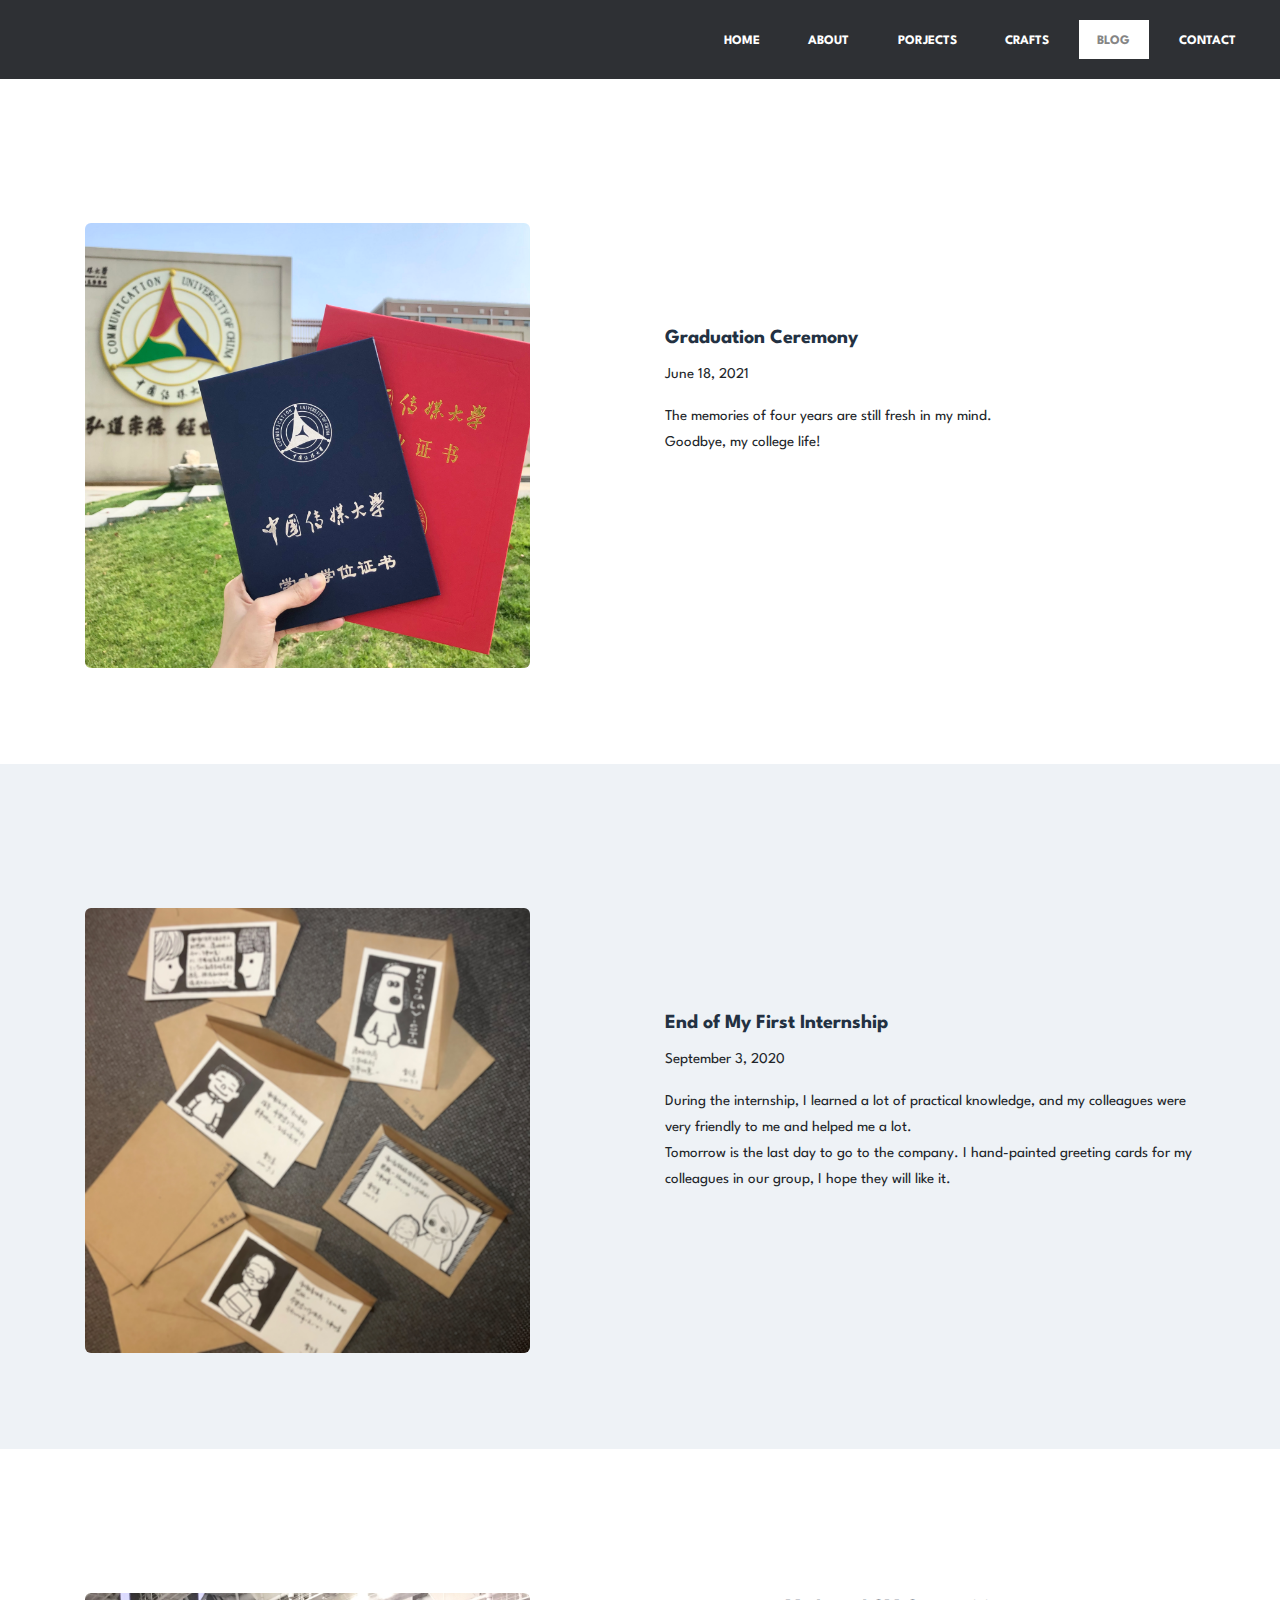
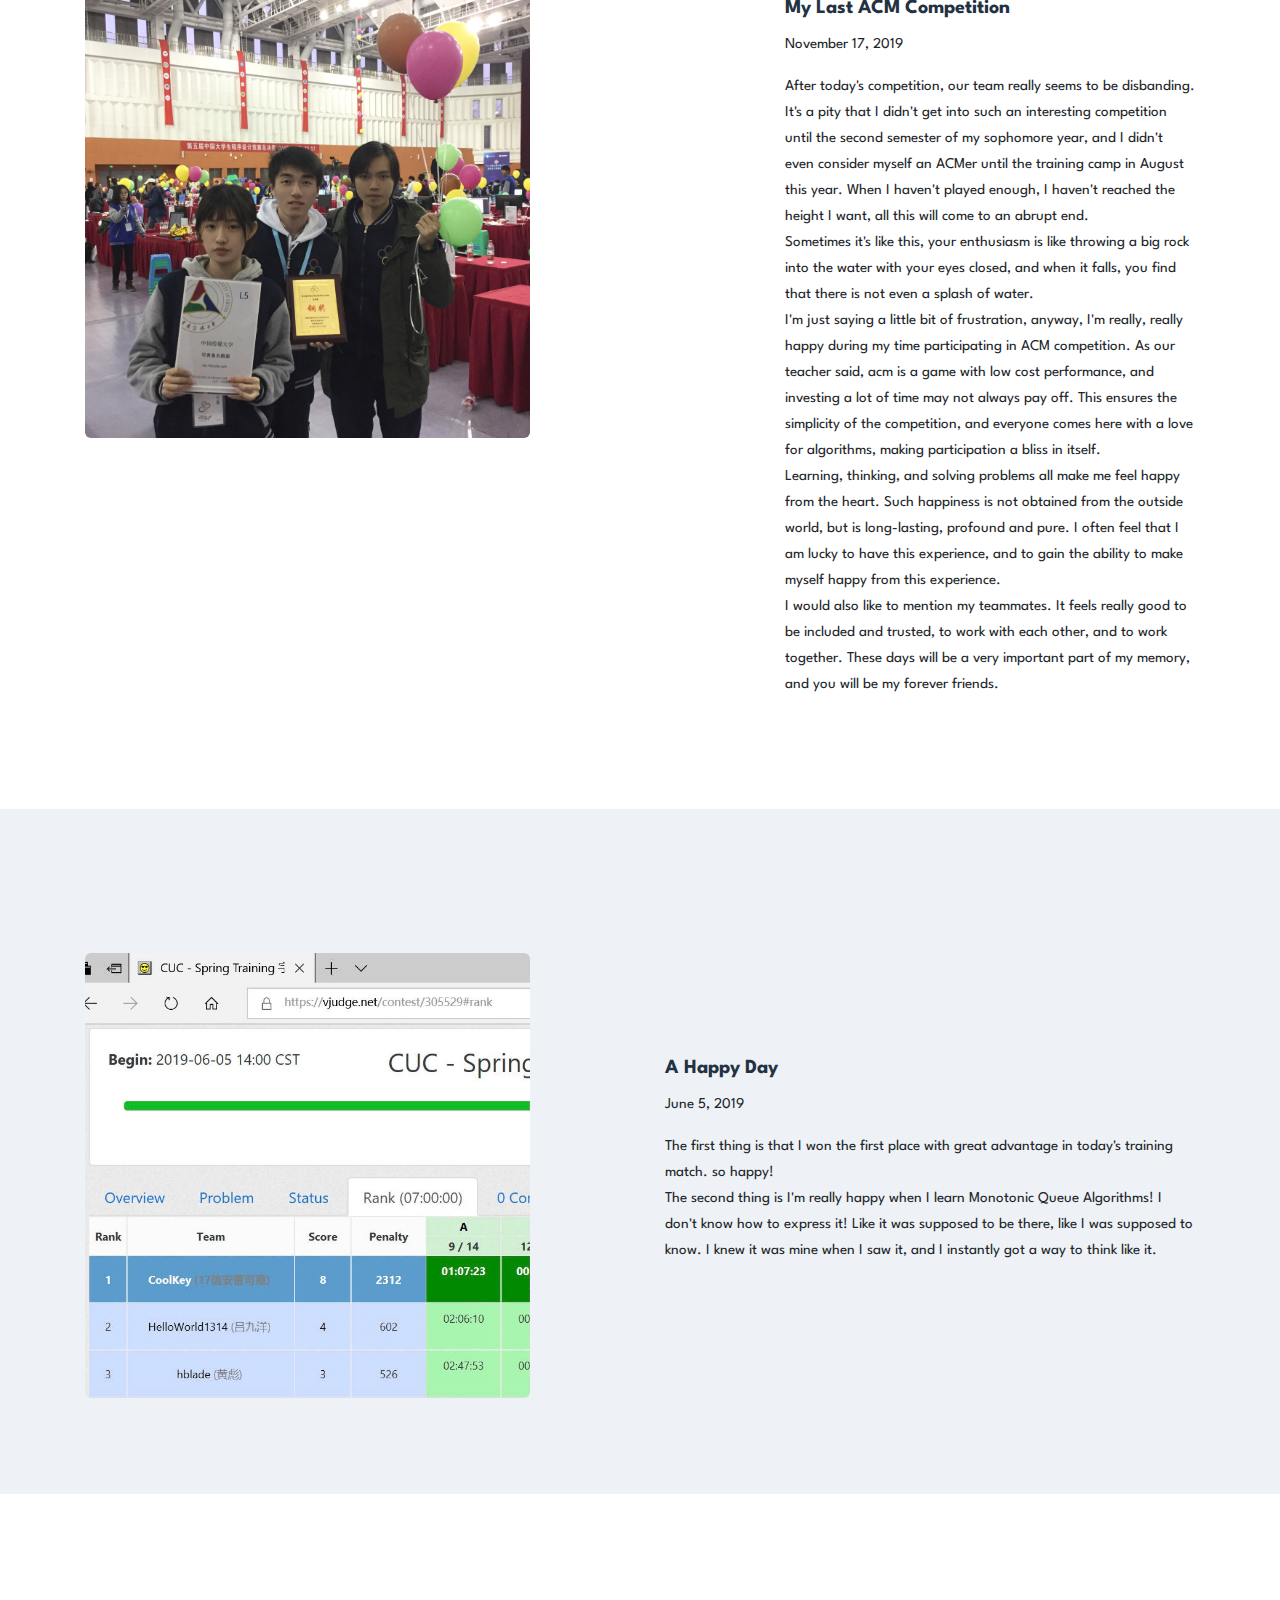
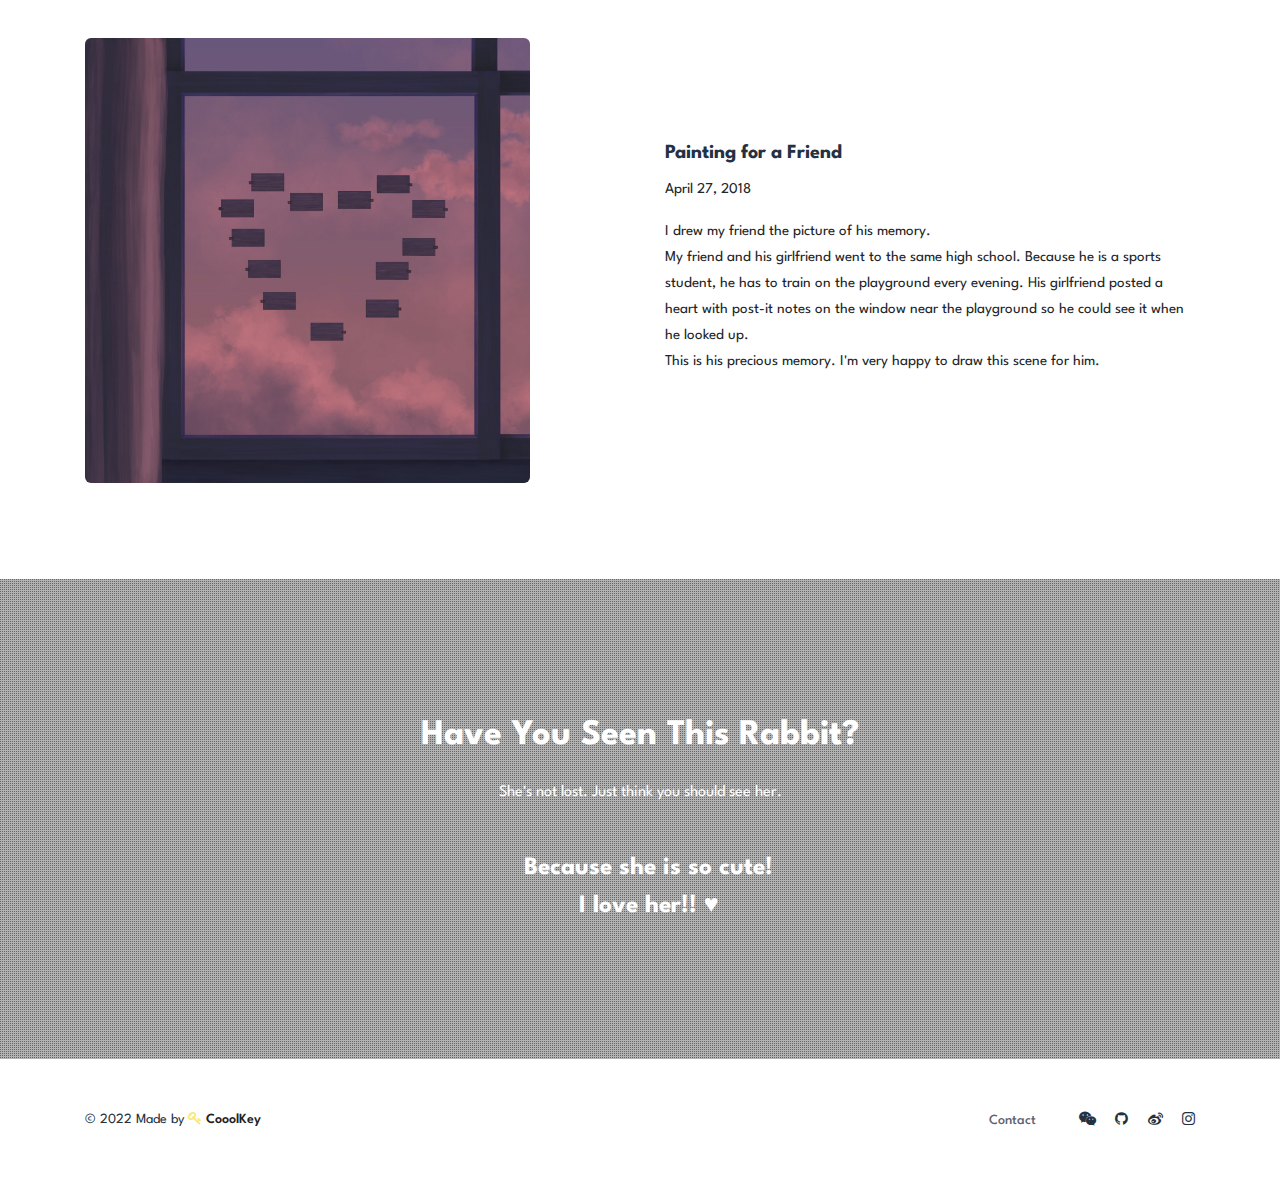
<file: blog.html>
<!doctype html>
<html lang="zxx">

<head>
  <!-- Required meta tags -->
  <meta charset="utf-8">
  <meta name="viewport" content="width=device-width, initial-scale=1, shrink-to-fit=no">
  <title>CooolKey Box - Blog</title>
  <!-- Template CSS -->
  <link rel="stylesheet" href="assets/css/style-starter.css">
  <!-- Template CSS -->
  <link href="//fonts.googleapis.com/css?family=Spartan:400,500,600,700,900&display=swap" rel="stylesheet">
  <!-- Template CSS -->

</head>

<body>
<section class="w3l-banner-main w3l-inner-page-main">
  <div class="breadcrumb-infhny">
    <header id="site-header" class="header-top">
      <nav class="navbar navbar-expand-lg shift " id="header">

        <div class="collapse navbar-collapse" id="navbarTogglerDemo02">
          <ul class="navbar-nav ml-auto">
            <li class="nav-item">
              <a class="nav-link" href="index.html">Home <span class="sr-only">(current)</span></a>
            </li>
            <li class="nav-item">
              <a class="nav-link effect-3" href="about.html">About</a>
            </li>
            <li class="nav-item">
                <a class="nav-link effect-3" href="index.html#projects">Porjects</a>
              </li>
			  <li class="nav-item">
                <a class="nav-link effect-3" href="index.html#crafts">Crafts</a>
              </li>
              <li class="nav-item active">
                <a class="nav-link effect-3" href="blog.html">Blog</a>
              </li>
              <li class="nav-item">
                <a class="nav-link effect-3" href="contact.html">Contact</a>
            </li>
          </ul>

        </div>
      </nav>
    </header>
</section>

<section class="blank">
</section>

	<!-- <section class="w3l-services-6-main">
		<div class="services-6 py-5">
			<div class="container py-lg-5">

				<h3 class="hny-title">First Look<span class="dot-1">.</span></h3>
				<div class="row story-6-grids text-left mt-lg-5 mt-4">
					<div class="col-lg-5 story-gd-left">
						<img src="assets/images/serve.jpg" class="img-fluid" alt="">
					</div>
					<div class="col-lg-7 story-gd-right">
						<div class="serve-6-hny">
							<div class="serve-6-hny-icon">
								<span class="fa fa-paint-brush"></span>
							</div>
							<div class="serve-6-hny-info">
								<h6><a href="#">Modern design</a></h6>
								<p>Lorem ipsum dolor sit amet consequuntur.</p>
							</div>

						</div>
						<div class="serve-6-hny">
							<div class="serve-6-hny-icon">
								<span class="fa fa-newspaper-o"></span>
							</div>
							<div class="serve-6-hny-info">
								<h6><a href="#">Multi-purpose</a></h6>
								<p>Lorem ipsum dolor sit amet consequuntur.</p>
							</div>

						</div>
						<div class="serve-6-hny">
							<div class="serve-6-hny-icon">
								<span class="fa fa-file-text-o"></span>
							</div>
							<div class="serve-6-hny-info">
								<h6><a href="#">Powerful Editor</a></h6>
								<p>Lorem ipsum dolor sit amet consequuntur.</p>
							</div>

						</div>
						<div class="serve-6-hny">
							<div class="serve-6-hny-icon">
								<span class="fa fa-lightbulb-o"></span>
							</div>
							<div class="serve-6-hny-info">
								<h6><a href="#">User Experience</a></h6>
								<p>Lorem ipsum dolor sit amet consequuntur.</p>
							</div>

						</div>
					</div>

				</div>

			</div>
		</div>
		</div>
	</section> -->

	<section class="w3l-services-6-main" id="blog5">
		<div class="services-6 py-5">
			<div class="container py-lg-5">

				<!-- <h3 class="hny-title">First Look<span class="dot-1">.</span></h3> -->
				<div class="row story-6-grids text-left mt-lg-5 mt-4">
					<div class="col-lg-5 story-gd-left">
						<img src="assets/images/5.jpg" class="img-fluid" alt="">
					</div>
					<div class="col-lg-7 story-gd-right">
						<div class="serve-6-hny">
							<div class="serve-6-hny-info">
								<h6><a href="#">Graduation Ceremony</a></h6>
								<p>June 18, 2021</p>
								<p>The memories of four years are still fresh in my mind.<br>Goodbye, my college life!</p>
							</div>

						</div>
						
						
					</div>

				</div>

			</div>
		</div>
		</div>
	</section>

	<section class="w3l-services-6-main-2" id="blog4">
		<div class="services-6 py-5">
			<div class="container py-lg-5">

				<!-- <h3 class="hny-title">First Look<span class="dot-1">.</span></h3> -->
				<div class="row story-6-grids text-left mt-lg-5 mt-4">
					<div class="col-lg-5 story-gd-left">
						<img src="assets/images/4.jpg" class="img-fluid" alt="">
					</div>
					<div class="col-lg-7 story-gd-right">
						<div class="serve-6-hny">
							<div class="serve-6-hny-info">
								<h6><a href="#">End of My First Internship</a></h6>
								<p>September 3, 2020</p>
								<p>During the internship, I learned a lot of practical knowledge, and my colleagues were very friendly to me and helped me a lot.<br>
								Tomorrow is the last day to go to the company. I hand-painted greeting cards for my colleagues in our group, I hope they will like it.</p>
							</div>

						</div>
						
						
					</div>

				</div>

			</div>
		</div>
		</div>
	</section>

	<section class="w3l-services-6-main-long" id="blog3">
		<div class="services-6 py-5">
			<div class="container py-lg-5">

				<!-- <h3 class="hny-title">First Look<span class="dot-1">.</span></h3> -->
				<div class="row story-6-grids text-left mt-lg-5 mt-4">
					<div class="col-lg-5 story-gd-left">
						<img src="assets/images/3.jpg" class="img-fluid" alt="">
					</div>
					<div class="col-lg-7 story-gd-right">
						<div class="serve-6-hny">
							<div class="serve-6-hny-info">
								<h6><a href="#">My Last ACM Competition</a></h6>
								<p>November 17, 2019</p>
								<p>After today's competition, our team really seems to be disbanding. <br>
									It's a pity that I didn't get into such an interesting competition until 
									the second semester of my sophomore year, and I didn't even consider myself 
									an ACMer until the training camp in August this year. 
									When I haven't played enough, I haven't reached the height I want, all this will come to an abrupt end.<br>
									Sometimes it's like this, your enthusiasm is like throwing a big rock into the water with your eyes closed,
									 and when it falls, you find that there is not even a splash of water.<br>
									I'm just saying a little bit of frustration, anyway, I'm really, really happy during my time participating in ACM competition. 
									As our teacher said, acm is a game with low cost performance, and investing a lot of time may not always pay off. 
									This ensures the simplicity of the competition, and everyone comes here with a love for algorithms, making participation a bliss in itself.<br>
									Learning, thinking, and solving problems all make me feel happy from the heart. Such happiness is not obtained from the outside world, 
									but is long-lasting, profound and pure. I often feel that I am lucky to have this experience, and to gain the ability to make myself happy from this experience.<br>
									I would also like to mention my teammates. It feels really good to be included and trusted, to work with each other, and to work together. These days will be a very important part of my memory, and you will be my forever friends.</p>
							</div>

						</div>
						
						
					</div>

				</div>

			</div>
		</div>
		</div>
	</section>

	<section class="w3l-services-6-main-2" id="blog2">
		<div class="services-6 py-5">
			<div class="container py-lg-5">

				<!-- <h3 class="hny-title">First Look<span class="dot-1">.</span></h3> -->
				<div class="row story-6-grids text-left mt-lg-5 mt-4">
					<div class="col-lg-5 story-gd-left">
						<img src="assets/images/2.jpg" class="img-fluid" alt="">
					</div>
					<div class="col-lg-7 story-gd-right">
						<div class="serve-6-hny">
							<div class="serve-6-hny-info">
								<h6><a href="#">A Happy Day</a></h6>
								<p>June 5, 2019</p>
								<p>The first thing is that I won the first place with great advantage in today's training match. so happy!<br>
								The second thing is I'm really happy when I learn Monotonic Queue Algorithms! 
								I don't know how to express it! Like it was supposed to be there, like I was supposed to know. I knew it was mine when I saw it, and I instantly got a way to think like it.</p>
							</div>

						</div>
						
						
					</div>

				</div>

			</div>
		</div>
		</div>
	</section>

	<section class="w3l-services-6-main" id="blog1">
		<div class="services-6 py-5">
			<div class="container py-lg-5">

				<!-- <h3 class="hny-title">First Look<span class="dot-1">.</span></h3> -->
				<div class="row story-6-grids text-left mt-lg-5 mt-4">
					<div class="col-lg-5 story-gd-left">
						<img src="assets/images/1.jpg" class="img-fluid" alt="">
					</div>
					<div class="col-lg-7 story-gd-right">
						<div class="serve-6-hny">
							<div class="serve-6-hny-info">
								<h6><a href="#">Painting for a Friend</a></h6>
								<p>April 27, 2018</p>
								<p>I drew my friend the picture of his memory.<br>
								My friend and his girlfriend went to the same high school. 
								Because he is a sports student, he has to train on the playground every evening. 
								His girlfriend posted a heart with post-it notes on the window near the playground so he could see it when he looked up.<br>
								This is his precious memory. I'm very happy to draw this scene for him.</p>
							</div>

						</div>
						
						
					</div>

				</div>

			</div>
		</div>
		</div>
	</section>

	<!-- head -->
		<!-- <section class="features-4">
			<div class="features4-block py-5">
				<div class="container py-lg-5">
					<h3 class="hny-title two">What I Do<span class="dot-1">.</span></h3>

					<div class="features4-grids text-left row mt-5">
						<div class="col-lg-4 col-md-6 features4-grid">
							<div class="features4-grid-inn">
								<span class="fa fa-pencil-square-o icon-fea4" aria-hidden="true"></span>
								<h5><a href="#URL">Web Design</a></h5>
								<p>Lorem ipsum dolor sit amet,Ea consequuntur illum facere.</p>

							</div>
						</div>
						<div class="col-lg-4 col-md-6 features4-grid">
							<div class="features4-grid-inn">
								<span class="fa fa-umbrella icon-fea4" aria-hidden="true"></span>
								<h5><a href="#URL">Web Development</a></h5>
								<p>Lorem ipsum dolor sit amet,Ea consequuntur illum facere.</p>

							</div>
						</div>
						<div class="col-lg-4 col-md-6 features4-grid third">
							<div class="features4-grid-inn">
								<span class="fa fa-cogs icon-fea4" aria-hidden="true"></span>
								<h5><a href="#URL">Social Media</a></h5>
								<p>Lorem ipsum dolor sit amet,Ea consequuntur illum facere.</p>

							</div>
						</div>
						<div class="col-lg-4 col-md-6 features4-grid">
							<div class="features4-grid-inn">
								<span class="fa fa-spinner icon-fea4" aria-hidden="true"></span>
								<h5><a href="#URL">Photography</a></h5>
								<p>Lorem ipsum dolor sit amet,Ea consequuntur illum facere.</p>

							</div>
						</div>
						<div class="col-lg-4 col-md-6 features4-grid">
							<div class="features4-grid-inn">
								<span class="fa fa-shield icon-fea4" aria-hidden="true"></span>
								<h5><a href="#URL">Brand Identity</a></h5>
								<p>Lorem ipsum dolor sit amet,Ea consequuntur illum facere.</p>

							</div>
						</div>
						<div class="col-lg-4 col-md-6 features4-grid third">
							<div class="features4-grid-inn">
								<span class="fa fa-tachometer icon-fea4" aria-hidden="true"></span>
								<h5><a href="#URL">Seo Optimization</a></h5>
								<p>Lorem ipsum dolor sit amet,Ea consequuntur illum facere.</p>

							</div>
						</div>
					</div>
				</div>
			</div>
	</div>
	</section> -->
	<!-- features-4 -->
	<!-- <section class="w3l-pricing-12-main"> -->
		<!-- /pricing -->
		<!-- <div class="content-12-price text-left py-5">
			<div class="container py-lg-5">

				<h3 class="hny-title">Pricing Plans<span class="dot-1">.</span></h3>
				<div class="price-right mt-lg-5 mt-4">
					<div class="tabs">
						<ul class="nav nav-pills my-md-5 my-3" id="pills-tab" role="tablist">
							<li class="nav-item">
								<a class="nav-link active" id="pills-home-tab" data-toggle="pill" href="#pills-home"
									role="tab" aria-controls="pills-home" aria-selected="true">Weekly</a>
							</li>
							<li class="nav-item">
								<a class="nav-link" id="pills-profile-tab" data-toggle="pill" href="#pills-profile"
									role="tab" aria-controls="pills-profile" aria-selected="false">Monthly</a>
							</li>

						</ul>
						<div class="tab-content" id="pills-tabContent">
							<div class="tab-pane fade show active" id="pills-home" role="tabpanel"
								aria-labelledby="pills-home-tab">
								<div class="menu-grids mt-4">
									<div class="row t-in">
										<div class="col-lg-4 col-md-6 price-main-info text-center">
											<div class="price-inner card box-shadow">

												<div class="card-body">
													<h4 class="text-uppercase mb-3">Basic</h4>
													<h5 class="card-title pricing-card-title">
														<span class="align-top">$</span>30

													</h5>
													<ul class="list-unstyled mt-3 mb-4">
														<li>100 MB Disk Space</li>
														<li>2 Sub domains</li>
														<li>5 Email Accounts</li>
														<li>We support</li>
														<li>Customer Support 24/7</li>
													</ul>
													<div class="read-more mt-lg-5 mt-4">
														<a href="contact.html" class="read-more">
															<span class="more_text">Buy Now</span>
														</a>
													</div>
												</div>
											</div>
										</div>
										<div class="col-lg-4 col-md-6 price-main-info text-center">
											<div class="price-inner card box-shadow active">

												<div class="card-body">
													<h4 class="text-uppercase mb-3">Satandard</h4>
													<h5 class="card-title pricing-card-title">
														<span class="align-top">$</span>60

													</h5>
													<ul class="list-unstyled mt-3 mb-4">
														<li>100 MB Disk Space</li>
														<li>2 Sub domains</li>
														<li>5 Email Accounts</li>
														<li>We support</li>
														<li>Customer Support 24/7</li>
													</ul>
													<div class="read-more mt-lg-5 mt-4">
														<a href="contact.html" class="read-more">
															<span class="more_text">Buy Now</span>
														</a>
													</div>
												</div>
											</div>
										</div>
										<div class="col-lg-4 col-md-6 price-main-info text-center">
											<div class="price-inner card box-shadow">

												<div class="card-body">
													<h4 class="text-uppercase mb-3">Advance</h4>
													<h5 class="card-title pricing-card-title">
														<span class="align-top">$</span>90

													</h5>
													<ul class="list-unstyled mt-3 mb-4">
														<li>100 MB Disk Space</li>
														<li>2 Sub domains</li>
														<li>5 Email Accounts</li>
														<li>We support</li>
														<li>Customer Support 24/7</li>
													</ul>
													<div class="read-more mt-lg-5 mt-4">
														<a href="contact.html" class="read-more">
															<span class="more_text">Buy Now</span>
														</a>
													</div>
												</div>
											</div>
										</div>
									</div>
								</div>
							</div>
							<div class="tab-pane fade" id="pills-profile" role="tabpanel"
								aria-labelledby="pills-profile-tab">
								<div class="menu-grids mt-4">
									<div class="row t-in">
										<div class="col-lg-4 col-md-6 price-main-info text-center">
											<div class="price-inner card box-shadow">

												<div class="card-body">
													<h4 class="text-uppercase mb-3">Basic</h4>
													<h5 class="card-title pricing-card-title">
														<span class="align-top">$</span>40

													</h5>
													<ul class="list-unstyled mt-3 mb-4">
														<li>100 MB Disk Space</li>
														<li>2 Sub domains</li>
														<li>5 Email Accounts</li>
														<li>We support</li>
														<li>Customer Support 24/7</li>
													</ul>
													<div class="read-more mt-lg-5 mt-4">
														<a href="contact.html" class="read-more">
															<span class="more_text">Buy Now</span>
														</a>
													</div>
												</div>
											</div>
										</div>
										<div class="col-lg-4 col-md-6 price-main-info text-center">
											<div class="price-inner card box-shadow active">

												<div class="card-body">
													<h4 class="text-uppercase mb-3">Satandard</h4>
													<h5 class="card-title pricing-card-title">
														<span class="align-top">$</span>70

													</h5>
													<ul class="list-unstyled mt-3 mb-4">
														<li>100 MB Disk Space</li>
														<li>2 Sub domains</li>
														<li>5 Email Accounts</li>
														<li>We support</li>
														<li>Customer Support 24/7</li>
													</ul>
													<div class="read-more mt-lg-5 mt-4">
														<a href="contact.html" class="read-more">
															<span class="more_text">Buy Now</span>
														</a>
													</div>
												</div>
											</div>
										</div>
										<div class="col-lg-4 col-md-6 price-main-info text-center">
											<div class="price-inner card box-shadow">

												<div class="card-body">
													<h4 class="text-uppercase mb-3">Advance</h4>
													<h5 class="card-title pricing-card-title">
														<span class="align-top">$</span>99

													</h5>
													<ul class="list-unstyled mt-3 mb-4">
														<li>100 MB Disk Space</li>
														<li>2 Sub domains</li>
														<li>5 Email Accounts</li>
														<li>We support</li>
														<li>Customer Support 24/7</li>
													</ul>
													<div class="read-more mt-lg-5 mt-4">
														<a href="contact.html" class="read-more">
															<span class="more_text">Buy Now</span>
														</a>
													</div>
												</div>
											</div>
										</div>
									</div>
								</div>
							</div>
						</div>
					</div>
				</div>
			</div>
	</section> -->
	<!-- //pricing -->
	<!-- <section class="w3l-satisfied-main"> -->
		<!-- /specification-6-->
		<!-- <div class="satisfy-content">
			<div class="layer-3 py-5">
				<div class="container">
					<h3 class="hny-title two">Satisfied Clients<span class="dot-1">.</span></h3> -->
					<!--start-divice-scree-slider-->
					<!-- <div class="skill_info mt-lg-5 mt-4">
						<div class="stats_left">
							<div class="counter_grid">
								<div class="icon">
									<span class="fa fa-laptop" aria-hidden="true"></span>
								</div>
								<div class="icon_info">
									<p class="counter">65</p>
									<h3>Digital Market Place</h3>
								</div>
							</div>
						</div>
						<div class="stats_left">
							<div class="counter_grid">
								<div class="icon">
									<span class="fa fa-user" aria-hidden="true"></span>
								</div>
								<div class="icon_info">
									<p class="counter">563</p>
									<h3>Made for Elite Clients</h3>
								</div>
							</div>
						</div>
						<div class="stats_left">
							<div class="counter_grid">
								<div class="icon">
									<span class="fa fa-trophy" aria-hidden="true"></span>
								</div>
								<div class="icon_info">
									<p class="counter">245</p>
									<h3>Won On Contests</h3>
								</div>
							</div>
						</div>

					</div>

				</div>
			</div>
	</section> -->
	<!-- //specification-6-->
    <!--/w3l-download-main-->
    <section class="w3l-download-main">
    	<!--/download-->
    	<div class="download-content text-center">
    		<div class="layer-2 py-5">
    			<div class="container py-lg-3">
    				<h3 class="hny-title two">Have you seen this rabbit?</h3>
    				<h6>She's not lost. Just think you should see her.</h6>
    				<div class="read-more mt-lg-5 mt-4">
    					<a class="read-more">
    						<span class="more_text_2">Because she is so cute!<br>I love her!! ♥</span>
    					</a>
    				</div>
    			</div>
    		</div>
    	</div>
    	</div>
    	<!--//download-->
    </section>
    <!--//w3l-download-main-->
<!-- footer -->
<footer class="w3l-footer-16">
    <div class="footer-content py-lg-5 py-4 text-center">
        <div class="container">
            <div class="row copy-right">
                <div class="col-lg-6 footer-left text-lg-left text-center">
                    <h6>© 2022 Made by  <span class="fa fa-key" aria-hidden="true"> <a
                            href="https://github.com/CooolKey" target="_blank">
                            CooolKey</a></span> </h6>
                </div>
                <div class="col-lg-6 footer-right text-lg-right text-center">
                    <ul class="footer-gd-16">
                        <li><a href="contact.html">Contact</a></li>
                    </ul>
                    <div class="share-icons-footer ml-lg-4">
                        <a class="image-zoom" href="assets/images/QR_code.jpg" data-gal="prettyPhoto[gallery]"><span class="fa fa-wechat"></span></a>
						<a href="https://github.com/CooolKey"><span class="fa fa-github"></span></a>
                        <a href="https://weibo.com/u/3739235250"><span class="fa fa-weibo"></span></a>
                        <a href="https://www.instagram.com/chocooobaby/"><span class="fa fa-instagram"></span></a>
						
                    </div>
                </div>
            </div>
            <button onclick="topFunction()" id="movetop" title="Go to top">
                <span class="fa fa-angle-up"></span>
            </button>
        </div>
    </div>


		<!-- move top -->
		<script>
			// When the user scrolls down 20px from the top of the document, show the button
			window.onscroll = function () {
				scrollFunction()
			};

			function scrollFunction() {
				if (document.body.scrollTop > 20 || document.documentElement.scrollTop > 20) {
					document.getElementById("movetop").style.display = "block";
				} else {
					document.getElementById("movetop").style.display = "none";
				}
			}

			// When the user clicks on the button, scroll to the top of the document
			function topFunction() {
				document.body.scrollTop = 0;
				document.documentElement.scrollTop = 0;
			}
		</script>
		<!-- //move top -->
		<script>
			$(function () {
				$('.navbar-toggler').click(function () {
					$('body').toggleClass('noscroll');
				})
			});
		</script>
	</footer>
	<!-- //footer -->
</body>

</html>

<script src="assets/js/jquery-3.3.1.min.js"></script>
<!-- disable body scroll which navbar is in active -->
<script>
	$(function () {
		$('.navbar-toggler').click(function () {
			$('body').toggleClass('noscroll');
		})
	});
</script>
<!--/MENU-JS-->
<script>
	$(window).on("scroll", function () {
		var scroll = $(window).scrollTop();

		if (scroll >= 80) {
			$("#site-header").addClass("nav-fixed");
		} else {
			$("#site-header").removeClass("nav-fixed");
		}
	});

	//Main navigation Active Class Add Remove
	$(".navbar-toggler").on("click", function () {
		$("header").toggleClass("active");
	});
	$(document).on("ready", function () {
		if ($(window).width() > 991) {
			$("header").removeClass("active");
		}
		$(window).on("resize", function () {
			if ($(window).width() > 991) {
				$("header").removeClass("active");
			}
		});
	});
</script>
<!--//MENU-JS-->
<!-- stats -->
<script src="assets/js/jquery.waypoints.min.js"></script>
<script src="assets/js/jquery.countup.js"></script>
<script>
	$('.counter').countUp();
</script>
<!-- //stats -->
<!-- disable body scroll which navbar is in active -->
<!-- //jQuery-Photo-filter-lightbox-portfolio-plugin -->
<script src="assets/js/bootstrap.min.js"></script>
</file>
<file: assets/css/style-starter.css>
/*

 */
@charset "UTF-8";

html {
  scroll-behavior: smooth;
}

h1,
h2,
h3,
h4,
h5,
h6 {
  font-family: 'Spartan', sans-serif;
  font-weight: 700;
}

body,
body a,
body li,
body p,
.btn,
input {
  font-family: 'Spartan', sans-serif;
}

body p {
  line-height: 26px;
  font-weight: 400;
  font-size: 15px;
}

ol,
ul,
dl {
  margin-top: 0;
  margin-bottom: 0rem;
  padding: 0;
}

.form-control:focus {
  box-shadow: none !important;
}

body a:hover {
  color: #972a2a;
  transition: 0.3s ease;
}

body input,
button,
.btn,
textarea {
  border-radius: 6px;
  font-family: 'Spartan', sans-serif;
}

body img {
  border-radius: 6px;
}

.noscroll {
  overflow: hidden;
}

h3.hny-title-1 {
  font-size: 36px;
  line-height: 46px;
  color: #423023;
  margin-bottom: 24px;
  text-transform: capitalize;
  font-weight: 700;
}

h3.hny-title,
h3.hny-title.two {
  font-size: 36px;
  line-height: 46px;
  color: #233142;
  margin-bottom: 24px;
  text-transform: capitalize;
  font-weight: 700;
}

h3.hny-title.two {
  color: #fff;
}

span.dot-1 {
  color: #972a2a;
}

.read-more a {
  color: #972a2a;
  font-weight: 700;
  font-size: 16px;
}

.read-more a:hover {
  color: #4f9da6;
}

.read-more .more_text {
  color: #9c7858;
  margin-left: 0.7em;
  display: inline-block;
  vertical-align: middle;
  transition: color 0.3s ease;
}

.more_text_2 {
  color: #ffffff;
  margin-left: 0.7em;
  display: inline-block;
  vertical-align: middle;
  transition: color 0.3s ease;
  font-size: 25px;
}

.read-more .more_icon {
  display: inline-block;
  vertical-align: middle;
  width: 34px;
  height: 34px;
  line-height: 34px;
  text-align: center;
  color: #423023;
  background-color: #f6f3ee;
  transition: color 0.3s ease, background-color 0.3s ease, border-color 0.3s ease;
  border-radius: 50%;
}

span.red-color {
  color: #972a2a;
}

@media (max-width: 1280px) {

  h3.hny-title,
  h3.hny-title.two {
    font-size: 36px;
    line-height: 46px;
  }
}

@media (max-width: 991px) {

  h3.hny-title,
  h3.hny-title.two {
    font-size: 30px;
    line-height: 40px;
  }

  a.read-more-btn.btn {
    margin-top: 10px;
  }
}

@media (max-width: 480px) {

  h3.hny-title,
  h3.hny-title.two {
    font-size: 28px;
    line-height: 38px;
  }
}

@media (max-width: 440px) {

  h3.hny-title,
  h3.hny-title.two {
    font-size: 26px;
    line-height: 36px;
  }
}

/*!
 *  Font Awesome 4.7.0 by @davegandy - http://fontawesome.io - @fontawesome
 *  License - http://fontawesome.io/license (Font: SIL OFL 1.1, CSS: MIT License)
 */
/* FONT PATH
 * -------------------------- */
@font-face {
  font-family: 'FontAwesome';
  src: url("../fonts/fontawesome-webfont.eot?v=4.7.0");
  src: url("../fonts/fontawesome-webfont.eot?#iefix&v=4.7.0") format("embedded-opentype"), url("../fonts/fontawesome-webfont.woff2?v=4.7.0") format("woff2"), url("../fonts/fontawesome-webfont.woff?v=4.7.0") format("woff"), url("../fonts/fontawesome-webfont.ttf?v=4.7.0") format("truetype"), url("../fonts/fontawesome-webfont.svg?v=4.7.0#fontawesomeregular") format("svg");
  font-weight: normal;
  font-style: normal;
}

.fa {
  display: inline-block;
  font: normal normal normal 14px/1 FontAwesome;
  font-size: inherit;
  text-rendering: auto;
  -webkit-font-smoothing: antialiased;
  -moz-osx-font-smoothing: grayscale;
}

/* makes the font 33% larger relative to the icon container */
.fa-lg {
  font-size: 1.33333em;
  line-height: 0.75em;
  vertical-align: -15%;
}

.fa-2x {
  font-size: 2em;
}

.fa-3x {
  font-size: 3em;
}

.fa-4x {
  font-size: 4em;
}

.fa-5x {
  font-size: 5em;
}

.fa-fw {
  width: 1.28571em;
  text-align: center;
}

.fa-ul {
  padding-left: 0;
  margin-left: 2.14286em;
  list-style-type: none;
}

.fa-ul>li {
  position: relative;
}

.fa-li {
  position: absolute;
  left: -2.14286em;
  width: 2.14286em;
  top: 0.14286em;
  text-align: center;
}

.fa-li.fa-lg {
  left: -1.85714em;
}

.fa-border {
  padding: .2em .25em .15em;
  border: solid 0.08em #eee;
  border-radius: .1em;
}

.fa-pull-left {
  float: left;
}

.fa-pull-right {
  float: right;
}

.fa.fa-pull-left {
  margin-right: .3em;
}

.fa.fa-pull-right {
  margin-left: .3em;
}

/* Deprecated as of 4.4.0 */
.pull-right {
  float: right;
}

.pull-left {
  float: left;
}

.fa.pull-left {
  margin-right: .3em;
}

.fa.pull-right {
  margin-left: .3em;
}

.fa-spin {
  -webkit-animation: fa-spin 2s infinite linear;
  animation: fa-spin 2s infinite linear;
}

.fa-pulse {
  -webkit-animation: fa-spin 1s infinite steps(8);
  animation: fa-spin 1s infinite steps(8);
}

@-webkit-keyframes fa-spin {
  0% {
    transform: rotate(0deg);
  }

  100% {
    transform: rotate(359deg);
  }
}

@keyframes fa-spin {
  0% {
    transform: rotate(0deg);
  }

  100% {
    transform: rotate(359deg);
  }
}

.fa-rotate-90 {
  -ms-filter: "progid:DXImageTransform.Microsoft.BasicImage(rotation=1)";
  transform: rotate(90deg);
}

.fa-rotate-180 {
  -ms-filter: "progid:DXImageTransform.Microsoft.BasicImage(rotation=2)";
  transform: rotate(180deg);
}

.fa-rotate-270 {
  -ms-filter: "progid:DXImageTransform.Microsoft.BasicImage(rotation=3)";
  transform: rotate(270deg);
}

.fa-flip-horizontal {
  -ms-filter: "progid:DXImageTransform.Microsoft.BasicImage(rotation=0, mirror=1)";
  transform: scale(-1, 1);
}

.fa-flip-vertical {
  -ms-filter: "progid:DXImageTransform.Microsoft.BasicImage(rotation=2, mirror=1)";
  transform: scale(1, -1);
}

:root .fa-rotate-90,
:root .fa-rotate-180,
:root .fa-rotate-270,
:root .fa-flip-horizontal,
:root .fa-flip-vertical {
  -webkit-filter: none;
  filter: none;
}

.fa-stack {
  position: relative;
  display: inline-block;
  width: 2em;
  height: 2em;
  line-height: 2em;
  vertical-align: middle;
}

.fa-stack-1x,
.fa-stack-2x {
  position: absolute;
  left: 0;
  width: 100%;
  text-align: center;
}

.fa-stack-1x {
  line-height: inherit;
}

.fa-stack-2x {
  font-size: 2em;
}

.fa-inverse {
  color: #fff;
}

/* Font Awesome uses the Unicode Private Use Area (PUA) to ensure screen
   readers do not read off random characters that represent icons */
.fa-glass:before {
  content: "";
}

.fa-music:before {
  content: "";
}

.fa-search:before {
  content: "";
}

.fa-envelope-o:before {
  content: "";
}

.fa-heart:before {
  content: "";
}

.fa-star:before {
  content: "";
}

.fa-star-o:before {
  content: "";
}

.fa-user:before {
  content: "";
}

.fa-film:before {
  content: "";
}

.fa-th-large:before {
  content: "";
}

.fa-th:before {
  content: "";
}

.fa-th-list:before {
  content: "";
}

.fa-check:before {
  content: "";
}

.fa-remove:before,
.fa-close:before,
.fa-times:before {
  content: "";
}

.fa-search-plus:before {
  content: "";
}

.fa-search-minus:before {
  content: "";
}

.fa-power-off:before {
  content: "";
}

.fa-signal:before {
  content: "";
}

.fa-gear:before,
.fa-cog:before {
  content: "";
}

.fa-trash-o:before {
  content: "";
}

.fa-home:before {
  content: "";
}

.fa-file-o:before {
  content: "";
}

.fa-clock-o:before {
  content: "";
}

.fa-road:before {
  content: "";
}

.fa-download:before {
  content: "";
}

.fa-arrow-circle-o-down:before {
  content: "";
}

.fa-arrow-circle-o-up:before {
  content: "";
}

.fa-inbox:before {
  content: "";
}

.fa-play-circle-o:before {
  content: "";
}

.fa-rotate-right:before,
.fa-repeat:before {
  content: "";
}

.fa-refresh:before {
  content: "";
}

.fa-list-alt:before {
  content: "";
}

.fa-lock:before {
  content: "";
}

.fa-flag:before {
  content: "";
}

.fa-headphones:before {
  content: "";
}

.fa-volume-off:before {
  content: "";
}

.fa-volume-down:before {
  content: "";
}

.fa-volume-up:before {
  content: "";
}

.fa-qrcode:before {
  content: "";
}

.fa-barcode:before {
  content: "";
}

.fa-tag:before {
  content: "";
}

.fa-tags:before {
  content: "";
}

.fa-book:before {
  content: "";
}

.fa-bookmark:before {
  content: "";
}

.fa-print:before {
  content: "";
}

.fa-camera:before {
  content: "";
}

.fa-font:before {
  content: "";
}

.fa-bold:before {
  content: "";
}

.fa-italic:before {
  content: "";
}

.fa-text-height:before {
  content: "";
}

.fa-text-width:before {
  content: "";
}

.fa-align-left:before {
  content: "";
}

.fa-align-center:before {
  content: "";
}

.fa-align-right:before {
  content: "";
}

.fa-align-justify:before {
  content: "";
}

.fa-list:before {
  content: "";
}

.fa-dedent:before,
.fa-outdent:before {
  content: "";
}

.fa-indent:before {
  content: "";
}

.fa-video-camera:before {
  content: "";
}

.fa-photo:before,
.fa-
:before,
.fa-picture-o:before {
  content: "";
}

.fa-pencil:before {
  content: "";
}

.fa-map-marker:before {
  content: "";
}

.fa-adjust:before {
  content: "";
}

.fa-tint:before {
  content: "";
}

.fa-edit:before,
.fa-pencil-square-o:before {
  content: "";
}

.fa-share-square-o:before {
  content: "";
}

.fa-check-square-o:before {
  content: "";
}

.fa-arrows:before {
  content: "";
}

.fa-step-backward:before {
  content: "";
}

.fa-fast-backward:before {
  content: "";
}

.fa-backward:before {
  content: "";
}

.fa-play:before {
  content: "";
}

.fa-pause:before {
  content: "";
}

.fa-stop:before {
  content: "";
}

.fa-forward:before {
  content: "";
}

.fa-fast-forward:before {
  content: "";
}

.fa-step-forward:before {
  content: "";
}

.fa-eject:before {
  content: "";
}

.fa-chevron-left:before {
  content: "";
}

.fa-chevron-right:before {
  content: "";
}

.fa-plus-circle:before {
  content: "";
}

.fa-minus-circle:before {
  content: "";
}

.fa-times-circle:before {
  content: "";
}

.fa-check-circle:before {
  content: "";
}

.fa-question-circle:before {
  content: "";
}

.fa-info-circle:before {
  content: "";
}

.fa-crosshairs:before {
  content: "";
}

.fa-times-circle-o:before {
  content: "";
}

.fa-check-circle-o:before {
  content: "";
}

.fa-ban:before {
  content: "";
}

.fa-arrow-left:before {
  content: "";
}

.fa-arrow-right:before {
  content: "";
}

.fa-arrow-up:before {
  content: "";
}

.fa-arrow-down:before {
  content: "";
}

.fa-mail-forward:before,
.fa-share:before {
  content: "";
}

.fa-expand:before {
  content: "";
}

.fa-compress:before {
  content: "";
}

.fa-plus:before {
  content: "";
}

.fa-minus:before {
  content: "";
}

.fa-asterisk:before {
  content: "";
}

.fa-exclamation-circle:before {
  content: "";
}

.fa-gift:before {
  content: "";
}

.fa-leaf:before {
  content: "";
}

.fa-fire:before {
  content: "";
}

.fa-eye:before {
  content: "";
}

.fa-eye-slash:before {
  content: "";
}

.fa-warning:before,
.fa-exclamation-triangle:before {
  content: "";
}

.fa-plane:before {
  content: "";
}

.fa-calendar:before {
  content: "";
}

.fa-random:before {
  content: "";
}

.fa-comment:before {
  content: "";
}

.fa-magnet:before {
  content: "";
}

.fa-chevron-up:before {
  content: "";
}

.fa-chevron-down:before {
  content: "";
}

.fa-retweet:before {
  content: "";
}

.fa-shopping-cart:before {
  content: "";
}

.fa-folder:before {
  content: "";
}

.fa-folder-open:before {
  content: "";
}

.fa-arrows-v:before {
  content: "";
}

.fa-arrows-h:before {
  content: "";
}

.fa-bar-chart-o:before,
.fa-bar-chart:before {
  content: "";
}

.fa-twitter-square:before {
  content: "";
}

.fa-facebook-square:before {
  content: "";
}

.fa-camera-retro:before {
  content: "";
}

.fa-key:before {
  content: "";
}

.fa-gears:before,
.fa-cogs:before {
  content: "";
}

.fa-comments:before {
  content: "";
}

.fa-thumbs-o-up:before {
  content: "";
}

.fa-thumbs-o-down:before {
  content: "";
}

.fa-star-half:before {
  content: "";
}

.fa-heart-o:before {
  content: "";
}

.fa-sign-out:before {
  content: "";
}

.fa-linkedin-square:before {
  content: "";
}

.fa-thumb-tack:before {
  content: "";
}

.fa-external-link:before {
  content: "";
}

.fa-sign-in:before {
  content: "";
}

.fa-trophy:before {
  content: "";
}

.fa-github-square:before {
  content: "";
}

.fa-upload:before {
  content: "";
}

.fa-lemon-o:before {
  content: "";
}

.fa-phone:before {
  content: "";
}

.fa-square-o:before {
  content: "";
}

.fa-bookmark-o:before {
  content: "";
}

.fa-phone-square:before {
  content: "";
}

.fa-twitter:before {
  content: "";
}

.fa-facebook-f:before,
.fa-facebook:before {
  content: "";
}

.fa-github:before {
  content: "";
}

.fa-unlock:before {
  content: "";
}

.fa-credit-card:before {
  content: "";
}

.fa-feed:before,
.fa-rss:before {
  content: "";
}

.fa-hdd-o:before {
  content: "";
}

.fa-bullhorn:before {
  content: "";
}

.fa-bell:before {
  content: "";
}

.fa-certificate:before {
  content: "";
}

.fa-hand-o-right:before {
  content: "";
}

.fa-hand-o-left:before {
  content: "";
}

.fa-hand-o-up:before {
  content: "";
}

.fa-hand-o-down:before {
  content: "";
}

.fa-arrow-circle-left:before {
  content: "";
}

.fa-arrow-circle-right:before {
  content: "";
}

.fa-arrow-circle-up:before {
  content: "";
}

.fa-arrow-circle-down:before {
  content: "";
}

.fa-globe:before {
  content: "";
}

.fa-wrench:before {
  content: "";
}

.fa-tasks:before {
  content: "";
}

.fa-filter:before {
  content: "";
}

.fa-briefcase:before {
  content: "";
}

.fa-arrows-alt:before {
  content: "";
}

.fa-group:before,
.fa-users:before {
  content: "";
}

.fa-chain:before,
.fa-link:before {
  content: "";
}

.fa-cloud:before {
  content: "";
}

.fa-flask:before {
  content: "";
}

.fa-cut:before,
.fa-scissors:before {
  content: "";
}

.fa-copy:before,
.fa-files-o:before {
  content: "";
}

.fa-paperclip:before {
  content: "";
}

.fa-save:before,
.fa-floppy-o:before {
  content: "";
}

.fa-square:before {
  content: "";
}

.fa-navicon:before,
.fa-reorder:before,
.fa-bars:before {
  content: "";
}

.fa-list-ul:before {
  content: "";
}

.fa-list-ol:before {
  content: "";
}

.fa-strikethrough:before {
  content: "";
}

.fa-underline:before {
  content: "";
}

.fa-table:before {
  content: "";
}

.fa-magic:before {
  content: "";
}

.fa-truck:before {
  content: "";
}

.fa-pinterest:before {
  content: "";
}

.fa-pinterest-square:before {
  content: "";
}

.fa-google-plus-square:before {
  content: "";
}

.fa-google-plus:before {
  content: "";
}

.fa-money:before {
  content: "";
}

.fa-caret-down:before {
  content: "";
}

.fa-caret-up:before {
  content: "";
}

.fa-caret-left:before {
  content: "";
}

.fa-caret-right:before {
  content: "";
}

.fa-columns:before {
  content: "";
}

.fa-unsorted:before,
.fa-sort:before {
  content: "";
}

.fa-sort-down:before,
.fa-sort-desc:before {
  content: "";
}

.fa-sort-up:before,
.fa-sort-asc:before {
  content: "";
}

.fa-envelope:before {
  content: "";
}

.fa-linkedin:before {
  content: "";
}

.fa-rotate-left:before,
.fa-undo:before {
  content: "";
}

.fa-legal:before,
.fa-gavel:before {
  content: "";
}

.fa-dashboard:before,
.fa-tachometer:before {
  content: "";
}

.fa-comment-o:before {
  content: "";
}

.fa-comments-o:before {
  content: "";
}

.fa-flash:before,
.fa-bolt:before {
  content: "";
}

.fa-sitemap:before {
  content: "";
}

.fa-umbrella:before {
  content: "";
}

.fa-paste:before,
.fa-clipboard:before {
  content: "";
}

.fa-lightbulb-o:before {
  content: "";
}

.fa-exchange:before {
  content: "";
}

.fa-cloud-download:before {
  content: "";
}

.fa-cloud-upload:before {
  content: "";
}

.fa-user-md:before {
  content: "";
}

.fa-stethoscope:before {
  content: "";
}

.fa-suitcase:before {
  content: "";
}

.fa-bell-o:before {
  content: "";
}

.fa-coffee:before {
  content: "";
}

.fa-cutlery:before {
  content: "";
}

.fa-file-text-o:before {
  content: "";
}

.fa-building-o:before {
  content: "";
}

.fa-hospital-o:before {
  content: "";
}

.fa-ambulance:before {
  content: "";
}

.fa-medkit:before {
  content: "";
}

.fa-fighter-jet:before {
  content: "";
}

.fa-beer:before {
  content: "";
}

.fa-h-square:before {
  content: "";
}

.fa-plus-square:before {
  content: "";
}

.fa-angle-double-left:before {
  content: "";
}

.fa-angle-double-right:before {
  content: "";
}

.fa-angle-double-up:before {
  content: "";
}

.fa-angle-double-down:before {
  content: "";
}

.fa-angle-left:before {
  content: "";
}

.fa-angle-right:before {
  content: "";
}

.fa-angle-up:before {
  content: "";
}

.fa-angle-down:before {
  content: "";
}

.fa-desktop:before {
  content: "";
}

.fa-laptop:before {
  content: "";
}

.fa-tablet:before {
  content: "";
}

.fa-mobile-phone:before,
.fa-mobile:before {
  content: "";
}

.fa-circle-o:before {
  content: "";
}

.fa-quote-left:before {
  content: "";
}

.fa-quote-right:before {
  content: "";
}

.fa-spinner:before {
  content: "";
}

.fa-circle:before {
  content: "";
}

.fa-mail-reply:before,
.fa-reply:before {
  content: "";
}

.fa-github-alt:before {
  content: "";
}

.fa-folder-o:before {
  content: "";
}

.fa-folder-open-o:before {
  content: "";
}

.fa-smile-o:before {
  content: "";
}

.fa-frown-o:before {
  content: "";
}

.fa-meh-o:before {
  content: "";
}

.fa-gamepad:before {
  content: "";
}

.fa-keyboard-o:before {
  content: "";
}

.fa-flag-o:before {
  content: "";
}

.fa-flag-checkered:before {
  content: "";
}

.fa-terminal:before {
  content: "";
}

.fa-code:before {
  content: "";
}

.fa-mail-reply-all:before,
.fa-reply-all:before {
  content: "";
}

.fa-star-half-empty:before,
.fa-star-half-full:before,
.fa-star-half-o:before {
  content: "";
}

.fa-location-arrow:before {
  content: "";
}

.fa-crop:before {
  content: "";
}

.fa-code-fork:before {
  content: "";
}

.fa-unlink:before,
.fa-chain-broken:before {
  content: "";
}

.fa-question:before {
  content: "";
}

.fa-info:before {
  content: "";
}

.fa-exclamation:before {
  content: "";
}

.fa-superscript:before {
  content: "";
}

.fa-subscript:before {
  content: "";
}

.fa-eraser:before {
  content: "";
}

.fa-puzzle-piece:before {
  content: "";
}

.fa-microphone:before {
  content: "";
}

.fa-microphone-slash:before {
  content: "";
}

.fa-shield:before {
  content: "";
}

.fa-calendar-o:before {
  content: "";
}

.fa-fire-extinguisher:before {
  content: "";
}

.fa-rocket:before {
  content: "";
}

.fa-maxcdn:before {
  content: "";
}

.fa-chevron-circle-left:before {
  content: "";
}

.fa-chevron-circle-right:before {
  content: "";
}

.fa-chevron-circle-up:before {
  content: "";
}

.fa-chevron-circle-down:before {
  content: "";
}

.fa-html5:before {
  content: "";
}

.fa-css3:before {
  content: "";
}

.fa-anchor:before {
  content: "";
}

.fa-unlock-alt:before {
  content: "";
}

.fa-bullseye:before {
  content: "";
}

.fa-ellipsis-h:before {
  content: "";
}

.fa-ellipsis-v:before {
  content: "";
}

.fa-rss-square:before {
  content: "";
}

.fa-play-circle:before {
  content: "";
}

.fa-ticket:before {
  content: "";
}

.fa-minus-square:before {
  content: "";
}

.fa-minus-square-o:before {
  content: "";
}

.fa-level-up:before {
  content: "";
}

.fa-level-down:before {
  content: "";
}

.fa-check-square:before {
  content: "";
}

.fa-pencil-square:before {
  content: "";
}

.fa-external-link-square:before {
  content: "";
}

.fa-share-square:before {
  content: "";
}

.fa-compass:before {
  content: "";
}

.fa-toggle-down:before,
.fa-caret-square-o-down:before {
  content: "";
}

.fa-toggle-up:before,
.fa-caret-square-o-up:before {
  content: "";
}

.fa-toggle-right:before,
.fa-caret-square-o-right:before {
  content: "";
}

.fa-euro:before,
.fa-eur:before {
  content: "";
}

.fa-gbp:before {
  content: "";
}

.fa-dollar:before,
.fa-usd:before {
  content: "";
}

.fa-rupee:before,
.fa-inr:before {
  content: "";
}

.fa-cny:before,
.fa-rmb:before,
.fa-yen:before,
.fa-jpy:before {
  content: "";
}

.fa-ruble:before,
.fa-rouble:before,
.fa-rub:before {
  content: "";
}

.fa-won:before,
.fa-krw:before {
  content: "";
}

.fa-bitcoin:before,
.fa-btc:before {
  content: "";
}

.fa-file:before {
  content: "";
}

.fa-file-text:before {
  content: "";
}

.fa-sort-alpha-asc:before {
  content: "";
}

.fa-sort-alpha-desc:before {
  content: "";
}

.fa-sort-amount-asc:before {
  content: "";
}

.fa-sort-amount-desc:before {
  content: "";
}

.fa-sort-numeric-asc:before {
  content: "";
}

.fa-sort-numeric-desc:before {
  content: "";
}

.fa-thumbs-up:before {
  content: "";
}

.fa-thumbs-down:before {
  content: "";
}

.fa-youtube-square:before {
  content: "";
}

.fa-youtube:before {
  content: "";
}

.fa-xing:before {
  content: "";
}

.fa-xing-square:before {
  content: "";
}

.fa-youtube-play:before {
  content: "";
}

.fa-dropbox:before {
  content: "";
}

.fa-stack-overflow:before {
  content: "";
}

.fa-instagram:before {
  content: "";
}

.fa-flickr:before {
  content: "";
}

.fa-adn:before {
  content: "";
}

.fa-bitbucket:before {
  content: "";
}

.fa-bitbucket-square:before {
  content: "";
}

.fa-tumblr:before {
  content: "";
}

.fa-tumblr-square:before {
  content: "";
}

.fa-long-arrow-down:before {
  content: "";
}

.fa-long-arrow-up:before {
  content: "";
}

.fa-long-arrow-left:before {
  content: "";
}

.fa-long-arrow-right:before {
  content: "";
}

.fa-apple:before {
  content: "";
}

.fa-windows:before {
  content: "";
}

.fa-android:before {
  content: "";
}

.fa-linux:before {
  content: "";
}

.fa-dribbble:before {
  content: "";
}

.fa-skype:before {
  content: "";
}

.fa-foursquare:before {
  content: "";
}

.fa-trello:before {
  content: "";
}

.fa-female:before {
  content: "";
}

.fa-male:before {
  content: "";
}

.fa-gittip:before,
.fa-gratipay:before {
  content: "";
}

.fa-sun-o:before {
  content: "";
}

.fa-moon-o:before {
  content: "";
}

.fa-archive:before {
  content: "";
}

.fa-bug:before {
  content: "";
}

.fa-vk:before {
  content: "";
}

.fa-weibo:before {
  content: "";
}

.fa-renren:before {
  content: "";
}

.fa-pagelines:before {
  content: "";
}

.fa-stack-exchange:before {
  content: "";
}

.fa-arrow-circle-o-right:before {
  content: "";
}

.fa-arrow-circle-o-left:before {
  content: "";
}

.fa-toggle-left:before,
.fa-caret-square-o-left:before {
  content: "";
}

.fa-dot-circle-o:before {
  content: "";
}

.fa-wheelchair:before {
  content: "";
}

.fa-vimeo-square:before {
  content: "";
}

.fa-turkish-lira:before,
.fa-try:before {
  content: "";
}

.fa-plus-square-o:before {
  content: "";
}

.fa-space-shuttle:before {
  content: "";
}

.fa-slack:before {
  content: "";
}

.fa-envelope-square:before {
  content: "";
}

.fa-wordpress:before {
  content: "";
}

.fa-openid:before {
  content: "";
}

.fa-institution:before,
.fa-bank:before,
.fa-university:before {
  content: "";
}

.fa-mortar-board:before,
.fa-graduation-cap:before {
  content: "";
}

.fa-yahoo:before {
  content: "";
}

.fa-google:before {
  content: "";
}

.fa-reddit:before {
  content: "";
}

.fa-reddit-square:before {
  content: "";
}

.fa-stumbleupon-circle:before {
  content: "";
}

.fa-stumbleupon:before {
  content: "";
}

.fa-delicious:before {
  content: "";
}

.fa-digg:before {
  content: "";
}

.fa-pied-piper-pp:before {
  content: "";
}

.fa-pied-piper-alt:before {
  content: "";
}

.fa-drupal:before {
  content: "";
}

.fa-joomla:before {
  content: "";
}

.fa-language:before {
  content: "";
}

.fa-fax:before {
  content: "";
}

.fa-building:before {
  content: "";
}

.fa-child:before {
  content: "";
}

.fa-paw:before {
  content: "";
}

.fa-spoon:before {
  content: "";
}

.fa-cube:before {
  content: "";
}

.fa-cubes:before {
  content: "";
}

.fa-behance:before {
  content: "";
}

.fa-behance-square:before {
  content: "";
}

.fa-steam:before {
  content: "";
}

.fa-steam-square:before {
  content: "";
}

.fa-recycle:before {
  content: "";
}

.fa-automobile:before,
.fa-car:before {
  content: "";
}

.fa-cab:before,
.fa-taxi:before {
  content: "";
}

.fa-tree:before {
  content: "";
}

.fa-spotify:before {
  content: "";
}

.fa-deviantart:before {
  content: "";
}

.fa-soundcloud:before {
  content: "";
}

.fa-database:before {
  content: "";
}

.fa-file-pdf-o:before {
  content: "";
}

.fa-file-word-o:before {
  content: "";
}

.fa-file-excel-o:before {
  content: "";
}

.fa-file-powerpoint-o:before {
  content: "";
}

.fa-file-photo-o:before,
.fa-file-picture-o:before,
.fa-file-image-o:before {
  content: "";
}

.fa-file-zip-o:before,
.fa-file-archive-o:before {
  content: "";
}

.fa-file-sound-o:before,
.fa-file-audio-o:before {
  content: "";
}

.fa-file-movie-o:before,
.fa-file-video-o:before {
  content: "";
}

.fa-file-code-o:before {
  content: "";
}

.fa-vine:before {
  content: "";
}

.fa-codepen:before {
  content: "";
}

.fa-jsfiddle:before {
  content: "";
}

.fa-life-bouy:before,
.fa-life-buoy:before,
.fa-life-saver:before,
.fa-support:before,
.fa-life-ring:before {
  content: "";
}

.fa-circle-o-notch:before {
  content: "";
}

.fa-ra:before,
.fa-resistance:before,
.fa-rebel:before {
  content: "";
}

.fa-ge:before,
.fa-empire:before {
  content: "";
}

.fa-git-square:before {
  content: "";
}

.fa-git:before {
  content: "";
}

.fa-y-combinator-square:before,
.fa-yc-square:before,
.fa-hacker-news:before {
  content: "";
}

.fa-tencent-weibo:before {
  content: "";
}

.fa-qq:before {
  content: "";
}

.fa-wechat:before,
.fa-weixin:before {
  content: "";
}

.fa-send:before,
.fa-paper-plane:before {
  content: "";
}

.fa-send-o:before,
.fa-paper-plane-o:before {
  content: "";
}

.fa-history:before {
  content: "";
}

.fa-circle-thin:before {
  content: "";
}

.fa-header:before {
  content: "";
}

.fa-paragraph:before {
  content: "";
}

.fa-sliders:before {
  content: "";
}

.fa-share-alt:before {
  content: "";
}

.fa-share-alt-square:before {
  content: "";
}

.fa-bomb:before {
  content: "";
}

.fa-soccer-ball-o:before,
.fa-futbol-o:before {
  content: "";
}

.fa-tty:before {
  content: "";
}

.fa-binoculars:before {
  content: "";
}

.fa-plug:before {
  content: "";
}

.fa-slideshare:before {
  content: "";
}

.fa-twitch:before {
  content: "";
}

.fa-yelp:before {
  content: "";
}

.fa-newspaper-o:before {
  content: "";
}

.fa-wifi:before {
  content: "";
}

.fa-calculator:before {
  content: "";
}

.fa-paypal:before {
  content: "";
}

.fa-google-wallet:before {
  content: "";
}

.fa-cc-visa:before {
  content: "";
}

.fa-cc-mastercard:before {
  content: "";
}

.fa-cc-discover:before {
  content: "";
}

.fa-cc-amex:before {
  content: "";
}

.fa-cc-paypal:before {
  content: "";
}

.fa-cc-stripe:before {
  content: "";
}

.fa-bell-slash:before {
  content: "";
}

.fa-bell-slash-o:before {
  content: "";
}

.fa-trash:before {
  content: "";
}

.fa-copyright:before {
  content: "";
}

.fa-at:before {
  content: "";
}

.fa-eyedropper:before {
  content: "";
}

.fa-paint-brush:before {
  content: "";
}

.fa-birthday-cake:before {
  content: "";
}

.fa-area-chart:before {
  content: "";
}

.fa-pie-chart:before {
  content: "";
}

.fa-line-chart:before {
  content: "";
}

.fa-lastfm:before {
  content: "";
}

.fa-lastfm-square:before {
  content: "";
}

.fa-toggle-off:before {
  content: "";
}

.fa-toggle-on:before {
  content: "";
}

.fa-bicycle:before {
  content: "";
}

.fa-bus:before {
  content: "";
}

.fa-ioxhost:before {
  content: "";
}

.fa-angellist:before {
  content: "";
}

.fa-cc:before {
  content: "";
}

.fa-shekel:before,
.fa-sheqel:before,
.fa-ils:before {
  content: "";
}

.fa-meanpath:before {
  content: "";
}

.fa-buysellads:before {
  content: "";
}

.fa-connectdevelop:before {
  content: "";
}

.fa-dashcube:before {
  content: "";
}

.fa-forumbee:before {
  content: "";
}

.fa-leanpub:before {
  content: "";
}

.fa-sellsy:before {
  content: "";
}

.fa-shirtsinbulk:before {
  content: "";
}

.fa-simplybuilt:before {
  content: "";
}

.fa-skyatlas:before {
  content: "";
}

.fa-cart-plus:before {
  content: "";
}

.fa-cart-arrow-down:before {
  content: "";
}

.fa-diamond:before {
  content: "";
}

.fa-ship:before {
  content: "";
}

.fa-user-secret:before {
  content: "";
}

.fa-motorcycle:before {
  content: "";
}

.fa-street-view:before {
  content: "";
}

.fa-heartbeat:before {
  content: "";
}

.fa-venus:before {
  content: "";
}

.fa-mars:before {
  content: "";
}

.fa-mercury:before {
  content: "";
}

.fa-intersex:before,
.fa-transgender:before {
  content: "";
}

.fa-transgender-alt:before {
  content: "";
}

.fa-venus-double:before {
  content: "";
}

.fa-mars-double:before {
  content: "";
}

.fa-venus-mars:before {
  content: "";
}

.fa-mars-stroke:before {
  content: "";
}

.fa-mars-stroke-v:before {
  content: "";
}

.fa-mars-stroke-h:before {
  content: "";
}

.fa-neuter:before {
  content: "";
}

.fa-genderless:before {
  content: "";
}

.fa-facebook-official:before {
  content: "";
}

.fa-pinterest-p:before {
  content: "";
}

.fa-whatsapp:before {
  content: "";
}

.fa-server:before {
  content: "";
}

.fa-user-plus:before {
  content: "";
}

.fa-user-times:before {
  content: "";
}

.fa-hotel:before,
.fa-bed:before {
  content: "";
}

.fa-viacoin:before {
  content: "";
}

.fa-train:before {
  content: "";
}

.fa-subway:before {
  content: "";
}

.fa-medium:before {
  content: "";
}

.fa-yc:before,
.fa-y-combinator:before {
  content: "";
}

.fa-optin-monster:before {
  content: "";
}

.fa-opencart:before {
  content: "";
}

.fa-expeditedssl:before {
  content: "";
}

.fa-battery-4:before,
.fa-battery:before,
.fa-battery-full:before {
  content: "";
}

.fa-battery-3:before,
.fa-battery-three-quarters:before {
  content: "";
}

.fa-battery-2:before,
.fa-battery-half:before {
  content: "";
}

.fa-battery-1:before,
.fa-battery-quarter:before {
  content: "";
}

.fa-battery-0:before,
.fa-battery-empty:before {
  content: "";
}

.fa-mouse-pointer:before {
  content: "";
}

.fa-i-cursor:before {
  content: "";
}

.fa-object-group:before {
  content: "";
}

.fa-object-ungroup:before {
  content: "";
}

.fa-sticky-note:before {
  content: "";
}

.fa-sticky-note-o:before {
  content: "";
}

.fa-cc-jcb:before {
  content: "";
}

.fa-cc-diners-club:before {
  content: "";
}

.fa-clone:before {
  content: "";
}

.fa-balance-scale:before {
  content: "";
}

.fa-hourglass-o:before {
  content: "";
}

.fa-hourglass-1:before,
.fa-hourglass-start:before {
  content: "";
}

.fa-hourglass-2:before,
.fa-hourglass-half:before {
  content: "";
}

.fa-hourglass-3:before,
.fa-hourglass-end:before {
  content: "";
}

.fa-hourglass:before {
  content: "";
}

.fa-hand-grab-o:before,
.fa-hand-rock-o:before {
  content: "";
}

.fa-hand-stop-o:before,
.fa-hand-paper-o:before {
  content: "";
}

.fa-hand-scissors-o:before {
  content: "";
}

.fa-hand-lizard-o:before {
  content: "";
}

.fa-hand-spock-o:before {
  content: "";
}

.fa-hand-pointer-o:before {
  content: "";
}

.fa-hand-peace-o:before {
  content: "";
}

.fa-trademark:before {
  content: "";
}

.fa-registered:before {
  content: "";
}

.fa-creative-commons:before {
  content: "";
}

.fa-gg:before {
  content: "";
}

.fa-gg-circle:before {
  content: "";
}

.fa-tripadvisor:before {
  content: "";
}

.fa-odnoklassniki:before {
  content: "";
}

.fa-odnoklassniki-square:before {
  content: "";
}

.fa-get-pocket:before {
  content: "";
}

.fa-wikipedia-w:before {
  content: "";
}

.fa-safari:before {
  content: "";
}

.fa-chrome:before {
  content: "";
}

.fa-firefox:before {
  content: "";
}

.fa-opera:before {
  content: "";
}

.fa-internet-explorer:before {
  content: "";
}

.fa-tv:before,
.fa-television:before {
  content: "";
}

.fa-contao:before {
  content: "";
}

.fa-500px:before {
  content: "";
}

.fa-amazon:before {
  content: "";
}

.fa-calendar-plus-o:before {
  content: "";
}

.fa-calendar-minus-o:before {
  content: "";
}

.fa-calendar-times-o:before {
  content: "";
}

.fa-calendar-check-o:before {
  content: "";
}

.fa-industry:before {
  content: "";
}

.fa-map-pin:before {
  content: "";
}

.fa-map-signs:before {
  content: "";
}

.fa-map-o:before {
  content: "";
}

.fa-map:before {
  content: "";
}

.fa-commenting:before {
  content: "";
}

.fa-commenting-o:before {
  content: "";
}

.fa-houzz:before {
  content: "";
}

.fa-vimeo:before {
  content: "";
}

.fa-black-tie:before {
  content: "";
}

.fa-fonticons:before {
  content: "";
}

.fa-reddit-alien:before {
  content: "";
}

.fa-edge:before {
  content: "";
}

.fa-credit-card-alt:before {
  content: "";
}

.fa-codiepie:before {
  content: "";
}

.fa-modx:before {
  content: "";
}

.fa-fort-awesome:before {
  content: "";
}

.fa-usb:before {
  content: "";
}

.fa-product-hunt:before {
  content: "";
}

.fa-mixcloud:before {
  content: "";
}

.fa-scribd:before {
  content: "";
}

.fa-pause-circle:before {
  content: "";
}

.fa-pause-circle-o:before {
  content: "";
}

.fa-stop-circle:before {
  content: "";
}

.fa-stop-circle-o:before {
  content: "";
}

.fa-shopping-bag:before {
  content: "";
}

.fa-shopping-basket:before {
  content: "";
}

.fa-hashtag:before {
  content: "";
}

.fa-bluetooth:before {
  content: "";
}

.fa-bluetooth-b:before {
  content: "";
}

.fa-percent:before {
  content: "";
}

.fa-gitlab:before {
  content: "";
}

.fa-wpbeginner:before {
  content: "";
}

.fa-wpforms:before {
  content: "";
}

.fa-envira:before {
  content: "";
}

.fa-universal-access:before {
  content: "";
}

.fa-wheelchair-alt:before {
  content: "";
}

.fa-question-circle-o:before {
  content: "";
}

.fa-blind:before {
  content: "";
}

.fa-audio-description:before {
  content: "";
}

.fa-volume-control-phone:before {
  content: "";
}

.fa-braille:before {
  content: "";
}

.fa-assistive-listening-systems:before {
  content: "";
}

.fa-asl-interpreting:before,
.fa-american-sign-language-interpreting:before {
  content: "";
}

.fa-deafness:before,
.fa-hard-of-hearing:before,
.fa-deaf:before {
  content: "";
}

.fa-glide:before {
  content: "";
}

.fa-glide-g:before {
  content: "";
}

.fa-signing:before,
.fa-sign-language:before {
  content: "";
}

.fa-low-vision:before {
  content: "";
}

.fa-viadeo:before {
  content: "";
}

.fa-viadeo-square:before {
  content: "";
}

.fa-snapchat:before {
  content: "";
}

.fa-snapchat-ghost:before {
  content: "";
}

.fa-snapchat-square:before {
  content: "";
}

.fa-pied-piper:before {
  content: "";
}

.fa-first-order:before {
  content: "";
}

.fa-yoast:before {
  content: "";
}

.fa-themeisle:before {
  content: "";
}

.fa-google-plus-circle:before,
.fa-google-plus-official:before {
  content: "";
}

.fa-fa:before,
.fa-font-awesome:before {
  content: "";
}

.fa-handshake-o:before {
  content: "";
}

.fa-envelope-open:before {
  content: "";
}

.fa-envelope-open-o:before {
  content: "";
}

.fa-linode:before {
  content: "";
}

.fa-address-book:before {
  content: "";
}

.fa-address-book-o:before {
  content: "";
}

.fa-vcard:before,
.fa-address-card:before {
  content: "";
}

.fa-vcard-o:before,
.fa-address-card-o:before {
  content: "";
}

.fa-user-circle:before {
  content: "";
}

.fa-user-circle-o:before {
  content: "";
}

.fa-user-o:before {
  content: "";
}

.fa-id-badge:before {
  content: "";
}

.fa-drivers-license:before,
.fa-id-card:before {
  content: "";
}

.fa-drivers-license-o:before,
.fa-id-card-o:before {
  content: "";
}

.fa-quora:before {
  content: "";
}

.fa-free-code-camp:before {
  content: "";
}

.fa-telegram:before {
  content: "";
}

.fa-thermometer-4:before,
.fa-thermometer:before,
.fa-thermometer-full:before {
  content: "";
}

.fa-thermometer-3:before,
.fa-thermometer-three-quarters:before {
  content: "";
}

.fa-thermometer-2:before,
.fa-thermometer-half:before {
  content: "";
}

.fa-thermometer-1:before,
.fa-thermometer-quarter:before {
  content: "";
}

.fa-thermometer-0:before,
.fa-thermometer-empty:before {
  content: "";
}

.fa-shower:before {
  content: "";
}

.fa-bathtub:before,
.fa-s15:before,
.fa-bath:before {
  content: "";
}

.fa-podcast:before {
  content: "";
}

.fa-window-maximize:before {
  content: "";
}

.fa-window-minimize:before {
  content: "";
}

.fa-window-restore:before {
  content: "";
}

.fa-times-rectangle:before,
.fa-window-close:before {
  content: "";
}

.fa-times-rectangle-o:before,
.fa-window-close-o:before {
  content: "";
}

.fa-bandcamp:before {
  content: "";
}

.fa-grav:before {
  content: "";
}

.fa-etsy:before {
  content: "";
}

.fa-imdb:before {
  content: "";
}

.fa-ravelry:before {
  content: "";
}

.fa-eercast:before {
  content: "";
}

.fa-microchip:before {
  content: "";
}

.fa-snowflake-o:before {
  content: "";
}

.fa-superpowers:before {
  content: "";
}

.fa-wpexplorer:before {
  content: "";
}

.fa-meetup:before {
  content: "";
}

.sr-only {
  position: absolute;
  width: 1px;
  height: 1px;
  padding: 0;
  margin: -1px;
  overflow: hidden;
  clip: rect(0, 0, 0, 0);
  border: 0;
}

.sr-only-focusable:active,
.sr-only-focusable:focus {
  position: static;
  width: auto;
  height: auto;
  margin: 0;
  overflow: visible;
  clip: auto;
}



.w3l-banner-main {
  /*--/header--*/
  /* NAVIGATION */
  /* SHIFT */
  /* Keyframes */
  /* Keyframes */
  /*--//header--*/
  /*--//slider--*/
  /*--//responsive design --*/
  /* top: 4000px; */
}

.w3l-banner-main .banner-main-inf {
  position: relative;
  
}

.w3l-banner-main a.navbar-brand {
  color: #fff;
  font-size: 30px;
  padding: 0;
  font-weight: 700;
}

.w3l-banner-main .navbar-nav .nav-link {
  padding: 0.6em 1.4em 0.4em 1.4em !important;
  color: #fff;
  background: transparent;
  text-transform: uppercase;
  font-size: 13px;
  font-weight: 700;
  display: block;
  line-height: 26px;
}

.w3l-banner-main .navbar {
  position: absolute;
  left: 0;
  top: 0;
  width: 100%;
  border: 0;
  background: transparent;
  z-index: 9;
  min-height: 70px;
  padding: 20px;
}

.w3l-banner-main .navbar-dark .navbar-nav .show>,
.w3l-banner-main .navbar-dark .navbar-nav .nav-link.show {
  color: #233142;
}

.w3l-banner-main nav ul li {
  display: inline-block;
}

.w3l-banner-main nav ul li a,
.w3l-banner-main nav ul li a:after,
.w3l-banner-main nav ul li a:before {
  transition: all .5s;
}

.w3l-banner-main nav ul li a:hover {
  color: #555;
}

.w3l-banner-main nav.shift ul li a {
  position: relative;
  z-index: 1;
}

.w3l-banner-main nav.shift ul li a:hover {
  color: #858585;
}

.w3l-banner-main nav.shift ul li a:after {
  display: block;
  position: absolute;
  top: 0;
  left: 0;
  bottom: 0;
  right: 0;
  margin: auto;
  width: 100%;
  height: 1px;
  content: '.';
  color: transparent;
  background: #ffffff;
  visibility: none;
  opacity: 0;
  z-index: -1;
}

.w3l-banner-main nav.shift ul li a:hover:after {
  opacity: 1;
  visibility: visible;
  height: 100%;
}

@-webkit-keyframes fill {
  0% {
    width: 0%;
    height: 1px;
  }

  50% {
    width: 100%;
    height: 1px;
  }

  100% {
    width: 100%;
    height: 100%;
    background: #333;
  }
}

@-webkit-keyframes circle {
  0% {
    width: 1px;
    top: 0;
    left: 0;
    bottom: 0;
    right: 0;
    margin: auto;
    height: 1px;
    z-index: -1;
    background: #eee;
    border-radius: 100%;
  }

  100% {
    background: #aaa;
    height: 5000%;
    width: 5000%;
    z-index: -1;
    top: 0;
    bottom: 0;
    left: 0;
    right: 0;
    margin: auto;
    border-radius: 0;
  }
}

.w3l-banner-main nav.fill ul li a:hover:after {
  z-index: -10;
  animation: fill 1s forwards;
  -webkit-animation: fill 1s forwards;
  -moz-animation: fill 1s forwards;
  opacity: 1;
}

.w3l-banner-main li.nav-item {
  margin: 0 6px;
}
.w3l-banner-main li.nav-item.active,.w3l-banner-main li.nav-item.active .nav-link {
  color: #858585;
  background: #ffffff;
}
.w3l-banner-main .dropdown-menu {
  padding: 0;
}

.w3l-banner-main .dropdown-item {
  display: block;
  width: 100%;
  padding: 0.6em 1em;
  font-weight: 500;
}

.w3l-banner-main .bannerhny-content {
  background: url(../images/banner2.jpg) top;
  background-size: cover;
  background-attachment: fixed;
  position: relative;
  z-index: 0;
  min-height: 100vh;
}

.w3l-banner-main .layer {
  background: url(../images/dots.png);
  min-height: 100vh;
  display: grid;
  align-items: center;
}

.w3l-banner-main .bannerhny-content h3 {
  font-size: 80px;
  color: #ffffff;
  font-weight: 700;
  margin: 0px 0 16px;
  line-height: 1.2;
}

.w3l-banner-main .bannerhny-content h6 {
  font-size: 1.2em;
  font-weight: 500;
  color: #ffffff;
}

.w3l-banner-main .bannerhny-content h4 {
  font-size: 2em;
  padding: 0;
  font-weight: 700;
  text-align: center;
  overflow: hidden;
  color: #ffffff;
}

.w3l-banner-main .bannerhny-content h4 span.typed-text {
  font-weight: normal;
  color: #851c1c;
}

.w3l-banner-main .bannerhny-content p span.cursor {
  display: inline-block;
  background-color: #fff;
  width: 3px;
  margin-left: 0.1rem;
  -webkit-animation: blink 1s infinite;
  animation: blink 1s infinite;
}

.w3l-banner-main .bannerhny-content p span.cursor.typing {
  -webkit-animation: none;
  animation: none;
}

@-webkit-keyframes blink {
  0% {
    background-color: #ccc;
  }

  49% {
    background-color: #ccc;
  }

  50% {
    background-color: transparent;
  }

  99% {
    background-color: transparent;
  }

  100% {
    background-color: #ccc;
  }
}

@keyframes blink {
  0% {
    background-color: #ccc;
  }

  49% {
    background-color: #ccc;
  }

  50% {
    background-color: transparent;
  }

  99% {
    background-color: transparent;
  }

  100% {
    background-color: #ccc;
  }
}

.w3l-banner-main .scroll-button {
  position: absolute;
  bottom: 10%;
  left: 0;
  right: 0;
}

.w3l-banner-main .icon-scroll {
  position: absolute;
  bottom: -29%;
  left: 50%;
  width: 1em;
  height: 3.125em;
  transform: translateX(-50%) scale(2);
  z-index: 1;
}

.w3l-banner-main .icon-arrows::after,
.w3l-banner-main .icon-arrows::before {
  content: '';
}

.w3l-banner-main .icon-arrows span,
.w3l-banner-main .icon-arrows::after,
.w3l-banner-main .icon-arrows::before {
  display: block;
  width: 0.315em;
  height: 0.315em;
  border-right: 1px solid #972a2a;
  border-bottom: 1px solid rgba(255, 255, 255, 0.8);
  margin: 0 0 0.125em 0.315em;
  transform: rotate(45deg);
  -webkit-animation: mouse-scroll 1s infinite;
  animation: mouse-scroll 1s infinite;
  -webkit-animation-direction: alternate;
  animation-direction: alternate;
}

.w3l-banner-main .icon-arrows::before {
  margin-top: 0.315em;
  -webkit-animation-delay: .1s;
  animation-delay: .1s;
}

.w3l-banner-main .icon-scroll span {
  -webkit-animation-delay: .2s;
  animation-delay: .2s;
}

.w3l-banner-main .icon-arrows::after {
  -webkit-animation-delay: .3s;
  animation-delay: .3s;
}

.w3l-banner-main .icon-scroll .mouse {
  height: 1.375em;
  width: .875em;
  border: 1px solid #d63031;
  border-radius: 2em;
}

.w3l-banner-main .icon-scroll .wheel {
  position: relative;
  display: block;
  height: 0.1875em;
  width: 0.1875em;
  margin: 0.1875em auto 0;
  background: #d63031;
  -webkit-animation: mouse-wheel 1.2s ease infinite;
  animation: mouse-wheel 1.2s ease infinite;
  border-radius: 50%;
}

@-webkit-keyframes mouse-wheel {
  0% {
    opacity: 1;
    transform: translateY(0);
  }

  100% {
    opacity: 0;
    transform: translateY(0.375em);
  }
}

@keyframes mouse-wheel {
  0% {
    opacity: 1;
    transform: translateY(0);
  }

  100% {
    opacity: 0;
    transform: translateY(0.375em);
  }
}

@-webkit-keyframes mouse-scroll {
  0% {
    opacity: 0;
  }

  50% {
    opacity: .5;
  }

  100% {
    opacity: 1;
  }
}

@keyframes mouse-scroll {
  0% {
    opacity: 0;
  }

  50% {
    opacity: .5;
  }

  100% {
    opacity: 1;
  }
}

.blank{
  background-color: rgb(255, 255, 255);
  padding-bottom: 79px;
}

.w3l-banner-main .breadcrumb-infhny {
  background: #2e3034;
  width: 100%;
  position: fixed;
  z-index: 999;
}

.w3l-banner-main .breadcrumb-infhny .navbar {
  position: static;
}

.w3l-banner-main nav#breadcrumbs {
  padding: 10px 20px;
  background: #EEF2F6;
}

.w3l-banner-main .page-wrapper {
  color: #5E6271;
  font-size: 14px;
}

.w3l-banner-main nav#breadcrumbs a {
  color: #972a2a;
  margin: 0 5px 0 0;
  font-size: 13px;
}

@media (max-width: 1080px) {
  .w3l-banner-main .bannerhny-content h3 {
    font-size: 60px;
  }
}

@media (max-width: 992px) {
  .w3l-banner-main {
    /*--/nav--*/
    /*--//nav--*/
  }

  .w3l-banner-main ul.navbar-nav.ml-auto {
    background: #150f0c;
    border-radius: 6px;
    margin-top: 10px;
    text-align: center;
    border: 1px solid #3c2f26;
  }

  .w3l-banner-main .navbar-toggler {
    padding: 0.4rem 0.4rem;
    font-size: 1.25rem;
    line-height: 1;
    background-color: #e6d3d330;
    border: 1px solid transparent;
    border-radius: 6px;
    color: #fff;
  }

  .w3l-banner-main span.navbar-toggler-icon.fa.fa-bars {
    line-height: 30px;
    font-size: 20px;
  }

  .w3l-banner-main li.nav-item {
    margin: 0px;
  }

  .w3l-banner-main .navbar-nav .nav-link {
    font-size: 13px;
  }

  .w3l-banner-main .dropdown-menu {
    color: #fff;
    background-color: #382c26;
    background-clip: padding-box;
    border: 1px solid #4e3e36;
    border-radius: 0;
    padding: 0em;
  }

  .w3l-banner-main .dropdown-item {
    padding: 0.6em 1.4em;
    clear: both;
    font-weight: 700;
    color: #fff;
    background-color: transparent;
    border: 0;
    font-size: 13px;
    text-transform: uppercase;
    text-align: center;
  }

  .w3l-banner-main .dropdown-item:hover,
  .w3l-banner-main .dropdown-item:focus {
    text-decoration: none;
    background-color: transparent;
  }
}

@media (max-width: 990px) {
  .w3l-banner-main .bannerhny-content {
    min-height: 38em;
  }
}

@media (max-width: 667px) {
  .w3l-banner-main .bannerhny-content {
    min-height: 30em;
  }
}

@media (max-width: 600px) {
  .w3l-banner-main .bannerhny-content h3 {
    font-size: 40px;
  }

  .w3l-banner-main .bannerhny-content h4 {
    font-size: 1.3em;
  }
}

@media (max-width: 490px) {
  .w3l-banner-main .bannerhny-content h3 {
    font-size: 36px;
  }
}

@media (max-width: 440px) {
  .w3l-banner-main .bannerhny-content h3 {
    font-size: 34px;
  }
}

.w3l-content-6 .content-6-mian {
  background: #EEF2F6;
}

.w3l-content-6 .content-info-in {
  align-items: center;
}

.w3l-content-6 .progress {
  display: flex;
  height: 0.5em;
  overflow: hidden;
  font-size: 0.75rem;
  background-color: #fff;
  border-radius: 0.25rem;
}

.w3l-content-6 h3 {
  text-align: left;
}

.w3l-content-6 .progress-info {
  margin-bottom: 30px;
  text-align: left;
}

.w3l-content-6 .progress-bar {
  background-color: #bf6257;
  transition: width 0.6s ease;
}

.w3l-content-6 .progress-bar-striped {
  background-image: none;
  background-size: 1rem 1rem;
}

.w3l-content-6 h6.progress-tittle {
  font-size: 14px;
  color: #233142;
  margin-bottom: 10px;
  font-weight: 700;
}

@media (max-width: 1440px) {
  .w3l-content-6 .counter-6-inf-left h4 {
    line-height: 70px;
    font-size: 50px;
    width: 60%;
  }
}

@media (max-width: 991px) {
  .w3l-content-6 .content-gd:nth-child(2) {
    margin: 40px 0 0 0;
  }
}

@media (max-width: 668px) {
  .w3l-content-6 .content-6-mian h4 {
    font-size: 20px;
  }

  .w3l-content-6 .content-6-mian h4 span {
    font-size: 30px;
    line-height: 40px;
  }
}

@media (max-width: 568px) {
  .w3l-content-6 .content-6-mian h4 span {
    font-size: 26px;
    line-height: 26px;
  }
}

.w3l-content-w-photo-6 .content-photo-grids {
  align-items: center;
}

.w3l-content-w-photo-6 .content-photo-info h4 {
  color: #233142;
  font-size: 28px;
  line-height: 36px;
  font-weight: 700;
  margin-bottom: 16px;
}

.w3l-content-w-photo-6 .content-photo-info p {
  color: #5E6271;
  padding-right: 30px;
  font-weight: 400;
}

.about-home{
  color: #71675e;
}

.w3l-content-w-photo-6 .about-gd-inn h5 {
  color: #423023;
  font-size: 20px;
  line-height: 30px;
  font-weight: 700;
}

.w3l-content-w-photo-6 .about-gd-inn h5 a {
  color: #423023;
}

.w3l-content-w-photo-6 .about-gd-inn h5 a:hover {
  color: #9c7a58;
  transition: all .3s;
}

.w3l-content-w-photo-6 span.fa.icon-fea1 {
  color: #e5ddcd;
  font-size: 50px;
  line-height: 1;
  margin-bottom: 20px;
}

.w3l-content-w-photo-6 .about-gd-inn:hover span.fa.icon-fea1 {
  color: #d5ac6e;
  transition: all .3s;
}

@media all and (max-width: 992px) {
  .w3l-content-w-photo-6 .photo-6-inf-left {
    margin-bottom: 40px;
  }

  .w3l-content-w-photo-6 .content-photo-info h4 {
    font-size: 26px;
    line-height: 32px;
  }
}

.content {
  position: relative;
  width: 100%;
  margin: auto;
  overflow: hidden;
}

.content .content-overlay {
  background: rgba(16, 29, 41, 0.580392);
  position: absolute;
  height: 100%;
  width: 100%;
  left: 0;
  top: 0;
  bottom: 0;
  right: 0;
  opacity: 0;
  transition: all 0.4s ease-in-out 0s;
  border-radius: 6px;
}

.content:hover .content-overlay {
  opacity: 1;
}

.content-image {
  width: 100%;
}

.content-details {
  position: absolute;
  text-align: center;
  padding-left: 1em;
  padding-right: 1em;
  width: 100%;
  top: 50%;
  left: 50%;
  opacity: 0;
  transform: translate(-50%, -50%);
  transition: all 0.3s ease-in-out 0s;
}

.content:hover .content-details {
  top: 50%;
  left: 50%;
  opacity: 1;
}

.content-details h3 {
  color: #fff;
  font-weight: 700;
  margin-bottom: 0;
  /* text-transform: uppercase; */
  font-size: 22px;
}

.content-details p {
  color: #fff;
  font-size: 0.8em;
}

.fadeIn-bottom {
  top: 80%;
}

.fadeIn-top {
  top: 20%;
}

.fadeIn-left {
  left: 20%;
}

.fadeIn-right {
  left: 80%;
}

ul.portfolio-area li figure {
  margin: 0;
}

.portfolio-categ li {
  color: #233142;
  cursor: pointer;
  display: inline-block;
  padding: 0;
  font-size: 1em;
  text-transform: capitalize;
}

li.cat-item-1:before,
li.cat-item-2:before,
li.cat-item-3:before,
li.cat-item-4:before {
  content: "";
  background-color: #777;
  display: inline-block;
  border-radius: 50%;
  vertical-align: middle;
  margin: 0 15px;
  height: 5px;
  width: 5px;
}

.portfolio-categ li a {
  color: #233142;
  font-weight: 700;
}

.image-block {
  display: block;
  position: relative;
}

.portfolio-area li {
  float: left;
  list-style-type: none;
  overflow: hidden;
  width: 520px;
  margin: 1em;
}

.home-portfolio-text {
  margin-top: 10px;
}

.portfolio-categ li a:hover {
  color: #94c7e6;
}

.portfolio-categ li.active a {
  color: #84b8d9;
}

.home-portfolio-text {
  margin-top: 10px;
}

.portfolio-categ li.active a {
  color: #84b8d9;
}

@media (max-width: 1190px) {
  .portfolio-area li {
    float: left;
    max-width: 430px;
    margin: 1em;
  }
}

@media (max-width: 1100px) {
  .portfolio-area li {
    float: left;
    max-width: 400px;
    margin: 1em;
  }
}

@media (max-width: 1080px) {
  .portfolio-area li {
    float: left;
    max-width: 374px;
    margin: 1em;
  }
}

@media (max-width: 992px) {
  .portfolio-area li {
    float: left;
    max-width: 300px;
    margin: 1em;
  }

  .portfolio-categ li {
    padding: 0px;
    font-size: 0.9em;
  }

  li.cat-item-1:before,
  li.cat-item-2:before,
  li.cat-item-3:before,
  li.cat-item-4:before {
    margin: 0 6px;
  }

  .content-details h3 {
    font-size: 16px;
  }
}

@media (max-width: 769px) {
  .portfolio-area li {
    float: left;
    max-width: 310px;
    margin: 1em;
  }
}

@media (max-width: 668px) {
  .portfolio-area li {
    max-width: 216px;
    margin: 0.6em;
  }
}

@media (max-width: 640px) {
  .portfolio-area li {
    max-width: 200px;
    margin: 0.6em;
  }
}

@media (max-width: 600px) {
  .portfolio-area li {
    max-width: 190px;
    margin: 0.6em;
  }
}

@media (max-width: 480px) {
  .portfolio-area li {
    max-width: 156px;
  }

  .content-details h3 {
    font-size: 14px;
  }
}

@media (max-width: 440px) {
  .portfolio-area li {
    max-width: 146px;
    margin: 0.6em;
  }

  li.cat-item-1:before,
  li.cat-item-2:before,
  li.cat-item-3:before,
  li.cat-item-4:before {
    margin: 0 2px;
  }
}

@media (max-width: 384px) {
  .portfolio-area li {
    max-width: 140px;
  }

  .content-details h3 {
    font-size: 12px;
  }
}

@media (max-width: 375px) {
  .portfolio-area li {
    max-width: 136px;
  }
}

.w3l-block {
  background: #f8f9fa;
}

div.light_rounded .pp_top .pp_left {
  background: url(../images/sprite.png) -88px -53px no-repeat;
}

div.light_rounded .pp_top .pp_middle {
  background: #fff;
}

div.light_rounded .pp_top .pp_right {
  background: url(../images/sprite.png) -110px -53px no-repeat;
}

div.light_rounded .pp_content .ppt {
  color: #000;
}

div.light_rounded .pp_content_container .pp_left,
div.light_rounded .pp_content_container .pp_right {
  background: #fff;
}

div.light_rounded .pp_content {
  background-color: #fff;
}

div.light_rounded .pp_next:hover {
  background: url(../images/btnNext.png) center right no-repeat;
  cursor: pointer;
}

div.light_rounded .pp_previous:hover {
  background: url(../images/btnPrevious.png) center left no-repeat;
  cursor: pointer;
}

div.light_rounded .pp_expand {
  background: url(../images/sprite.png) -31px -26px no-repeat;
  cursor: pointer;
}

div.light_rounded .pp_expand:hover {
  background: url(../images/sprite.png) -31px -47px no-repeat;
  cursor: pointer;
}

div.light_rounded .pp_contract {
  background: url(../images/sprite.png) 0 -26px no-repeat;
  cursor: pointer;
}

div.light_rounded .pp_contract:hover {
  background: url(../images/sprite.png) 0 -47px no-repeat;
  cursor: pointer;
}

div.light_rounded .pp_close {
  width: 75px;
  height: 22px;
  background: url(../images/sprite.png) -1px -1px no-repeat;
  cursor: pointer;
}

div.light_rounded #pp_full_res .pp_inline {
  color: #000;
}

div.light_rounded .pp_gallery a.pp_arrow_previous,
div.light_rounded .pp_gallery a.pp_arrow_next {
  margin-top: 12px !important;
}

div.light_rounded .pp_nav .pp_play {
  background: url(../images/sprite.png) -1px -100px no-repeat;
  height: 15px;
  width: 14px;
}

div.light_rounded .pp_nav .pp_pause {
  background: url(../images/sprite.png) -24px -100px no-repeat;
  height: 15px;
  width: 14px;
}

div.light_rounded .pp_arrow_previous {
  background: url(../images/sprite.png) 0 -71px no-repeat;
}

div.light_rounded .pp_arrow_previous.disabled {
  background-position: 0 -87px;
  cursor: default;
}

div.light_rounded .pp_arrow_next {
  background: url(../images/sprite.png) -22px -71px no-repeat;
}

div.light_rounded .pp_arrow_next.disabled {
  background-position: -22px -87px;
  cursor: default;
}

div.light_rounded .pp_bottom .pp_left {
  background: url(../images/sprite.png) -88px -80px no-repeat;
}

div.light_rounded .pp_bottom .pp_middle {
  background: #fff;
}

div.light_rounded .pp_bottom .pp_right {
  background: url(../images/sprite.png) -110px -80px no-repeat;
}

div.light_rounded .pp_loaderIcon {
  background: url(../images/loader.gif) center center no-repeat;
}

div.dark_rounded .pp_top .pp_left {
  background: url(../images/prettyPhoto/dark_rounded/sprite.png) -88px -53px no-repeat;
}

div.dark_rounded .pp_top .pp_middle {
  background: url(../images/prettyPhoto/dark_rounded/contentPattern.png) top left repeat;
}

div.dark_rounded .pp_top .pp_right {
  background: url(../images/prettyPhoto/dark_rounded/sprite.png) -110px -53px no-repeat;
}

div.dark_rounded .pp_content_container .pp_left {
  background: url(../images/prettyPhoto/dark_rounded/contentPattern.png) top left repeat-y;
}

div.dark_rounded .pp_content_container .pp_right {
  background: url(../images/prettyPhoto/dark_rounded/contentPattern.png) top right repeat-y;
}

div.dark_rounded .pp_content {
  background: url(../images/prettyPhoto/dark_rounded/contentPattern.png) top left repeat;
}

div.dark_rounded .pp_next:hover {
  background: url(../images/prettyPhoto/dark_rounded/btnNext.png) center right no-repeat;
  cursor: pointer;
}

div.dark_rounded .pp_previous:hover {
  background: url(../images/prettyPhoto/dark_rounded/btnPrevious.png) center left no-repeat;
  cursor: pointer;
}

div.dark_rounded .pp_expand {
  background: url(../images/prettyPhoto/dark_rounded/sprite.png) -31px -26px no-repeat;
  cursor: pointer;
}

div.dark_rounded .pp_expand:hover {
  background: url(../images/prettyPhoto/dark_rounded/sprite.png) -31px -47px no-repeat;
  cursor: pointer;
}

div.dark_rounded .pp_contract {
  background: url(../images/prettyPhoto/dark_rounded/sprite.png) 0 -26px no-repeat;
  cursor: pointer;
}

div.dark_rounded .pp_contract:hover {
  background: url(../images/prettyPhoto/dark_rounded/sprite.png) 0 -47px no-repeat;
  cursor: pointer;
}

div.dark_rounded .pp_close {
  width: 75px;
  height: 22px;
  background: url(../images/prettyPhoto/dark_rounded/sprite.png) -1px -1px no-repeat;
  cursor: pointer;
}

div.dark_rounded .currentTextHolder {
  color: #c4c4c4;
}

div.dark_rounded .pp_description {
  color: #fff;
}

div.dark_rounded #pp_full_res .pp_inline {
  color: #fff;
}

div.dark_rounded .pp_gallery a.pp_arrow_previous,
div.dark_rounded .pp_gallery a.pp_arrow_next {
  margin-top: 12px !important;
}

div.dark_rounded .pp_nav .pp_play {
  background: url(../images/prettyPhoto/dark_rounded/sprite.png) -1px -100px no-repeat;
  height: 15px;
  width: 14px;
}

div.dark_rounded .pp_nav .pp_pause {
  background: url(../images/prettyPhoto/dark_rounded/sprite.png) -24px -100px no-repeat;
  height: 15px;
  width: 14px;
}

div.dark_rounded .pp_arrow_previous {
  background: url(../images/prettyPhoto/dark_rounded/sprite.png) 0 -71px no-repeat;
}

div.dark_rounded .pp_arrow_previous.disabled {
  background-position: 0 -87px;
  cursor: default;
}

div.dark_rounded .pp_arrow_next {
  background: url(../images/prettyPhoto/dark_rounded/sprite.png) -22px -71px no-repeat;
}

div.dark_rounded .pp_arrow_next.disabled {
  background-position: -22px -87px;
  cursor: default;
}

div.dark_rounded .pp_bottom .pp_left {
  background: url(../images/prettyPhoto/dark_rounded/sprite.png) -88px -80px no-repeat;
}

div.dark_rounded .pp_bottom .pp_middle {
  background: url(../images/prettyPhoto/dark_rounded/contentPattern.png) top left repeat;
}

div.dark_rounded .pp_bottom .pp_right {
  background: url(../images/prettyPhoto/dark_rounded/sprite.png) -110px -80px no-repeat;
}

div.dark_rounded .pp_loaderIcon {
  background: url(../images/prettyPhoto/dark_rounded/loader.gif) center center no-repeat;
}

div.dark_square .pp_left,
div.dark_square .pp_middle,
div.dark_square .pp_right,
div.dark_square .pp_content {
  background: url(../images/prettyPhoto/dark_square/contentPattern.png) top left repeat;
}

div.dark_square .currentTextHolder {
  color: #c4c4c4;
}

div.dark_square .pp_description {
  color: #fff;
}

div.dark_square .pp_loaderIcon {
  background: url(../images/prettyPhoto/dark_rounded/loader.gif) center center no-repeat;
}

div.dark_square .pp_content_container .pp_left {
  background: url(../images/prettyPhoto/dark_rounded/contentPattern.png) top left repeat-y;
}

div.dark_square .pp_content_container .pp_right {
  background: url(../images/prettyPhoto/dark_rounded/contentPattern.png) top right repeat-y;
}

div.dark_square .pp_expand {
  background: url(../images/prettyPhoto/dark_square/sprite.png) -31px -26px no-repeat;
  cursor: pointer;
}

div.dark_square .pp_expand:hover {
  background: url(../images/prettyPhoto/dark_square/sprite.png) -31px -47px no-repeat;
  cursor: pointer;
}

div.dark_square .pp_contract {
  background: url(../images/prettyPhoto/dark_square/sprite.png) 0 -26px no-repeat;
  cursor: pointer;
}

div.dark_square .pp_contract:hover {
  background: url(../images/prettyPhoto/dark_square/sprite.png) 0 -47px no-repeat;
  cursor: pointer;
}

div.dark_square .pp_close {
  width: 75px;
  height: 22px;
  background: url(../images/prettyPhoto/dark_square/sprite.png) -1px -1px no-repeat;
  cursor: pointer;
}

div.dark_square #pp_full_res .pp_inline {
  color: #fff;
}

div.dark_square .pp_gallery a.pp_arrow_previous,
div.dark_square .pp_gallery a.pp_arrow_next {
  margin-top: 12px !important;
}

div.dark_square .pp_nav .pp_play {
  background: url(../images/prettyPhoto/dark_square/sprite.png) -1px -100px no-repeat;
  height: 15px;
  width: 14px;
}

div.dark_square .pp_nav .pp_pause {
  background: url(../images/prettyPhoto/dark_square/sprite.png) -24px -100px no-repeat;
  height: 15px;
  width: 14px;
}

div.dark_square .pp_arrow_previous {
  background: url(../images/prettyPhoto/dark_square/sprite.png) 0 -71px no-repeat;
}

div.dark_square .pp_arrow_previous.disabled {
  background-position: 0 -87px;
  cursor: default;
}

div.dark_square .pp_arrow_next {
  background: url(../images/prettyPhoto/dark_square/sprite.png) -22px -71px no-repeat;
}

div.dark_square .pp_arrow_next.disabled {
  background-position: -22px -87px;
  cursor: default;
}

div.dark_square .pp_next:hover {
  background: url(../images/prettyPhoto/dark_square/btnNext.png) center right no-repeat;
  cursor: pointer;
}

div.dark_square .pp_previous:hover {
  background: url(../images/prettyPhoto/dark_square/btnPrevious.png) center left no-repeat;
  cursor: pointer;
}

div.light_square .pp_left,
div.light_square .pp_middle,
div.light_square .pp_right,
div.light_square .pp_content {
  background: #fff;
}

div.light_square .pp_content .ppt {
  color: #000;
}

div.light_square .pp_expand {
  background: url(../images/prettyPhoto/light_square/sprite.png) -31px -26px no-repeat;
  cursor: pointer;
}

div.light_square .pp_expand:hover {
  background: url(../images/prettyPhoto/light_square/sprite.png) -31px -47px no-repeat;
  cursor: pointer;
}

div.light_square .pp_contract {
  background: url(../images/prettyPhoto/light_square/sprite.png) 0 -26px no-repeat;
  cursor: pointer;
}

div.light_square .pp_contract:hover {
  background: url(../images/prettyPhoto/light_square/sprite.png) 0 -47px no-repeat;
  cursor: pointer;
}

div.light_square .pp_close {
  width: 75px;
  height: 22px;
  background: url(../images/prettyPhoto/light_square/sprite.png) -1px -1px no-repeat;
  cursor: pointer;
}

div.light_square #pp_full_res .pp_inline {
  color: #000;
}

div.light_square .pp_gallery a.pp_arrow_previous,
div.light_square .pp_gallery a.pp_arrow_next {
  margin-top: 12px !important;
}

div.light_square .pp_nav .pp_play {
  background: url(../images/prettyPhoto/light_square/sprite.png) -1px -100px no-repeat;
  height: 15px;
  width: 14px;
}

div.light_square .pp_nav .pp_pause {
  background: url(../images/prettyPhoto/light_square/sprite.png) -24px -100px no-repeat;
  height: 15px;
  width: 14px;
}

div.light_square .pp_arrow_previous {
  background: url(../images/prettyPhoto/light_square/sprite.png) 0 -71px no-repeat;
}

div.light_square .pp_arrow_previous.disabled {
  background-position: 0 -87px;
  cursor: default;
}

div.light_square .pp_arrow_next {
  background: url(../images/prettyPhoto/light_square/sprite.png) -22px -71px no-repeat;
}

div.light_square .pp_arrow_next.disabled {
  background-position: -22px -87px;
  cursor: default;
}

div.light_square .pp_next:hover {
  background: url(../images/prettyPhoto/light_square/btnNext.png) center right no-repeat;
  cursor: pointer;
}

div.light_square .pp_previous:hover {
  background: url(../images/prettyPhoto/light_square/btnPrevious.png) center left no-repeat;
  cursor: pointer;
}

div.facebook .pp_top .pp_left {
  background: url(../images/prettyPhoto/facebook/sprite.png) -88px -53px no-repeat;
}

div.facebook .pp_top .pp_middle {
  background: url(../images/prettyPhoto/facebook/contentPatternTop.png) top left repeat-x;
}

div.facebook .pp_top .pp_right {
  background: url(../images/prettyPhoto/facebook/sprite.png) -110px -53px no-repeat;
}

div.facebook .pp_content .ppt {
  color: #000;
}

div.facebook .pp_content_container .pp_left {
  background: url(../images/prettyPhoto/facebook/contentPatternLeft.png) top left repeat-y;
}

div.facebook .pp_content_container .pp_right {
  background: url(../images/prettyPhoto/facebook/contentPatternRight.png) top right repeat-y;
}

div.facebook .pp_content {
  background: #fff;
}

div.facebook .pp_expand {
  background: url(../images/prettyPhoto/facebook/sprite.png) -31px -26px no-repeat;
  cursor: pointer;
}

div.facebook .pp_expand:hover {
  background: url(../images/prettyPhoto/facebook/sprite.png) -31px -47px no-repeat;
  cursor: pointer;
}

div.facebook .pp_contract {
  background: url(../images/prettyPhoto/facebook/sprite.png) 0 -26px no-repeat;
  cursor: pointer;
}

div.facebook .pp_contract:hover {
  background: url(../images/prettyPhoto/facebook/sprite.png) 0 -47px no-repeat;
  cursor: pointer;
}

div.facebook .pp_close {
  width: 22px;
  height: 22px;
  background: url(../images/prettyPhoto/facebook/sprite.png) -1px -1px no-repeat;
  cursor: pointer;
}

div.facebook #pp_full_res .pp_inline {
  color: #000;
}

div.facebook .pp_loaderIcon {
  background: url(../images/prettyPhoto/facebook/loader.gif) center center no-repeat;
}

div.facebook .pp_arrow_previous {
  background: url(../images/prettyPhoto/facebook/sprite.png) 0 -71px no-repeat;
  height: 22px;
  margin-top: 0;
  width: 22px;
}

div.facebook .pp_arrow_previous.disabled {
  background-position: 0 -96px;
  cursor: default;
}

div.facebook .pp_arrow_next {
  background: url(../images/prettyPhoto/facebook/sprite.png) -32px -71px no-repeat;
  height: 22px;
  margin-top: 0;
  width: 22px;
}

div.facebook .pp_arrow_next.disabled {
  background-position: -32px -96px;
  cursor: default;
}

div.facebook .pp_nav {
  margin-top: 0;
}

div.facebook .pp_nav p {
  font-size: 15px;
  padding: 0 3px 0 4px;
}

div.facebook .pp_nav .pp_play {
  background: url(../images/prettyPhoto/facebook/sprite.png) -1px -123px no-repeat;
  height: 22px;
  width: 22px;
}

div.facebook .pp_nav .pp_pause {
  background: url(../images/prettyPhoto/facebook/sprite.png) -32px -123px no-repeat;
  height: 22px;
  width: 22px;
}

div.facebook .pp_next:hover {
  background: url(../images/prettyPhoto/facebook/btnNext.png) center right no-repeat;
  cursor: pointer;
}

div.facebook .pp_previous:hover {
  background: url(../images/prettyPhoto/facebook/btnPrevious.png) center left no-repeat;
  cursor: pointer;
}

div.facebook .pp_bottom .pp_left {
  background: url(../images/prettyPhoto/facebook/sprite.png) -88px -80px no-repeat;
}

div.facebook .pp_bottom .pp_middle {
  background: url(../images/prettyPhoto/facebook/contentPatternBottom.png) top left repeat-x;
}

div.facebook .pp_bottom .pp_right {
  background: url(../images/prettyPhoto/facebook/sprite.png) -110px -80px no-repeat;
}

div.pp_pic_holder a:focus {
  outline: none;
}

div.pp_overlay {
  background: #000;
  display: none;
  left: 0;
  position: absolute;
  top: 0;
  width: 100%;
  z-index: 9500;
}

div.pp_pic_holder {
  display: none;
  position: absolute;
  width: 100px;
  z-index: 10000;
}

.pp_top {
  height: 20px;
  position: relative;
}

* html .pp_top {
  padding: 0 20px;
}

.pp_top .pp_left {
  height: 20px;
  left: 0;
  position: absolute;
  width: 20px;
}

.pp_top .pp_middle {
  height: 20px;
  left: 20px;
  position: absolute;
  right: 20px;
}

* html .pp_top .pp_middle {
  left: 0;
  position: static;
}

.pp_top .pp_right {
  height: 20px;
  left: auto;
  position: absolute;
  right: 0;
  top: 0;
  width: 20px;
}

.pp_content {
  height: 40px;
}

.pp_fade {
  display: none;
}

.pp_content_container {
  position: relative;
  text-align: left;
  width: 100%;
}

.pp_content_container .pp_left {
  padding-left: 20px;
}

.pp_content_container .pp_right {
  padding-right: 20px;
}

.pp_content_container .pp_details {
  float: left;
  margin: 10px 0 2px 0;
}

.pp_description {
  display: none;
  margin: 0 0 5px 0;
}

.pp_nav {
  clear: left;
  float: left;
  margin: 3px 0 0 0;
}

.pp_nav p {
  float: left;
  margin: 0 4px;
}

.pp_nav .pp_play,
.pp_nav .pp_pause {
  float: left;
  margin-right: 4px;
  text-indent: -10000px;
}

a.pp_arrow_previous,
a.pp_arrow_next {
  display: block;
  float: left;
  height: 15px;
  margin-top: 3px;
  overflow: hidden;
  text-indent: -10000px;
  width: 14px;
}

.pp_hoverContainer {
  position: absolute;
  top: 0;
  width: 100%;
  z-index: 2000;
}

.pp_gallery {
  left: 50%;
  margin-top: -50px;
  position: absolute;
  z-index: 10000;
}

.pp_gallery ul {
  float: left;
  height: 35px;
  margin: 0 0 0 5px;
  overflow: hidden;
  padding: 0;
  position: relative;
}

.pp_gallery ul a {
  border: 1px #000 solid;
  border: 1px rgba(0, 0, 0, 0.5) solid;
  display: block;
  float: left;
  height: 33px;
  overflow: hidden;
}

.pp_gallery ul a:hover,
.pp_gallery li.selected a {
  border-color: #fff;
}

.pp_gallery ul a img {
  border: 0;
}

.pp_gallery li {
  display: block;
  float: left;
  margin: 0 5px 0 0;
}

.pp_gallery li.default a {
  background: url(../images/prettyPhoto/facebook/default_thumbnail.gif) 0 0 no-repeat;
  display: block;
  height: 33px;
  width: 50px;
}

.pp_gallery li.default a img {
  display: none;
}

.pp_gallery .pp_arrow_previous,
.pp_gallery .pp_arrow_next {
  margin-top: 7px !important;
}

a.pp_next {
  background: url(../images//btnNext.png) 10000px 10000px no-repeat;
  display: block;
  float: right;
  height: 100%;
  text-indent: -10000px;
  width: 49%;
}

a.pp_previous {
  background: url(../images//btnNext.png) 10000px 10000px no-repeat;
  display: block;
  float: left;
  height: 100%;
  text-indent: -10000px;
  width: 49%;
}

a.pp_expand,
a.pp_contract {
  cursor: pointer;
  display: none;
  height: 20px;
  position: absolute;
  right: 30px;
  text-indent: -10000px;
  top: 10px;
  width: 20px;
  z-index: 20000;
}

a.pp_close {
  display: block;
  float: right;
  line-height: 22px;
  text-indent: -10000px;
}

.pp_bottom {
  height: 20px;
  position: relative;
}

* html .pp_bottom {
  padding: 0 20px;
}

.pp_bottom .pp_left {
  height: 20px;
  left: 0;
  position: absolute;
  width: 20px;
}

.pp_bottom .pp_middle {
  height: 20px;
  left: 20px;
  position: absolute;
  right: 20px;
}

* html .pp_bottom .pp_middle {
  left: 0;
  position: static;
}

.pp_bottom .pp_right {
  height: 20px;
  left: auto;
  position: absolute;
  right: 0;
  top: 0;
  width: 20px;
}

.pp_loaderIcon {
  display: block;
  height: 24px;
  left: 50%;
  margin: -12px 0 0 -12px;
  position: absolute;
  top: 50%;
  width: 24px;
}

#pp_full_res {
  line-height: 1 !important;
}

#pp_full_res .pp_inline {
  text-align: left;
}

#pp_full_res .pp_inline p {
  margin: 0 0 15px 0;
}

div.ppt {
  color: #fff;
  display: none;
  font-size: 17px;
  margin: 0 0 5px 15px;
  z-index: 9999;
}

.clearfix:after {
  content: ".";
  display: block;
  height: 0;
  clear: both;
  visibility: hidden;
}

.pp_gallery a {
  background: none !important;
  border: none !important;
  display: none !important;
  height: 146px;
  padding: 2px !important;
  width: 235px;
}

@media screen and (max-width: 375px) {
  div.light_rounded .pp_close {
    width: 40px;
    background-position: -50px 0px;
  }

  .pp_nav {
    float: none;
  }
}

.multi-post {
  background: #f8f9fa;
}

div.light_rounded .pp_top .pp_left {
  background: url(../images/sprite.png) -88px -53px no-repeat;
}

div.light_rounded .pp_top .pp_middle {
  background: #fff;
}

div.light_rounded .pp_top .pp_right {
  background: url(../images/sprite.png) -110px -53px no-repeat;
}

div.light_rounded .pp_content .ppt {
  color: #000;
}

div.light_rounded .pp_content_container .pp_left,
div.light_rounded .pp_content_container .pp_right {
  background: #fff;
}

div.light_rounded .pp_content {
  background-color: #fff;
}

div.light_rounded .pp_next:hover {
  background: url(../images/btnNext.png) center right no-repeat;
  cursor: pointer;
}

div.light_rounded .pp_previous:hover {
  background: url(../images/btnPrevious.png) center left no-repeat;
  cursor: pointer;
}

div.light_rounded .pp_expand {
  background: url(../images/sprite.png) -31px -26px no-repeat;
  cursor: pointer;
}

div.light_rounded .pp_expand:hover {
  background: url(../images/sprite.png) -31px -47px no-repeat;
  cursor: pointer;
}

div.light_rounded .pp_contract {
  background: url(../images/sprite.png) 0 -26px no-repeat;
  cursor: pointer;
}

div.light_rounded .pp_contract:hover {
  background: url(../images/sprite.png) 0 -47px no-repeat;
  cursor: pointer;
}

div.light_rounded .pp_close {
  width: 75px;
  height: 22px;
  background: url(../images/sprite.png) -1px -1px no-repeat;
  cursor: pointer;
}

div.light_rounded #pp_full_res .pp_inline {
  color: #000;
}

div.light_rounded .pp_gallery a.pp_arrow_previous,
div.light_rounded .pp_gallery a.pp_arrow_next {
  margin-top: 12px !important;
}

div.light_rounded .pp_nav .pp_play {
  background: url(../images/sprite.png) -1px -100px no-repeat;
  height: 15px;
  width: 14px;
}

div.light_rounded .pp_nav .pp_pause {
  background: url(../images/sprite.png) -24px -100px no-repeat;
  height: 15px;
  width: 14px;
}

div.light_rounded .pp_arrow_previous {
  background: url(../images/sprite.png) 0 -71px no-repeat;
}

div.light_rounded .pp_arrow_previous.disabled {
  background-position: 0 -87px;
  cursor: default;
}

div.light_rounded .pp_arrow_next {
  background: url(../images/sprite.png) -22px -71px no-repeat;
}

div.light_rounded .pp_arrow_next.disabled {
  background-position: -22px -87px;
  cursor: default;
}

div.light_rounded .pp_bottom .pp_left {
  background: url(../images/sprite.png) -88px -80px no-repeat;
}

div.light_rounded .pp_bottom .pp_middle {
  background: #fff;
}

div.light_rounded .pp_bottom .pp_right {
  background: url(../images/sprite.png) -110px -80px no-repeat;
}

div.light_rounded .pp_loaderIcon {
  background: url(../images/loader.gif) center center no-repeat;
}

div.dark_rounded .pp_top .pp_left {
  background: url(../images/prettyPhoto/dark_rounded/sprite.png) -88px -53px no-repeat;
}

div.dark_rounded .pp_top .pp_middle {
  background: url(../images/prettyPhoto/dark_rounded/contentPattern.png) top left repeat;
}

div.dark_rounded .pp_top .pp_right {
  background: url(../images/prettyPhoto/dark_rounded/sprite.png) -110px -53px no-repeat;
}

div.dark_rounded .pp_content_container .pp_left {
  background: url(../images/prettyPhoto/dark_rounded/contentPattern.png) top left repeat-y;
}

div.dark_rounded .pp_content_container .pp_right {
  background: url(../images/prettyPhoto/dark_rounded/contentPattern.png) top right repeat-y;
}

div.dark_rounded .pp_content {
  background: url(../images/prettyPhoto/dark_rounded/contentPattern.png) top left repeat;
}

div.dark_rounded .pp_next:hover {
  background: url(../images/prettyPhoto/dark_rounded/btnNext.png) center right no-repeat;
  cursor: pointer;
}

div.dark_rounded .pp_previous:hover {
  background: url(../images/prettyPhoto/dark_rounded/btnPrevious.png) center left no-repeat;
  cursor: pointer;
}

div.dark_rounded .pp_expand {
  background: url(../images/prettyPhoto/dark_rounded/sprite.png) -31px -26px no-repeat;
  cursor: pointer;
}

div.dark_rounded .pp_expand:hover {
  background: url(../images/prettyPhoto/dark_rounded/sprite.png) -31px -47px no-repeat;
  cursor: pointer;
}

div.dark_rounded .pp_contract {
  background: url(../images/prettyPhoto/dark_rounded/sprite.png) 0 -26px no-repeat;
  cursor: pointer;
}

div.dark_rounded .pp_contract:hover {
  background: url(../images/prettyPhoto/dark_rounded/sprite.png) 0 -47px no-repeat;
  cursor: pointer;
}

div.dark_rounded .pp_close {
  width: 75px;
  height: 22px;
  background: url(../images/prettyPhoto/dark_rounded/sprite.png) -1px -1px no-repeat;
  cursor: pointer;
}

div.dark_rounded .currentTextHolder {
  color: #c4c4c4;
}

div.dark_rounded .pp_description {
  color: #fff;
}

div.dark_rounded #pp_full_res .pp_inline {
  color: #fff;
}

div.dark_rounded .pp_gallery a.pp_arrow_previous,
div.dark_rounded .pp_gallery a.pp_arrow_next {
  margin-top: 12px !important;
}

div.dark_rounded .pp_nav .pp_play {
  background: url(../images/prettyPhoto/dark_rounded/sprite.png) -1px -100px no-repeat;
  height: 15px;
  width: 14px;
}

div.dark_rounded .pp_nav .pp_pause {
  background: url(../images/prettyPhoto/dark_rounded/sprite.png) -24px -100px no-repeat;
  height: 15px;
  width: 14px;
}

div.dark_rounded .pp_arrow_previous {
  background: url(../images/prettyPhoto/dark_rounded/sprite.png) 0 -71px no-repeat;
}

div.dark_rounded .pp_arrow_previous.disabled {
  background-position: 0 -87px;
  cursor: default;
}

div.dark_rounded .pp_arrow_next {
  background: url(../images/prettyPhoto/dark_rounded/sprite.png) -22px -71px no-repeat;
}

div.dark_rounded .pp_arrow_next.disabled {
  background-position: -22px -87px;
  cursor: default;
}

div.dark_rounded .pp_bottom .pp_left {
  background: url(../images/prettyPhoto/dark_rounded/sprite.png) -88px -80px no-repeat;
}

div.dark_rounded .pp_bottom .pp_middle {
  background: url(../images/prettyPhoto/dark_rounded/contentPattern.png) top left repeat;
}

div.dark_rounded .pp_bottom .pp_right {
  background: url(../images/prettyPhoto/dark_rounded/sprite.png) -110px -80px no-repeat;
}

div.dark_rounded .pp_loaderIcon {
  background: url(../images/prettyPhoto/dark_rounded/loader.gif) center center no-repeat;
}

div.dark_square .pp_left,
div.dark_square .pp_middle,
div.dark_square .pp_right,
div.dark_square .pp_content {
  background: url(../images/prettyPhoto/dark_square/contentPattern.png) top left repeat;
}

div.dark_square .currentTextHolder {
  color: #c4c4c4;
}

div.dark_square .pp_description {
  color: #fff;
}

div.dark_square .pp_loaderIcon {
  background: url(../images/prettyPhoto/dark_rounded/loader.gif) center center no-repeat;
}

div.dark_square .pp_content_container .pp_left {
  background: url(../images/prettyPhoto/dark_rounded/contentPattern.png) top left repeat-y;
}

div.dark_square .pp_content_container .pp_right {
  background: url(../images/prettyPhoto/dark_rounded/contentPattern.png) top right repeat-y;
}

div.dark_square .pp_expand {
  background: url(../images/prettyPhoto/dark_square/sprite.png) -31px -26px no-repeat;
  cursor: pointer;
}

div.dark_square .pp_expand:hover {
  background: url(../images/prettyPhoto/dark_square/sprite.png) -31px -47px no-repeat;
  cursor: pointer;
}

div.dark_square .pp_contract {
  background: url(../images/prettyPhoto/dark_square/sprite.png) 0 -26px no-repeat;
  cursor: pointer;
}

div.dark_square .pp_contract:hover {
  background: url(../images/prettyPhoto/dark_square/sprite.png) 0 -47px no-repeat;
  cursor: pointer;
}

div.dark_square .pp_close {
  width: 75px;
  height: 22px;
  background: url(../images/prettyPhoto/dark_square/sprite.png) -1px -1px no-repeat;
  cursor: pointer;
}

div.dark_square #pp_full_res .pp_inline {
  color: #fff;
}

div.dark_square .pp_gallery a.pp_arrow_previous,
div.dark_square .pp_gallery a.pp_arrow_next {
  margin-top: 12px !important;
}

div.dark_square .pp_nav .pp_play {
  background: url(../images/prettyPhoto/dark_square/sprite.png) -1px -100px no-repeat;
  height: 15px;
  width: 14px;
}

div.dark_square .pp_nav .pp_pause {
  background: url(../images/prettyPhoto/dark_square/sprite.png) -24px -100px no-repeat;
  height: 15px;
  width: 14px;
}

div.dark_square .pp_arrow_previous {
  background: url(../images/prettyPhoto/dark_square/sprite.png) 0 -71px no-repeat;
}

div.dark_square .pp_arrow_previous.disabled {
  background-position: 0 -87px;
  cursor: default;
}

div.dark_square .pp_arrow_next {
  background: url(../images/prettyPhoto/dark_square/sprite.png) -22px -71px no-repeat;
}

div.dark_square .pp_arrow_next.disabled {
  background-position: -22px -87px;
  cursor: default;
}

div.dark_square .pp_next:hover {
  background: url(../images/prettyPhoto/dark_square/btnNext.png) center right no-repeat;
  cursor: pointer;
}

div.dark_square .pp_previous:hover {
  background: url(../images/prettyPhoto/dark_square/btnPrevious.png) center left no-repeat;
  cursor: pointer;
}

div.light_square .pp_left,
div.light_square .pp_middle,
div.light_square .pp_right,
div.light_square .pp_content {
  background: #fff;
}

div.light_square .pp_content .ppt {
  color: #000;
}

div.light_square .pp_expand {
  background: url(../images/prettyPhoto/light_square/sprite.png) -31px -26px no-repeat;
  cursor: pointer;
}

div.light_square .pp_expand:hover {
  background: url(../images/prettyPhoto/light_square/sprite.png) -31px -47px no-repeat;
  cursor: pointer;
}

div.light_square .pp_contract {
  background: url(../images/prettyPhoto/light_square/sprite.png) 0 -26px no-repeat;
  cursor: pointer;
}

div.light_square .pp_contract:hover {
  background: url(../images/prettyPhoto/light_square/sprite.png) 0 -47px no-repeat;
  cursor: pointer;
}

div.light_square .pp_close {
  width: 75px;
  height: 22px;
  background: url(../images/prettyPhoto/light_square/sprite.png) -1px -1px no-repeat;
  cursor: pointer;
}

div.light_square #pp_full_res .pp_inline {
  color: #000;
}

div.light_square .pp_gallery a.pp_arrow_previous,
div.light_square .pp_gallery a.pp_arrow_next {
  margin-top: 12px !important;
}

div.light_square .pp_nav .pp_play {
  background: url(../images/prettyPhoto/light_square/sprite.png) -1px -100px no-repeat;
  height: 15px;
  width: 14px;
}

div.light_square .pp_nav .pp_pause {
  background: url(../images/prettyPhoto/light_square/sprite.png) -24px -100px no-repeat;
  height: 15px;
  width: 14px;
}

div.light_square .pp_arrow_previous {
  background: url(../images/prettyPhoto/light_square/sprite.png) 0 -71px no-repeat;
}

div.light_square .pp_arrow_previous.disabled {
  background-position: 0 -87px;
  cursor: default;
}

div.light_square .pp_arrow_next {
  background: url(../images/prettyPhoto/light_square/sprite.png) -22px -71px no-repeat;
}

div.light_square .pp_arrow_next.disabled {
  background-position: -22px -87px;
  cursor: default;
}

div.light_square .pp_next:hover {
  background: url(../images/prettyPhoto/light_square/btnNext.png) center right no-repeat;
  cursor: pointer;
}

div.light_square .pp_previous:hover {
  background: url(../images/prettyPhoto/light_square/btnPrevious.png) center left no-repeat;
  cursor: pointer;
}

div.facebook .pp_top .pp_left {
  background: url(../images/prettyPhoto/facebook/sprite.png) -88px -53px no-repeat;
}

div.facebook .pp_top .pp_middle {
  background: url(../images/prettyPhoto/facebook/contentPatternTop.png) top left repeat-x;
}

div.facebook .pp_top .pp_right {
  background: url(../images/prettyPhoto/facebook/sprite.png) -110px -53px no-repeat;
}

div.facebook .pp_content .ppt {
  color: #000;
}

div.facebook .pp_content_container .pp_left {
  background: url(../images/prettyPhoto/facebook/contentPatternLeft.png) top left repeat-y;
}

div.facebook .pp_content_container .pp_right {
  background: url(../images/prettyPhoto/facebook/contentPatternRight.png) top right repeat-y;
}

div.facebook .pp_content {
  background: #fff;
}

div.facebook .pp_expand {
  background: url(../images/prettyPhoto/facebook/sprite.png) -31px -26px no-repeat;
  cursor: pointer;
}

div.facebook .pp_expand:hover {
  background: url(../images/prettyPhoto/facebook/sprite.png) -31px -47px no-repeat;
  cursor: pointer;
}

div.facebook .pp_contract {
  background: url(../images/prettyPhoto/facebook/sprite.png) 0 -26px no-repeat;
  cursor: pointer;
}

div.facebook .pp_contract:hover {
  background: url(../images/prettyPhoto/facebook/sprite.png) 0 -47px no-repeat;
  cursor: pointer;
}

div.facebook .pp_close {
  width: 22px;
  height: 22px;
  background: url(../images/prettyPhoto/facebook/sprite.png) -1px -1px no-repeat;
  cursor: pointer;
}

div.facebook #pp_full_res .pp_inline {
  color: #000;
}

div.facebook .pp_loaderIcon {
  background: url(../images/prettyPhoto/facebook/loader.gif) center center no-repeat;
}

div.facebook .pp_arrow_previous {
  background: url(../images/prettyPhoto/facebook/sprite.png) 0 -71px no-repeat;
  height: 22px;
  margin-top: 0;
  width: 22px;
}

div.facebook .pp_arrow_previous.disabled {
  background-position: 0 -96px;
  cursor: default;
}

div.facebook .pp_arrow_next {
  background: url(../images/prettyPhoto/facebook/sprite.png) -32px -71px no-repeat;
  height: 22px;
  margin-top: 0;
  width: 22px;
}

div.facebook .pp_arrow_next.disabled {
  background-position: -32px -96px;
  cursor: default;
}

div.facebook .pp_nav {
  margin-top: 0;
}

div.facebook .pp_nav p {
  font-size: 15px;
  padding: 0 3px 0 4px;
}

div.facebook .pp_nav .pp_play {
  background: url(../images/prettyPhoto/facebook/sprite.png) -1px -123px no-repeat;
  height: 22px;
  width: 22px;
}

div.facebook .pp_nav .pp_pause {
  background: url(../images/prettyPhoto/facebook/sprite.png) -32px -123px no-repeat;
  height: 22px;
  width: 22px;
}

div.facebook .pp_next:hover {
  background: url(../images/prettyPhoto/facebook/btnNext.png) center right no-repeat;
  cursor: pointer;
}

div.facebook .pp_previous:hover {
  background: url(../images/prettyPhoto/facebook/btnPrevious.png) center left no-repeat;
  cursor: pointer;
}

div.facebook .pp_bottom .pp_left {
  background: url(../images/prettyPhoto/facebook/sprite.png) -88px -80px no-repeat;
}

div.facebook .pp_bottom .pp_middle {
  background: url(../images/prettyPhoto/facebook/contentPatternBottom.png) top left repeat-x;
}

div.facebook .pp_bottom .pp_right {
  background: url(../images/prettyPhoto/facebook/sprite.png) -110px -80px no-repeat;
}

div.pp_pic_holder a:focus {
  outline: none;
}

div.pp_overlay {
  background: #000;
  display: none;
  left: 0;
  position: absolute;
  top: 0;
  width: 100%;
  z-index: 9500;
}

div.pp_pic_holder {
  display: none;
  position: absolute;
  width: 100px;
  z-index: 10000;
}

.pp_top {
  height: 20px;
  position: relative;
}

* html .pp_top {
  padding: 0 20px;
}

.pp_top .pp_left {
  height: 20px;
  left: 0;
  position: absolute;
  width: 20px;
}

.pp_top .pp_middle {
  height: 20px;
  left: 20px;
  position: absolute;
  right: 20px;
}

* html .pp_top .pp_middle {
  left: 0;
  position: static;
}

.pp_top .pp_right {
  height: 20px;
  left: auto;
  position: absolute;
  right: 0;
  top: 0;
  width: 20px;
}

.pp_content {
  height: 40px;
}

.pp_fade {
  display: none;
}

.pp_content_container {
  position: relative;
  text-align: left;
  width: 100%;
}

.pp_content_container .pp_left {
  padding-left: 20px;
}

.pp_content_container .pp_right {
  padding-right: 20px;
}

.pp_content_container .pp_details {
  float: left;
  margin: 10px 0 2px 0;
}

.pp_description {
  display: none;
  margin: 0 0 5px 0;
}

.pp_nav {
  clear: left;
  float: left;
  margin: 3px 0 0 0;
}

.pp_nav p {
  float: left;
  margin: 0 4px;
}

.pp_nav .pp_play,
.pp_nav .pp_pause {
  float: left;
  margin-right: 4px;
  text-indent: -10000px;
}

a.pp_arrow_previous,
a.pp_arrow_next {
  display: block;
  float: left;
  height: 15px;
  margin-top: 3px;
  overflow: hidden;
  text-indent: -10000px;
  width: 14px;
}

.pp_hoverContainer {
  position: absolute;
  top: 0;
  width: 100%;
  z-index: 2000;
}

.pp_gallery {
  left: 50%;
  margin-top: -50px;
  position: absolute;
  z-index: 10000;
}

.pp_gallery ul {
  float: left;
  height: 35px;
  margin: 0 0 0 5px;
  overflow: hidden;
  padding: 0;
  position: relative;
}

.pp_gallery ul a {
  border: 1px #000 solid;
  border: 1px rgba(0, 0, 0, 0.5) solid;
  display: block;
  float: left;
  height: 33px;
  overflow: hidden;
}

.pp_gallery ul a:hover,
.pp_gallery li.selected a {
  border-color: #fff;
}

.pp_gallery ul a img {
  border: 0;
}

.pp_gallery li {
  display: block;
  float: left;
  margin: 0 5px 0 0;
}

.pp_gallery li.default a {
  background: url(../images/prettyPhoto/facebook/default_thumbnail.gif) 0 0 no-repeat;
  display: block;
  height: 33px;
  width: 50px;
}

.pp_gallery li.default a img {
  display: none;
}

.pp_gallery .pp_arrow_previous,
.pp_gallery .pp_arrow_next {
  margin-top: 7px !important;
}

a.pp_next {
  background: url(../images//btnNext.png) 10000px 10000px no-repeat;
  display: block;
  float: right;
  height: 100%;
  text-indent: -10000px;
  width: 49%;
}

a.pp_previous {
  background: url(../images//btnNext.png) 10000px 10000px no-repeat;
  display: block;
  float: left;
  height: 100%;
  text-indent: -10000px;
  width: 49%;
}

a.pp_expand,
a.pp_contract {
  cursor: pointer;
  display: none;
  height: 20px;
  position: absolute;
  right: 30px;
  text-indent: -10000px;
  top: 10px;
  width: 20px;
  z-index: 20000;
}

a.pp_close {
  display: block;
  float: right;
  line-height: 22px;
  text-indent: -10000px;
}

.pp_bottom {
  height: 20px;
  position: relative;
}

* html .pp_bottom {
  padding: 0 20px;
}

.pp_bottom .pp_left {
  height: 20px;
  left: 0;
  position: absolute;
  width: 20px;
}

.pp_bottom .pp_middle {
  height: 20px;
  left: 20px;
  position: absolute;
  right: 20px;
}

* html .pp_bottom .pp_middle {
  left: 0;
  position: static;
}

.pp_bottom .pp_right {
  height: 20px;
  left: auto;
  position: absolute;
  right: 0;
  top: 0;
  width: 20px;
}

.pp_loaderIcon {
  display: block;
  height: 24px;
  left: 50%;
  margin: -12px 0 0 -12px;
  position: absolute;
  top: 50%;
  width: 24px;
}

#pp_full_res {
  line-height: 1 !important;
}

#pp_full_res .pp_inline {
  text-align: left;
}

#pp_full_res .pp_inline p {
  margin: 0 0 15px 0;
}

div.ppt {
  color: #fff;
  display: none;
  font-size: 17px;
  margin: 0 0 5px 15px;
  z-index: 9999;
}

.clearfix:after {
  content: ".";
  display: block;
  height: 0;
  clear: both;
  visibility: hidden;
}

.clearfix {
  display: inline-block;
}

* html .clearfix {
  height: 1%;
}

.clearfix {
  display: block;
}

.pp_gallery a {
  background: none !important;
  border: none !important;
  display: none !important;
  height: 146px;
  padding: 2px !important;
  width: 235px;
}

@media screen and (max-width: 375px) {
  div.light_rounded .pp_close {
    width: 40px;
    background-position: -50px 0px;
  }

  .pp_nav {
    float: none;
  }
}

/*-- //Tabs --*/
.blog-slider .blog-slider-inner {
  background: #161f28;
}

.blog-slider .blog-slide-grid {
  width: 100%;
  cursor: pointer;
  overflow: hidden;
  position: relative;
}

.blog-slider .blog-slide-img {
  position: relative;
}

.blog-slider .blog-slide-img:after {
  bottom: 0;
  left: 0;
  width: 100%;
  height: 40%;
  content: " ";
  position: absolute;
  background: rgba(0, 0, 0, 0);
  transition-duration: 300ms;
  transition-property: all;
  transition-timing-function: cubic-bezier(0.7, 1, 0.7, 1);
}

.blog-slider .blog-slide-img img {
  display: block;
  margin: 0 auto;
  text-align: center;
}

.blog-slider .blog-slide-info {
  left: auto;
  bottom: 0;
  width: 100%;
  padding: 0 20px;
  position: absolute;
  opacity: 0;
  color: #fff;
  transform: translate3d(0, 10%, 0);
  transition: opacity 0.3s;
}

.blog-slider .blog-slide-info h4 {
  font-size: 20px;
  letter-spacing: 1px;
  color: #fff;
}

.blog-slider .blog-slide-grid .blog-slide-img:after {
  background: linear-gradient(to bottom, rgba(0, 0, 0, 0) 0, rgba(0, 0, 0, 0.53) 69%, rgba(0, 0, 0, 0.76) 100%);
  transition-duration: 300ms;
  transition-property: all;
  transition-timing-function: cubic-bezier(0.7, 1, 0.7, 1);
}

.blog-slider .blog-slide-grid .blog-slide-info {
  transform: translate3d(0, -5%, 0);
  transform: translate3d(0, -10%, 0);
}

.blog-slider .blog-slide-grid .blog-slide-info {
  opacity: 1;
  transition: all 0.4s;
}

.blog-slider .content-left-sec a h4 {
  font-size: 24px;
  line-height: 30px;
  color: #fff;
  font-weight: 700;
}

.blog-slider .content-left-sec a:hover {
  text-decoration: none;
}

.blog-slider .content-left-sec a:hover {
  color: #4f9da6;
}

.blog-slider .content-left-sec h6 {
  display: inline-block;
  font-size: 15px;
  line-height: 25px;
  color: #bbced4;
  opacity: 0.8;
}

.blog-slider .content-left-sec a.category {
  font-size: 15px;
  color: #5E6271;
  padding-left: 10px;
}

.blog-slider .content-left-sec a.category:hover {
  color: #233142;
  text-decoration: none;
}

.w3l-customers-6 {
  background: #EEF2F6;
  /* height: 2000px; */
  /**
       * Owl Carousel v2.3.2
       * Copyright 2013-2018 David Deutsch
       * Licensed under: SEE LICENSE IN https://github.com/OwlCarousel2/OwlCarousel2/blob/master/LICENSE
       */
  /**
          * Owl Carousel v2.3.4
          * Copyright 2013-2018 David Deutsch
          * Licensed under: SEE LICENSE IN https://github.com/OwlCarousel2/OwlCarousel2/blob/master/LICENSE
          */
}

.w3l-customers-6 .teastimonials-left {
  background: #EEF2F6;
  display: grid;
  align-items: center;
}

.w3l-customers-6 .teastimonials-content {
  display: grid;
  grid-template-columns: 2fr 1fr;
  align-items: center;
}

.w3l-customers-6 .teasti-innf {
  margin-left: 0;
  width: 80%;
  text-align: left;
}

.w3l-customers-6 p.testimonial {
  font-size: 18px;
  color: #5E6271;
  line-height: 30px;
}

.w3l-customers-6 .teasti-innf p.overview {
  color: #233142;
  font-size: 24px;
}

.w3l-customers-6 .teasti-innf span.city {
  display: block;
  color: #5e689c;
  font-size: 16px;
}

.w3l-customers-6 .owl-theme .owl-dots,
.w3l-customers-6 .owl-theme .owl-nav {
  text-align: right;
  -webkit-tap-highlight-color: transparent;
  margin-top: 20px;
}

.w3l-customers-6 .owl-theme .owl-nav {
  margin-top: 10px;
  display: none;
}

.w3l-customers-6 .owl-theme .owl-nav [class*=owl-] {
  color: #FFF;
  font-size: 14px;
  margin: 5px;
  padding: 4px 7px;
  background: #fff;
  display: inline-block;
  cursor: pointer;
  border-radius: 3px;
}

.w3l-customers-6 .owl-theme .owl-nav [class*=owl-]:hover {
  background: #fff;
  color: #FFF;
  text-decoration: none;
}

.w3l-customers-6 .owl-theme .owl-nav .disabled {
  opacity: .5;
  cursor: default;
}

.w3l-customers-6 .owl-theme .owl-nav.disabled+.owl-dots {
  margin-top: 0px;
  position: absolute;
  z-index: 9;
  left: -5px;
  /* right: 0; */
  bottom: 0px;
}

.w3l-customers-6 .owl-theme .owl-dots .owl-dot {
  display: inline-block;
  zoom: 1;
}

.w3l-customers-6 .owl-theme .owl-dots .owl-dot span {
  width: 12px;
  height: 12px;
  margin: 5px 5px;
  background: #233142;
  display: block;
  -webkit-backface-visibility: visible;
  transition: opacity .2s ease;
  border-radius: 30px;
  outline: none;
  opacity: 0.8;
}

.w3l-customers-6 .owl-theme .owl-dots .owl-dot.active span,
.w3l-customers-6 .owl-theme .owl-dots .owl-dot:hover span {
  background: #5e689c;
}

.w3l-customers-6 .owl-carousel .owl-stage {
  padding-left: 0 !important;
}

@media (max-width: 480px) {

  .w3l-customers-6 .owl-theme .owl-dots,
  .w3l-customers-6 .owl-theme .owl-nav {
    display: none;
  }
}

.w3l-customers-6 .owl-carousel,
.w3l-customers-6 .owl-carousel .owl-item {
  -webkit-tap-highlight-color: transparent;
  position: relative;
}

.w3l-customers-6 .owl-carousel {
  display: none;
  width: 100%;
  z-index: 1;
}

.w3l-customers-6 .owl-carousel .owl-stage {
  position: relative;
  touch-action: manipulation;
  -webkit-backface-visibility: hidden;
  backface-visibility: hidden;
  -moz-backface-visibility: hidden;
}

.w3l-customers-6 .owl-carousel .owl-stage:after {
  content: ".";
  display: block;
  clear: both;
  visibility: hidden;
  line-height: 0;
  height: 0;
}

.w3l-customers-6 .owl-carousel .owl-stage-outer {
  position: relative;
  overflow: hidden;
  transform: translate3d(0, 0, 0);
  -webkit-transform: translate3d(0, 0, 0);
}

.w3l-customers-6 .owl-carousel .owl-item,
.w3l-customers-6 .owl-carousel .owl-wrapper {
  backface-visibility: hidden;
  -webkit-backface-visibility: hidden;
  -moz-backface-visibility: hidden;
  -ms-backface-visibility: hidden;
  transform: translate3d(0, 0, 0);
  -webkit-transform: translate3d(0, 0, 0);
  -moz-transform: translate3d(0, 0, 0);
  -ms-transform: translate3d(0, 0, 0);
}

.w3l-customers-6 .owl-carousel .owl-item {
  min-height: 1px;
  float: left;
  backface-visibility: hidden;
  -webkit-backface-visibility: hidden;
  -webkit-touch-callout: none;
}

.w3l-customers-6 .owl-carousel .owl-item img {
  display: block;
  width: 100%;
  border-radius: 6px;
}

.w3l-customers-6 .owl-carousel .owl-dots.disabled,
.w3l-customers-6 .owl-carousel .owl-nav.disabled {
  display: none;
}

.w3l-customers-6 .no-js .owl-carousel,
.w3l-customers-6 .owl-carousel.owl-loaded {
  display: block;
}

.w3l-customers-6 .owl-carousel .owl-dot,
.w3l-customers-6 .owl-carousel .owl-nav .owl-next,
.w3l-customers-6 .owl-carousel .owl-nav .owl-prev {
  cursor: pointer;
  -webkit-user-select: none;
  -moz-user-select: none;
  -ms-user-select: none;
  user-select: none;
}

.w3l-customers-6 .owl-carousel .owl-nav button.owl-next,
.w3l-customers-6 .owl-carousel .owl-nav button.owl-prev,
.w3l-customers-6 .owl-carousel button.owl-dot {
  background: 0 0;
  color: inherit;
  border: none;
  padding: 0 !important;
  font: inherit;
}

.w3l-customers-6 .owl-carousel.owl-loading {
  opacity: 0;
  display: block;
}

.w3l-customers-6 .owl-carousel.owl-hidden {
  opacity: 0;
}

.w3l-customers-6 .owl-carousel.owl-refresh .owl-item {
  visibility: hidden;
}

.w3l-customers-6 .owl-carousel.owl-drag .owl-item {
  touch-action: pan-y;
  -webkit-user-select: none;
  -moz-user-select: none;
  -ms-user-select: none;
  user-select: none;
}

.w3l-customers-6 .owl-carousel.owl-grab {
  cursor: move;
  cursor: -webkit-grab;
  cursor: grab;
}

.w3l-customers-6 .owl-carousel.owl-rtl {
  direction: rtl;
}

.w3l-customers-6 .owl-carousel.owl-rtl .owl-item {
  float: right;
}

.w3l-customers-6 .owl-carousel .animated {
  -webkit-animation-duration: 1s;
  animation-duration: 1s;
  -webkit-animation-fill-mode: both;
  animation-fill-mode: both;
}

.w3l-customers-6 .owl-carousel .owl-animated-in {
  z-index: 0;
}

.w3l-customers-6 .owl-carousel .owl-animated-out {
  z-index: 1;
}

.w3l-customers-6 .owl-carousel .fadeOut {
  -webkit-animation-name: fadeOut;
  animation-name: fadeOut;
}

@-webkit-keyframes fadeOut {
  0% {
    opacity: 1;
  }

  100% {
    opacity: 0;
  }
}

@keyframes fadeOut {
  0% {
    opacity: 1;
  }

  100% {
    opacity: 0;
  }
}

.w3l-customers-6 .owl-height {
  transition: height .5s ease-in-out;
}

.w3l-customers-6 .owl-carousel .owl-item .owl-lazy {
  opacity: 0;
  transition: opacity .4s ease;
}

.w3l-customers-6 .owl-carousel .owl-item .owl-lazy:not([src]),
.w3l-customers-6 .owl-carousel .owl-item .owl-lazy[src^=""] {
  max-height: 0;
}

.w3l-customers-6 .owl-carousel .owl-item img.owl-lazy {
  transform-style: preserve-3d;
}

.w3l-customers-6 .owl-carousel .owl-video-wrapper {
  position: relative;
  height: 100%;
  background: #000;
}

.w3l-customers-6 .owl-carousel .owl-video-play-icon {
  position: absolute;
  height: 80px;
  width: 80px;
  left: 50%;
  top: 50%;
  margin-left: -40px;
  margin-top: -40px;
  background: url(owl.video.play.png) no-repeat;
  cursor: pointer;
  z-index: 1;
  backface-visibility: hidden;
  -webkit-backface-visibility: hidden;
  transition: transform .1s ease;
}

.w3l-customers-6 .owl-carousel .owl-video-play-icon:hover {
  transform: scale(1.3, 1.3);
}

.w3l-customers-6 .owl-carousel .owl-video-playing .owl-video-play-icon,
.w3l-customers-6 .owl-carousel .owl-video-playing .owl-video-tn {
  display: none;
}

.w3l-customers-6 .owl-carousel .owl-video-tn {
  opacity: 0;
  height: 100%;
  background-position: center center;
  background-repeat: no-repeat;
  background-size: contain;
  transition: opacity .4s ease;
}

.w3l-customers-6 .owl-carousel .owl-video-frame {
  position: relative;
  z-index: 1;
  height: 100%;
  width: 100%;
}

@media (max-width: 1280px) {
  .w3l-customers-6 p.testimonial {
    font-size: 16px;
  }
}

@media (max-width: 991px) {
  .w3l-customers-6 p.testimonial {
    font-size: 15px;
  }
}

@media (max-width: 768px) {
  .w3l-customers-6 .teasti-innf {
    margin-left: 0;
    width: 100%;
    text-align: left;
  }

  .w3l-customers-6 p.testimonial {
    font-size: 16px;
    line-height: 26px;
  }

  .w3l-customers-6 .teastimonials-left {
    display: grid;
    align-items: center;
  }
}

@media (max-width: 767px) {
  .w3l-customers-6 .teastimonials-content {
    display: grid;
    grid-template-columns: 1fr;
    align-items: center;
  }

  .w3l-customers-6 .teastimonials-left {
    min-height: auto;
    margin-bottom: 20px;
  }

  /* .w3l-customers-6 .teastimonials-right {
    height:3000px;
    width: auto;
  } */

  .w3l-customers-6 .owl-theme .owl-nav.disabled+.owl-dots {
    display: none;
  }
}

.w3l-download-main {
  /*--//slider--*/
  /*--//responsive design --*/
}

.w3l-download-main .download-content {
  background: url(../images/banner3.jpg) top;
  background-size: cover;
  background-attachment: fixed;
  position: relative;
  min-height: 30em;
}

.w3l-download-main .layer-2 {
  background: url(../images/dots.png);
  min-height: 30em;
  display: grid;
  align-items: center;
}

.w3l-download-main .download-content h6 {
  margin-top: 15px;
  color: #fff;
  font-size: 16px;
  font-weight: 400;
}

@media (max-width: 1080px) {

  .w3l-download-main .download-content,
  .w3l-download-main .layer-2 {
    min-height: 28em;
  }
}

@media (max-width: 900px) {
  .w3l-download-main .download-content h3 {
    font-size: 26px;
    line-height: 24px;
  }

  .w3l-download-main .download-content,
  .w3l-download-main .layer-2 {
    min-height: 20em;
  }
}

@media (max-width: 569px) {

  .w3l-download-main .download-content,
  .w3l-download-main .layer-2 {
    min-height: 20em;
  }
}

.w3l-footer-16 {
  /*--//responsive--*/
}

.w3l-footer-16 .footer-content {
  background: #ffffff;
  position: relative;
}

.w3l-footer-16 .copy-right h6 {
  font-size: 14px;
  line-height: 25px;
  color: #233142;
  font-weight: 400;
  margin: 0;
}

.w3l-footer-16 .copy-right h6 a {
  font-weight: 600;
}

.w3l-footer-16 .copy-right span.fa {
  color: #f7e87d;
}

.w3l-footer-16 .footer-gd-16 li {
  display: inline-block;
  list-style: none;
  margin: 0px 4px;
  color: #5E6271;
  font-size: 14px;
}

.w3l-footer-16 .footer-gd-16 li a {
  color: #5E6271;
  padding: 0;
  font-weight: 500;
}

.w3l-footer-16 .footer-gd-16 li a:hover {
  opacity: 0.8;
}

.w3l-footer-16 .copy-right p {
  font-style: normal;
  font-weight: normal;
  line-height: 22px;
  color: #5E6271;
}

.w3l-footer-16 .footer-right {
  display: flex;
  justify-content: flex-end;
}

.w3l-footer-16 .share-icons-footer a {
  font-size: 15px;
  line-height: 1;
  color: #233142;
  margin-left: 15px;
}

.w3l-footer-16 .share-icons-footer a span.fa {
  color: #233142;
}

.w3l-footer-16 .share-icons-footer a:hover span.fa {
  transition: 0.3s ease;
  color: #a9b5bd;
}

.w3l-footer-16 #movetop {
  display: none;
  position: fixed;
  bottom: 15px;
  right: 15px;
  z-index: 99;
  border: none;
  outline: none;
  cursor: pointer;
  width: 36px;
  height: 36px;
  background: #233142;
  border-radius: 50px;
  -webkit-border-radius: 50px;
  -o-border-radius: 50px;
  -moz-border-radius: 50px;
  -ms-border-radius: 50px;
  padding: 0;
}

.w3l-footer-16 #movetop span.fa {
  line-height: 24px;
  color: #fff;
  font-size: 22px;
}

@media screen and (max-width: 991px) {
  .w3l-footer-16 .footer-right {
    display: block;
    justify-content: center;
  }
}

@media screen and (max-width: 420px) {
  .w3l-footer-16 .footer-gd-16 li {
    margin: 0px 2px;
    font-size: 14px;
  }
}

.w3l-about-info-6 .grdis-about-inf {
  display: grid;
  grid-template-columns: 2fr 1fr;
  align-items: center;
  grid-gap: 30px;
  margin-top: 40px;
}

.w3l-about-info-6 ul.social-about li {
  display: inline-block;
  margin-right: 5px;
}

.w3l-about-info-6 ul.social-about li a {
  color: #233142;
  width: 36px;
  height: 36px;
  background: #EEF2F6;
  display: inline-block;
  border-radius: 50%;
  text-align: center;
  font-size: 15px;
}

.w3l-about-info-6 ul.social-about li a:hover {
  color: #99a4aa;
}

.w3l-about-info-6 ul.social-about li a span {
  line-height: 36px;
}

.w3l-about-info-6 p {
  color: #5E6271;
}

.w3l-about-info-6 .biography-para p {
  line-height: 16px;
}

@media (max-width: 991px) {
  .w3l-about-info-6 .grdis-about-inf {
    display: grid;
    grid-template-columns: 1fr 1fr;
    align-items: center;
    grid-gap: 30px;
    margin-top: 40px;
  }
}

@media (max-width: 767px) {
  .w3l-about-info-6 .grdis-about-inf {
    display: grid;
    grid-template-columns: 1fr;
    align-items: center;
    grid-gap: 30px;
    margin-top: 40px;
  }

  .w3l-about-info-6 .one-left-ab:nth-child(2) {
    margin-top: 24px;
  }
}

.w3l-ab-content-6 .work-content {
  background: #EEF2F6;
}

.w3l-ab-content-6 p {
  color: #5E6271;
}

.w3l-ab-content-6 .about-gd-inn h5 {
  color: #233142;
  font-size: 20px;
  line-height: 30px;
  font-weight: 700;
}

.w3l-ab-content-6 .about-gd-inn h5 a {
  color: #233142;
}

.w3l-ab-content-6 .about-gd-inn h5 a:hover {
  color: #972a2a;
  transition: all .3s;
}

.w3l-ab-content-6 span.fa.icon-fea1 {
  color: #fd8181;
  font-size: 40px;
  line-height: 1;
  margin-bottom: 20px;
}

.w3l-ab-content-6 .about-gd-inn:hover span.fa.icon-fea1 {
  color: #4f9da6;
  transition: all .3s;
}

.w3l-ab-content-6 .abouthy-img-grids {
  grid-template-columns: 1fr 1fr 1fr;
  align-items: center;
  display: grid;
}

.w3l-ab-content-6 .img-one img {
  border-radius: 0;
}

.w3l-ab-content-6 .img-one.content-mid {
  background: #4f9da6;
  min-height: 100%;
  align-items: center;
  display: grid;
  padding: 0px 40px;
}

.w3l-ab-content-6 .img-one.content-mid h3 {
  margin: 0;
  text-align: center;
}

@media all and (max-width: 992px) {
  .w3l-ab-content-6 .abouthy-img-grids {
    grid-template-columns: 1fr 1fr;
    align-items: center;
    display: grid;
  }
}

@media all and (max-width: 667px) {
  .w3l-ab-content-6 .img-one.content-mid h3 {
    margin-bottom: 0;
  }
}

@media all and (max-width: 640px) {
  .w3l-ab-content-6 .abouthy-img-grids {
    grid-template-columns: 1fr;
    align-items: center;
    display: grid;
  }

  .w3l-ab-content-6 .img-one.content-mid {
    padding: 40px 40px;
  }

  .w3l-ab-content-6 .img-one.content-mid h3 {
    margin-bottom: 0;
  }

  .w3l-ab-content-6 .img-one.content-mid {
    min-height: auto;
  }
}

@media all and (max-width: 568px) {
  .w3l-ab-content-6 .img-one.content-mid h3 {
    margin-bottom: 0;
  }
}

@media all and (max-width: 480px) {
  .w3l-ab-content-6 .img-one.content-mid h3 {
    margin-bottom: 0;
  }
}

.w3l-timeline-content-6 .timeline-content-6 .timeline {
  position: relative;
  width: 860px;
  margin: 0 auto;
  padding: 4.5em 0;
  list-style-type: none;
}

.w3l-timeline-content-6 .timeline-content-6 .timeline:before {
  position: absolute;
  left: 50%;
  top: 0;
  content: ' ';
  display: block;
  width: 6px;
  height: 100%;
  margin-left: -3px;
  background: #233142;
  z-index: 5;
}

.w3l-timeline-content-6 .timeline-content-6 .timeline li {
  padding: 1em 0;
}

.w3l-timeline-content-6 .timeline-content-6 .timeline li:after {
  content: "";
  display: block;
  height: 0;
  clear: both;
  visibility: hidden;
}

.w3l-timeline-content-6 .timeline-content-6 .direction-l {
  position: relative;
  width: 400px;
  float: left;
  text-align: right;
}

.w3l-timeline-content-6 .timeline-content-6 .direction-r {
  position: relative;
  width: 400px;
  float: right;
}

.w3l-timeline-content-6 .timeline-content-6 .flag-wrapper {
  position: relative;
  display: inline-block;
  text-align: center;
}

.w3l-timeline-content-6 .timeline-content-6 .flag {
  position: relative;
  display: inline;
  background: #bf6257;
  padding: 10px 20px;
  border-radius: 6px;
  font-weight: 600;
  text-align: left;
  font-size: 14px;
  color: #fff;
  line-height: 30px;
}

.w3l-timeline-content-6 .timeline-content-6 .direction-l .flag {
  box-shadow: -1px 1px 1px rgba(0, 0, 0, 0.15), 0 0 1px rgba(0, 0, 0, 0.15);
}

.w3l-timeline-content-6 .timeline-content-6 .direction-r .flag {
  box-shadow: 1px 1px 1px rgba(0, 0, 0, 0.15), 0 0 1px rgba(0, 0, 0, 0.15);
}

.w3l-timeline-content-6 .timeline-content-6 .direction-l .flag:before,
.w3l-timeline-content-6 .timeline-content-6 .direction-r .flag:before {
  position: absolute;
  top: 50%;
  right: -42px;
  content: ' ';
  display: block;
  width: 24px;
  height: 24px;
  margin-top: -10px;
  background: #fff;
  border-radius: 50%;
  border: 4px solid #9b5048;
  z-index: 10;
}

.w3l-timeline-content-6 .timeline-content-6 .direction-r .flag:before {
  left: -42px;
}

.w3l-timeline-content-6 .timeline-content-6 .direction-l .flag:after {
  content: "";
  position: absolute;
  left: 100%;
  top: 50%;
  height: 0;
  width: 0;
  margin-top: -8px;
  border: solid transparent;
  border-left-color: #bf6257;
  border-width: 8px;
  pointer-events: none;
}

.w3l-timeline-content-6 .timeline-content-6 .direction-r .flag:after {
  content: "";
  position: absolute;
  right: 100%;
  top: 50%;
  height: 0;
  width: 0;
  margin-top: -8px;
  border: solid transparent;
  border-right-color: #bf6257;
  border-width: 8px;
  pointer-events: none;
}

.w3l-timeline-content-6 .timeline-content-6 .time-wrapper {
  display: inline;
  line-height: 1em;
  font-size: 0.66666em;
  color: #972a2a;
  vertical-align: middle;
}

.w3l-timeline-content-6 .timeline-content-6 .direction-l .time-wrapper {
  float: left;
}

.w3l-timeline-content-6 .timeline-content-6 .direction-r .time-wrapper {
  float: right;
}

.w3l-timeline-content-6 .timeline-content-6 .time {
  display: inline-block;
  padding: 6px 6px;
  background: #EEF2F6;
  color: #5E6271;
  display: none;
}

.w3l-timeline-content-6 .timeline-content-6 .desc {
  margin: 1.4em 0.75em 0 0;
  color: #5E6271;
  font-size: 15px;
  line-height: 25px;
}

.w3l-timeline-content-6 .timeline-content-6 .desc span.title {
  display: block;
  font-size: 22px;
  font-weight: 700;
  color: #233142;
  margin-bottom: 10px;
}

.w3l-timeline-content-6 .timeline-content-6 .direction-r .desc {
  margin: 1.4em 0 0 0.75em;
}

@media screen and (max-width: 991px) {
  .w3l-timeline-content-6 .timeline-content-6 .timeline {
    position: relative;
    width: 680px;
  }

  .w3l-timeline-content-6 .timeline-content-6 .direction-l {
    position: relative;
    width: 310px;
    float: left;
    text-align: right;
  }

  .w3l-timeline-content-6 .timeline-content-6 .direction-r {
    position: relative;
    width: 310px;
    float: right;
  }

  .w3l-timeline-content-6 .timeline-content-6 desc span.title {
    display: block;
    font-size: 18px;
  }
}

@media screen and (max-width: 737px) {
  .w3l-timeline-content-6 .timeline-content-6 .timeline {
    width: 100%;
    padding: 4em 0 1em 0;
  }

  .w3l-timeline-content-6 .timeline-content-6 .timeline li {
    padding: 2em 0;
  }

  .w3l-timeline-content-6 .timeline-content-6 .direction-l,
  .w3l-timeline-content-6 .timeline-content-6 .direction-r {
    float: none;
    width: 100%;
    text-align: center;
  }

  .w3l-timeline-content-6 .timeline-content-6 .flag-wrapper {
    text-align: center;
  }

  .w3l-timeline-content-6 .timeline-content-6 .flag {
    z-index: 15;
  }

  .w3l-timeline-content-6 .timeline-content-6 .direction-l .flag:before,
  .w3l-timeline-content-6 .timeline-content-6 .direction-r .flag:before {
    position: absolute;
    top: -30px;
    left: 50%;
    content: ' ';
    display: block;
    width: 16px;
    height: 16px;
    margin-left: -9px;
    background: #fff;
    border-radius: 10px;
    z-index: 10;
  }

  .w3l-timeline-content-6 .timeline-content-6 .direction-l .flag:after,
  .w3l-timeline-content-6 .timeline-content-6 .direction-r .flag:after {
    content: "";
    position: absolute;
    left: 50%;
    top: -8px;
    height: 0;
    width: 0;
    margin-left: -8px;
    border: solid transparent;
    border-bottom-color: #bf6257;
    border-width: 8px;
    pointer-events: none;
  }

  .w3l-timeline-content-6 .timeline-content-6 .time-wrapper {
    display: block;
    position: relative;
    margin: 4px 0 0 0;
    z-index: 14;
  }

  .w3l-timeline-content-6 .timeline-content-6 .direction-l .time-wrapper {
    float: none;
  }

  .w3l-timeline-content-6 .timeline-content-6 .direction-r .time-wrapper {
    float: none;
  }

  .w3l-timeline-content-6 .timeline-content-6 .desc {
    position: relative;
    margin: 1em 0 0 0;
    padding: 1em;
    background: whitesmoke;
    box-shadow: 0 0 1px rgba(0, 0, 0, 0.2);
    z-index: 15;
  }

  .w3l-timeline-content-6 .timeline-content-6 .direction-l .desc,
  .w3l-timeline-content-6 .timeline-content-6 .direction-r .desc {
    position: relative;
    margin: 1em 1em 0 1em;
    padding: 1em;
    z-index: 15;
  }

  .w3l-timeline-content-6 .timeline-content-6 .desc span.title {
    display: block;
    font-size: 20px;
  }
}


.w3l-services-6-main-long{
  background-color: #ffffff;
}

.w3l-services-6-main-long .story-gd-right {
  grid-template-columns: 1fr 1fr;
  align-items: center;
  /* display: grid; */
  grid-gap: 30px;
  padding-left: 120px;
  /* padding-top: 120px; */
  /* background-color: #000; */
}

.w3l-services-6-main-long .serve-6-hny h6 {
  color: #233142;
  font-size: 20px;
  line-height: 30px;
  font-weight: 700;
  margin-top: 0px;
  margin-left: 120px;
  /* margin-left: 30%; */
  /* width: 100%; */
  /* background-color: #000; */
}

.w3l-services-6-main-long .serve-6-hny p{
  margin-left: 120px;
  /* width: 100%; */
}

.w3l-services-6-main-long .serve-6-hny h6 a {
  color: #233142;
}

.w3l-services-6-main-long .serve-6-hny span.fa {
  color: #CDD8E5;
  font-size: 40px;
  line-height: 1;
  margin-bottom: 20px;
}

.w3l-services-6-main-long .serve-6-hny h6 a:hover {
  /* color: #972a2a; */
}

.w3l-services-6-main-long .serve-6-hny:hover span.fa {
  /* color: #4f9da6; */
}



@media (max-width: 991px) {
  .w3l-services-6-main .story-gd-right {
    grid-template-columns: 1fr 1fr;
    align-items: center;
    display: grid;
    grid-gap: 20px;
    padding-left: 15px;
    margin-top: 50px;
  }
}

@media (max-width: 767px) {
  .w3l-services-6-main .story-gd-right {
    grid-template-columns: 1fr;
    align-items: center;
    display: grid;
    grid-gap: 20px;
    padding-left: 15px;
    margin-top: 40px;
  }
}


.w3l-services-6-main-2{
  background-color: #EEF2F6;
}

.w3l-services-6-main-2 .story-gd-right {
  grid-template-columns: 1fr 1fr;
  align-items: center;
  /* display: grid; */
  grid-gap: 30px;
  padding-left: 120px;
  /* padding-top: 120px; */
  /* top: 50%; */
  /* background-color: #000; */
}

.w3l-services-6-main-2 .serve-6-hny h6 {
  color: #233142;
  font-size: 20px;
  line-height: 30px;
  font-weight: 700;
  margin-top: 100px;
  /* margin-left: 30%; */
  /* width: 100%; */
  /* background-color: #000; */
}

.w3l-services-6-main-2 .serve-6-hny h6 a {
  color: #233142;
}

.w3l-services-6-main-2 .serve-6-hny span.fa {
  color: #CDD8E5;
  font-size: 40px;
  line-height: 1;
  margin-bottom: 20px;
}

.w3l-services-6-main-2 .serve-6-hny h6 a:hover {
  /* color: #972a2a; */
}

.w3l-services-6-main-2 .serve-6-hny:hover span.fa {
  /* color: #4f9da6; */
}

@media (max-width: 991px) {
  .w3l-services-6-main-2 .story-gd-right {
    grid-template-columns: 1fr 1fr;
    align-items: center;
    display: grid;
    grid-gap: 20px;
    padding-left: 15px;
    margin-top: 50px;
  }
}

@media (max-width: 767px) {
  .w3l-services-6-main-2 .story-gd-right {
    grid-template-columns: 1fr;
    align-items: center;
    display: grid;
    grid-gap: 20px;
    padding-left: 15px;
    margin-top: 40px;
  }
}

.w3l-services-6-main{
  background-color: #ffffff;
}

.w3l-services-6-main .story-gd-right {
  grid-template-columns: 1fr 1fr;
  align-items: center;
  /* display: grid; */
  grid-gap: 30px;
  padding-left: 120px;
  /* padding-top: 120px; */
  /* background-color: #000; */
}

.w3l-services-6-main .serve-6-hny h6 {
  color: #233142;
  font-size: 20px;
  line-height: 30px;
  font-weight: 700;
  margin-top: 100px;
  /* width: 100%; */
  /* background-color: #000; */
}

.w3l-services-6-main .serve-6-hny p{
  /* margin-left: 30%; */
  /* width: 100%; */
}

.w3l-services-6-main .serve-6-hny h6 a {
  color: #233142;
}

.w3l-services-6-main .serve-6-hny span.fa {
  color: #CDD8E5;
  font-size: 40px;
  line-height: 1;
  margin-bottom: 20px;
}

.w3l-services-6-main .serve-6-hny h6 a:hover {
  /* color: #972a2a; */
}

.w3l-services-6-main .serve-6-hny:hover span.fa {
  /* color: #4f9da6; */
}



@media (max-width: 991px) {
  .w3l-services-6-main .story-gd-right {
    grid-template-columns: 1fr 1fr;
    align-items: center;
    display: grid;
    grid-gap: 20px;
    padding-left: 15px;
    margin-top: 50px;
  }
}

@media (max-width: 767px) {
  .w3l-services-6-main .story-gd-right {
    grid-template-columns: 1fr;
    align-items: center;
    display: grid;
    grid-gap: 20px;
    padding-left: 15px;
    margin-top: 40px;
  }
}

.features-4 {
  /*--//features4--*/
}

.features-4 .features4-block {
  background: url(../images/services.jpg) top;
  background-size: cover;
  background-attachment: fixed;
  position: relative;
  z-index: 0;
}

.features-4 .features4-block::before {
  content: "";
  background: rgba(6, 14, 21, 0.55);
  position: absolute;
  top: 0;
  min-height: 100%;
  left: 0;
  right: 0;
  z-index: -1;
}

.features-4 .features4-grid-inn {
  padding: 30px 30px;
  transition: all 0.3s ease-in-out;
  -o-transition: all 0.3s ease-in-out;
  -webkit-transition: all 0.3s ease-in-out;
  background: #fff;
  border-radius: 6px;
}

.features-4 .features4-grid {
  margin-bottom: 30px;
}

.features-4 .features4-block h6 {
  text-align: center;
  font-weight: 700;
  text-transform: uppercase;
  color: #972a2a;
}

.features-4 .features4-grid h5 a {
  font-size: 20px;
  line-height: 25px;
  color: #233142;
  display: block;
  text-transform: capitalize;
  margin: 0;
  font-weight: 700;
}

.features-4 .features4-grid p {
  margin-top: 0px;
  margin-bottom: 0px;
  color: #5E6271;
}

.features-4 span.fa.icon-fea4 {
  font-size: 40px;
  margin-bottom: 16px;
  color: #972a2a;
}

.features-4 .features4-grid h5 a:hover,
.features-4 .features4-grid:hover span.fa.icon-fea4 {
  color: #4f9da6;
  transition: all 0.3s ease-in-out;
  -o-transition: all 0.3s ease-in-out;
  -webkit-transition: all 0.3s ease-in-out;
}

@media all and (max-width: 767px) {
  .features-4 .features4-grid {
    margin-bottom: 20px;
  }
}

.w3l-satisfied-main {
  /*-- stats --*/
  /*-- //stats --*/
}

.w3l-satisfied-main .satisfy-content {
  background: url(../images/clients.jpg) center;
  background-size: cover;
  background-attachment: fixed;
  position: relative;
  min-height: 30em;
}

.w3l-satisfied-main .layer-3 {
  background: url(../images/dots.png);
  display: grid;
  align-items: center;
  min-height: 30em;
}

.w3l-satisfied-main .skill_info {
  display: grid;
  grid-template-columns: 1fr 1fr 1fr;
  align-items: center;
  grid-gap: 30px;
}

.w3l-satisfied-main .stats_left {
  background: #fff;
  text-align: center;
  padding: 40px 20px;
  border-radius: 6px;
}

.w3l-satisfied-main .icon_info {
  text-align: left;
}

.w3l-satisfied-main .stats_left p {
  font-size: 36px;
  font-weight: 700;
  color: #4f9da6;
}

.w3l-satisfied-main .counter_grid {
  display: grid;
  grid-template-columns: 1fr 3fr;
  align-items: center;
  grid-gap: 20px;
}

.w3l-satisfied-main .icon_info_w3l {
  text-align: left;
}

.w3l-satisfied-main .stats_left h3 {
  color: #5E6271;
  font-size: 16px;
  font-weight: 300;
  text-align: left;
}

.w3l-satisfied-main .stats_left span.fa {
  font-size: 36px;
  color: #972a2a;
}

@media (max-width: 991px) {
  .w3l-satisfied-main .skill_info {
    display: grid;
    grid-template-columns: 1fr 1fr;
    align-items: center;
    grid-gap: 20px;
  }
}

@media (max-width: 667px) {
  .w3l-satisfied-main .skill_info {
    display: grid;
    grid-template-columns: 1fr;
    align-items: center;
    grid-gap: 20px;
  }
}

.w3l-pricing-12-main {
  /*-- Pricing --*/
  /*--/tabs --*/
  /*--//tabs--*/
  /*--// Pricing --*/
  /*--/responsive--*/
  /*--//responsive--*/
}

.w3l-pricing-12-main .price-main-info .card-body {
  background: transparent;
  padding: 4em 1em;
}

.w3l-pricing-12-main .price-inner.card.box-shadow {
  border-radius: 6px;
  border: 1px solid #ddd;
}

.w3l-pricing-12-main .pricing-card-title span {
  font-size: .5em;
  display: inline-block;
  color: #5E6271;
  font-weight: 300;
}

.w3l-pricing-12-main .price-main-info small.text-muted {
  font-size: 0.5em;
}

.w3l-pricing-12-main ul.list-unstyled li {
  font-size: 15px;
  color: #5E6271;
  line-height: 2.5em;
}

.w3l-pricing-12-main .price-main-info h5.card-title {
  font-size: 3em;
  color: #233142;
  font-weight: 700;
}

.w3l-pricing-12-main .card-deck .card {
  padding: 0px;
}

.w3l-pricing-12-main .price-inner.card h4 {
  color: #4f9da6;
  font-size: 13px;
  font-weight: 700;
}

.w3l-pricing-12-main .price-main-info.card {
  border-radius: 0;
  border: none;
  background: none;
}

.w3l-pricing-12-main .price-inner.card.box-shadow:hover,
.w3l-pricing-12-main .price-inner.card.box-shadow.active {
  background: #eff6f7;
  transition: all .3s;
  border: 1px solid rgba(28, 193, 224, 0.25);
}

.w3l-pricing-12-main .price-inner.card.box-shadow.active h5.card-title,
.w3l-pricing-12-main .price-inner.card.box-shadow:hover h5.card-title {
  color: #972a2a;
  transition: all .3s;
}

.w3l-pricing-12-main .nav-pills .nav-link {
  padding: 0em 2em;
  letter-spacing: 0;
  color: #233142;
  background: transparent;
  font-weight: 700;
  font-size: 16px;
  margin: 0 0.5em;
  border-radius: 6px;
  height: 50px;
  line-height: 55px;
}

.w3l-pricing-12-main .nav-pills .nav-link.active,
.w3l-pricing-12-main .nav-pills .show>.nav-link {
  color: #fff;
  background: #972a2a;
}

.w3l-pricing-12-main .tech-btm h5 {
  font-size: 0.9em;
  line-height: 1.4em;
  font-weight: 600;
}

.w3l-pricing-12-main .menu-img-info h5 {
  font-size: 1.8em;
  color: #7b7d80;
  text-shadow: 0 1px 2px rgba(0, 0, 0, 0.37);
  line-height: 1.4em;
}

.w3l-pricing-12-main p.sub-meta {
  color: #1cbbb4;
  font-size: 1.2em;
  font-weight: 600;
}

.w3l-pricing-12-main .text-info-sec p {
  color: #8c9398;
}

.w3l-pricing-12-main .text-info-sec h5 {
  font-size: 1.4em;
  color: #4e4f50;
  text-shadow: 0 1px 2px rgba(18, 18, 19, 0.13);
  font-weight: 700;
  text-transform: uppercase;
}

.w3l-pricing-12-main .text-info-sec i {
  color: #EB2941;
}

.w3l-pricing-12-main a.hover-2 {
  position: relative;
  color: inherit;
  text-decoration: none;
  line-height: 24px;
  padding: 0.7em 1.5em;
  font-weight: 700;
}

.w3l-pricing-12-main a.hover-2:before,
.w3l-pricing-12-main a.hover-2:after {
  content: '';
  position: absolute;
  transition: transform .5s ease;
}

.w3l-pricing-12-main .hover-2:before,
.w3l-pricing-12-main .hover-2:after {
  left: 0;
  top: 0;
  width: 100%;
  height: 100%;
  border-style: solid;
  border-color: #ec1c24;
}

.w3l-pricing-12-main .hover-2:before {
  border-width: 2px 0 2px 0;
  transform: scaleX(0);
}

.w3l-pricing-12-main .hover-2:after {
  border-width: 0 2px 0 2px;
  transform: scaleY(0);
}

.w3l-pricing-12-main .hover-2:hover:before,
.w3l-pricing-12-main .hover-2:hover:after {
  transform: scale(1, 1);
}

.w3l-pricing-12-main .bottom-bg a.hover-2 {
  color: #fff;
}

@media (max-width: 991px) {
  .w3l-pricing-12-main .price-main-info {
    margin-bottom: 20px;
  }
}

.w3l-contact-main .d-grid {
  display: grid;
}

.w3l-contact-main .grid-col-2 {
  grid-template-columns: 1fr 1fr;
}

.w3l-contact-main .grid-col-3 {
  grid-template-columns: 1fr 1fr 1fr;
}

.w3l-contact-main .grid-col-4 {
  grid-template-columns: 1fr 1fr 1fr 1fr;
}

.w3l-contact-main p {
  color: #5E6271;
}

.w3l-contact-main a.action img {
  margin-left: 4px;
}

.w3l-contact-main .form-top-left {
  display: grid;
  grid-template-columns: 1fr 1fr;
  grid-gap: 20px;
}

.w3l-contact-main .top-map {
  margin: 0 auto;
  max-width: 700px;
}

.w3l-contact-main .map iframe {
  border: none;
  width: 100%;
  min-height: 400px;
  display: block;
}

.w3l-contact-main .map-content-9 form input,
.w3l-contact-main .map-content-9 form textarea {
  outline: none;
  border: 1px solid #DEE5ED;
  padding: 10px 15px;
  font-size: 16px;
  line-height: 26px;
  color: #5E6271;
  width: 100%;
  height: inherit;
  border-radius: 6px;
  background: #fff;
}

.w3l-contact-main .map-content-9 h5 {
  font-size: 25px;
  line-height: 30px;
  margin-bottom: 20px;
  color: #233142;
}

.w3l-contact-main .map-content-9 form textarea {
  resize: none;
  height: 130px;
  margin: 30px 0;
  font-family: 'Spartan', sans-serif;
}

.w3l-contact-main .map-content-9 form input:focus,
.w3l-contact-main .map-content-9 form textarea:focus {
  outline: none;
  border: 1px solid #74b7dd;
  background: #fff;
}

.w3l-contact-main button {
  font-size: 14px;
  cursor: pointer;
  line-height: 25px;
  padding: 12px 35px;
  border-radius: 6px;
  transition: 0.3s ease;
  text-transform: uppercase;
  font-weight: bold;
  border: 1px solid #74b7dd;
  transition: 0.3s ease;
  background: #74b7dd;
  color: #fff;
}

.w3l-contact-main button:hover {
  border: 1px solid #468eb9;
  transition: 0.3s ease;
  background: #468eb9;
}

.w3l-contact-main .cont-details {
  border-top: 1px solid #ddd;
  margin-top: 60px;
  text-align: center;
}

.w3l-contact-main ul.address.two {
  display: grid;
  grid-template-columns: 1fr 1fr 1fr;
  margin-top: 50px;
  grid-gap: 20px;
}

.w3l-contact-main .cont-details h6 a {
  color: #468eb9;
}

.w3l-contact-main .address li,
.w3l-contact-main .address li a {
  list-style: none;
  display: inline-block;
  color: #5E6271;
  font-size: 14px;
}

.w3l-contact-main ul.address.two li,
.w3l-contact-main ul.address.two li a {
  color: #5E6271;
}

.w3l-contact-main .address li span.fa {
  margin-right: 8px;
  color: #1c6996;
  /* width: 26px; */
  /* height: 32px; */
  text-align: center;
  line-height: 30px;
}

@media (max-width: 992px) {

  .w3l-contact-main .cont-details p,
  .w3l-contact-main .cont-details p a {
    font-size: 16px;
  }

  .w3l-contact-main .cont-details h5 {
    font-size: 32px;
    line-height: 35px;
  }

  .w3l-contact-main .cont-details {
    grid-template-columns: 1fr;
    margin-top: 50px;
  }

  .w3l-contact-main .form-top-left {
    grid-template-columns: 1fr;
    grid-column-gap: 0px;
  }
}

@media (max-width: 800px) {
  .w3l-contact-main h4.sub-feat-text {
    margin-bottom: 10px;
    font-size: 33px;
  }

  .w3l-contact-main p.sub-para {
    font-size: 15px;
  }

  .w3l-contact-main ul.address.two {
    display: grid;
    grid-template-columns: 1fr 1fr;
    grid-gap: 30px;
  }
}

@media (max-width: 640px) {
  .w3l-contact-main .map iframe {
    min-height: 350px;
  }
}

@media (max-width: 600px) {
  .w3l-contact-main ul.address.two {
    display: grid;
    grid-template-columns: 1fr;
    grid-gap: 20px;
    margin-top: 40px;
  }
}

@media (max-width: 568px) {
  .w3l-contact-main .map iframe {
    min-height: 300px;
  }
}

@media (max-width: 480px) {
  .w3l-contact-main h4.sub-feat-text {
    margin-bottom: 8px;
    font-size: 30px;
  }

  .w3l-contact-main p.sub-para {
    font-size: 14px;
    margin-bottom: 35px;
    line-height: 20px;
  }

  .w3l-contact-main .map iframe {
    min-height: 270px;
  }

  .w3l-contact-main .twice-two {
    grid-template-columns: 1fr;
  }

  .w3l-contact-main button {
    width: 100%;
  }
}

@media (max-width: 414px) {
  .w3l-contact-main .cont-details h4 {
    font-size: 26px;
    line-height: 31px;
    margin-bottom: 30px;
  }

  .w3l-contact-main .cont-details h6 {
    font-size: 20px;
    line-height: 24px;
  }
}

@media (max-width: 384px) {
  .w3l-contact-main h4.sub-feat-text {
    margin-bottom: 20px;
    font-size: 28px;
    line-height: 28px;
  }
}

/*!
 * Bootstrap v4.4.1 
 * Copyright 2011-2019 The Bootstrap Authors
 * Copyright 2011-2019 Twitter, Inc.
 * Licensed under MIT (https://github.com/twbs/bootstrap/blob/master/LICENSE)
 */
:root {
  --blue: #007bff;
  --indigo: #6610f2;
  --purple: #6f42c1;
  --pink: #e83e8c;
  --red: #dc3545;
  --orange: #fd7e14;
  --yellow: #ffc107;
  --green: #28a745;
  --teal: #20c997;
  --cyan: #17a2b8;
  --white: #fff;
  --gray: #6c757d;
  --gray-dark: #343a40;
  --primary: #007bff;
  --secondary: #6c757d;
  --success: #28a745;
  --info: #17a2b8;
  --warning: #ffc107;
  --danger: #dc3545;
  --light: #f8f9fa;
  --dark: #343a40;
  --breakpoint-xs: 0;
  --breakpoint-sm: 576px;
  --breakpoint-md: 768px;
  --breakpoint-lg: 992px;
  --breakpoint-xl: 1200px;
  --font-family-sans-serif: -apple-system, BlinkMacSystemFont, "Segoe UI", Roboto, "Helvetica Neue", Arial, "Noto Sans", sans-serif, "Apple Color Emoji", "Segoe UI Emoji", "Segoe UI Symbol", "Noto Color Emoji";
  --font-family-monospace: SFMono-Regular, Menlo, Monaco, Consolas, "Liberation Mono", "Courier New", monospace;
}

*,
*::before,
*::after {
  box-sizing: border-box;
}

html {
  font-family: sans-serif;
  line-height: 1.15;
  -webkit-text-size-adjust: 100%;
  -webkit-tap-highlight-color: rgba(0, 0, 0, 0);
}

article,
aside,
figcaption,
figure,
footer,
header,
hgroup,
main,
nav,
section {
  display: block;
}

body {
  margin: 0;
  font-family: -apple-system, BlinkMacSystemFont, "Segoe UI", Roboto, "Helvetica Neue", Arial, "Noto Sans", sans-serif, "Apple Color Emoji", "Segoe UI Emoji", "Segoe UI Symbol", "Noto Color Emoji";
  font-size: 1rem;
  font-weight: 400;
  line-height: 1.5;
  color: #212529;
  text-align: left;
  background-color: #fff;
}

[tabindex="-1"]:focus:not(:focus-visible) {
  outline: 0 !important;
}

hr {
  box-sizing: content-box;
  height: 0;
  overflow: visible;
}

h1,
h2,
h3,
h4,
h5,
h6 {
  margin-top: 0;
  margin-bottom: 0.5rem;
}

p {
  margin-top: 0;
  margin-bottom: 1rem;
}

abbr[title],
abbr[data-original-title] {
  text-decoration: underline;
  -webkit-text-decoration: underline dotted;
  text-decoration: underline dotted;
  cursor: help;
  border-bottom: 0;
  -webkit-text-decoration-skip-ink: none;
  text-decoration-skip-ink: none;
}

address {
  margin-bottom: 1rem;
  font-style: normal;
  line-height: inherit;
}

ol,
ul,
dl {
  margin-top: 0;
  margin-bottom: 0rem;
}

ol ol,
ul ul,
ol ul,
ul ol {
  margin-bottom: 0;
}

dt {
  font-weight: 700;
}

dd {
  margin-bottom: .5rem;
  margin-left: 0;
}

blockquote {
  margin: 0 0 1rem;
}

b,
strong {
  font-weight: bolder;
}

small {
  font-size: 80%;
}

sub,
sup {
  position: relative;
  font-size: 75%;
  line-height: 0;
  vertical-align: baseline;
}

sub {
  bottom: -.25em;
}

sup {
  top: -.5em;
}

a {
  color: #232222;
  text-decoration: none;
  background-color: transparent;
}

a:hover {
  text-decoration: none;
  color: #232222;
}

a:not([href]) {
  color: #232222;
  text-decoration: none;
}

a:not([href]):hover {
  color: #232222;
  text-decoration: none;
}

pre,
code,
kbd,
samp {
  font-family: SFMono-Regular, Menlo, Monaco, Consolas, "Liberation Mono", "Courier New", monospace;
  font-size: 1em;
}

pre {
  margin-top: 0;
  margin-bottom: 1rem;
  overflow: auto;
}

figure {
  margin: 0 0 1rem;
}

img {
  vertical-align: middle;
  border-style: none;
}

svg {
  overflow: hidden;
  vertical-align: middle;
}

table {
  border-collapse: collapse;
}

caption {
  padding-top: 0.75rem;
  padding-bottom: 0.75rem;
  color: #6c757d;
  text-align: left;
  caption-side: bottom;
}

th {
  text-align: inherit;
}

label {
  display: inline-block;
  margin-bottom: 0.5rem;
}

button {
  border-radius: 0;
}

button:focus {
  outline: 1px dotted;
  outline: 5px auto -webkit-focus-ring-color;
}

input,
button,
select,
optgroup,
textarea {
  margin: 0;
  font-family: inherit;
  font-size: inherit;
  line-height: inherit;
}

button,
input {
  overflow: visible;
}

button,
select {
  text-transform: none;
}

select {
  word-wrap: normal;
}

button,
[type="button"],
[type="reset"],
[type="submit"] {
  -webkit-appearance: button;
}

button:not(:disabled),
[type="button"]:not(:disabled),
[type="reset"]:not(:disabled),
[type="submit"]:not(:disabled) {
  cursor: pointer;
}

button::-moz-focus-inner,
[type="button"]::-moz-focus-inner,
[type="reset"]::-moz-focus-inner,
[type="submit"]::-moz-focus-inner {
  padding: 0;
  border-style: none;
}

input[type="radio"],
input[type="checkbox"] {
  box-sizing: border-box;
  padding: 0;
}

input[type="date"],
input[type="time"],
input[type="datetime-local"],
input[type="month"] {
  -webkit-appearance: listbox;
}

textarea {
  overflow: auto;
  resize: vertical;
}

fieldset {
  min-width: 0;
  padding: 0;
  margin: 0;
  border: 0;
}

legend {
  display: block;
  width: 100%;
  max-width: 100%;
  padding: 0;
  margin-bottom: .5rem;
  font-size: 1.5rem;
  line-height: inherit;
  color: inherit;
  white-space: normal;
}

@media (max-width: 1200px) {
  legend {
    font-size: calc(1.275rem + 0.3vw);
  }
}

progress {
  vertical-align: baseline;
}

[type="number"]::-webkit-inner-spin-button,
[type="number"]::-webkit-outer-spin-button {
  height: auto;
}

[type="search"] {
  outline-offset: -2px;
  -webkit-appearance: none;
}

[type="search"]::-webkit-search-decoration {
  -webkit-appearance: none;
}

::-webkit-file-upload-button {
  font: inherit;
  -webkit-appearance: button;
}

output {
  display: inline-block;
}

summary {
  display: list-item;
  cursor: pointer;
}

template {
  display: none;
}

[hidden] {
  display: none !important;
}

h1,
h2,
h3,
h4,
h5,
h6,
.h1,
.h2,
.h3,
.h4,
.h5,
.h6 {
  margin-bottom: 0.5rem;
  font-weight: 500;
  line-height: 1.2;
}

h1,
.h1 {
  font-size: 2.5rem;
}

@media (max-width: 1200px) {

  h1,
  .h1 {
    font-size: calc(1.375rem + 1.5vw);
  }
}

h2,
.h2 {
  font-size: 2rem;
}

@media (max-width: 1200px) {

  h2,
  .h2 {
    font-size: calc(1.325rem + 0.9vw);
  }
}

h3,
.h3 {
  font-size: 1.75rem;
}

@media (max-width: 1200px) {

  h3,
  .h3 {
    font-size: calc(1.3rem + 0.6vw);
  }
}

h4,
.h4 {
  font-size: 1.5rem;
}

@media (max-width: 1200px) {

  h4,
  .h4 {
    font-size: calc(1.275rem + 0.3vw);
  }
}

h5,
.h5 {
  font-size: 1.25rem;
}

h6,
.h6 {
  font-size: 1rem;
}

.lead {
  font-size: 1.25rem;
  font-weight: 300;
}

.display-1 {
  font-size: 6rem;
  font-weight: 300;
  line-height: 1.2;
}

@media (max-width: 1200px) {
  .display-1 {
    font-size: calc(1.725rem + 5.7vw);
  }
}

.display-2 {
  font-size: 5.5rem;
  font-weight: 300;
  line-height: 1.2;
}

@media (max-width: 1200px) {
  .display-2 {
    font-size: calc(1.675rem + 5.1vw);
  }
}

.display-3 {
  font-size: 4.5rem;
  font-weight: 300;
  line-height: 1.2;
}

@media (max-width: 1200px) {
  .display-3 {
    font-size: calc(1.575rem + 3.9vw);
  }
}

.display-4 {
  font-size: 3.5rem;
  font-weight: 300;
  line-height: 1.2;
}

@media (max-width: 1200px) {
  .display-4 {
    font-size: calc(1.475rem + 2.7vw);
  }
}

hr {
  margin-top: 1rem;
  margin-bottom: 1rem;
  border: 0;
  border-top: 1px solid rgba(0, 0, 0, 0.1);
}

small,
.small {
  font-size: 80%;
  font-weight: 400;
}

mark,
.mark {
  padding: 0.2em;
  background-color: #fcf8e3;
}

.list-unstyled {
  padding-left: 0;
  list-style: none;
}

.list-inline {
  padding-left: 0;
  list-style: none;
}

.list-inline-item {
  display: inline-block;
}

.list-inline-item:not(:last-child) {
  margin-right: 0.5rem;
}

.initialism {
  font-size: 90%;
  text-transform: uppercase;
}

.blockquote {
  margin-bottom: 1rem;
  font-size: 1.25rem;
}

.blockquote-footer {
  display: block;
  font-size: 80%;
  color: #6c757d;
}

.blockquote-footer::before {
  content: "\2014\00A0";
}

.img-fluid {
  max-width: 100%;
  height: auto;
}

.img-thumbnail {
  padding: 0.25rem;
  background-color: #fff;
  border: 1px solid #dee2e6;
  border-radius: 0.25rem;
  max-width: 100%;
  height: auto;
}

.figure {
  display: inline-block;
}

.figure-img {
  margin-bottom: 0.5rem;
  line-height: 1;
}

.figure-caption {
  font-size: 90%;
  color: #6c757d;
}

code {
  font-size: 87.5%;
  color: #e83e8c;
  word-wrap: break-word;
}

a>code {
  color: inherit;
}

kbd {
  padding: 0.2rem 0.4rem;
  font-size: 87.5%;
  color: #fff;
  background-color: #212529;
  border-radius: 0.2rem;
}

kbd kbd {
  padding: 0;
  font-size: 100%;
  font-weight: 700;
}

pre {
  display: block;
  font-size: 87.5%;
  color: #212529;
}

pre code {
  font-size: inherit;
  color: inherit;
  word-break: normal;
}

.pre-scrollable {
  max-height: 340px;
  overflow-y: scroll;
}

.container {
  width: 100%;
  padding-right: 15px;
  padding-left: 15px;
  margin-right: auto;
  margin-left: auto;
}

@media (min-width: 576px) {
  .container {
    max-width: 540px;
  }
}

@media (min-width: 768px) {
  .container {
    max-width: 720px;
  }
}

@media (min-width: 992px) {
  .container {
    max-width: 960px;
  }
}

@media (min-width: 1200px) {
  .container {
    max-width: 1140px;
  }
}

.container-fluid,
.container-sm,
.container-md,
.container-lg,
.container-xl {
  width: 100%;
  padding-right: 15px;
  padding-left: 15px;
  margin-right: auto;
  margin-left: auto;
}

@media (min-width: 576px) {

  .container,
  .container-sm {
    max-width: 540px;
  }
}

@media (min-width: 768px) {

  .container,
  .container-sm,
  .container-md {
    max-width: 720px;
  }
}

@media (min-width: 992px) {

  .container,
  .container-sm,
  .container-md,
  .container-lg {
    max-width: 960px;
  }
}

@media (min-width: 1200px) {

  .container,
  .container-sm,
  .container-md,
  .container-lg,
  .container-xl {
    max-width: 1140px;
  }
}

.row {
  display: flex;
  flex-wrap: wrap;
  margin-right: -15px;
  margin-left: -15px;
}

.no-gutters {
  margin-right: 0;
  margin-left: 0;
}

.no-gutters>.col,
.no-gutters>[class*="col-"] {
  padding-right: 0;
  padding-left: 0;
}

.col-1,
.col-2,
.col-3,
.col-4,
.col-5,
.col-6,
.col-7,
.col-8,
.col-9,
.col-10,
.col-11,
.col-12,
.col,
.col-auto,
.col-sm-1,
.col-sm-2,
.col-sm-3,
.col-sm-4,
.col-sm-5,
.col-sm-6,
.col-sm-7,
.col-sm-8,
.col-sm-9,
.col-sm-10,
.col-sm-11,
.col-sm-12,
.col-sm,
.col-sm-auto,
.col-md-1,
.col-md-2,
.col-md-3,
.col-md-4,
.col-md-5,
.col-md-6,
.col-md-7,
.col-md-8,
.col-md-9,
.col-md-10,
.col-md-11,
.col-md-12,
.col-md,
.col-md-auto,
.col-lg-1,
.col-lg-2,
.col-lg-3,
.col-lg-4,
.col-lg-5,
.col-lg-6,
.col-lg-7,
.col-lg-8,
.col-lg-9,
.col-lg-10,
.col-lg-11,
.col-lg-12,
.col-lg,
.col-lg-auto,
.col-xl-1,
.col-xl-2,
.col-xl-3,
.col-xl-4,
.col-xl-5,
.col-xl-6,
.col-xl-7,
.col-xl-8,
.col-xl-9,
.col-xl-10,
.col-xl-11,
.col-xl-12,
.col-xl,
.col-xl-auto {
  position: relative;
  width: 100%;
  padding-right: 15px;
  padding-left: 15px;
}

.col {
  flex-basis: 0;
  flex-grow: 1;
  max-width: 100%;
}

.row-cols-1>* {
  flex: 0 0 100%;
  max-width: 100%;
}

.row-cols-2>* {
  flex: 0 0 50%;
  max-width: 50%;
}

.row-cols-3>* {
  flex: 0 0 33.33333%;
  max-width: 33.33333%;
}

.row-cols-4>* {
  flex: 0 0 25%;
  max-width: 25%;
}

.row-cols-5>* {
  flex: 0 0 20%;
  max-width: 20%;
}

.row-cols-6>* {
  flex: 0 0 16.66667%;
  max-width: 16.66667%;
}

.col-auto {
  flex: 0 0 auto;
  width: auto;
  max-width: 100%;
}

.col-1 {
  flex: 0 0 8.33333%;
  max-width: 8.33333%;
}

.col-2 {
  flex: 0 0 16.66667%;
  max-width: 16.66667%;
}

.col-3 {
  flex: 0 0 25%;
  max-width: 25%;
}

.col-4 {
  flex: 0 0 33.33333%;
  max-width: 33.33333%;
}

.col-5 {
  flex: 0 0 41.66667%;
  max-width: 41.66667%;
}

.col-6 {
  flex: 0 0 50%;
  max-width: 50%;
}

.col-7 {
  flex: 0 0 58.33333%;
  max-width: 58.33333%;
}

.col-8 {
  flex: 0 0 66.66667%;
  max-width: 66.66667%;
}

.col-9 {
  flex: 0 0 75%;
  max-width: 75%;
}

.col-10 {
  flex: 0 0 83.33333%;
  max-width: 83.33333%;
}

.col-11 {
  flex: 0 0 91.66667%;
  max-width: 91.66667%;
}

.col-12 {
  flex: 0 0 100%;
  max-width: 100%;
}

.order-first {
  order: -1;
}

.order-last {
  order: 13;
}

.order-0 {
  order: 0;
}

.order-1 {
  order: 1;
}

.order-2 {
  order: 2;
}

.order-3 {
  order: 3;
}

.order-4 {
  order: 4;
}

.order-5 {
  order: 5;
}

.order-6 {
  order: 6;
}

.order-7 {
  order: 7;
}

.order-8 {
  order: 8;
}

.order-9 {
  order: 9;
}

.order-10 {
  order: 10;
}

.order-11 {
  order: 11;
}

.order-12 {
  order: 12;
}

.offset-1 {
  margin-left: 8.33333%;
}

.offset-2 {
  margin-left: 16.66667%;
}

.offset-3 {
  margin-left: 25%;
}

.offset-4 {
  margin-left: 33.33333%;
}

.offset-5 {
  margin-left: 41.66667%;
}

.offset-6 {
  margin-left: 50%;
}

.offset-7 {
  margin-left: 58.33333%;
}

.offset-8 {
  margin-left: 66.66667%;
}

.offset-9 {
  margin-left: 75%;
}

.offset-10 {
  margin-left: 83.33333%;
}

.offset-11 {
  margin-left: 91.66667%;
}

@media (min-width: 576px) {
  .col-sm {
    flex-basis: 0;
    flex-grow: 1;
    max-width: 100%;
  }

  .row-cols-sm-1>* {
    flex: 0 0 100%;
    max-width: 100%;
  }

  .row-cols-sm-2>* {
    flex: 0 0 50%;
    max-width: 50%;
  }

  .row-cols-sm-3>* {
    flex: 0 0 33.33333%;
    max-width: 33.33333%;
  }

  .row-cols-sm-4>* {
    flex: 0 0 25%;
    max-width: 25%;
  }

  .row-cols-sm-5>* {
    flex: 0 0 20%;
    max-width: 20%;
  }

  .row-cols-sm-6>* {
    flex: 0 0 16.66667%;
    max-width: 16.66667%;
  }

  .col-sm-auto {
    flex: 0 0 auto;
    width: auto;
    max-width: 100%;
  }

  .col-sm-1 {
    flex: 0 0 8.33333%;
    max-width: 8.33333%;
  }

  .col-sm-2 {
    flex: 0 0 16.66667%;
    max-width: 16.66667%;
  }

  .col-sm-3 {
    flex: 0 0 25%;
    max-width: 25%;
  }

  .col-sm-4 {
    flex: 0 0 33.33333%;
    max-width: 33.33333%;
  }

  .col-sm-5 {
    flex: 0 0 41.66667%;
    max-width: 41.66667%;
  }

  .col-sm-6 {
    flex: 0 0 50%;
    max-width: 50%;
  }

  .col-sm-7 {
    flex: 0 0 58.33333%;
    max-width: 58.33333%;
  }

  .col-sm-8 {
    flex: 0 0 66.66667%;
    max-width: 66.66667%;
  }

  .col-sm-9 {
    flex: 0 0 75%;
    max-width: 75%;
  }

  .col-sm-10 {
    flex: 0 0 83.33333%;
    max-width: 83.33333%;
  }

  .col-sm-11 {
    flex: 0 0 91.66667%;
    max-width: 91.66667%;
  }

  .col-sm-12 {
    flex: 0 0 100%;
    max-width: 100%;
  }

  .order-sm-first {
    order: -1;
  }

  .order-sm-last {
    order: 13;
  }

  .order-sm-0 {
    order: 0;
  }

  .order-sm-1 {
    order: 1;
  }

  .order-sm-2 {
    order: 2;
  }

  .order-sm-3 {
    order: 3;
  }

  .order-sm-4 {
    order: 4;
  }

  .order-sm-5 {
    order: 5;
  }

  .order-sm-6 {
    order: 6;
  }

  .order-sm-7 {
    order: 7;
  }

  .order-sm-8 {
    order: 8;
  }

  .order-sm-9 {
    order: 9;
  }

  .order-sm-10 {
    order: 10;
  }

  .order-sm-11 {
    order: 11;
  }

  .order-sm-12 {
    order: 12;
  }

  .offset-sm-0 {
    margin-left: 0;
  }

  .offset-sm-1 {
    margin-left: 8.33333%;
  }

  .offset-sm-2 {
    margin-left: 16.66667%;
  }

  .offset-sm-3 {
    margin-left: 25%;
  }

  .offset-sm-4 {
    margin-left: 33.33333%;
  }

  .offset-sm-5 {
    margin-left: 41.66667%;
  }

  .offset-sm-6 {
    margin-left: 50%;
  }

  .offset-sm-7 {
    margin-left: 58.33333%;
  }

  .offset-sm-8 {
    margin-left: 66.66667%;
  }

  .offset-sm-9 {
    margin-left: 75%;
  }

  .offset-sm-10 {
    margin-left: 83.33333%;
  }

  .offset-sm-11 {
    margin-left: 91.66667%;
  }
}

@media (min-width: 768px) {
  .col-md {
    flex-basis: 0;
    flex-grow: 1;
    max-width: 100%;
  }

  .row-cols-md-1>* {
    flex: 0 0 100%;
    max-width: 100%;
  }

  .row-cols-md-2>* {
    flex: 0 0 50%;
    max-width: 50%;
  }

  .row-cols-md-3>* {
    flex: 0 0 33.33333%;
    max-width: 33.33333%;
  }

  .row-cols-md-4>* {
    flex: 0 0 25%;
    max-width: 25%;
  }

  .row-cols-md-5>* {
    flex: 0 0 20%;
    max-width: 20%;
  }

  .row-cols-md-6>* {
    flex: 0 0 16.66667%;
    max-width: 16.66667%;
  }

  .col-md-auto {
    flex: 0 0 auto;
    width: auto;
    max-width: 100%;
  }

  .col-md-1 {
    flex: 0 0 8.33333%;
    max-width: 8.33333%;
  }

  .col-md-2 {
    flex: 0 0 16.66667%;
    max-width: 16.66667%;
  }

  .col-md-3 {
    flex: 0 0 25%;
    max-width: 25%;
  }

  .col-md-4 {
    flex: 0 0 33.33333%;
    max-width: 33.33333%;
  }

  .col-md-5 {
    flex: 0 0 41.66667%;
    max-width: 41.66667%;
  }

  .col-md-6 {
    flex: 0 0 50%;
    max-width: 50%;
  }

  .col-md-7 {
    flex: 0 0 58.33333%;
    max-width: 58.33333%;
  }

  .col-md-8 {
    flex: 0 0 66.66667%;
    max-width: 66.66667%;
  }

  .col-md-9 {
    flex: 0 0 75%;
    max-width: 75%;
  }

  .col-md-10 {
    flex: 0 0 83.33333%;
    max-width: 83.33333%;
  }

  .col-md-11 {
    flex: 0 0 91.66667%;
    max-width: 91.66667%;
  }

  .col-md-12 {
    flex: 0 0 100%;
    max-width: 100%;
  }

  .order-md-first {
    order: -1;
  }

  .order-md-last {
    order: 13;
  }

  .order-md-0 {
    order: 0;
  }

  .order-md-1 {
    order: 1;
  }

  .order-md-2 {
    order: 2;
  }

  .order-md-3 {
    order: 3;
  }

  .order-md-4 {
    order: 4;
  }

  .order-md-5 {
    order: 5;
  }

  .order-md-6 {
    order: 6;
  }

  .order-md-7 {
    order: 7;
  }

  .order-md-8 {
    order: 8;
  }

  .order-md-9 {
    order: 9;
  }

  .order-md-10 {
    order: 10;
  }

  .order-md-11 {
    order: 11;
  }

  .order-md-12 {
    order: 12;
  }

  .offset-md-0 {
    margin-left: 0;
  }

  .offset-md-1 {
    margin-left: 8.33333%;
  }

  .offset-md-2 {
    margin-left: 16.66667%;
  }

  .offset-md-3 {
    margin-left: 25%;
  }

  .offset-md-4 {
    margin-left: 33.33333%;
  }

  .offset-md-5 {
    margin-left: 41.66667%;
  }

  .offset-md-6 {
    margin-left: 50%;
  }

  .offset-md-7 {
    margin-left: 58.33333%;
  }

  .offset-md-8 {
    margin-left: 66.66667%;
  }

  .offset-md-9 {
    margin-left: 75%;
  }

  .offset-md-10 {
    margin-left: 83.33333%;
  }

  .offset-md-11 {
    margin-left: 91.66667%;
  }
}

@media (min-width: 992px) {
  .col-lg {
    flex-basis: 0;
    flex-grow: 1;
    max-width: 100%;
  }

  .row-cols-lg-1>* {
    flex: 0 0 100%;
    max-width: 100%;
  }

  .row-cols-lg-2>* {
    flex: 0 0 50%;
    max-width: 50%;
  }

  .row-cols-lg-3>* {
    flex: 0 0 33.33333%;
    max-width: 33.33333%;
  }

  .row-cols-lg-4>* {
    flex: 0 0 25%;
    max-width: 25%;
  }

  .row-cols-lg-5>* {
    flex: 0 0 20%;
    max-width: 20%;
  }

  .row-cols-lg-6>* {
    flex: 0 0 16.66667%;
    max-width: 16.66667%;
  }

  .col-lg-auto {
    flex: 0 0 auto;
    width: auto;
    max-width: 100%;
  }

  .col-lg-1 {
    flex: 0 0 8.33333%;
    max-width: 8.33333%;
  }

  .col-lg-2 {
    flex: 0 0 16.66667%;
    max-width: 16.66667%;
  }

  .col-lg-3 {
    flex: 0 0 25%;
    max-width: 25%;
  }

  .col-lg-4 {
    flex: 0 0 33.33333%;
    max-width: 33.33333%;
  }

  .col-lg-5 {
    flex: 0 0 41.66667%;
    max-width: 41.66667%;
  }

  .col-lg-6 {
    flex: 0 0 50%;
    max-width: 50%;
  }

  .col-lg-7 {
    flex: 0 0 58.33333%;
    max-width: 58.33333%;
  }

  .col-lg-8 {
    flex: 0 0 66.66667%;
    max-width: 66.66667%;
  }

  .col-lg-9 {
    flex: 0 0 75%;
    max-width: 75%;
  }

  .col-lg-10 {
    flex: 0 0 83.33333%;
    max-width: 83.33333%;
  }

  .col-lg-11 {
    flex: 0 0 91.66667%;
    max-width: 91.66667%;
  }

  .col-lg-12 {
    flex: 0 0 100%;
    max-width: 100%;
  }

  .order-lg-first {
    order: -1;
  }

  .order-lg-last {
    order: 13;
  }

  .order-lg-0 {
    order: 0;
  }

  .order-lg-1 {
    order: 1;
  }

  .order-lg-2 {
    order: 2;
  }

  .order-lg-3 {
    order: 3;
  }

  .order-lg-4 {
    order: 4;
  }

  .order-lg-5 {
    order: 5;
  }

  .order-lg-6 {
    order: 6;
  }

  .order-lg-7 {
    order: 7;
  }

  .order-lg-8 {
    order: 8;
  }

  .order-lg-9 {
    order: 9;
  }

  .order-lg-10 {
    order: 10;
  }

  .order-lg-11 {
    order: 11;
  }

  .order-lg-12 {
    order: 12;
  }

  .offset-lg-0 {
    margin-left: 0;
  }

  .offset-lg-1 {
    margin-left: 8.33333%;
  }

  .offset-lg-2 {
    margin-left: 16.66667%;
  }

  .offset-lg-3 {
    margin-left: 25%;
  }

  .offset-lg-4 {
    margin-left: 33.33333%;
  }

  .offset-lg-5 {
    margin-left: 41.66667%;
  }

  .offset-lg-6 {
    margin-left: 50%;
  }

  .offset-lg-7 {
    margin-left: 58.33333%;
  }

  .offset-lg-8 {
    margin-left: 66.66667%;
  }

  .offset-lg-9 {
    margin-left: 75%;
  }

  .offset-lg-10 {
    margin-left: 83.33333%;
  }

  .offset-lg-11 {
    margin-left: 91.66667%;
  }
}

@media (min-width: 1200px) {
  .col-xl {
    flex-basis: 0;
    flex-grow: 1;
    max-width: 100%;
  }

  .row-cols-xl-1>* {
    flex: 0 0 100%;
    max-width: 100%;
  }

  .row-cols-xl-2>* {
    flex: 0 0 50%;
    max-width: 50%;
  }

  .row-cols-xl-3>* {
    flex: 0 0 33.33333%;
    max-width: 33.33333%;
  }

  .row-cols-xl-4>* {
    flex: 0 0 25%;
    max-width: 25%;
  }

  .row-cols-xl-5>* {
    flex: 0 0 20%;
    max-width: 20%;
  }

  .row-cols-xl-6>* {
    flex: 0 0 16.66667%;
    max-width: 16.66667%;
  }

  .col-xl-auto {
    flex: 0 0 auto;
    width: auto;
    max-width: 100%;
  }

  .col-xl-1 {
    flex: 0 0 8.33333%;
    max-width: 8.33333%;
  }

  .col-xl-2 {
    flex: 0 0 16.66667%;
    max-width: 16.66667%;
  }

  .col-xl-3 {
    flex: 0 0 25%;
    max-width: 25%;
  }

  .col-xl-4 {
    flex: 0 0 33.33333%;
    max-width: 33.33333%;
  }

  .col-xl-5 {
    flex: 0 0 41.66667%;
    max-width: 41.66667%;
  }

  .col-xl-6 {
    flex: 0 0 50%;
    max-width: 50%;
  }

  .col-xl-7 {
    flex: 0 0 58.33333%;
    max-width: 58.33333%;
  }

  .col-xl-8 {
    flex: 0 0 66.66667%;
    max-width: 66.66667%;
  }

  .col-xl-9 {
    flex: 0 0 75%;
    max-width: 75%;
  }

  .col-xl-10 {
    flex: 0 0 83.33333%;
    max-width: 83.33333%;
  }

  .col-xl-11 {
    flex: 0 0 91.66667%;
    max-width: 91.66667%;
  }

  .col-xl-12 {
    flex: 0 0 100%;
    max-width: 100%;
  }

  .order-xl-first {
    order: -1;
  }

  .order-xl-last {
    order: 13;
  }

  .order-xl-0 {
    order: 0;
  }

  .order-xl-1 {
    order: 1;
  }

  .order-xl-2 {
    order: 2;
  }

  .order-xl-3 {
    order: 3;
  }

  .order-xl-4 {
    order: 4;
  }

  .order-xl-5 {
    order: 5;
  }

  .order-xl-6 {
    order: 6;
  }

  .order-xl-7 {
    order: 7;
  }

  .order-xl-8 {
    order: 8;
  }

  .order-xl-9 {
    order: 9;
  }

  .order-xl-10 {
    order: 10;
  }

  .order-xl-11 {
    order: 11;
  }

  .order-xl-12 {
    order: 12;
  }

  .offset-xl-0 {
    margin-left: 0;
  }

  .offset-xl-1 {
    margin-left: 8.33333%;
  }

  .offset-xl-2 {
    margin-left: 16.66667%;
  }

  .offset-xl-3 {
    margin-left: 25%;
  }

  .offset-xl-4 {
    margin-left: 33.33333%;
  }

  .offset-xl-5 {
    margin-left: 41.66667%;
  }

  .offset-xl-6 {
    margin-left: 50%;
  }

  .offset-xl-7 {
    margin-left: 58.33333%;
  }

  .offset-xl-8 {
    margin-left: 66.66667%;
  }

  .offset-xl-9 {
    margin-left: 75%;
  }

  .offset-xl-10 {
    margin-left: 83.33333%;
  }

  .offset-xl-11 {
    margin-left: 91.66667%;
  }
}

.table {
  width: 100%;
  margin-bottom: 1rem;
  color: #212529;
}

.table th,
.table td {
  padding: 0.75rem;
  vertical-align: top;
  border-top: 1px solid #dee2e6;
}

.table thead th {
  vertical-align: bottom;
  border-bottom: 2px solid #dee2e6;
}

.table tbody+tbody {
  border-top: 2px solid #dee2e6;
}

.table-sm th,
.table-sm td {
  padding: 0.3rem;
}

.table-bordered {
  border: 1px solid #dee2e6;
}

.table-bordered th,
.table-bordered td {
  border: 1px solid #dee2e6;
}

.table-bordered thead th,
.table-bordered thead td {
  border-bottom-width: 2px;
}

.table-borderless th,
.table-borderless td,
.table-borderless thead th,
.table-borderless tbody+tbody {
  border: 0;
}

.table-striped tbody tr:nth-of-type(odd) {
  background-color: rgba(0, 0, 0, 0.05);
}

.table-hover tbody tr:hover {
  color: #212529;
  background-color: rgba(0, 0, 0, 0.075);
}

.table-primary,
.table-primary>th,
.table-primary>td {
  background-color: #b8daff;
}

.table-primary th,
.table-primary td,
.table-primary thead th,
.table-primary tbody+tbody {
  border-color: #7abaff;
}

.table-hover .table-primary:hover {
  background-color: #9fcdff;
}

.table-hover .table-primary:hover>td,
.table-hover .table-primary:hover>th {
  background-color: #9fcdff;
}

.table-secondary,
.table-secondary>th,
.table-secondary>td {
  background-color: #d6d8db;
}

.table-secondary th,
.table-secondary td,
.table-secondary thead th,
.table-secondary tbody+tbody {
  border-color: #b3b7bb;
}

.table-hover .table-secondary:hover {
  background-color: #c8cbcf;
}

.table-hover .table-secondary:hover>td,
.table-hover .table-secondary:hover>th {
  background-color: #c8cbcf;
}

.table-success,
.table-success>th,
.table-success>td {
  background-color: #c3e6cb;
}

.table-success th,
.table-success td,
.table-success thead th,
.table-success tbody+tbody {
  border-color: #8fd19e;
}

.table-hover .table-success:hover {
  background-color: #b1dfbb;
}

.table-hover .table-success:hover>td,
.table-hover .table-success:hover>th {
  background-color: #b1dfbb;
}

.table-info,
.table-info>th,
.table-info>td {
  background-color: #bee5eb;
}

.table-info th,
.table-info td,
.table-info thead th,
.table-info tbody+tbody {
  border-color: #86cfda;
}

.table-hover .table-info:hover {
  background-color: #abdde5;
}

.table-hover .table-info:hover>td,
.table-hover .table-info:hover>th {
  background-color: #abdde5;
}

.table-warning,
.table-warning>th,
.table-warning>td {
  background-color: #ffeeba;
}

.table-warning th,
.table-warning td,
.table-warning thead th,
.table-warning tbody+tbody {
  border-color: #ffdf7e;
}

.table-hover .table-warning:hover {
  background-color: #ffe8a1;
}

.table-hover .table-warning:hover>td,
.table-hover .table-warning:hover>th {
  background-color: #ffe8a1;
}

.table-danger,
.table-danger>th,
.table-danger>td {
  background-color: #f5c6cb;
}

.table-danger th,
.table-danger td,
.table-danger thead th,
.table-danger tbody+tbody {
  border-color: #ed969e;
}

.table-hover .table-danger:hover {
  background-color: #f1b0b7;
}

.table-hover .table-danger:hover>td,
.table-hover .table-danger:hover>th {
  background-color: #f1b0b7;
}

.table-light,
.table-light>th,
.table-light>td {
  background-color: #fdfdfe;
}

.table-light th,
.table-light td,
.table-light thead th,
.table-light tbody+tbody {
  border-color: #fbfcfc;
}

.table-hover .table-light:hover {
  background-color: #ececf6;
}

.table-hover .table-light:hover>td,
.table-hover .table-light:hover>th {
  background-color: #ececf6;
}

.table-dark,
.table-dark>th,
.table-dark>td {
  background-color: #c6c8ca;
}

.table-dark th,
.table-dark td,
.table-dark thead th,
.table-dark tbody+tbody {
  border-color: #95999c;
}

.table-hover .table-dark:hover {
  background-color: #b9bbbe;
}

.table-hover .table-dark:hover>td,
.table-hover .table-dark:hover>th {
  background-color: #b9bbbe;
}

.table-active,
.table-active>th,
.table-active>td {
  background-color: rgba(0, 0, 0, 0.075);
}

.table-hover .table-active:hover {
  background-color: rgba(0, 0, 0, 0.075);
}

.table-hover .table-active:hover>td,
.table-hover .table-active:hover>th {
  background-color: rgba(0, 0, 0, 0.075);
}

.table .thead-dark th {
  color: #fff;
  background-color: #343a40;
  border-color: #454d55;
}

.table .thead-light th {
  color: #495057;
  background-color: #e9ecef;
  border-color: #dee2e6;
}

.table-dark {
  color: #fff;
  background-color: #343a40;
}

.table-dark th,
.table-dark td,
.table-dark thead th {
  border-color: #454d55;
}

.table-dark.table-bordered {
  border: 0;
}

.table-dark.table-striped tbody tr:nth-of-type(odd) {
  background-color: rgba(255, 255, 255, 0.05);
}

.table-dark.table-hover tbody tr:hover {
  color: #fff;
  background-color: rgba(255, 255, 255, 0.075);
}

@media (max-width: 575.98px) {
  .table-responsive-sm {
    display: block;
    width: 100%;
    overflow-x: auto;
    -webkit-overflow-scrolling: touch;
  }

  .table-responsive-sm>.table-bordered {
    border: 0;
  }
}

@media (max-width: 767.98px) {
  .table-responsive-md {
    display: block;
    width: 100%;
    overflow-x: auto;
    -webkit-overflow-scrolling: touch;
  }

  .table-responsive-md>.table-bordered {
    border: 0;
  }
}

@media (max-width: 991.98px) {
  .table-responsive-lg {
    display: block;
    width: 100%;
    overflow-x: auto;
    -webkit-overflow-scrolling: touch;
  }

  .table-responsive-lg>.table-bordered {
    border: 0;
  }
}

@media (max-width: 1199.98px) {
  .table-responsive-xl {
    display: block;
    width: 100%;
    overflow-x: auto;
    -webkit-overflow-scrolling: touch;
  }

  .table-responsive-xl>.table-bordered {
    border: 0;
  }
}

.table-responsive {
  display: block;
  width: 100%;
  overflow-x: auto;
  -webkit-overflow-scrolling: touch;
}

.table-responsive>.table-bordered {
  border: 0;
}

.form-control {
  display: block;
  width: 100%;
  height: calc(1.5em + 0.75rem + 2px);
  padding: 0.375rem 0.75rem;
  font-size: 1rem;
  font-weight: 400;
  line-height: 1.5;
  color: #495057;
  background-color: #fff;
  background-clip: padding-box;
  border: 1px solid #ced4da;
  border-radius: 0.25rem;
  transition: border-color 0.15s ease-in-out, box-shadow 0.15s ease-in-out;
}

@media (prefers-reduced-motion: reduce) {
  .form-control {
    transition: none;
  }
}

.form-control::-ms-expand {
  background-color: transparent;
  border: 0;
}

.form-control:-moz-focusring {
  color: transparent;
  text-shadow: 0 0 0 #495057;
}

.form-control:focus {
  color: #495057;
  background-color: #fff;
  border-color: #80bdff;
  outline: 0;
  box-shadow: 0 0 0 0.2rem rgba(0, 123, 255, 0.25);
}

.form-control::-webkit-input-placeholder {
  color: #6c757d;
  opacity: 1;
}

.form-control::-moz-placeholder {
  color: #6c757d;
  opacity: 1;
}

.form-control:-ms-input-placeholder {
  color: #6c757d;
  opacity: 1;
}

.form-control::-ms-input-placeholder {
  color: #6c757d;
  opacity: 1;
}

.form-control::placeholder {
  color: #6c757d;
  opacity: 1;
}

.form-control:disabled,
.form-control[readonly] {
  background-color: #e9ecef;
  opacity: 1;
}

select.form-control:focus::-ms-value {
  color: #495057;
  background-color: #fff;
}

.form-control-file,
.form-control-range {
  display: block;
  width: 100%;
}

.col-form-label {
  padding-top: calc(0.375rem + 1px);
  padding-bottom: calc(0.375rem + 1px);
  margin-bottom: 0;
  font-size: inherit;
  line-height: 1.5;
}

.col-form-label-lg {
  padding-top: calc(0.5rem + 1px);
  padding-bottom: calc(0.5rem + 1px);
  font-size: 1.25rem;
  line-height: 1.5;
}

.col-form-label-sm {
  padding-top: calc(0.25rem + 1px);
  padding-bottom: calc(0.25rem + 1px);
  font-size: 0.875rem;
  line-height: 1.5;
}

.form-control-plaintext {
  display: block;
  width: 100%;
  padding: 0.375rem 0;
  margin-bottom: 0;
  font-size: 1rem;
  line-height: 1.5;
  color: #212529;
  background-color: transparent;
  border: solid transparent;
  border-width: 1px 0;
}

.form-control-plaintext.form-control-sm,
.form-control-plaintext.form-control-lg {
  padding-right: 0;
  padding-left: 0;
}

.form-control-sm {
  height: calc(1.5em + 0.5rem + 2px);
  padding: 0.25rem 0.5rem;
  font-size: 0.875rem;
  line-height: 1.5;
  border-radius: 0.2rem;
}

.form-control-lg {
  height: calc(1.5em + 1rem + 2px);
  padding: 0.5rem 1rem;
  font-size: 1.25rem;
  line-height: 1.5;
  border-radius: 0.3rem;
}

select.form-control[size],
select.form-control[multiple] {
  height: auto;
}

textarea.form-control {
  height: auto;
}

.form-group {
  margin-bottom: 1rem;
}

.form-text {
  display: block;
  margin-top: 0.25rem;
}

.form-row {
  display: flex;
  flex-wrap: wrap;
  margin-right: -5px;
  margin-left: -5px;
}

.form-row>.col,
.form-row>[class*="col-"] {
  padding-right: 5px;
  padding-left: 5px;
}

.form-check {
  position: relative;
  display: block;
  padding-left: 1.25rem;
}

.form-check-input {
  position: absolute;
  margin-top: 0.3rem;
  margin-left: -1.25rem;
}

.form-check-input[disabled]~.form-check-label,
.form-check-input:disabled~.form-check-label {
  color: #6c757d;
}

.form-check-label {
  margin-bottom: 0;
}

.form-check-inline {
  display: inline-flex;
  align-items: center;
  padding-left: 0;
  margin-right: 0.75rem;
}

.form-check-inline .form-check-input {
  position: static;
  margin-top: 0;
  margin-right: 0.3125rem;
  margin-left: 0;
}

.valid-feedback {
  display: none;
  width: 100%;
  margin-top: 0.25rem;
  font-size: 80%;
  color: #28a745;
}

.valid-tooltip {
  position: absolute;
  top: 100%;
  z-index: 5;
  display: none;
  max-width: 100%;
  padding: 0.25rem 0.5rem;
  margin-top: .1rem;
  font-size: 0.875rem;
  line-height: 1.5;
  color: #fff;
  background-color: rgba(40, 167, 69, 0.9);
  border-radius: 0.25rem;
}

.was-validated :valid~.valid-feedback,
.was-validated :valid~.valid-tooltip,
.is-valid~.valid-feedback,
.is-valid~.valid-tooltip {
  display: block;
}

.was-validated .form-control:valid,
.form-control.is-valid {
  border-color: #28a745;
  padding-right: calc(1.5em + 0.75rem);
  background-image: url("data:image/svg+xml,%3csvg xmlns='http://www.w3.org/2000/svg' width='8' height='8' viewBox='0 0 8 8'%3e%3cpath fill='%2328a745' d='M2.3 6.73L.6 4.53c-.4-1.04.46-1.4 1.1-.8l1.1 1.4 3.4-3.8c.6-.63 1.6-.27 1.2.7l-4 4.6c-.43.5-.8.4-1.1.1z'/%3e%3c/svg%3e");
  background-repeat: no-repeat;
  background-position: right calc(0.375em + 0.1875rem) center;
  background-size: calc(0.75em + 0.375rem) calc(0.75em + 0.375rem);
}

.was-validated .form-control:valid:focus,
.form-control.is-valid:focus {
  border-color: #28a745;
  box-shadow: 0 0 0 0.2rem rgba(40, 167, 69, 0.25);
}

.was-validated textarea.form-control:valid,
textarea.form-control.is-valid {
  padding-right: calc(1.5em + 0.75rem);
  background-position: top calc(0.375em + 0.1875rem) right calc(0.375em + 0.1875rem);
}

.was-validated .custom-select:valid,
.custom-select.is-valid {
  border-color: #28a745;
  padding-right: calc(0.75em + 2.3125rem);
  background: url("data:image/svg+xml,%3csvg xmlns='http://www.w3.org/2000/svg' width='4' height='5' viewBox='0 0 4 5'%3e%3cpath fill='%23343a40' d='M2 0L0 2h4zm0 5L0 3h4z'/%3e%3c/svg%3e") no-repeat right 0.75rem center/8px 10px, url("data:image/svg+xml,%3csvg xmlns='http://www.w3.org/2000/svg' width='8' height='8' viewBox='0 0 8 8'%3e%3cpath fill='%2328a745' d='M2.3 6.73L.6 4.53c-.4-1.04.46-1.4 1.1-.8l1.1 1.4 3.4-3.8c.6-.63 1.6-.27 1.2.7l-4 4.6c-.43.5-.8.4-1.1.1z'/%3e%3c/svg%3e") #fff no-repeat center right 1.75rem/calc(0.75em + 0.375rem) calc(0.75em + 0.375rem);
}

.was-validated .custom-select:valid:focus,
.custom-select.is-valid:focus {
  border-color: #28a745;
  box-shadow: 0 0 0 0.2rem rgba(40, 167, 69, 0.25);
}

.was-validated .form-check-input:valid~.form-check-label,
.form-check-input.is-valid~.form-check-label {
  color: #28a745;
}

.was-validated .form-check-input:valid~.valid-feedback,
.was-validated .form-check-input:valid~.valid-tooltip,
.form-check-input.is-valid~.valid-feedback,
.form-check-input.is-valid~.valid-tooltip {
  display: block;
}

.was-validated .custom-control-input:valid~.custom-control-label,
.custom-control-input.is-valid~.custom-control-label {
  color: #28a745;
}

.was-validated .custom-control-input:valid~.custom-control-label::before,
.custom-control-input.is-valid~.custom-control-label::before {
  border-color: #28a745;
}

.was-validated .custom-control-input:valid:checked~.custom-control-label::before,
.custom-control-input.is-valid:checked~.custom-control-label::before {
  border-color: #34ce57;
  background-color: #34ce57;
}

.was-validated .custom-control-input:valid:focus~.custom-control-label::before,
.custom-control-input.is-valid:focus~.custom-control-label::before {
  box-shadow: 0 0 0 0.2rem rgba(40, 167, 69, 0.25);
}

.was-validated .custom-control-input:valid:focus:not(:checked)~.custom-control-label::before,
.custom-control-input.is-valid:focus:not(:checked)~.custom-control-label::before {
  border-color: #28a745;
}

.was-validated .custom-file-input:valid~.custom-file-label,
.custom-file-input.is-valid~.custom-file-label {
  border-color: #28a745;
}

.was-validated .custom-file-input:valid:focus~.custom-file-label,
.custom-file-input.is-valid:focus~.custom-file-label {
  border-color: #28a745;
  box-shadow: 0 0 0 0.2rem rgba(40, 167, 69, 0.25);
}

.invalid-feedback {
  display: none;
  width: 100%;
  margin-top: 0.25rem;
  font-size: 80%;
  color: #dc3545;
}

.invalid-tooltip {
  position: absolute;
  top: 100%;
  z-index: 5;
  display: none;
  max-width: 100%;
  padding: 0.25rem 0.5rem;
  margin-top: .1rem;
  font-size: 0.875rem;
  line-height: 1.5;
  color: #fff;
  background-color: rgba(220, 53, 69, 0.9);
  border-radius: 0.25rem;
}

.was-validated :invalid~.invalid-feedback,
.was-validated :invalid~.invalid-tooltip,
.is-invalid~.invalid-feedback,
.is-invalid~.invalid-tooltip {
  display: block;
}

.was-validated .form-control:invalid,
.form-control.is-invalid {
  border-color: #dc3545;
  padding-right: calc(1.5em + 0.75rem);
  background-image: url("data:image/svg+xml,%3csvg xmlns='http://www.w3.org/2000/svg' width='12' height='12' fill='none' stroke='%23dc3545' viewBox='0 0 12 12'%3e%3ccircle cx='6' cy='6' r='4.5'/%3e%3cpath stroke-linejoin='round' d='M5.8 3.6h.4L6 6.5z'/%3e%3ccircle cx='6' cy='8.2' r='.6' fill='%23dc3545' stroke='none'/%3e%3c/svg%3e");
  background-repeat: no-repeat;
  background-position: right calc(0.375em + 0.1875rem) center;
  background-size: calc(0.75em + 0.375rem) calc(0.75em + 0.375rem);
}

.was-validated .form-control:invalid:focus,
.form-control.is-invalid:focus {
  border-color: #dc3545;
  box-shadow: 0 0 0 0.2rem rgba(220, 53, 69, 0.25);
}

.was-validated textarea.form-control:invalid,
textarea.form-control.is-invalid {
  padding-right: calc(1.5em + 0.75rem);
  background-position: top calc(0.375em + 0.1875rem) right calc(0.375em + 0.1875rem);
}

.was-validated .custom-select:invalid,
.custom-select.is-invalid {
  border-color: #dc3545;
  padding-right: calc(0.75em + 2.3125rem);
  background: url("data:image/svg+xml,%3csvg xmlns='http://www.w3.org/2000/svg' width='4' height='5' viewBox='0 0 4 5'%3e%3cpath fill='%23343a40' d='M2 0L0 2h4zm0 5L0 3h4z'/%3e%3c/svg%3e") no-repeat right 0.75rem center/8px 10px, url("data:image/svg+xml,%3csvg xmlns='http://www.w3.org/2000/svg' width='12' height='12' fill='none' stroke='%23dc3545' viewBox='0 0 12 12'%3e%3ccircle cx='6' cy='6' r='4.5'/%3e%3cpath stroke-linejoin='round' d='M5.8 3.6h.4L6 6.5z'/%3e%3ccircle cx='6' cy='8.2' r='.6' fill='%23dc3545' stroke='none'/%3e%3c/svg%3e") #fff no-repeat center right 1.75rem/calc(0.75em + 0.375rem) calc(0.75em + 0.375rem);
}

.was-validated .custom-select:invalid:focus,
.custom-select.is-invalid:focus {
  border-color: #dc3545;
  box-shadow: 0 0 0 0.2rem rgba(220, 53, 69, 0.25);
}

.was-validated .form-check-input:invalid~.form-check-label,
.form-check-input.is-invalid~.form-check-label {
  color: #dc3545;
}

.was-validated .form-check-input:invalid~.invalid-feedback,
.was-validated .form-check-input:invalid~.invalid-tooltip,
.form-check-input.is-invalid~.invalid-feedback,
.form-check-input.is-invalid~.invalid-tooltip {
  display: block;
}

.was-validated .custom-control-input:invalid~.custom-control-label,
.custom-control-input.is-invalid~.custom-control-label {
  color: #dc3545;
}

.was-validated .custom-control-input:invalid~.custom-control-label::before,
.custom-control-input.is-invalid~.custom-control-label::before {
  border-color: #dc3545;
}

.was-validated .custom-control-input:invalid:checked~.custom-control-label::before,
.custom-control-input.is-invalid:checked~.custom-control-label::before {
  border-color: #e4606d;
  background-color: #e4606d;
}

.was-validated .custom-control-input:invalid:focus~.custom-control-label::before,
.custom-control-input.is-invalid:focus~.custom-control-label::before {
  box-shadow: 0 0 0 0.2rem rgba(220, 53, 69, 0.25);
}

.was-validated .custom-control-input:invalid:focus:not(:checked)~.custom-control-label::before,
.custom-control-input.is-invalid:focus:not(:checked)~.custom-control-label::before {
  border-color: #dc3545;
}

.was-validated .custom-file-input:invalid~.custom-file-label,
.custom-file-input.is-invalid~.custom-file-label {
  border-color: #dc3545;
}

.was-validated .custom-file-input:invalid:focus~.custom-file-label,
.custom-file-input.is-invalid:focus~.custom-file-label {
  border-color: #dc3545;
  box-shadow: 0 0 0 0.2rem rgba(220, 53, 69, 0.25);
}

.form-inline {
  display: flex;
  flex-flow: row wrap;
  align-items: center;
}

.form-inline .form-check {
  width: 100%;
}

@media (min-width: 576px) {
  .form-inline label {
    display: flex;
    align-items: center;
    justify-content: center;
    margin-bottom: 0;
  }

  .form-inline .form-group {
    display: flex;
    flex: 0 0 auto;
    flex-flow: row wrap;
    align-items: center;
    margin-bottom: 0;
  }

  .form-inline .form-control {
    display: inline-block;
    width: auto;
    vertical-align: middle;
  }

  .form-inline .form-control-plaintext {
    display: inline-block;
  }

  .form-inline .input-group,
  .form-inline .custom-select {
    width: auto;
  }

  .form-inline .form-check {
    display: flex;
    align-items: center;
    justify-content: center;
    width: auto;
    padding-left: 0;
  }

  .form-inline .form-check-input {
    position: relative;
    flex-shrink: 0;
    margin-top: 0;
    margin-right: 0.25rem;
    margin-left: 0;
  }

  .form-inline .custom-control {
    align-items: center;
    justify-content: center;
  }

  .form-inline .custom-control-label {
    margin-bottom: 0;
  }
}

.btn {
  display: inline-block;
  font-weight: 400;
  color: #212529;
  text-align: center;
  vertical-align: middle;
  cursor: pointer;
  -webkit-user-select: none;
  -moz-user-select: none;
  -ms-user-select: none;
  user-select: none;
  background-color: transparent;
  border: 1px solid transparent;
  padding: 0.375rem 0.75rem;
  font-size: 1rem;
  line-height: 1.5;
  border-radius: 0.25rem;
  transition: color 0.15s ease-in-out, background-color 0.15s ease-in-out, border-color 0.15s ease-in-out, box-shadow 0.15s ease-in-out;
}

@media (prefers-reduced-motion: reduce) {
  .btn {
    transition: none;
  }
}

.btn:hover {
  color: #212529;
  text-decoration: none;
}

.btn:focus,
.btn.focus {
  outline: 0;
  box-shadow: 0 0 0 0.2rem rgba(0, 123, 255, 0.25);
}

.btn.disabled,
.btn:disabled {
  opacity: 0.65;
}

a.btn.disabled,
fieldset:disabled a.btn {
  pointer-events: none;
}

.btn-primary {
  color: #fff;
  background-color: #007bff;
  border-color: #007bff;
}

.btn-primary:hover {
  color: #fff;
  background-color: #0069d9;
  border-color: #0062cc;
}

.btn-primary:focus,
.btn-primary.focus {
  color: #fff;
  background-color: #0069d9;
  border-color: #0062cc;
  box-shadow: 0 0 0 0.2rem rgba(38, 143, 255, 0.5);
}

.btn-primary.disabled,
.btn-primary:disabled {
  color: #fff;
  background-color: #007bff;
  border-color: #007bff;
}

.btn-primary:not(:disabled):not(.disabled):active,
.btn-primary:not(:disabled):not(.disabled).active,
.show>.btn-primary.dropdown-toggle {
  color: #fff;
  background-color: #0062cc;
  border-color: #005cbf;
}

.btn-primary:not(:disabled):not(.disabled):active:focus,
.btn-primary:not(:disabled):not(.disabled).active:focus,
.show>.btn-primary.dropdown-toggle:focus {
  box-shadow: 0 0 0 0.2rem rgba(38, 143, 255, 0.5);
}

.btn-secondary {
  color: #fff;
  background-color: #6c757d;
  border-color: #6c757d;
}

.btn-secondary:hover {
  color: #fff;
  background-color: #5a6268;
  border-color: #545b62;
}

.btn-secondary:focus,
.btn-secondary.focus {
  color: #fff;
  background-color: #5a6268;
  border-color: #545b62;
  box-shadow: 0 0 0 0.2rem rgba(130, 138, 145, 0.5);
}

.btn-secondary.disabled,
.btn-secondary:disabled {
  color: #fff;
  background-color: #6c757d;
  border-color: #6c757d;
}

.btn-secondary:not(:disabled):not(.disabled):active,
.btn-secondary:not(:disabled):not(.disabled).active,
.show>.btn-secondary.dropdown-toggle {
  color: #fff;
  background-color: #545b62;
  border-color: #4e555b;
}

.btn-secondary:not(:disabled):not(.disabled):active:focus,
.btn-secondary:not(:disabled):not(.disabled).active:focus,
.show>.btn-secondary.dropdown-toggle:focus {
  box-shadow: 0 0 0 0.2rem rgba(130, 138, 145, 0.5);
}

.btn-success {
  color: #fff;
  background-color: #28a745;
  border-color: #28a745;
}

.btn-success:hover {
  color: #fff;
  background-color: #218838;
  border-color: #1e7e34;
}

.btn-success:focus,
.btn-success.focus {
  color: #fff;
  background-color: #218838;
  border-color: #1e7e34;
  box-shadow: 0 0 0 0.2rem rgba(72, 180, 97, 0.5);
}

.btn-success.disabled,
.btn-success:disabled {
  color: #fff;
  background-color: #28a745;
  border-color: #28a745;
}

.btn-success:not(:disabled):not(.disabled):active,
.btn-success:not(:disabled):not(.disabled).active,
.show>.btn-success.dropdown-toggle {
  color: #fff;
  background-color: #1e7e34;
  border-color: #1c7430;
}

.btn-success:not(:disabled):not(.disabled):active:focus,
.btn-success:not(:disabled):not(.disabled).active:focus,
.show>.btn-success.dropdown-toggle:focus {
  box-shadow: 0 0 0 0.2rem rgba(72, 180, 97, 0.5);
}

.btn-info {
  color: #fff;
  background-color: #17a2b8;
  border-color: #17a2b8;
}

.btn-info:hover {
  color: #fff;
  background-color: #138496;
  border-color: #117a8b;
}

.btn-info:focus,
.btn-info.focus {
  color: #fff;
  background-color: #138496;
  border-color: #117a8b;
  box-shadow: 0 0 0 0.2rem rgba(58, 176, 195, 0.5);
}

.btn-info.disabled,
.btn-info:disabled {
  color: #fff;
  background-color: #17a2b8;
  border-color: #17a2b8;
}

.btn-info:not(:disabled):not(.disabled):active,
.btn-info:not(:disabled):not(.disabled).active,
.show>.btn-info.dropdown-toggle {
  color: #fff;
  background-color: #117a8b;
  border-color: #10707f;
}

.btn-info:not(:disabled):not(.disabled):active:focus,
.btn-info:not(:disabled):not(.disabled).active:focus,
.show>.btn-info.dropdown-toggle:focus {
  box-shadow: 0 0 0 0.2rem rgba(58, 176, 195, 0.5);
}

.btn-warning {
  color: #212529;
  background-color: #ffc107;
  border-color: #ffc107;
}

.btn-warning:hover {
  color: #212529;
  background-color: #e0a800;
  border-color: #d39e00;
}

.btn-warning:focus,
.btn-warning.focus {
  color: #212529;
  background-color: #e0a800;
  border-color: #d39e00;
  box-shadow: 0 0 0 0.2rem rgba(222, 170, 12, 0.5);
}

.btn-warning.disabled,
.btn-warning:disabled {
  color: #212529;
  background-color: #ffc107;
  border-color: #ffc107;
}

.btn-warning:not(:disabled):not(.disabled):active,
.btn-warning:not(:disabled):not(.disabled).active,
.show>.btn-warning.dropdown-toggle {
  color: #212529;
  background-color: #d39e00;
  border-color: #c69500;
}

.btn-warning:not(:disabled):not(.disabled):active:focus,
.btn-warning:not(:disabled):not(.disabled).active:focus,
.show>.btn-warning.dropdown-toggle:focus {
  box-shadow: 0 0 0 0.2rem rgba(222, 170, 12, 0.5);
}

.btn-danger {
  color: #fff;
  background-color: #dc3545;
  border-color: #dc3545;
}

.btn-danger:hover {
  color: #fff;
  background-color: #c82333;
  border-color: #bd2130;
}

.btn-danger:focus,
.btn-danger.focus {
  color: #fff;
  background-color: #c82333;
  border-color: #bd2130;
  box-shadow: 0 0 0 0.2rem rgba(225, 83, 97, 0.5);
}

.btn-danger.disabled,
.btn-danger:disabled {
  color: #fff;
  background-color: #dc3545;
  border-color: #dc3545;
}

.btn-danger:not(:disabled):not(.disabled):active,
.btn-danger:not(:disabled):not(.disabled).active,
.show>.btn-danger.dropdown-toggle {
  color: #fff;
  background-color: #bd2130;
  border-color: #b21f2d;
}

.btn-danger:not(:disabled):not(.disabled):active:focus,
.btn-danger:not(:disabled):not(.disabled).active:focus,
.show>.btn-danger.dropdown-toggle:focus {
  box-shadow: 0 0 0 0.2rem rgba(225, 83, 97, 0.5);
}

.btn-light {
  color: #212529;
  background-color: #f8f9fa;
  border-color: #f8f9fa;
}

.btn-light:hover {
  color: #212529;
  background-color: #e2e6ea;
  border-color: #dae0e5;
}

.btn-light:focus,
.btn-light.focus {
  color: #212529;
  background-color: #e2e6ea;
  border-color: #dae0e5;
  box-shadow: 0 0 0 0.2rem rgba(216, 217, 219, 0.5);
}

.btn-light.disabled,
.btn-light:disabled {
  color: #212529;
  background-color: #f8f9fa;
  border-color: #f8f9fa;
}

.btn-light:not(:disabled):not(.disabled):active,
.btn-light:not(:disabled):not(.disabled).active,
.show>.btn-light.dropdown-toggle {
  color: #212529;
  background-color: #dae0e5;
  border-color: #d3d9df;
}

.btn-light:not(:disabled):not(.disabled):active:focus,
.btn-light:not(:disabled):not(.disabled).active:focus,
.show>.btn-light.dropdown-toggle:focus {
  box-shadow: 0 0 0 0.2rem rgba(216, 217, 219, 0.5);
}

.btn-dark {
  color: #fff;
  background-color: #343a40;
  border-color: #343a40;
}

.btn-dark:hover {
  color: #fff;
  background-color: #23272b;
  border-color: #1d2124;
}

.btn-dark:focus,
.btn-dark.focus {
  color: #fff;
  background-color: #23272b;
  border-color: #1d2124;
  box-shadow: 0 0 0 0.2rem rgba(82, 88, 93, 0.5);
}

.btn-dark.disabled,
.btn-dark:disabled {
  color: #fff;
  background-color: #343a40;
  border-color: #343a40;
}

.btn-dark:not(:disabled):not(.disabled):active,
.btn-dark:not(:disabled):not(.disabled).active,
.show>.btn-dark.dropdown-toggle {
  color: #fff;
  background-color: #1d2124;
  border-color: #171a1d;
}

.btn-dark:not(:disabled):not(.disabled):active:focus,
.btn-dark:not(:disabled):not(.disabled).active:focus,
.show>.btn-dark.dropdown-toggle:focus {
  box-shadow: 0 0 0 0.2rem rgba(82, 88, 93, 0.5);
}

.btn-outline-primary {
  color: #007bff;
  border-color: #007bff;
}

.btn-outline-primary:hover {
  color: #fff;
  background-color: #007bff;
  border-color: #007bff;
}

.btn-outline-primary:focus,
.btn-outline-primary.focus {
  box-shadow: 0 0 0 0.2rem rgba(0, 123, 255, 0.5);
}

.btn-outline-primary.disabled,
.btn-outline-primary:disabled {
  color: #007bff;
  background-color: transparent;
}

.btn-outline-primary:not(:disabled):not(.disabled):active,
.btn-outline-primary:not(:disabled):not(.disabled).active,
.show>.btn-outline-primary.dropdown-toggle {
  color: #fff;
  background-color: #007bff;
  border-color: #007bff;
}

.btn-outline-primary:not(:disabled):not(.disabled):active:focus,
.btn-outline-primary:not(:disabled):not(.disabled).active:focus,
.show>.btn-outline-primary.dropdown-toggle:focus {
  box-shadow: 0 0 0 0.2rem rgba(0, 123, 255, 0.5);
}

.btn-outline-secondary {
  color: #6c757d;
  border-color: #6c757d;
}

.btn-outline-secondary:hover {
  color: #fff;
  background-color: #6c757d;
  border-color: #6c757d;
}

.btn-outline-secondary:focus,
.btn-outline-secondary.focus {
  box-shadow: 0 0 0 0.2rem rgba(108, 117, 125, 0.5);
}

.btn-outline-secondary.disabled,
.btn-outline-secondary:disabled {
  color: #6c757d;
  background-color: transparent;
}

.btn-outline-secondary:not(:disabled):not(.disabled):active,
.btn-outline-secondary:not(:disabled):not(.disabled).active,
.show>.btn-outline-secondary.dropdown-toggle {
  color: #fff;
  background-color: #6c757d;
  border-color: #6c757d;
}

.btn-outline-secondary:not(:disabled):not(.disabled):active:focus,
.btn-outline-secondary:not(:disabled):not(.disabled).active:focus,
.show>.btn-outline-secondary.dropdown-toggle:focus {
  box-shadow: 0 0 0 0.2rem rgba(108, 117, 125, 0.5);
}

.btn-outline-success {
  color: #28a745;
  border-color: #28a745;
}

.btn-outline-success:hover {
  color: #fff;
  background-color: #28a745;
  border-color: #28a745;
}

.btn-outline-success:focus,
.btn-outline-success.focus {
  box-shadow: 0 0 0 0.2rem rgba(40, 167, 69, 0.5);
}

.btn-outline-success.disabled,
.btn-outline-success:disabled {
  color: #28a745;
  background-color: transparent;
}

.btn-outline-success:not(:disabled):not(.disabled):active,
.btn-outline-success:not(:disabled):not(.disabled).active,
.show>.btn-outline-success.dropdown-toggle {
  color: #fff;
  background-color: #28a745;
  border-color: #28a745;
}

.btn-outline-success:not(:disabled):not(.disabled):active:focus,
.btn-outline-success:not(:disabled):not(.disabled).active:focus,
.show>.btn-outline-success.dropdown-toggle:focus {
  box-shadow: 0 0 0 0.2rem rgba(40, 167, 69, 0.5);
}

.btn-outline-info {
  color: #17a2b8;
  border-color: #17a2b8;
}

.btn-outline-info:hover {
  color: #fff;
  background-color: #17a2b8;
  border-color: #17a2b8;
}

.btn-outline-info:focus,
.btn-outline-info.focus {
  box-shadow: 0 0 0 0.2rem rgba(23, 162, 184, 0.5);
}

.btn-outline-info.disabled,
.btn-outline-info:disabled {
  color: #17a2b8;
  background-color: transparent;
}

.btn-outline-info:not(:disabled):not(.disabled):active,
.btn-outline-info:not(:disabled):not(.disabled).active,
.show>.btn-outline-info.dropdown-toggle {
  color: #fff;
  background-color: #17a2b8;
  border-color: #17a2b8;
}

.btn-outline-info:not(:disabled):not(.disabled):active:focus,
.btn-outline-info:not(:disabled):not(.disabled).active:focus,
.show>.btn-outline-info.dropdown-toggle:focus {
  box-shadow: 0 0 0 0.2rem rgba(23, 162, 184, 0.5);
}

.btn-outline-warning {
  color: #ffc107;
  border-color: #ffc107;
}

.btn-outline-warning:hover {
  color: #212529;
  background-color: #ffc107;
  border-color: #ffc107;
}

.btn-outline-warning:focus,
.btn-outline-warning.focus {
  box-shadow: 0 0 0 0.2rem rgba(255, 193, 7, 0.5);
}

.btn-outline-warning.disabled,
.btn-outline-warning:disabled {
  color: #ffc107;
  background-color: transparent;
}

.btn-outline-warning:not(:disabled):not(.disabled):active,
.btn-outline-warning:not(:disabled):not(.disabled).active,
.show>.btn-outline-warning.dropdown-toggle {
  color: #212529;
  background-color: #ffc107;
  border-color: #ffc107;
}

.btn-outline-warning:not(:disabled):not(.disabled):active:focus,
.btn-outline-warning:not(:disabled):not(.disabled).active:focus,
.show>.btn-outline-warning.dropdown-toggle:focus {
  box-shadow: 0 0 0 0.2rem rgba(255, 193, 7, 0.5);
}

.btn-outline-danger {
  color: #dc3545;
  border-color: #dc3545;
}

.btn-outline-danger:hover {
  color: #fff;
  background-color: #dc3545;
  border-color: #dc3545;
}

.btn-outline-danger:focus,
.btn-outline-danger.focus {
  box-shadow: 0 0 0 0.2rem rgba(220, 53, 69, 0.5);
}

.btn-outline-danger.disabled,
.btn-outline-danger:disabled {
  color: #dc3545;
  background-color: transparent;
}

.btn-outline-danger:not(:disabled):not(.disabled):active,
.btn-outline-danger:not(:disabled):not(.disabled).active,
.show>.btn-outline-danger.dropdown-toggle {
  color: #fff;
  background-color: #dc3545;
  border-color: #dc3545;
}

.btn-outline-danger:not(:disabled):not(.disabled):active:focus,
.btn-outline-danger:not(:disabled):not(.disabled).active:focus,
.show>.btn-outline-danger.dropdown-toggle:focus {
  box-shadow: 0 0 0 0.2rem rgba(220, 53, 69, 0.5);
}

.btn-outline-light {
  color: #f8f9fa;
  border-color: #f8f9fa;
}

.btn-outline-light:hover {
  color: #212529;
  background-color: #f8f9fa;
  border-color: #f8f9fa;
}

.btn-outline-light:focus,
.btn-outline-light.focus {
  box-shadow: 0 0 0 0.2rem rgba(248, 249, 250, 0.5);
}

.btn-outline-light.disabled,
.btn-outline-light:disabled {
  color: #f8f9fa;
  background-color: transparent;
}

.btn-outline-light:not(:disabled):not(.disabled):active,
.btn-outline-light:not(:disabled):not(.disabled).active,
.show>.btn-outline-light.dropdown-toggle {
  color: #212529;
  background-color: #f8f9fa;
  border-color: #f8f9fa;
}

.btn-outline-light:not(:disabled):not(.disabled):active:focus,
.btn-outline-light:not(:disabled):not(.disabled).active:focus,
.show>.btn-outline-light.dropdown-toggle:focus {
  box-shadow: 0 0 0 0.2rem rgba(248, 249, 250, 0.5);
}

.btn-outline-dark {
  color: #343a40;
  border-color: #343a40;
}

.btn-outline-dark:hover {
  color: #fff;
  background-color: #343a40;
  border-color: #343a40;
}

.btn-outline-dark:focus,
.btn-outline-dark.focus {
  box-shadow: 0 0 0 0.2rem rgba(52, 58, 64, 0.5);
}

.btn-outline-dark.disabled,
.btn-outline-dark:disabled {
  color: #343a40;
  background-color: transparent;
}

.btn-outline-dark:not(:disabled):not(.disabled):active,
.btn-outline-dark:not(:disabled):not(.disabled).active,
.show>.btn-outline-dark.dropdown-toggle {
  color: #fff;
  background-color: #343a40;
  border-color: #343a40;
}

.btn-outline-dark:not(:disabled):not(.disabled):active:focus,
.btn-outline-dark:not(:disabled):not(.disabled).active:focus,
.show>.btn-outline-dark.dropdown-toggle:focus {
  box-shadow: 0 0 0 0.2rem rgba(52, 58, 64, 0.5);
}

.btn-link {
  font-weight: 400;
  color: #007bff;
  text-decoration: none;
}

.btn-link:hover {
  color: #0056b3;
  text-decoration: underline;
}

.btn-link:focus,
.btn-link.focus {
  text-decoration: underline;
  box-shadow: none;
}

.btn-link:disabled,
.btn-link.disabled {
  color: #6c757d;
  pointer-events: none;
}

.btn-lg,
.btn-group-lg>.btn {
  padding: 0.5rem 1rem;
  font-size: 1.25rem;
  line-height: 1.5;
  border-radius: 0.3rem;
}

.btn-sm,
.btn-group-sm>.btn {
  padding: 0.25rem 0.5rem;
  font-size: 0.875rem;
  line-height: 1.5;
  border-radius: 0.2rem;
}

.btn-block {
  display: block;
  width: 100%;
}

.btn-block+.btn-block {
  margin-top: 0.5rem;
}

input[type="submit"].btn-block,
input[type="reset"].btn-block,
input[type="button"].btn-block {
  width: 100%;
}

.fade {
  transition: opacity 0.15s linear;
}

@media (prefers-reduced-motion: reduce) {
  .fade {
    transition: none;
  }
}

.fade:not(.show) {
  opacity: 0;
}

.collapse:not(.show) {
  display: none;
}

.collapsing {
  position: relative;
  height: 0;
  overflow: hidden;
  transition: height 0.35s ease;
}

@media (prefers-reduced-motion: reduce) {
  .collapsing {
    transition: none;
  }
}

.dropup,
.dropright,
.dropdown,
.dropleft {
  position: relative;
}

.dropdown-toggle {
  white-space: nowrap;
}

.dropdown-toggle::after {
  display: inline-block;
  margin-left: 0.255em;
  vertical-align: 0.255em;
  content: "";
  border-top: 0.3em solid;
  border-right: 0.3em solid transparent;
  border-bottom: 0;
  border-left: 0.3em solid transparent;
}

.dropdown-toggle:empty::after {
  margin-left: 0;
}

.dropdown-menu {
  position: absolute;
  top: 100%;
  left: 0;
  z-index: 1000;
  display: none;
  float: left;
  min-width: 10rem;
  padding: 0.5rem 0;
  margin: 0.125rem 0 0;
  font-size: 1rem;
  color: #212529;
  text-align: left;
  list-style: none;
  background-color: #fff;
  background-clip: padding-box;
  border: 1px solid rgba(0, 0, 0, 0.15);
  border-radius: 0.25rem;
}

.dropdown-menu-left {
  right: auto;
  left: 0;
}

.dropdown-menu-right {
  right: 0;
  left: auto;
}

@media (min-width: 576px) {
  .dropdown-menu-sm-left {
    right: auto;
    left: 0;
  }

  .dropdown-menu-sm-right {
    right: 0;
    left: auto;
  }
}

@media (min-width: 768px) {
  .dropdown-menu-md-left {
    right: auto;
    left: 0;
  }

  .dropdown-menu-md-right {
    right: 0;
    left: auto;
  }
}

@media (min-width: 992px) {
  .dropdown-menu-lg-left {
    right: auto;
    left: 0;
  }

  .dropdown-menu-lg-right {
    right: 0;
    left: auto;
  }
}

@media (min-width: 1200px) {
  .dropdown-menu-xl-left {
    right: auto;
    left: 0;
  }

  .dropdown-menu-xl-right {
    right: 0;
    left: auto;
  }
}

.dropup .dropdown-menu {
  top: auto;
  bottom: 100%;
  margin-top: 0;
  margin-bottom: 0.125rem;
}

.dropup .dropdown-toggle::after {
  display: inline-block;
  margin-left: 0.255em;
  vertical-align: 0.255em;
  content: "";
  border-top: 0;
  border-right: 0.3em solid transparent;
  border-bottom: 0.3em solid;
  border-left: 0.3em solid transparent;
}

.dropup .dropdown-toggle:empty::after {
  margin-left: 0;
}

.dropright .dropdown-menu {
  top: 0;
  right: auto;
  left: 100%;
  margin-top: 0;
  margin-left: 0.125rem;
}

.dropright .dropdown-toggle::after {
  display: inline-block;
  margin-left: 0.255em;
  vertical-align: 0.255em;
  content: "";
  border-top: 0.3em solid transparent;
  border-right: 0;
  border-bottom: 0.3em solid transparent;
  border-left: 0.3em solid;
}

.dropright .dropdown-toggle:empty::after {
  margin-left: 0;
}

.dropright .dropdown-toggle::after {
  vertical-align: 0;
}

.dropleft .dropdown-menu {
  top: 0;
  right: 100%;
  left: auto;
  margin-top: 0;
  margin-right: 0.125rem;
}

.dropleft .dropdown-toggle::after {
  display: inline-block;
  margin-left: 0.255em;
  vertical-align: 0.255em;
  content: "";
}

.dropleft .dropdown-toggle::after {
  display: none;
}

.dropleft .dropdown-toggle::before {
  display: inline-block;
  margin-right: 0.255em;
  vertical-align: 0.255em;
  content: "";
  border-top: 0.3em solid transparent;
  border-right: 0.3em solid;
  border-bottom: 0.3em solid transparent;
}

.dropleft .dropdown-toggle:empty::after {
  margin-left: 0;
}

.dropleft .dropdown-toggle::before {
  vertical-align: 0;
}

.dropdown-menu[x-placement^="top"],
.dropdown-menu[x-placement^="right"],
.dropdown-menu[x-placement^="bottom"],
.dropdown-menu[x-placement^="left"] {
  right: auto;
  bottom: auto;
}

.dropdown-divider {
  height: 0;
  margin: 0.5rem 0;
  overflow: hidden;
  border-top: 1px solid #e9ecef;
}

.dropdown-item {
  display: block;
  width: 100%;
  padding: 0.25rem 1.5rem;
  clear: both;
  font-weight: 400;
  color: #212529;
  text-align: inherit;
  white-space: nowrap;
  background-color: transparent;
  border: 0;
}

.dropdown-item:hover,
.dropdown-item:focus {
  color: #16181b;
  text-decoration: none;
  background-color: #f8f9fa;
}

.dropdown-item.active,
.dropdown-item:active {
  color: #fff;
  text-decoration: none;
  background-color: #007bff;
}

.dropdown-item.disabled,
.dropdown-item:disabled {
  color: #6c757d;
  pointer-events: none;
  background-color: transparent;
}

.dropdown-menu.show {
  display: block;
}

.dropdown-header {
  display: block;
  padding: 0.5rem 1.5rem;
  margin-bottom: 0;
  font-size: 0.875rem;
  color: #6c757d;
  white-space: nowrap;
}

.dropdown-item-text {
  display: block;
  padding: 0.25rem 1.5rem;
  color: #212529;
}

.btn-group,
.btn-group-vertical {
  position: relative;
  display: inline-flex;
  vertical-align: middle;
}

.btn-group>.btn,
.btn-group-vertical>.btn {
  position: relative;
  flex: 1 1 auto;
}

.btn-group>.btn:hover,
.btn-group-vertical>.btn:hover {
  z-index: 1;
}

.btn-group>.btn:focus,
.btn-group>.btn:active,
.btn-group>.btn.active,
.btn-group-vertical>.btn:focus,
.btn-group-vertical>.btn:active,
.btn-group-vertical>.btn.active {
  z-index: 1;
}

.btn-toolbar {
  display: flex;
  flex-wrap: wrap;
  justify-content: flex-start;
}

.btn-toolbar .input-group {
  width: auto;
}

.btn-group>.btn:not(:first-child),
.btn-group>.btn-group:not(:first-child) {
  margin-left: -1px;
}

.btn-group>.btn:not(:last-child):not(.dropdown-toggle),
.btn-group>.btn-group:not(:last-child)>.btn {
  border-top-right-radius: 0;
  border-bottom-right-radius: 0;
}

.btn-group>.btn:not(:first-child),
.btn-group>.btn-group:not(:first-child)>.btn {
  border-top-left-radius: 0;
  border-bottom-left-radius: 0;
}

.dropdown-toggle-split {
  padding-right: 0.5625rem;
  padding-left: 0.5625rem;
}

.dropdown-toggle-split::after,
.dropup .dropdown-toggle-split::after,
.dropright .dropdown-toggle-split::after {
  margin-left: 0;
}

.dropleft .dropdown-toggle-split::before {
  margin-right: 0;
}

.btn-sm+.dropdown-toggle-split,
.btn-group-sm>.btn+.dropdown-toggle-split {
  padding-right: 0.375rem;
  padding-left: 0.375rem;
}

.btn-lg+.dropdown-toggle-split,
.btn-group-lg>.btn+.dropdown-toggle-split {
  padding-right: 0.75rem;
  padding-left: 0.75rem;
}

.btn-group-vertical {
  flex-direction: column;
  align-items: flex-start;
  justify-content: center;
}

.btn-group-vertical>.btn,
.btn-group-vertical>.btn-group {
  width: 100%;
}

.btn-group-vertical>.btn:not(:first-child),
.btn-group-vertical>.btn-group:not(:first-child) {
  margin-top: -1px;
}

.btn-group-vertical>.btn:not(:last-child):not(.dropdown-toggle),
.btn-group-vertical>.btn-group:not(:last-child)>.btn {
  border-bottom-right-radius: 0;
  border-bottom-left-radius: 0;
}

.btn-group-vertical>.btn:not(:first-child),
.btn-group-vertical>.btn-group:not(:first-child)>.btn {
  border-top-left-radius: 0;
  border-top-right-radius: 0;
}

.btn-group-toggle>.btn,
.btn-group-toggle>.btn-group>.btn {
  margin-bottom: 0;
}

.btn-group-toggle>.btn input[type="radio"],
.btn-group-toggle>.btn input[type="checkbox"],
.btn-group-toggle>.btn-group>.btn input[type="radio"],
.btn-group-toggle>.btn-group>.btn input[type="checkbox"] {
  position: absolute;
  clip: rect(0, 0, 0, 0);
  pointer-events: none;
}

.input-group {
  position: relative;
  display: flex;
  flex-wrap: wrap;
  align-items: stretch;
  width: 100%;
}

.input-group>.form-control,
.input-group>.form-control-plaintext,
.input-group>.custom-select,
.input-group>.custom-file {
  position: relative;
  flex: 1 1 0%;
  min-width: 0;
  margin-bottom: 0;
}

.input-group>.form-control+.form-control,
.input-group>.form-control+.custom-select,
.input-group>.form-control+.custom-file,
.input-group>.form-control-plaintext+.form-control,
.input-group>.form-control-plaintext+.custom-select,
.input-group>.form-control-plaintext+.custom-file,
.input-group>.custom-select+.form-control,
.input-group>.custom-select+.custom-select,
.input-group>.custom-select+.custom-file,
.input-group>.custom-file+.form-control,
.input-group>.custom-file+.custom-select,
.input-group>.custom-file+.custom-file {
  margin-left: -1px;
}

.input-group>.form-control:focus,
.input-group>.custom-select:focus,
.input-group>.custom-file .custom-file-input:focus~.custom-file-label {
  z-index: 3;
}

.input-group>.custom-file .custom-file-input:focus {
  z-index: 4;
}

.input-group>.form-control:not(:last-child),
.input-group>.custom-select:not(:last-child) {
  border-top-right-radius: 0;
  border-bottom-right-radius: 0;
}

.input-group>.form-control:not(:first-child),
.input-group>.custom-select:not(:first-child) {
  border-top-left-radius: 0;
  border-bottom-left-radius: 0;
}

.input-group>.custom-file {
  display: flex;
  align-items: center;
}

.input-group>.custom-file:not(:last-child) .custom-file-label,
.input-group>.custom-file:not(:last-child) .custom-file-label::after {
  border-top-right-radius: 0;
  border-bottom-right-radius: 0;
}

.input-group>.custom-file:not(:first-child) .custom-file-label {
  border-top-left-radius: 0;
  border-bottom-left-radius: 0;
}

.input-group-prepend,
.input-group-append {
  display: flex;
}

.input-group-prepend .btn,
.input-group-append .btn {
  position: relative;
  z-index: 2;
}

.input-group-prepend .btn:focus,
.input-group-append .btn:focus {
  z-index: 3;
}

.input-group-prepend .btn+.btn,
.input-group-prepend .btn+.input-group-text,
.input-group-prepend .input-group-text+.input-group-text,
.input-group-prepend .input-group-text+.btn,
.input-group-append .btn+.btn,
.input-group-append .btn+.input-group-text,
.input-group-append .input-group-text+.input-group-text,
.input-group-append .input-group-text+.btn {
  margin-left: -1px;
}

.input-group-prepend {
  margin-right: -1px;
}

.input-group-append {
  margin-left: -1px;
}

.input-group-text {
  display: flex;
  align-items: center;
  padding: 0.375rem 0.75rem;
  margin-bottom: 0;
  font-size: 1rem;
  font-weight: 400;
  line-height: 1.5;
  color: #495057;
  text-align: center;
  white-space: nowrap;
  background-color: #e9ecef;
  border: 1px solid #ced4da;
  border-radius: 0.25rem;
}

.input-group-text input[type="radio"],
.input-group-text input[type="checkbox"] {
  margin-top: 0;
}

.input-group-lg>.form-control:not(textarea),
.input-group-lg>.custom-select {
  height: calc(1.5em + 1rem + 2px);
}

.input-group-lg>.form-control,
.input-group-lg>.custom-select,
.input-group-lg>.input-group-prepend>.input-group-text,
.input-group-lg>.input-group-append>.input-group-text,
.input-group-lg>.input-group-prepend>.btn,
.input-group-lg>.input-group-append>.btn {
  padding: 0.5rem 1rem;
  font-size: 1.25rem;
  line-height: 1.5;
  border-radius: 0.3rem;
}

.input-group-sm>.form-control:not(textarea),
.input-group-sm>.custom-select {
  height: calc(1.5em + 0.5rem + 2px);
}

.input-group-sm>.form-control,
.input-group-sm>.custom-select,
.input-group-sm>.input-group-prepend>.input-group-text,
.input-group-sm>.input-group-append>.input-group-text,
.input-group-sm>.input-group-prepend>.btn,
.input-group-sm>.input-group-append>.btn {
  padding: 0.25rem 0.5rem;
  font-size: 0.875rem;
  line-height: 1.5;
  border-radius: 0.2rem;
}

.input-group-lg>.custom-select,
.input-group-sm>.custom-select {
  padding-right: 1.75rem;
}

.input-group>.input-group-prepend>.btn,
.input-group>.input-group-prepend>.input-group-text,
.input-group>.input-group-append:not(:last-child)>.btn,
.input-group>.input-group-append:not(:last-child)>.input-group-text,
.input-group>.input-group-append:last-child>.btn:not(:last-child):not(.dropdown-toggle),
.input-group>.input-group-append:last-child>.input-group-text:not(:last-child) {
  border-top-right-radius: 0;
  border-bottom-right-radius: 0;
}

.input-group>.input-group-append>.btn,
.input-group>.input-group-append>.input-group-text,
.input-group>.input-group-prepend:not(:first-child)>.btn,
.input-group>.input-group-prepend:not(:first-child)>.input-group-text,
.input-group>.input-group-prepend:first-child>.btn:not(:first-child),
.input-group>.input-group-prepend:first-child>.input-group-text:not(:first-child) {
  border-top-left-radius: 0;
  border-bottom-left-radius: 0;
}

.custom-control {
  position: relative;
  display: block;
  min-height: 1.5rem;
  padding-left: 1.5rem;
}

.custom-control-inline {
  display: inline-flex;
  margin-right: 1rem;
}

.custom-control-input {
  position: absolute;
  left: 0;
  z-index: -1;
  width: 1rem;
  height: 1.25rem;
  opacity: 0;
}

.custom-control-input:checked~.custom-control-label::before {
  color: #fff;
  border-color: #007bff;
  background-color: #007bff;
}

.custom-control-input:focus~.custom-control-label::before {
  box-shadow: 0 0 0 0.2rem rgba(0, 123, 255, 0.25);
}

.custom-control-input:focus:not(:checked)~.custom-control-label::before {
  border-color: #80bdff;
}

.custom-control-input:not(:disabled):active~.custom-control-label::before {
  color: #fff;
  background-color: #b3d7ff;
  border-color: #b3d7ff;
}

.custom-control-input[disabled]~.custom-control-label,
.custom-control-input:disabled~.custom-control-label {
  color: #6c757d;
}

.custom-control-input[disabled]~.custom-control-label::before,
.custom-control-input:disabled~.custom-control-label::before {
  background-color: #e9ecef;
}

.custom-control-label {
  position: relative;
  margin-bottom: 0;
  vertical-align: top;
}

.custom-control-label::before {
  position: absolute;
  top: 0.25rem;
  left: -1.5rem;
  display: block;
  width: 1rem;
  height: 1rem;
  pointer-events: none;
  content: "";
  background-color: #fff;
  border: #adb5bd solid 1px;
}

.custom-control-label::after {
  position: absolute;
  top: 0.25rem;
  left: -1.5rem;
  display: block;
  width: 1rem;
  height: 1rem;
  content: "";
  background: no-repeat 50% / 50% 50%;
}

.custom-checkbox .custom-control-label::before {
  border-radius: 0.25rem;
}

.custom-checkbox .custom-control-input:checked~.custom-control-label::after {
  background-image: url("data:image/svg+xml,%3csvg xmlns='http://www.w3.org/2000/svg' width='8' height='8' viewBox='0 0 8 8'%3e%3cpath fill='%23fff' d='M6.564.75l-3.59 3.612-1.538-1.55L0 4.26l2.974 2.99L8 2.193z'/%3e%3c/svg%3e");
}

.custom-checkbox .custom-control-input:indeterminate~.custom-control-label::before {
  border-color: #007bff;
  background-color: #007bff;
}

.custom-checkbox .custom-control-input:indeterminate~.custom-control-label::after {
  background-image: url("data:image/svg+xml,%3csvg xmlns='http://www.w3.org/2000/svg' width='4' height='4' viewBox='0 0 4 4'%3e%3cpath stroke='%23fff' d='M0 2h4'/%3e%3c/svg%3e");
}

.custom-checkbox .custom-control-input:disabled:checked~.custom-control-label::before {
  background-color: rgba(0, 123, 255, 0.5);
}

.custom-checkbox .custom-control-input:disabled:indeterminate~.custom-control-label::before {
  background-color: rgba(0, 123, 255, 0.5);
}

.custom-radio .custom-control-label::before {
  border-radius: 50%;
}

.custom-radio .custom-control-input:checked~.custom-control-label::after {
  background-image: url("data:image/svg+xml,%3csvg xmlns='http://www.w3.org/2000/svg' width='12' height='12' viewBox='-4 -4 8 8'%3e%3ccircle r='3' fill='%23fff'/%3e%3c/svg%3e");
}

.custom-radio .custom-control-input:disabled:checked~.custom-control-label::before {
  background-color: rgba(0, 123, 255, 0.5);
}

.custom-switch {
  padding-left: 2.25rem;
}

.custom-switch .custom-control-label::before {
  left: -2.25rem;
  width: 1.75rem;
  pointer-events: all;
  border-radius: 0.5rem;
}

.custom-switch .custom-control-label::after {
  top: calc(0.25rem + 2px);
  left: calc(-2.25rem + 2px);
  width: calc(1rem - 4px);
  height: calc(1rem - 4px);
  background-color: #adb5bd;
  border-radius: 0.5rem;
  transition: transform 0.15s ease-in-out, background-color 0.15s ease-in-out, border-color 0.15s ease-in-out, box-shadow 0.15s ease-in-out;
}

@media (prefers-reduced-motion: reduce) {
  .custom-switch .custom-control-label::after {
    transition: none;
  }
}

.custom-switch .custom-control-input:checked~.custom-control-label::after {
  background-color: #fff;
  transform: translateX(0.75rem);
}

.custom-switch .custom-control-input:disabled:checked~.custom-control-label::before {
  background-color: rgba(0, 123, 255, 0.5);
}

.custom-select {
  display: inline-block;
  width: 100%;
  height: calc(1.5em + 0.75rem + 2px);
  padding: 0.375rem 1.75rem 0.375rem 0.75rem;
  font-size: 1rem;
  font-weight: 400;
  line-height: 1.5;
  color: #495057;
  vertical-align: middle;
  background: #fff url("data:image/svg+xml,%3csvg xmlns='http://www.w3.org/2000/svg' width='4' height='5' viewBox='0 0 4 5'%3e%3cpath fill='%23343a40' d='M2 0L0 2h4zm0 5L0 3h4z'/%3e%3c/svg%3e") no-repeat right 0.75rem center/8px 10px;
  border: 1px solid #ced4da;
  border-radius: 0.25rem;
  -webkit-appearance: none;
  -moz-appearance: none;
  appearance: none;
}

.custom-select:focus {
  border-color: #80bdff;
  outline: 0;
  box-shadow: 0 0 0 0.2rem rgba(0, 123, 255, 0.25);
}

.custom-select:focus::-ms-value {
  color: #495057;
  background-color: #fff;
}

.custom-select[multiple],
.custom-select[size]:not([size="1"]) {
  height: auto;
  padding-right: 0.75rem;
  background-image: none;
}

.custom-select:disabled {
  color: #6c757d;
  background-color: #e9ecef;
}

.custom-select::-ms-expand {
  display: none;
}

.custom-select:-moz-focusring {
  color: transparent;
  text-shadow: 0 0 0 #495057;
}

.custom-select-sm {
  height: calc(1.5em + 0.5rem + 2px);
  padding-top: 0.25rem;
  padding-bottom: 0.25rem;
  padding-left: 0.5rem;
  font-size: 0.875rem;
}

.custom-select-lg {
  height: calc(1.5em + 1rem + 2px);
  padding-top: 0.5rem;
  padding-bottom: 0.5rem;
  padding-left: 1rem;
  font-size: 1.25rem;
}

.custom-file {
  position: relative;
  display: inline-block;
  width: 100%;
  height: calc(1.5em + 0.75rem + 2px);
  margin-bottom: 0;
}

.custom-file-input {
  position: relative;
  z-index: 2;
  width: 100%;
  height: calc(1.5em + 0.75rem + 2px);
  margin: 0;
  opacity: 0;
}

.custom-file-input:focus~.custom-file-label {
  border-color: #80bdff;
  box-shadow: 0 0 0 0.2rem rgba(0, 123, 255, 0.25);
}

.custom-file-input[disabled]~.custom-file-label,
.custom-file-input:disabled~.custom-file-label {
  background-color: #e9ecef;
}

.custom-file-input:lang(en)~.custom-file-label::after {
  content: "Browse";
}

.custom-file-input~.custom-file-label[data-browse]::after {
  content: attr(data-browse);
}

.custom-file-label {
  position: absolute;
  top: 0;
  right: 0;
  left: 0;
  z-index: 1;
  height: calc(1.5em + 0.75rem + 2px);
  padding: 0.375rem 0.75rem;
  font-weight: 400;
  line-height: 1.5;
  color: #495057;
  background-color: #fff;
  border: 1px solid #ced4da;
  border-radius: 0.25rem;
}

.custom-file-label::after {
  position: absolute;
  top: 0;
  right: 0;
  bottom: 0;
  z-index: 3;
  display: block;
  height: calc(1.5em + 0.75rem);
  padding: 0.375rem 0.75rem;
  line-height: 1.5;
  color: #495057;
  content: "Browse";
  background-color: #e9ecef;
  border-left: inherit;
  border-radius: 0 0.25rem 0.25rem 0;
}

.custom-range {
  width: 100%;
  height: 1.4rem;
  padding: 0;
  background-color: transparent;
  -webkit-appearance: none;
  -moz-appearance: none;
  appearance: none;
}

.custom-range:focus {
  outline: none;
}

.custom-range:focus::-webkit-slider-thumb {
  box-shadow: 0 0 0 1px #fff, 0 0 0 0.2rem rgba(0, 123, 255, 0.25);
}

.custom-range:focus::-moz-range-thumb {
  box-shadow: 0 0 0 1px #fff, 0 0 0 0.2rem rgba(0, 123, 255, 0.25);
}

.custom-range:focus::-ms-thumb {
  box-shadow: 0 0 0 1px #fff, 0 0 0 0.2rem rgba(0, 123, 255, 0.25);
}

.custom-range::-moz-focus-outer {
  border: 0;
}

.custom-range::-webkit-slider-thumb {
  width: 1rem;
  height: 1rem;
  margin-top: -0.25rem;
  background-color: #007bff;
  border: 0;
  border-radius: 1rem;
  transition: background-color 0.15s ease-in-out, border-color 0.15s ease-in-out, box-shadow 0.15s ease-in-out;
  -webkit-appearance: none;
  appearance: none;
}

@media (prefers-reduced-motion: reduce) {
  .custom-range::-webkit-slider-thumb {
    transition: none;
  }
}

.custom-range::-webkit-slider-thumb:active {
  background-color: #b3d7ff;
}

.custom-range::-webkit-slider-runnable-track {
  width: 100%;
  height: 0.5rem;
  color: transparent;
  cursor: pointer;
  background-color: #dee2e6;
  border-color: transparent;
  border-radius: 1rem;
}

.custom-range::-moz-range-thumb {
  width: 1rem;
  height: 1rem;
  background-color: #007bff;
  border: 0;
  border-radius: 1rem;
  transition: background-color 0.15s ease-in-out, border-color 0.15s ease-in-out, box-shadow 0.15s ease-in-out;
  -moz-appearance: none;
  appearance: none;
}

@media (prefers-reduced-motion: reduce) {
  .custom-range::-moz-range-thumb {
    transition: none;
  }
}

.custom-range::-moz-range-thumb:active {
  background-color: #b3d7ff;
}

.custom-range::-moz-range-track {
  width: 100%;
  height: 0.5rem;
  color: transparent;
  cursor: pointer;
  background-color: #dee2e6;
  border-color: transparent;
  border-radius: 1rem;
}

.custom-range::-ms-thumb {
  width: 1rem;
  height: 1rem;
  margin-top: 0;
  margin-right: 0.2rem;
  margin-left: 0.2rem;
  background-color: #007bff;
  border: 0;
  border-radius: 1rem;
  transition: background-color 0.15s ease-in-out, border-color 0.15s ease-in-out, box-shadow 0.15s ease-in-out;
  appearance: none;
}

@media (prefers-reduced-motion: reduce) {
  .custom-range::-ms-thumb {
    transition: none;
  }
}

.custom-range::-ms-thumb:active {
  background-color: #b3d7ff;
}

.custom-range::-ms-track {
  width: 100%;
  height: 0.5rem;
  color: transparent;
  cursor: pointer;
  background-color: transparent;
  border-color: transparent;
  border-width: 0.5rem;
}

.custom-range::-ms-fill-lower {
  background-color: #dee2e6;
  border-radius: 1rem;
}

.custom-range::-ms-fill-upper {
  margin-right: 15px;
  background-color: #dee2e6;
  border-radius: 1rem;
}

.custom-range:disabled::-webkit-slider-thumb {
  background-color: #adb5bd;
}

.custom-range:disabled::-webkit-slider-runnable-track {
  cursor: default;
}

.custom-range:disabled::-moz-range-thumb {
  background-color: #adb5bd;
}

.custom-range:disabled::-moz-range-track {
  cursor: default;
}

.custom-range:disabled::-ms-thumb {
  background-color: #adb5bd;
}

.custom-control-label::before,
.custom-file-label,
.custom-select {
  transition: background-color 0.15s ease-in-out, border-color 0.15s ease-in-out, box-shadow 0.15s ease-in-out;
}

@media (prefers-reduced-motion: reduce) {

  .custom-control-label::before,
  .custom-file-label,
  .custom-select {
    transition: none;
  }
}

.nav {
  display: flex;
  flex-wrap: wrap;
  padding-left: 0;
  margin-bottom: 0;
  list-style: none;
}

.nav-link {
  display: block;
  padding: 0.5rem 1rem;
}

.nav-link:hover,
.nav-link:focus {
  text-decoration: none;
}

.nav-link.disabled {
  color: #6c757d;
  pointer-events: none;
  cursor: default;
}

.nav-tabs {
  border-bottom: 1px solid #dee2e6;
}

.nav-tabs .nav-item {
  margin-bottom: -1px;
}

.nav-tabs .nav-link {
  border: 1px solid transparent;
  border-top-left-radius: 0.25rem;
  border-top-right-radius: 0.25rem;
}

.nav-tabs .nav-link:hover,
.nav-tabs .nav-link:focus {
  border-color: #e9ecef #e9ecef #dee2e6;
}

.nav-tabs .nav-link.disabled {
  color: #6c757d;
  background-color: transparent;
  border-color: transparent;
}

.nav-tabs .nav-link.active,
.nav-tabs .nav-item.show .nav-link {
  color: #495057;
  background-color: #fff;
  border-color: #dee2e6 #dee2e6 #fff;
}

.nav-tabs .dropdown-menu {
  margin-top: -1px;
  border-top-left-radius: 0;
  border-top-right-radius: 0;
}

.nav-pills .nav-link {
  border-radius: 0.25rem;
}

.nav-pills .nav-link.active,
.nav-pills .show>.nav-link {
  color: #fff;
  background-color: #007bff;
}

.nav-fill .nav-item {
  flex: 1 1 auto;
  text-align: center;
}

.nav-justified .nav-item {
  flex-basis: 0;
  flex-grow: 1;
  text-align: center;
}

.tab-content>.tab-pane {
  display: none;
}

.tab-content>.active {
  display: block;
}

.navbar {
  position: relative;
  display: flex;
  flex-wrap: wrap;
  align-items: center;
  justify-content: space-between;
  padding: 0.5rem 1rem;
}

.navbar .container,
.navbar .container-fluid,
.navbar .container-sm,
.navbar .container-md,
.navbar .container-lg,
.navbar .container-xl {
  display: flex;
  flex-wrap: wrap;
  align-items: center;
  justify-content: space-between;
}

.navbar-brand {
  display: inline-block;
  padding-top: 0.3125rem;
  padding-bottom: 0.3125rem;
  margin-right: 1rem;
  font-size: 1.25rem;
  line-height: inherit;
  white-space: nowrap;
}

.navbar-brand:hover,
.navbar-brand:focus {
  text-decoration: none;
}

.navbar-nav {
  display: flex;
  flex-direction: column;
  padding-left: 0;
  margin-bottom: 0;
  list-style: none;
}

.navbar-nav .nav-link {
  padding-right: 0;
  padding-left: 0;
}

.navbar-nav .dropdown-menu {
  position: static;
  float: none;
}

.navbar-text {
  display: inline-block;
  padding-top: 0.5rem;
  padding-bottom: 0.5rem;
}

.navbar-collapse {
  flex-basis: 100%;
  flex-grow: 1;
  align-items: center;
}

.navbar-toggler {
  padding: 0.25rem 0.75rem;
  font-size: 1.25rem;
  line-height: 1;
  background-color: transparent;
  border: 1px solid transparent;
  border-radius: 0.25rem;
}

.navbar-toggler:hover,
.navbar-toggler:focus {
  text-decoration: none;
}

.navbar-toggler-icon {
  display: inline-block;
  width: 1.5em;
  height: 1.5em;
  vertical-align: middle;
  content: "";
  background: no-repeat center center;
  background-size: 100% 100%;
}

@media (max-width: 575.98px) {

  .navbar-expand-sm>.container,
  .navbar-expand-sm>.container-fluid,
  .navbar-expand-sm>.container-sm,
  .navbar-expand-sm>.container-md,
  .navbar-expand-sm>.container-lg,
  .navbar-expand-sm>.container-xl {
    padding-right: 0;
    padding-left: 0;
  }
}

@media (min-width: 576px) {
  .navbar-expand-sm {
    flex-flow: row nowrap;
    justify-content: flex-start;
  }

  .navbar-expand-sm .navbar-nav {
    flex-direction: row;
  }

  .navbar-expand-sm .navbar-nav .dropdown-menu {
    position: absolute;
  }

  .navbar-expand-sm .navbar-nav .nav-link {
    padding-right: 0.5rem;
    padding-left: 0.5rem;
  }

  .navbar-expand-sm>.container,
  .navbar-expand-sm>.container-fluid,
  .navbar-expand-sm>.container-sm,
  .navbar-expand-sm>.container-md,
  .navbar-expand-sm>.container-lg,
  .navbar-expand-sm>.container-xl {
    flex-wrap: nowrap;
  }

  .navbar-expand-sm .navbar-collapse {
    display: flex !important;
    flex-basis: auto;
  }

  .navbar-expand-sm .navbar-toggler {
    display: none;
  }
}

@media (max-width: 767.98px) {

  .navbar-expand-md>.container,
  .navbar-expand-md>.container-fluid,
  .navbar-expand-md>.container-sm,
  .navbar-expand-md>.container-md,
  .navbar-expand-md>.container-lg,
  .navbar-expand-md>.container-xl {
    padding-right: 0;
    padding-left: 0;
  }
}

@media (min-width: 768px) {
  .navbar-expand-md {
    flex-flow: row nowrap;
    justify-content: flex-start;
  }

  .navbar-expand-md .navbar-nav {
    flex-direction: row;
  }

  .navbar-expand-md .navbar-nav .dropdown-menu {
    position: absolute;
  }

  .navbar-expand-md .navbar-nav .nav-link {
    padding-right: 0.5rem;
    padding-left: 0.5rem;
  }

  .navbar-expand-md>.container,
  .navbar-expand-md>.container-fluid,
  .navbar-expand-md>.container-sm,
  .navbar-expand-md>.container-md,
  .navbar-expand-md>.container-lg,
  .navbar-expand-md>.container-xl {
    flex-wrap: nowrap;
  }

  .navbar-expand-md .navbar-collapse {
    display: flex !important;
    flex-basis: auto;
  }

  .navbar-expand-md .navbar-toggler {
    display: none;
  }
}

@media (max-width: 991.98px) {

  .navbar-expand-lg>.container,
  .navbar-expand-lg>.container-fluid,
  .navbar-expand-lg>.container-sm,
  .navbar-expand-lg>.container-md,
  .navbar-expand-lg>.container-lg,
  .navbar-expand-lg>.container-xl {
    padding-right: 0;
    padding-left: 0;
  }
}

@media (min-width: 992px) {
  .navbar-expand-lg {
    flex-flow: row nowrap;
    justify-content: flex-start;
  }

  .navbar-expand-lg .navbar-nav {
    flex-direction: row;
  }

  .navbar-expand-lg .navbar-nav .dropdown-menu {
    position: absolute;
  }

  .navbar-expand-lg .navbar-nav .nav-link {
    padding-right: 0.5rem;
    padding-left: 0.5rem;
  }

  .navbar-expand-lg>.container,
  .navbar-expand-lg>.container-fluid,
  .navbar-expand-lg>.container-sm,
  .navbar-expand-lg>.container-md,
  .navbar-expand-lg>.container-lg,
  .navbar-expand-lg>.container-xl {
    flex-wrap: nowrap;
  }

  .navbar-expand-lg .navbar-collapse {
    display: flex !important;
    flex-basis: auto;
  }

  .navbar-expand-lg .navbar-toggler {
    display: none;
  }
}

@media (max-width: 1199.98px) {

  .navbar-expand-xl>.container,
  .navbar-expand-xl>.container-fluid,
  .navbar-expand-xl>.container-sm,
  .navbar-expand-xl>.container-md,
  .navbar-expand-xl>.container-lg,
  .navbar-expand-xl>.container-xl {
    padding-right: 0;
    padding-left: 0;
  }
}

@media (min-width: 1200px) {
  .navbar-expand-xl {
    flex-flow: row nowrap;
    justify-content: flex-start;
  }

  .navbar-expand-xl .navbar-nav {
    flex-direction: row;
  }

  .navbar-expand-xl .navbar-nav .dropdown-menu {
    position: absolute;
  }

  .navbar-expand-xl .navbar-nav .nav-link {
    padding-right: 0.5rem;
    padding-left: 0.5rem;
  }

  .navbar-expand-xl>.container,
  .navbar-expand-xl>.container-fluid,
  .navbar-expand-xl>.container-sm,
  .navbar-expand-xl>.container-md,
  .navbar-expand-xl>.container-lg,
  .navbar-expand-xl>.container-xl {
    flex-wrap: nowrap;
  }

  .navbar-expand-xl .navbar-collapse {
    display: flex !important;
    flex-basis: auto;
  }

  .navbar-expand-xl .navbar-toggler {
    display: none;
  }
}

.navbar-expand {
  flex-flow: row nowrap;
  justify-content: flex-start;
}

.navbar-expand>.container,
.navbar-expand>.container-fluid,
.navbar-expand>.container-sm,
.navbar-expand>.container-md,
.navbar-expand>.container-lg,
.navbar-expand>.container-xl {
  padding-right: 0;
  padding-left: 0;
}

.navbar-expand .navbar-nav {
  flex-direction: row;
}

.navbar-expand .navbar-nav .dropdown-menu {
  position: absolute;
}

.navbar-expand .navbar-nav .nav-link {
  padding-right: 0.5rem;
  padding-left: 0.5rem;
}

.navbar-expand>.container,
.navbar-expand>.container-fluid,
.navbar-expand>.container-sm,
.navbar-expand>.container-md,
.navbar-expand>.container-lg,
.navbar-expand>.container-xl {
  flex-wrap: nowrap;
}

.navbar-expand .navbar-collapse {
  display: flex !important;
  flex-basis: auto;
}

.navbar-expand .navbar-toggler {
  display: none;
}

.navbar-light .navbar-brand {
  color: rgba(0, 0, 0, 0.9);
}

.navbar-light .navbar-brand:hover,
.navbar-light .navbar-brand:focus {
  color: rgba(0, 0, 0, 0.9);
}

.navbar-light .navbar-nav .nav-link {
  color: rgba(0, 0, 0, 0.5);
}

.navbar-light .navbar-nav .nav-link:hover,
.navbar-light .navbar-nav .nav-link:focus {
  color: rgba(0, 0, 0, 0.7);
}

.navbar-light .navbar-nav .nav-link.disabled {
  color: rgba(0, 0, 0, 0.3);
}

.navbar-light .navbar-nav .show>.nav-link,
.navbar-light .navbar-nav .active>.nav-link,
.navbar-light .navbar-nav .nav-link.show,
.navbar-light .navbar-nav .nav-link.active {
  color: rgba(0, 0, 0, 0.9);
}

.navbar-light .navbar-toggler {
  color: rgba(0, 0, 0, 0.5);
  border-color: rgba(0, 0, 0, 0.1);
}

.navbar-light .navbar-toggler-icon {
  background-image: url("data:image/svg+xml,%3csvg xmlns='http://www.w3.org/2000/svg' width='30' height='30' viewBox='0 0 30 30'%3e%3cpath stroke='rgba(0, 0, 0, 0.5)' stroke-linecap='round' stroke-miterlimit='10' stroke-width='2' d='M4 7h22M4 15h22M4 23h22'/%3e%3c/svg%3e");
}

.navbar-light .navbar-text {
  color: rgba(0, 0, 0, 0.5);
}

.navbar-light .navbar-text a {
  color: rgba(0, 0, 0, 0.9);
}

.navbar-light .navbar-text a:hover,
.navbar-light .navbar-text a:focus {
  color: rgba(0, 0, 0, 0.9);
}

.navbar-dark .navbar-brand {
  color: #fff;
}

.navbar-dark .navbar-brand:hover,
.navbar-dark .navbar-brand:focus {
  color: #fff;
}

.navbar-dark .navbar-nav .nav-link {
  color: rgba(255, 255, 255, 0.5);
}

.navbar-dark .navbar-nav .nav-link:hover,
.navbar-dark .navbar-nav .nav-link:focus {
  color: rgba(255, 255, 255, 0.75);
}

.navbar-dark .navbar-nav .nav-link.disabled {
  color: rgba(255, 255, 255, 0.25);
}

.navbar-dark .navbar-nav .show>.nav-link,
.navbar-dark .navbar-nav .active>.nav-link,
.navbar-dark .navbar-nav .nav-link.show,
.navbar-dark .navbar-nav .nav-link.active {
  color: #fff;
}

.navbar-dark .navbar-toggler {
  color: rgba(255, 255, 255, 0.5);
  border-color: rgba(255, 255, 255, 0.1);
}

.navbar-dark .navbar-toggler-icon {
  background-image: url("data:image/svg+xml,%3csvg xmlns='http://www.w3.org/2000/svg' width='30' height='30' viewBox='0 0 30 30'%3e%3cpath stroke='rgba(255, 255, 255, 0.5)' stroke-linecap='round' stroke-miterlimit='10' stroke-width='2' d='M4 7h22M4 15h22M4 23h22'/%3e%3c/svg%3e");
}

.navbar-dark .navbar-text {
  color: rgba(255, 255, 255, 0.5);
}

.navbar-dark .navbar-text a {
  color: #fff;
}

.navbar-dark .navbar-text a:hover,
.navbar-dark .navbar-text a:focus {
  color: #fff;
}

.card {
  position: relative;
  display: flex;
  flex-direction: column;
  min-width: 0;
  word-wrap: break-word;
  background-color: #fff;
  background-clip: border-box;
  border: 1px solid rgba(0, 0, 0, 0.125);
  border-radius: 0.25rem;
}

.card>hr {
  margin-right: 0;
  margin-left: 0;
}

.card>.list-group:first-child .list-group-item:first-child {
  border-top-left-radius: 0.25rem;
  border-top-right-radius: 0.25rem;
}

.card>.list-group:last-child .list-group-item:last-child {
  border-bottom-right-radius: 0.25rem;
  border-bottom-left-radius: 0.25rem;
}

.card-body {
  flex: 1 1 auto;
  min-height: 1px;
  padding: 1.25rem;
}

.card-title {
  margin-bottom: 0.75rem;
}

.card-subtitle {
  margin-top: -0.375rem;
  margin-bottom: 0;
}

.card-text:last-child {
  margin-bottom: 0;
}

.card-link:hover {
  text-decoration: none;
}

.card-link+.card-link {
  margin-left: 1.25rem;
}

.card-header {
  padding: 0.75rem 1.25rem;
  margin-bottom: 0;
  background-color: rgba(0, 0, 0, 0.03);
  border-bottom: 1px solid rgba(0, 0, 0, 0.125);
}

.card-header:first-child {
  border-radius: calc(0.25rem - 1px) calc(0.25rem - 1px) 0 0;
}

.card-header+.list-group .list-group-item:first-child {
  border-top: 0;
}

.card-footer {
  padding: 0.75rem 1.25rem;
  background-color: rgba(0, 0, 0, 0.03);
  border-top: 1px solid rgba(0, 0, 0, 0.125);
}

.card-footer:last-child {
  border-radius: 0 0 calc(0.25rem - 1px) calc(0.25rem - 1px);
}

.card-header-tabs {
  margin-right: -0.625rem;
  margin-bottom: -0.75rem;
  margin-left: -0.625rem;
  border-bottom: 0;
}

.card-header-pills {
  margin-right: -0.625rem;
  margin-left: -0.625rem;
}

.card-img-overlay {
  position: absolute;
  top: 0;
  right: 0;
  bottom: 0;
  left: 0;
  padding: 1.25rem;
}

.card-img,
.card-img-top,
.card-img-bottom {
  flex-shrink: 0;
  width: 100%;
}

.card-img,
.card-img-top {
  border-top-left-radius: calc(0.25rem - 1px);
  border-top-right-radius: calc(0.25rem - 1px);
}

.card-img,
.card-img-bottom {
  border-bottom-right-radius: calc(0.25rem - 1px);
  border-bottom-left-radius: calc(0.25rem - 1px);
}

.card-deck .card {
  margin-bottom: 15px;
}

@media (min-width: 576px) {
  .card-deck {
    display: flex;
    flex-flow: row wrap;
    margin-right: -15px;
    margin-left: -15px;
  }

  .card-deck .card {
    flex: 1 0 0%;
    margin-right: 15px;
    margin-bottom: 0;
    margin-left: 15px;
  }
}

.card-group>.card {
  margin-bottom: 15px;
}

@media (min-width: 576px) {
  .card-group {
    display: flex;
    flex-flow: row wrap;
  }

  .card-group>.card {
    flex: 1 0 0%;
    margin-bottom: 0;
  }

  .card-group>.card+.card {
    margin-left: 0;
    border-left: 0;
  }

  .card-group>.card:not(:last-child) {
    border-top-right-radius: 0;
    border-bottom-right-radius: 0;
  }

  .card-group>.card:not(:last-child) .card-img-top,
  .card-group>.card:not(:last-child) .card-header {
    border-top-right-radius: 0;
  }

  .card-group>.card:not(:last-child) .card-img-bottom,
  .card-group>.card:not(:last-child) .card-footer {
    border-bottom-right-radius: 0;
  }

  .card-group>.card:not(:first-child) {
    border-top-left-radius: 0;
    border-bottom-left-radius: 0;
  }

  .card-group>.card:not(:first-child) .card-img-top,
  .card-group>.card:not(:first-child) .card-header {
    border-top-left-radius: 0;
  }

  .card-group>.card:not(:first-child) .card-img-bottom,
  .card-group>.card:not(:first-child) .card-footer {
    border-bottom-left-radius: 0;
  }
}

.card-columns .card {
  margin-bottom: 0.75rem;
}

@media (min-width: 576px) {
  .card-columns {
    -webkit-column-count: 3;
    -moz-column-count: 3;
    column-count: 3;
    -webkit-column-gap: 1.25rem;
    -moz-column-gap: 1.25rem;
    column-gap: 1.25rem;
    orphans: 1;
    widows: 1;
  }

  .card-columns .card {
    display: inline-block;
    width: 100%;
  }
}

.accordion>.card {
  overflow: hidden;
}

.accordion>.card:not(:last-of-type) {
  border-bottom: 0;
  border-bottom-right-radius: 0;
  border-bottom-left-radius: 0;
}

.accordion>.card:not(:first-of-type) {
  border-top-left-radius: 0;
  border-top-right-radius: 0;
}

.accordion>.card>.card-header {
  border-radius: 0;
  margin-bottom: -1px;
}

.breadcrumb {
  display: flex;
  flex-wrap: wrap;
  padding: 0.75rem 1rem;
  margin-bottom: 1rem;
  list-style: none;
  background-color: #e9ecef;
  border-radius: 0.25rem;
}

.breadcrumb-item+.breadcrumb-item {
  padding-left: 0.5rem;
}

.breadcrumb-item+.breadcrumb-item::before {
  display: inline-block;
  padding-right: 0.5rem;
  color: #6c757d;
  content: "/";
}

.breadcrumb-item+.breadcrumb-item:hover::before {
  text-decoration: underline;
}

.breadcrumb-item+.breadcrumb-item:hover::before {
  text-decoration: none;
}

.breadcrumb-item.active {
  color: #6c757d;
}

.pagination {
  display: flex;
  padding-left: 0;
  list-style: none;
  border-radius: 0.25rem;
}

.page-link {
  position: relative;
  display: block;
  padding: 0.5rem 0.75rem;
  margin-left: -1px;
  line-height: 1.25;
  color: #007bff;
  background-color: #fff;
  border: 1px solid #dee2e6;
}

.page-link:hover {
  z-index: 2;
  color: #0056b3;
  text-decoration: none;
  background-color: #e9ecef;
  border-color: #dee2e6;
}

.page-link:focus {
  z-index: 3;
  outline: 0;
  box-shadow: 0 0 0 0.2rem rgba(0, 123, 255, 0.25);
}

.page-item:first-child .page-link {
  margin-left: 0;
  border-top-left-radius: 0.25rem;
  border-bottom-left-radius: 0.25rem;
}

.page-item:last-child .page-link {
  border-top-right-radius: 0.25rem;
  border-bottom-right-radius: 0.25rem;
}

.page-item.active .page-link {
  z-index: 3;
  color: #fff;
  background-color: #007bff;
  border-color: #007bff;
}

.page-item.disabled .page-link {
  color: #6c757d;
  pointer-events: none;
  cursor: auto;
  background-color: #fff;
  border-color: #dee2e6;
}

.pagination-lg .page-link {
  padding: 0.75rem 1.5rem;
  font-size: 1.25rem;
  line-height: 1.5;
}

.pagination-lg .page-item:first-child .page-link {
  border-top-left-radius: 0.3rem;
  border-bottom-left-radius: 0.3rem;
}

.pagination-lg .page-item:last-child .page-link {
  border-top-right-radius: 0.3rem;
  border-bottom-right-radius: 0.3rem;
}

.pagination-sm .page-link {
  padding: 0.25rem 0.5rem;
  font-size: 0.875rem;
  line-height: 1.5;
}

.pagination-sm .page-item:first-child .page-link {
  border-top-left-radius: 0.2rem;
  border-bottom-left-radius: 0.2rem;
}

.pagination-sm .page-item:last-child .page-link {
  border-top-right-radius: 0.2rem;
  border-bottom-right-radius: 0.2rem;
}

.badge {
  display: inline-block;
  padding: 0.25em 0.4em;
  font-size: 75%;
  font-weight: 700;
  line-height: 1;
  text-align: center;
  white-space: nowrap;
  vertical-align: baseline;
  border-radius: 0.25rem;
  transition: color 0.15s ease-in-out, background-color 0.15s ease-in-out, border-color 0.15s ease-in-out, box-shadow 0.15s ease-in-out;
}

@media (prefers-reduced-motion: reduce) {
  .badge {
    transition: none;
  }
}

a.badge:hover,
a.badge:focus {
  text-decoration: none;
}

.badge:empty {
  display: none;
}

.btn .badge {
  position: relative;
  top: -1px;
}

.badge-pill {
  padding-right: 0.6em;
  padding-left: 0.6em;
  border-radius: 10rem;
}

.badge-primary {
  color: #fff;
  background-color: #007bff;
}

a.badge-primary:hover,
a.badge-primary:focus {
  color: #fff;
  background-color: #0062cc;
}

a.badge-primary:focus,
a.badge-primary.focus {
  outline: 0;
  box-shadow: 0 0 0 0.2rem rgba(0, 123, 255, 0.5);
}

.badge-secondary {
  color: #fff;
  background-color: #6c757d;
}

a.badge-secondary:hover,
a.badge-secondary:focus {
  color: #fff;
  background-color: #545b62;
}

a.badge-secondary:focus,
a.badge-secondary.focus {
  outline: 0;
  box-shadow: 0 0 0 0.2rem rgba(108, 117, 125, 0.5);
}

.badge-success {
  color: #fff;
  background-color: #28a745;
}

a.badge-success:hover,
a.badge-success:focus {
  color: #fff;
  background-color: #1e7e34;
}

a.badge-success:focus,
a.badge-success.focus {
  outline: 0;
  box-shadow: 0 0 0 0.2rem rgba(40, 167, 69, 0.5);
}

.badge-info {
  color: #fff;
  background-color: #17a2b8;
}

a.badge-info:hover,
a.badge-info:focus {
  color: #fff;
  background-color: #117a8b;
}

a.badge-info:focus,
a.badge-info.focus {
  outline: 0;
  box-shadow: 0 0 0 0.2rem rgba(23, 162, 184, 0.5);
}

.badge-warning {
  color: #212529;
  background-color: #ffc107;
}

a.badge-warning:hover,
a.badge-warning:focus {
  color: #212529;
  background-color: #d39e00;
}

a.badge-warning:focus,
a.badge-warning.focus {
  outline: 0;
  box-shadow: 0 0 0 0.2rem rgba(255, 193, 7, 0.5);
}

.badge-danger {
  color: #fff;
  background-color: #dc3545;
}

a.badge-danger:hover,
a.badge-danger:focus {
  color: #fff;
  background-color: #bd2130;
}

a.badge-danger:focus,
a.badge-danger.focus {
  outline: 0;
  box-shadow: 0 0 0 0.2rem rgba(220, 53, 69, 0.5);
}

.badge-light {
  color: #212529;
  background-color: #f8f9fa;
}

a.badge-light:hover,
a.badge-light:focus {
  color: #212529;
  background-color: #dae0e5;
}

a.badge-light:focus,
a.badge-light.focus {
  outline: 0;
  box-shadow: 0 0 0 0.2rem rgba(248, 249, 250, 0.5);
}

.badge-dark {
  color: #fff;
  background-color: #343a40;
}

a.badge-dark:hover,
a.badge-dark:focus {
  color: #fff;
  background-color: #1d2124;
}

a.badge-dark:focus,
a.badge-dark.focus {
  outline: 0;
  box-shadow: 0 0 0 0.2rem rgba(52, 58, 64, 0.5);
}

.jumbotron {
  padding: 2rem 1rem;
  margin-bottom: 2rem;
  background-color: #e9ecef;
  border-radius: 0.3rem;
}

@media (min-width: 576px) {
  .jumbotron {
    padding: 4rem 2rem;
  }
}

.jumbotron-fluid {
  padding-right: 0;
  padding-left: 0;
  border-radius: 0;
}

.alert {
  position: relative;
  padding: 0.75rem 1.25rem;
  margin-bottom: 1rem;
  border: 1px solid transparent;
  border-radius: 0.25rem;
}

.alert-heading {
  color: inherit;
}

.alert-link {
  font-weight: 700;
}

.alert-dismissible {
  padding-right: 4rem;
}

.alert-dismissible .close {
  position: absolute;
  top: 0;
  right: 0;
  padding: 0.75rem 1.25rem;
  color: inherit;
}

.alert-primary {
  color: #004085;
  background-color: #cce5ff;
  border-color: #b8daff;
}

.alert-primary hr {
  border-top-color: #9fcdff;
}

.alert-primary .alert-link {
  color: #002752;
}

.alert-secondary {
  color: #383d41;
  background-color: #e2e3e5;
  border-color: #d6d8db;
}

.alert-secondary hr {
  border-top-color: #c8cbcf;
}

.alert-secondary .alert-link {
  color: #202326;
}

.alert-success {
  color: #155724;
  background-color: #d4edda;
  border-color: #c3e6cb;
}

.alert-success hr {
  border-top-color: #b1dfbb;
}

.alert-success .alert-link {
  color: #0b2e13;
}

.alert-info {
  color: #0c5460;
  background-color: #d1ecf1;
  border-color: #bee5eb;
}

.alert-info hr {
  border-top-color: #abdde5;
}

.alert-info .alert-link {
  color: #062c33;
}

.alert-warning {
  color: #856404;
  background-color: #fff3cd;
  border-color: #ffeeba;
}

.alert-warning hr {
  border-top-color: #ffe8a1;
}

.alert-warning .alert-link {
  color: #533f03;
}

.alert-danger {
  color: #721c24;
  background-color: #f8d7da;
  border-color: #f5c6cb;
}

.alert-danger hr {
  border-top-color: #f1b0b7;
}

.alert-danger .alert-link {
  color: #491217;
}

.alert-light {
  color: #818182;
  background-color: #fefefe;
  border-color: #fdfdfe;
}

.alert-light hr {
  border-top-color: #ececf6;
}

.alert-light .alert-link {
  color: #686868;
}

.alert-dark {
  color: #1b1e21;
  background-color: #d6d8d9;
  border-color: #c6c8ca;
}

.alert-dark hr {
  border-top-color: #b9bbbe;
}

.alert-dark .alert-link {
  color: #040505;
}

@-webkit-keyframes progress-bar-stripes {
  from {
    background-position: 1rem 0;
  }

  to {
    background-position: 0 0;
  }
}

@keyframes progress-bar-stripes {
  from {
    background-position: 1rem 0;
  }

  to {
    background-position: 0 0;
  }
}

.progress {
  display: flex;
  height: 1rem;
  overflow: hidden;
  font-size: 0.75rem;
  background-color: #e9ecef;
  border-radius: 0.25rem;
}

.progress-bar {
  display: flex;
  flex-direction: column;
  justify-content: center;
  overflow: hidden;
  color: #fff;
  text-align: center;
  white-space: nowrap;
  background-color: #007bff;
  transition: width 0.6s ease;
}

@media (prefers-reduced-motion: reduce) {
  .progress-bar {
    transition: none;
  }
}

.progress-bar-striped {
  background-image: linear-gradient(45deg, rgba(255, 255, 255, 0.15) 25%, transparent 25%, transparent 50%, rgba(255, 255, 255, 0.15) 50%, rgba(255, 255, 255, 0.15) 75%, transparent 75%, transparent);
  background-size: 1rem 1rem;
}

.progress-bar-animated {
  -webkit-animation: progress-bar-stripes 1s linear infinite;
  animation: progress-bar-stripes 1s linear infinite;
}

@media (prefers-reduced-motion: reduce) {
  .progress-bar-animated {
    -webkit-animation: none;
    animation: none;
  }
}

.media {
  display: flex;
  align-items: flex-start;
}

.media-body {
  flex: 1;
}

.list-group {
  display: flex;
  flex-direction: column;
  padding-left: 0;
  margin-bottom: 0;
}

.list-group-item-action {
  width: 100%;
  color: #495057;
  text-align: inherit;
}

.list-group-item-action:hover,
.list-group-item-action:focus {
  z-index: 1;
  color: #495057;
  text-decoration: none;
  background-color: #f8f9fa;
}

.list-group-item-action:active {
  color: #212529;
  background-color: #e9ecef;
}

.list-group-item {
  position: relative;
  display: block;
  padding: 0.75rem 1.25rem;
  background-color: #fff;
  border: 1px solid rgba(0, 0, 0, 0.125);
}

.list-group-item:first-child {
  border-top-left-radius: 0.25rem;
  border-top-right-radius: 0.25rem;
}

.list-group-item:last-child {
  border-bottom-right-radius: 0.25rem;
  border-bottom-left-radius: 0.25rem;
}

.list-group-item.disabled,
.list-group-item:disabled {
  color: #6c757d;
  pointer-events: none;
  background-color: #fff;
}

.list-group-item.active {
  z-index: 2;
  color: #fff;
  background-color: #007bff;
  border-color: #007bff;
}

.list-group-item+.list-group-item {
  border-top-width: 0;
}

.list-group-item+.list-group-item.active {
  margin-top: -1px;
  border-top-width: 1px;
}

.list-group-horizontal {
  flex-direction: row;
}

.list-group-horizontal .list-group-item:first-child {
  border-bottom-left-radius: 0.25rem;
  border-top-right-radius: 0;
}

.list-group-horizontal .list-group-item:last-child {
  border-top-right-radius: 0.25rem;
  border-bottom-left-radius: 0;
}

.list-group-horizontal .list-group-item.active {
  margin-top: 0;
}

.list-group-horizontal .list-group-item+.list-group-item {
  border-top-width: 1px;
  border-left-width: 0;
}

.list-group-horizontal .list-group-item+.list-group-item.active {
  margin-left: -1px;
  border-left-width: 1px;
}

@media (min-width: 576px) {
  .list-group-horizontal-sm {
    flex-direction: row;
  }

  .list-group-horizontal-sm .list-group-item:first-child {
    border-bottom-left-radius: 0.25rem;
    border-top-right-radius: 0;
  }

  .list-group-horizontal-sm .list-group-item:last-child {
    border-top-right-radius: 0.25rem;
    border-bottom-left-radius: 0;
  }

  .list-group-horizontal-sm .list-group-item.active {
    margin-top: 0;
  }

  .list-group-horizontal-sm .list-group-item+.list-group-item {
    border-top-width: 1px;
    border-left-width: 0;
  }

  .list-group-horizontal-sm .list-group-item+.list-group-item.active {
    margin-left: -1px;
    border-left-width: 1px;
  }
}

@media (min-width: 768px) {
  .list-group-horizontal-md {
    flex-direction: row;
  }

  .list-group-horizontal-md .list-group-item:first-child {
    border-bottom-left-radius: 0.25rem;
    border-top-right-radius: 0;
  }

  .list-group-horizontal-md .list-group-item:last-child {
    border-top-right-radius: 0.25rem;
    border-bottom-left-radius: 0;
  }

  .list-group-horizontal-md .list-group-item.active {
    margin-top: 0;
  }

  .list-group-horizontal-md .list-group-item+.list-group-item {
    border-top-width: 1px;
    border-left-width: 0;
  }

  .list-group-horizontal-md .list-group-item+.list-group-item.active {
    margin-left: -1px;
    border-left-width: 1px;
  }
}

@media (min-width: 992px) {
  .list-group-horizontal-lg {
    flex-direction: row;
  }

  .list-group-horizontal-lg .list-group-item:first-child {
    border-bottom-left-radius: 0.25rem;
    border-top-right-radius: 0;
  }

  .list-group-horizontal-lg .list-group-item:last-child {
    border-top-right-radius: 0.25rem;
    border-bottom-left-radius: 0;
  }

  .list-group-horizontal-lg .list-group-item.active {
    margin-top: 0;
  }

  .list-group-horizontal-lg .list-group-item+.list-group-item {
    border-top-width: 1px;
    border-left-width: 0;
  }

  .list-group-horizontal-lg .list-group-item+.list-group-item.active {
    margin-left: -1px;
    border-left-width: 1px;
  }
}

@media (min-width: 1200px) {
  .list-group-horizontal-xl {
    flex-direction: row;
  }

  .list-group-horizontal-xl .list-group-item:first-child {
    border-bottom-left-radius: 0.25rem;
    border-top-right-radius: 0;
  }

  .list-group-horizontal-xl .list-group-item:last-child {
    border-top-right-radius: 0.25rem;
    border-bottom-left-radius: 0;
  }

  .list-group-horizontal-xl .list-group-item.active {
    margin-top: 0;
  }

  .list-group-horizontal-xl .list-group-item+.list-group-item {
    border-top-width: 1px;
    border-left-width: 0;
  }

  .list-group-horizontal-xl .list-group-item+.list-group-item.active {
    margin-left: -1px;
    border-left-width: 1px;
  }
}

.list-group-flush .list-group-item {
  border-right-width: 0;
  border-left-width: 0;
  border-radius: 0;
}

.list-group-flush .list-group-item:first-child {
  border-top-width: 0;
}

.list-group-flush:last-child .list-group-item:last-child {
  border-bottom-width: 0;
}

.list-group-item-primary {
  color: #004085;
  background-color: #b8daff;
}

.list-group-item-primary.list-group-item-action:hover,
.list-group-item-primary.list-group-item-action:focus {
  color: #004085;
  background-color: #9fcdff;
}

.list-group-item-primary.list-group-item-action.active {
  color: #fff;
  background-color: #004085;
  border-color: #004085;
}

.list-group-item-secondary {
  color: #383d41;
  background-color: #d6d8db;
}

.list-group-item-secondary.list-group-item-action:hover,
.list-group-item-secondary.list-group-item-action:focus {
  color: #383d41;
  background-color: #c8cbcf;
}

.list-group-item-secondary.list-group-item-action.active {
  color: #fff;
  background-color: #383d41;
  border-color: #383d41;
}

.list-group-item-success {
  color: #155724;
  background-color: #c3e6cb;
}

.list-group-item-success.list-group-item-action:hover,
.list-group-item-success.list-group-item-action:focus {
  color: #155724;
  background-color: #b1dfbb;
}

.list-group-item-success.list-group-item-action.active {
  color: #fff;
  background-color: #155724;
  border-color: #155724;
}

.list-group-item-info {
  color: #0c5460;
  background-color: #bee5eb;
}

.list-group-item-info.list-group-item-action:hover,
.list-group-item-info.list-group-item-action:focus {
  color: #0c5460;
  background-color: #abdde5;
}

.list-group-item-info.list-group-item-action.active {
  color: #fff;
  background-color: #0c5460;
  border-color: #0c5460;
}

.list-group-item-warning {
  color: #856404;
  background-color: #ffeeba;
}

.list-group-item-warning.list-group-item-action:hover,
.list-group-item-warning.list-group-item-action:focus {
  color: #856404;
  background-color: #ffe8a1;
}

.list-group-item-warning.list-group-item-action.active {
  color: #fff;
  background-color: #856404;
  border-color: #856404;
}

.list-group-item-danger {
  color: #721c24;
  background-color: #f5c6cb;
}

.list-group-item-danger.list-group-item-action:hover,
.list-group-item-danger.list-group-item-action:focus {
  color: #721c24;
  background-color: #f1b0b7;
}

.list-group-item-danger.list-group-item-action.active {
  color: #fff;
  background-color: #721c24;
  border-color: #721c24;
}

.list-group-item-light {
  color: #818182;
  background-color: #fdfdfe;
}

.list-group-item-light.list-group-item-action:hover,
.list-group-item-light.list-group-item-action:focus {
  color: #818182;
  background-color: #ececf6;
}

.list-group-item-light.list-group-item-action.active {
  color: #fff;
  background-color: #818182;
  border-color: #818182;
}

.list-group-item-dark {
  color: #1b1e21;
  background-color: #c6c8ca;
}

.list-group-item-dark.list-group-item-action:hover,
.list-group-item-dark.list-group-item-action:focus {
  color: #1b1e21;
  background-color: #b9bbbe;
}

.list-group-item-dark.list-group-item-action.active {
  color: #fff;
  background-color: #1b1e21;
  border-color: #1b1e21;
}

.close {
  float: right;
  font-size: 1.5rem;
  font-weight: 700;
  line-height: 1;
  color: #000;
  text-shadow: 0 1px 0 #fff;
  opacity: .5;
}

@media (max-width: 1200px) {
  .close {
    font-size: calc(1.275rem + 0.3vw);
  }
}

.close:hover {
  color: #000;
  text-decoration: none;
}

.close:not(:disabled):not(.disabled):hover,
.close:not(:disabled):not(.disabled):focus {
  opacity: .75;
}

button.close {
  padding: 0;
  background-color: transparent;
  border: 0;
  -webkit-appearance: none;
  -moz-appearance: none;
  appearance: none;
}

a.close.disabled {
  pointer-events: none;
}

.toast {
  max-width: 350px;
  overflow: hidden;
  font-size: 0.875rem;
  background-color: rgba(255, 255, 255, 0.85);
  background-clip: padding-box;
  border: 1px solid rgba(0, 0, 0, 0.1);
  box-shadow: 0 0.25rem 0.75rem rgba(0, 0, 0, 0.1);
  -webkit-backdrop-filter: blur(10px);
  backdrop-filter: blur(10px);
  opacity: 0;
  border-radius: 0.25rem;
}

.toast:not(:last-child) {
  margin-bottom: 0.75rem;
}

.toast.showing {
  opacity: 1;
}

.toast.show {
  display: block;
  opacity: 1;
}

.toast.hide {
  display: none;
}

.toast-header {
  display: flex;
  align-items: center;
  padding: 0.25rem 0.75rem;
  color: #6c757d;
  background-color: rgba(255, 255, 255, 0.85);
  background-clip: padding-box;
  border-bottom: 1px solid rgba(0, 0, 0, 0.05);
}

.toast-body {
  padding: 0.75rem;
}

.modal-open {
  overflow: hidden;
}

.modal-open .modal {
  overflow-x: hidden;
  overflow-y: auto;
}

.modal {
  position: fixed;
  top: 0;
  left: 0;
  z-index: 1050;
  display: none;
  width: 100%;
  height: 100%;
  overflow: hidden;
  outline: 0;
}

.modal-dialog {
  position: relative;
  width: auto;
  margin: 0.5rem;
  pointer-events: none;
}

.modal.fade .modal-dialog {
  transition: transform 0.3s ease-out;
  transform: translate(0, -50px);
}

@media (prefers-reduced-motion: reduce) {
  .modal.fade .modal-dialog {
    transition: none;
  }
}

.modal.show .modal-dialog {
  transform: none;
}

.modal.modal-static .modal-dialog {
  transform: scale(1.02);
}

.modal-dialog-scrollable {
  display: flex;
  max-height: calc(100% - 1rem);
}

.modal-dialog-scrollable .modal-content {
  max-height: calc(100vh - 1rem);
  overflow: hidden;
}

.modal-dialog-scrollable .modal-header,
.modal-dialog-scrollable .modal-footer {
  flex-shrink: 0;
}

.modal-dialog-scrollable .modal-body {
  overflow-y: auto;
}

.modal-dialog-centered {
  display: flex;
  align-items: center;
  min-height: calc(100% - 1rem);
}

.modal-dialog-centered::before {
  display: block;
  height: calc(100vh - 1rem);
  content: "";
}

.modal-dialog-centered.modal-dialog-scrollable {
  flex-direction: column;
  justify-content: center;
  height: 100%;
}

.modal-dialog-centered.modal-dialog-scrollable .modal-content {
  max-height: none;
}

.modal-dialog-centered.modal-dialog-scrollable::before {
  content: none;
}

.modal-content {
  position: relative;
  display: flex;
  flex-direction: column;
  width: 100%;
  pointer-events: auto;
  background-color: #fff;
  background-clip: padding-box;
  border: 1px solid rgba(0, 0, 0, 0.2);
  border-radius: 0.3rem;
  outline: 0;
}

.modal-backdrop {
  position: fixed;
  top: 0;
  left: 0;
  z-index: 1040;
  width: 100vw;
  height: 100vh;
  background-color: #000;
}

.modal-backdrop.fade {
  opacity: 0;
}

.modal-backdrop.show {
  opacity: 0.5;
}

.modal-header {
  display: flex;
  align-items: flex-start;
  justify-content: space-between;
  padding: 1rem 1rem;
  border-bottom: 1px solid #dee2e6;
  border-top-left-radius: calc(0.3rem - 1px);
  border-top-right-radius: calc(0.3rem - 1px);
}

.modal-header .close {
  padding: 1rem 1rem;
  margin: -1rem -1rem -1rem auto;
}

.modal-title {
  margin-bottom: 0;
  line-height: 1.5;
}

.modal-body {
  position: relative;
  flex: 1 1 auto;
  padding: 1rem;
}

.modal-footer {
  display: flex;
  flex-wrap: wrap;
  align-items: center;
  justify-content: flex-end;
  padding: 0.75rem;
  border-top: 1px solid #dee2e6;
  border-bottom-right-radius: calc(0.3rem - 1px);
  border-bottom-left-radius: calc(0.3rem - 1px);
}

.modal-footer>* {
  margin: 0.25rem;
}

.modal-scrollbar-measure {
  position: absolute;
  top: -9999px;
  width: 50px;
  height: 50px;
  overflow: scroll;
}

@media (min-width: 576px) {
  .modal-dialog {
    max-width: 500px;
    margin: 1.75rem auto;
  }

  .modal-dialog-scrollable {
    max-height: calc(100% - 3.5rem);
  }

  .modal-dialog-scrollable .modal-content {
    max-height: calc(100vh - 3.5rem);
  }

  .modal-dialog-centered {
    min-height: calc(100% - 3.5rem);
  }

  .modal-dialog-centered::before {
    height: calc(100vh - 3.5rem);
  }

  .modal-sm {
    max-width: 300px;
  }
}

@media (min-width: 992px) {

  .modal-lg,
  .modal-xl {
    max-width: 800px;
  }
}

@media (min-width: 1200px) {
  .modal-xl {
    max-width: 1140px;
  }
}

.tooltip {
  position: absolute;
  z-index: 1070;
  display: block;
  margin: 0;
  font-family: -apple-system, BlinkMacSystemFont, "Segoe UI", Roboto, "Helvetica Neue", Arial, "Noto Sans", sans-serif, "Apple Color Emoji", "Segoe UI Emoji", "Segoe UI Symbol", "Noto Color Emoji";
  font-style: normal;
  font-weight: 400;
  line-height: 1.5;
  text-align: left;
  text-align: start;
  text-decoration: none;
  text-shadow: none;
  text-transform: none;
  letter-spacing: normal;
  word-break: normal;
  word-spacing: normal;
  white-space: normal;
  line-break: auto;
  font-size: 0.875rem;
  word-wrap: break-word;
  opacity: 0;
}

.tooltip.show {
  opacity: 0.9;
}

.tooltip .arrow {
  position: absolute;
  display: block;
  width: 0.8rem;
  height: 0.4rem;
}

.tooltip .arrow::before {
  position: absolute;
  content: "";
  border-color: transparent;
  border-style: solid;
}

.bs-tooltip-top,
.bs-tooltip-auto[x-placement^="top"] {
  padding: 0.4rem 0;
}

.bs-tooltip-top .arrow,
.bs-tooltip-auto[x-placement^="top"] .arrow {
  bottom: 0;
}

.bs-tooltip-top .arrow::before,
.bs-tooltip-auto[x-placement^="top"] .arrow::before {
  top: 0;
  border-width: 0.4rem 0.4rem 0;
  border-top-color: #000;
}

.bs-tooltip-right,
.bs-tooltip-auto[x-placement^="right"] {
  padding: 0 0.4rem;
}

.bs-tooltip-right .arrow,
.bs-tooltip-auto[x-placement^="right"] .arrow {
  left: 0;
  width: 0.4rem;
  height: 0.8rem;
}

.bs-tooltip-right .arrow::before,
.bs-tooltip-auto[x-placement^="right"] .arrow::before {
  right: 0;
  border-width: 0.4rem 0.4rem 0.4rem 0;
  border-right-color: #000;
}

.bs-tooltip-bottom,
.bs-tooltip-auto[x-placement^="bottom"] {
  padding: 0.4rem 0;
}

.bs-tooltip-bottom .arrow,
.bs-tooltip-auto[x-placement^="bottom"] .arrow {
  top: 0;
}

.bs-tooltip-bottom .arrow::before,
.bs-tooltip-auto[x-placement^="bottom"] .arrow::before {
  bottom: 0;
  border-width: 0 0.4rem 0.4rem;
  border-bottom-color: #000;
}

.bs-tooltip-left,
.bs-tooltip-auto[x-placement^="left"] {
  padding: 0 0.4rem;
}

.bs-tooltip-left .arrow,
.bs-tooltip-auto[x-placement^="left"] .arrow {
  right: 0;
  width: 0.4rem;
  height: 0.8rem;
}

.bs-tooltip-left .arrow::before,
.bs-tooltip-auto[x-placement^="left"] .arrow::before {
  left: 0;
  border-width: 0.4rem 0 0.4rem 0.4rem;
  border-left-color: #000;
}

.tooltip-inner {
  max-width: 200px;
  padding: 0.25rem 0.5rem;
  color: #fff;
  text-align: center;
  background-color: #000;
  border-radius: 0.25rem;
}

.popover {
  position: absolute;
  top: 0;
  left: 0;
  z-index: 1060;
  display: block;
  max-width: 276px;
  font-family: -apple-system, BlinkMacSystemFont, "Segoe UI", Roboto, "Helvetica Neue", Arial, "Noto Sans", sans-serif, "Apple Color Emoji", "Segoe UI Emoji", "Segoe UI Symbol", "Noto Color Emoji";
  font-style: normal;
  font-weight: 400;
  line-height: 1.5;
  text-align: left;
  text-align: start;
  text-decoration: none;
  text-shadow: none;
  text-transform: none;
  letter-spacing: normal;
  word-break: normal;
  word-spacing: normal;
  white-space: normal;
  line-break: auto;
  font-size: 0.875rem;
  word-wrap: break-word;
  background-color: #fff;
  background-clip: padding-box;
  border: 1px solid rgba(0, 0, 0, 0.2);
  border-radius: 0.3rem;
}

.popover .arrow {
  position: absolute;
  display: block;
  width: 1rem;
  height: 0.5rem;
  margin: 0 0.3rem;
}

.popover .arrow::before,
.popover .arrow::after {
  position: absolute;
  display: block;
  content: "";
  border-color: transparent;
  border-style: solid;
}

.bs-popover-top,
.bs-popover-auto[x-placement^="top"] {
  margin-bottom: 0.5rem;
}

.bs-popover-top>.arrow,
.bs-popover-auto[x-placement^="top"]>.arrow {
  bottom: calc(-0.5rem - 1px);
}

.bs-popover-top>.arrow::before,
.bs-popover-auto[x-placement^="top"]>.arrow::before {
  bottom: 0;
  border-width: 0.5rem 0.5rem 0;
  border-top-color: rgba(0, 0, 0, 0.25);
}

.bs-popover-top>.arrow::after,
.bs-popover-auto[x-placement^="top"]>.arrow::after {
  bottom: 1px;
  border-width: 0.5rem 0.5rem 0;
  border-top-color: #fff;
}

.bs-popover-right,
.bs-popover-auto[x-placement^="right"] {
  margin-left: 0.5rem;
}

.bs-popover-right>.arrow,
.bs-popover-auto[x-placement^="right"]>.arrow {
  left: calc(-0.5rem - 1px);
  width: 0.5rem;
  height: 1rem;
  margin: 0.3rem 0;
}

.bs-popover-right>.arrow::before,
.bs-popover-auto[x-placement^="right"]>.arrow::before {
  left: 0;
  border-width: 0.5rem 0.5rem 0.5rem 0;
  border-right-color: rgba(0, 0, 0, 0.25);
}

.bs-popover-right>.arrow::after,
.bs-popover-auto[x-placement^="right"]>.arrow::after {
  left: 1px;
  border-width: 0.5rem 0.5rem 0.5rem 0;
  border-right-color: #fff;
}

.bs-popover-bottom,
.bs-popover-auto[x-placement^="bottom"] {
  margin-top: 0.5rem;
}

.bs-popover-bottom>.arrow,
.bs-popover-auto[x-placement^="bottom"]>.arrow {
  top: calc(-0.5rem - 1px);
}

.bs-popover-bottom>.arrow::before,
.bs-popover-auto[x-placement^="bottom"]>.arrow::before {
  top: 0;
  border-width: 0 0.5rem 0.5rem 0.5rem;
  border-bottom-color: rgba(0, 0, 0, 0.25);
}

.bs-popover-bottom>.arrow::after,
.bs-popover-auto[x-placement^="bottom"]>.arrow::after {
  top: 1px;
  border-width: 0 0.5rem 0.5rem 0.5rem;
  border-bottom-color: #fff;
}

.bs-popover-bottom .popover-header::before,
.bs-popover-auto[x-placement^="bottom"] .popover-header::before {
  position: absolute;
  top: 0;
  left: 50%;
  display: block;
  width: 1rem;
  margin-left: -0.5rem;
  content: "";
  border-bottom: 1px solid #f7f7f7;
}

.bs-popover-left,
.bs-popover-auto[x-placement^="left"] {
  margin-right: 0.5rem;
}

.bs-popover-left>.arrow,
.bs-popover-auto[x-placement^="left"]>.arrow {
  right: calc(-0.5rem - 1px);
  width: 0.5rem;
  height: 1rem;
  margin: 0.3rem 0;
}

.bs-popover-left>.arrow::before,
.bs-popover-auto[x-placement^="left"]>.arrow::before {
  right: 0;
  border-width: 0.5rem 0 0.5rem 0.5rem;
  border-left-color: rgba(0, 0, 0, 0.25);
}

.bs-popover-left>.arrow::after,
.bs-popover-auto[x-placement^="left"]>.arrow::after {
  right: 1px;
  border-width: 0.5rem 0 0.5rem 0.5rem;
  border-left-color: #fff;
}

.popover-header {
  padding: 0.5rem 0.75rem;
  margin-bottom: 0;
  font-size: 1rem;
  background-color: #f7f7f7;
  border-bottom: 1px solid #ebebeb;
  border-top-left-radius: calc(0.3rem - 1px);
  border-top-right-radius: calc(0.3rem - 1px);
}

.popover-header:empty {
  display: none;
}

.popover-body {
  padding: 0.5rem 0.75rem;
  color: #212529;
}

.carousel {
  position: relative;
}

.carousel.pointer-event {
  touch-action: pan-y;
}

.carousel-inner {
  position: relative;
  width: 100%;
  overflow: hidden;
}

.carousel-inner::after {
  display: block;
  clear: both;
  content: "";
}

.carousel-item {
  position: relative;
  display: none;
  float: left;
  width: 100%;
  margin-right: -100%;
  -webkit-backface-visibility: hidden;
  backface-visibility: hidden;
  transition: transform 0.6s ease-in-out;
}

@media (prefers-reduced-motion: reduce) {
  .carousel-item {
    transition: none;
  }
}

.carousel-item.active,
.carousel-item-next,
.carousel-item-prev {
  display: block;
}

.carousel-item-next:not(.carousel-item-left),
.active.carousel-item-right {
  transform: translateX(100%);
}

.carousel-item-prev:not(.carousel-item-right),
.active.carousel-item-left {
  transform: translateX(-100%);
}

.carousel-fade .carousel-item {
  opacity: 0;
  transition-property: opacity;
  transform: none;
}

.carousel-fade .carousel-item.active,
.carousel-fade .carousel-item-next.carousel-item-left,
.carousel-fade .carousel-item-prev.carousel-item-right {
  z-index: 1;
  opacity: 1;
}

.carousel-fade .active.carousel-item-left,
.carousel-fade .active.carousel-item-right {
  z-index: 0;
  opacity: 0;
  transition: opacity 0s 0.6s;
}

@media (prefers-reduced-motion: reduce) {

  .carousel-fade .active.carousel-item-left,
  .carousel-fade .active.carousel-item-right {
    transition: none;
  }
}

.carousel-control-prev,
.carousel-control-next {
  position: absolute;
  top: 0;
  bottom: 0;
  z-index: 1;
  display: flex;
  align-items: center;
  justify-content: center;
  width: 15%;
  color: #fff;
  text-align: center;
  opacity: 0.5;
  transition: opacity 0.15s ease;
}

@media (prefers-reduced-motion: reduce) {

  .carousel-control-prev,
  .carousel-control-next {
    transition: none;
  }
}

.carousel-control-prev:hover,
.carousel-control-prev:focus,
.carousel-control-next:hover,
.carousel-control-next:focus {
  color: #fff;
  text-decoration: none;
  outline: 0;
  opacity: 0.9;
}

.carousel-control-prev {
  left: 0;
}

.carousel-control-next {
  right: 0;
}

.carousel-control-prev-icon,
.carousel-control-next-icon {
  display: inline-block;
  width: 20px;
  height: 20px;
  background: no-repeat 50% / 100% 100%;
}

.carousel-control-prev-icon {
  background-image: url("data:image/svg+xml,%3csvg xmlns='http://www.w3.org/2000/svg' fill='%23fff' width='8' height='8' viewBox='0 0 8 8'%3e%3cpath d='M5.25 0l-4 4 4 4 1.5-1.5L4.25 4l2.5-2.5L5.25 0z'/%3e%3c/svg%3e");
}

.carousel-control-next-icon {
  background-image: url("data:image/svg+xml,%3csvg xmlns='http://www.w3.org/2000/svg' fill='%23fff' width='8' height='8' viewBox='0 0 8 8'%3e%3cpath d='M2.75 0l-1.5 1.5L3.75 4l-2.5 2.5L2.75 8l4-4-4-4z'/%3e%3c/svg%3e");
}

.carousel-indicators {
  position: absolute;
  right: 0;
  bottom: 0;
  left: 0;
  z-index: 15;
  display: flex;
  justify-content: center;
  padding-left: 0;
  margin-right: 15%;
  margin-left: 15%;
  list-style: none;
}

.carousel-indicators li {
  box-sizing: content-box;
  flex: 0 1 auto;
  width: 30px;
  height: 3px;
  margin-right: 3px;
  margin-left: 3px;
  text-indent: -999px;
  cursor: pointer;
  background-color: #fff;
  background-clip: padding-box;
  border-top: 10px solid transparent;
  border-bottom: 10px solid transparent;
  opacity: .5;
  transition: opacity 0.6s ease;
}

@media (prefers-reduced-motion: reduce) {
  .carousel-indicators li {
    transition: none;
  }
}

.carousel-indicators .active {
  opacity: 1;
}

.carousel-caption {
  position: absolute;
  right: 15%;
  bottom: 20px;
  left: 15%;
  z-index: 10;
  padding-top: 20px;
  padding-bottom: 20px;
  color: #fff;
  text-align: center;
}

@-webkit-keyframes spinner-border {
  to {
    transform: rotate(360deg);
  }
}

@keyframes spinner-border {
  to {
    transform: rotate(360deg);
  }
}

.spinner-border {
  display: inline-block;
  width: 2rem;
  height: 2rem;
  vertical-align: text-bottom;
  border: 0.25em solid currentColor;
  border-right-color: transparent;
  border-radius: 50%;
  -webkit-animation: spinner-border .75s linear infinite;
  animation: spinner-border .75s linear infinite;
}

.spinner-border-sm {
  width: 1rem;
  height: 1rem;
  border-width: 0.2em;
}

@-webkit-keyframes spinner-grow {
  0% {
    transform: scale(0);
  }

  50% {
    opacity: 1;
  }
}

@keyframes spinner-grow {
  0% {
    transform: scale(0);
  }

  50% {
    opacity: 1;
  }
}

.spinner-grow {
  display: inline-block;
  width: 2rem;
  height: 2rem;
  vertical-align: text-bottom;
  background-color: currentColor;
  border-radius: 50%;
  opacity: 0;
  -webkit-animation: spinner-grow .75s linear infinite;
  animation: spinner-grow .75s linear infinite;
}

.spinner-grow-sm {
  width: 1rem;
  height: 1rem;
}

.align-baseline {
  vertical-align: baseline !important;
}

.align-top {
  vertical-align: top !important;
}

.align-middle {
  vertical-align: middle !important;
}

.align-bottom {
  vertical-align: bottom !important;
}

.align-text-bottom {
  vertical-align: text-bottom !important;
}

.align-text-top {
  vertical-align: text-top !important;
}

.bg-primary {
  background-color: #007bff !important;
}

a.bg-primary:hover,
a.bg-primary:focus,
button.bg-primary:hover,
button.bg-primary:focus {
  background-color: #0062cc !important;
}

.bg-secondary {
  background-color: #6c757d !important;
}

a.bg-secondary:hover,
a.bg-secondary:focus,
button.bg-secondary:hover,
button.bg-secondary:focus {
  background-color: #545b62 !important;
}

.bg-success {
  background-color: #28a745 !important;
}

a.bg-success:hover,
a.bg-success:focus,
button.bg-success:hover,
button.bg-success:focus {
  background-color: #1e7e34 !important;
}

.bg-info {
  background-color: #17a2b8 !important;
}

a.bg-info:hover,
a.bg-info:focus,
button.bg-info:hover,
button.bg-info:focus {
  background-color: #117a8b !important;
}

.bg-warning {
  background-color: #ffc107 !important;
}

a.bg-warning:hover,
a.bg-warning:focus,
button.bg-warning:hover,
button.bg-warning:focus {
  background-color: #d39e00 !important;
}

.bg-danger {
  background-color: #dc3545 !important;
}

a.bg-danger:hover,
a.bg-danger:focus,
button.bg-danger:hover,
button.bg-danger:focus {
  background-color: #bd2130 !important;
}

.bg-light {
  background-color: #f8f9fa !important;
}

a.bg-light:hover,
a.bg-light:focus,
button.bg-light:hover,
button.bg-light:focus {
  background-color: #dae0e5 !important;
}

.bg-dark {
  background-color: #343a40 !important;
}

a.bg-dark:hover,
a.bg-dark:focus,
button.bg-dark:hover,
button.bg-dark:focus {
  background-color: #1d2124 !important;
}

.bg-white {
  background-color: #fff !important;
}

.bg-transparent {
  background-color: transparent !important;
}

.border {
  border: 1px solid #dee2e6 !important;
}

.border-top {
  border-top: 1px solid #dee2e6 !important;
}

.border-right {
  border-right: 1px solid #dee2e6 !important;
}

.border-bottom {
  border-bottom: 1px solid #dee2e6 !important;
}

.border-left {
  border-left: 1px solid #dee2e6 !important;
}

.border-0 {
  border: 0 !important;
}

.border-top-0 {
  border-top: 0 !important;
}

.border-right-0 {
  border-right: 0 !important;
}

.border-bottom-0 {
  border-bottom: 0 !important;
}

.border-left-0 {
  border-left: 0 !important;
}

.border-primary {
  border-color: #007bff !important;
}

.border-secondary {
  border-color: #6c757d !important;
}

.border-success {
  border-color: #28a745 !important;
}

.border-info {
  border-color: #17a2b8 !important;
}

.border-warning {
  border-color: #ffc107 !important;
}

.border-danger {
  border-color: #dc3545 !important;
}

.border-light {
  border-color: #f8f9fa !important;
}

.border-dark {
  border-color: #343a40 !important;
}

.border-white {
  border-color: #fff !important;
}

.rounded-sm {
  border-radius: 0.2rem !important;
}

.rounded {
  border-radius: 0.25rem !important;
}

.rounded-top {
  border-top-left-radius: 0.25rem !important;
  border-top-right-radius: 0.25rem !important;
}

.rounded-right {
  border-top-right-radius: 0.25rem !important;
  border-bottom-right-radius: 0.25rem !important;
}

.rounded-bottom {
  border-bottom-right-radius: 0.25rem !important;
  border-bottom-left-radius: 0.25rem !important;
}

.rounded-left {
  border-top-left-radius: 0.25rem !important;
  border-bottom-left-radius: 0.25rem !important;
}

.rounded-lg {
  border-radius: 0.3rem !important;
}

.rounded-circle {
  border-radius: 50% !important;
}

.rounded-pill {
  border-radius: 50rem !important;
}

.rounded-0 {
  border-radius: 0 !important;
}

.clearfix::after {
  display: block;
  clear: both;
  content: "";
}

.d-none {
  display: none !important;
}

.d-inline {
  display: inline !important;
}

.d-inline-block {
  display: inline-block !important;
}

.d-block {
  display: block !important;
}

.d-table {
  display: table !important;
}

.d-table-row {
  display: table-row !important;
}

.d-table-cell {
  display: table-cell !important;
}

.d-flex {
  display: flex !important;
}

.d-inline-flex {
  display: inline-flex !important;
}

@media (min-width: 576px) {
  .d-sm-none {
    display: none !important;
  }

  .d-sm-inline {
    display: inline !important;
  }

  .d-sm-inline-block {
    display: inline-block !important;
  }

  .d-sm-block {
    display: block !important;
  }

  .d-sm-table {
    display: table !important;
  }

  .d-sm-table-row {
    display: table-row !important;
  }

  .d-sm-table-cell {
    display: table-cell !important;
  }

  .d-sm-flex {
    display: flex !important;
  }

  .d-sm-inline-flex {
    display: inline-flex !important;
  }
}

@media (min-width: 768px) {
  .d-md-none {
    display: none !important;
  }

  .d-md-inline {
    display: inline !important;
  }

  .d-md-inline-block {
    display: inline-block !important;
  }

  .d-md-block {
    display: block !important;
  }

  .d-md-table {
    display: table !important;
  }

  .d-md-table-row {
    display: table-row !important;
  }

  .d-md-table-cell {
    display: table-cell !important;
  }

  .d-md-flex {
    display: flex !important;
  }

  .d-md-inline-flex {
    display: inline-flex !important;
  }
}

@media (min-width: 992px) {
  .d-lg-none {
    display: none !important;
  }

  .d-lg-inline {
    display: inline !important;
  }

  .d-lg-inline-block {
    display: inline-block !important;
  }

  .d-lg-block {
    display: block !important;
  }

  .d-lg-table {
    display: table !important;
  }

  .d-lg-table-row {
    display: table-row !important;
  }

  .d-lg-table-cell {
    display: table-cell !important;
  }

  .d-lg-flex {
    display: flex !important;
  }

  .d-lg-inline-flex {
    display: inline-flex !important;
  }
}

@media (min-width: 1200px) {
  .d-xl-none {
    display: none !important;
  }

  .d-xl-inline {
    display: inline !important;
  }

  .d-xl-inline-block {
    display: inline-block !important;
  }

  .d-xl-block {
    display: block !important;
  }

  .d-xl-table {
    display: table !important;
  }

  .d-xl-table-row {
    display: table-row !important;
  }

  .d-xl-table-cell {
    display: table-cell !important;
  }

  .d-xl-flex {
    display: flex !important;
  }

  .d-xl-inline-flex {
    display: inline-flex !important;
  }
}

@media print {
  .d-print-none {
    display: none !important;
  }

  .d-print-inline {
    display: inline !important;
  }

  .d-print-inline-block {
    display: inline-block !important;
  }

  .d-print-block {
    display: block !important;
  }

  .d-print-table {
    display: table !important;
  }

  .d-print-table-row {
    display: table-row !important;
  }

  .d-print-table-cell {
    display: table-cell !important;
  }

  .d-print-flex {
    display: flex !important;
  }

  .d-print-inline-flex {
    display: inline-flex !important;
  }
}

.embed-responsive {
  position: relative;
  display: block;
  width: 100%;
  padding: 0;
  overflow: hidden;
}

.embed-responsive::before {
  display: block;
  content: "";
}

.embed-responsive .embed-responsive-item,
.embed-responsive iframe,
.embed-responsive embed,
.embed-responsive object,
.embed-responsive video {
  position: absolute;
  top: 0;
  bottom: 0;
  left: 0;
  width: 100%;
  height: 100%;
  border: 0;
}

.embed-responsive-21by9::before {
  padding-top: 42.85714%;
}

.embed-responsive-16by9::before {
  padding-top: 56.25%;
}

.embed-responsive-4by3::before {
  padding-top: 75%;
}

.embed-responsive-1by1::before {
  padding-top: 100%;
}

.embed-responsive-21by9::before {
  padding-top: 42.85714%;
}

.embed-responsive-16by9::before {
  padding-top: 56.25%;
}

.embed-responsive-4by3::before {
  padding-top: 75%;
}

.embed-responsive-1by1::before {
  padding-top: 100%;
}

.flex-row {
  flex-direction: row !important;
}

.flex-column {
  flex-direction: column !important;
}

.flex-row-reverse {
  flex-direction: row-reverse !important;
}

.flex-column-reverse {
  flex-direction: column-reverse !important;
}

.flex-wrap {
  flex-wrap: wrap !important;
}

.flex-nowrap {
  flex-wrap: nowrap !important;
}

.flex-wrap-reverse {
  flex-wrap: wrap-reverse !important;
}

.flex-fill {
  flex: 1 1 auto !important;
}

.flex-grow-0 {
  flex-grow: 0 !important;
}

.flex-grow-1 {
  flex-grow: 1 !important;
}

.flex-shrink-0 {
  flex-shrink: 0 !important;
}

.flex-shrink-1 {
  flex-shrink: 1 !important;
}

.justify-content-start {
  justify-content: flex-start !important;
}

.justify-content-end {
  justify-content: flex-end !important;
}

.justify-content-center {
  justify-content: center !important;
}

.justify-content-between {
  justify-content: space-between !important;
}

.justify-content-around {
  justify-content: space-around !important;
}

.align-items-start {
  align-items: flex-start !important;
}

.align-items-end {
  align-items: flex-end !important;
}

.align-items-center {
  align-items: center !important;
}

.align-items-baseline {
  align-items: baseline !important;
}

.align-items-stretch {
  align-items: stretch !important;
}

.align-content-start {
  align-content: flex-start !important;
}

.align-content-end {
  align-content: flex-end !important;
}

.align-content-center {
  align-content: center !important;
}

.align-content-between {
  align-content: space-between !important;
}

.align-content-around {
  align-content: space-around !important;
}

.align-content-stretch {
  align-content: stretch !important;
}

.align-self-auto {
  align-self: auto !important;
}

.align-self-start {
  align-self: flex-start !important;
}

.align-self-end {
  align-self: flex-end !important;
}

.align-self-center {
  align-self: center !important;
}

.align-self-baseline {
  align-self: baseline !important;
}

.align-self-stretch {
  align-self: stretch !important;
}

@media (min-width: 576px) {
  .flex-sm-row {
    flex-direction: row !important;
  }

  .flex-sm-column {
    flex-direction: column !important;
  }

  .flex-sm-row-reverse {
    flex-direction: row-reverse !important;
  }

  .flex-sm-column-reverse {
    flex-direction: column-reverse !important;
  }

  .flex-sm-wrap {
    flex-wrap: wrap !important;
  }

  .flex-sm-nowrap {
    flex-wrap: nowrap !important;
  }

  .flex-sm-wrap-reverse {
    flex-wrap: wrap-reverse !important;
  }

  .flex-sm-fill {
    flex: 1 1 auto !important;
  }

  .flex-sm-grow-0 {
    flex-grow: 0 !important;
  }

  .flex-sm-grow-1 {
    flex-grow: 1 !important;
  }

  .flex-sm-shrink-0 {
    flex-shrink: 0 !important;
  }

  .flex-sm-shrink-1 {
    flex-shrink: 1 !important;
  }

  .justify-content-sm-start {
    justify-content: flex-start !important;
  }

  .justify-content-sm-end {
    justify-content: flex-end !important;
  }

  .justify-content-sm-center {
    justify-content: center !important;
  }

  .justify-content-sm-between {
    justify-content: space-between !important;
  }

  .justify-content-sm-around {
    justify-content: space-around !important;
  }

  .align-items-sm-start {
    align-items: flex-start !important;
  }

  .align-items-sm-end {
    align-items: flex-end !important;
  }

  .align-items-sm-center {
    align-items: center !important;
  }

  .align-items-sm-baseline {
    align-items: baseline !important;
  }

  .align-items-sm-stretch {
    align-items: stretch !important;
  }

  .align-content-sm-start {
    align-content: flex-start !important;
  }

  .align-content-sm-end {
    align-content: flex-end !important;
  }

  .align-content-sm-center {
    align-content: center !important;
  }

  .align-content-sm-between {
    align-content: space-between !important;
  }

  .align-content-sm-around {
    align-content: space-around !important;
  }

  .align-content-sm-stretch {
    align-content: stretch !important;
  }

  .align-self-sm-auto {
    align-self: auto !important;
  }

  .align-self-sm-start {
    align-self: flex-start !important;
  }

  .align-self-sm-end {
    align-self: flex-end !important;
  }

  .align-self-sm-center {
    align-self: center !important;
  }

  .align-self-sm-baseline {
    align-self: baseline !important;
  }

  .align-self-sm-stretch {
    align-self: stretch !important;
  }
}

@media (min-width: 768px) {
  .flex-md-row {
    flex-direction: row !important;
  }

  .flex-md-column {
    flex-direction: column !important;
  }

  .flex-md-row-reverse {
    flex-direction: row-reverse !important;
  }

  .flex-md-column-reverse {
    flex-direction: column-reverse !important;
  }

  .flex-md-wrap {
    flex-wrap: wrap !important;
  }

  .flex-md-nowrap {
    flex-wrap: nowrap !important;
  }

  .flex-md-wrap-reverse {
    flex-wrap: wrap-reverse !important;
  }

  .flex-md-fill {
    flex: 1 1 auto !important;
  }

  .flex-md-grow-0 {
    flex-grow: 0 !important;
  }

  .flex-md-grow-1 {
    flex-grow: 1 !important;
  }

  .flex-md-shrink-0 {
    flex-shrink: 0 !important;
  }

  .flex-md-shrink-1 {
    flex-shrink: 1 !important;
  }

  .justify-content-md-start {
    justify-content: flex-start !important;
  }

  .justify-content-md-end {
    justify-content: flex-end !important;
  }

  .justify-content-md-center {
    justify-content: center !important;
  }

  .justify-content-md-between {
    justify-content: space-between !important;
  }

  .justify-content-md-around {
    justify-content: space-around !important;
  }

  .align-items-md-start {
    align-items: flex-start !important;
  }

  .align-items-md-end {
    align-items: flex-end !important;
  }

  .align-items-md-center {
    align-items: center !important;
  }

  .align-items-md-baseline {
    align-items: baseline !important;
  }

  .align-items-md-stretch {
    align-items: stretch !important;
  }

  .align-content-md-start {
    align-content: flex-start !important;
  }

  .align-content-md-end {
    align-content: flex-end !important;
  }

  .align-content-md-center {
    align-content: center !important;
  }

  .align-content-md-between {
    align-content: space-between !important;
  }

  .align-content-md-around {
    align-content: space-around !important;
  }

  .align-content-md-stretch {
    align-content: stretch !important;
  }

  .align-self-md-auto {
    align-self: auto !important;
  }

  .align-self-md-start {
    align-self: flex-start !important;
  }

  .align-self-md-end {
    align-self: flex-end !important;
  }

  .align-self-md-center {
    align-self: center !important;
  }

  .align-self-md-baseline {
    align-self: baseline !important;
  }

  .align-self-md-stretch {
    align-self: stretch !important;
  }
}

@media (min-width: 992px) {
  .flex-lg-row {
    flex-direction: row !important;
  }

  .flex-lg-column {
    flex-direction: column !important;
  }

  .flex-lg-row-reverse {
    flex-direction: row-reverse !important;
  }

  .flex-lg-column-reverse {
    flex-direction: column-reverse !important;
  }

  .flex-lg-wrap {
    flex-wrap: wrap !important;
  }

  .flex-lg-nowrap {
    flex-wrap: nowrap !important;
  }

  .flex-lg-wrap-reverse {
    flex-wrap: wrap-reverse !important;
  }

  .flex-lg-fill {
    flex: 1 1 auto !important;
  }

  .flex-lg-grow-0 {
    flex-grow: 0 !important;
  }

  .flex-lg-grow-1 {
    flex-grow: 1 !important;
  }

  .flex-lg-shrink-0 {
    flex-shrink: 0 !important;
  }

  .flex-lg-shrink-1 {
    flex-shrink: 1 !important;
  }

  .justify-content-lg-start {
    justify-content: flex-start !important;
  }

  .justify-content-lg-end {
    justify-content: flex-end !important;
  }

  .justify-content-lg-center {
    justify-content: center !important;
  }

  .justify-content-lg-between {
    justify-content: space-between !important;
  }

  .justify-content-lg-around {
    justify-content: space-around !important;
  }

  .align-items-lg-start {
    align-items: flex-start !important;
  }

  .align-items-lg-end {
    align-items: flex-end !important;
  }

  .align-items-lg-center {
    align-items: center !important;
  }

  .align-items-lg-baseline {
    align-items: baseline !important;
  }

  .align-items-lg-stretch {
    align-items: stretch !important;
  }

  .align-content-lg-start {
    align-content: flex-start !important;
  }

  .align-content-lg-end {
    align-content: flex-end !important;
  }

  .align-content-lg-center {
    align-content: center !important;
  }

  .align-content-lg-between {
    align-content: space-between !important;
  }

  .align-content-lg-around {
    align-content: space-around !important;
  }

  .align-content-lg-stretch {
    align-content: stretch !important;
  }

  .align-self-lg-auto {
    align-self: auto !important;
  }

  .align-self-lg-start {
    align-self: flex-start !important;
  }

  .align-self-lg-end {
    align-self: flex-end !important;
  }

  .align-self-lg-center {
    align-self: center !important;
  }

  .align-self-lg-baseline {
    align-self: baseline !important;
  }

  .align-self-lg-stretch {
    align-self: stretch !important;
  }
}

@media (min-width: 1200px) {
  .flex-xl-row {
    flex-direction: row !important;
  }

  .flex-xl-column {
    flex-direction: column !important;
  }

  .flex-xl-row-reverse {
    flex-direction: row-reverse !important;
  }

  .flex-xl-column-reverse {
    flex-direction: column-reverse !important;
  }

  .flex-xl-wrap {
    flex-wrap: wrap !important;
  }

  .flex-xl-nowrap {
    flex-wrap: nowrap !important;
  }

  .flex-xl-wrap-reverse {
    flex-wrap: wrap-reverse !important;
  }

  .flex-xl-fill {
    flex: 1 1 auto !important;
  }

  .flex-xl-grow-0 {
    flex-grow: 0 !important;
  }

  .flex-xl-grow-1 {
    flex-grow: 1 !important;
  }

  .flex-xl-shrink-0 {
    flex-shrink: 0 !important;
  }

  .flex-xl-shrink-1 {
    flex-shrink: 1 !important;
  }

  .justify-content-xl-start {
    justify-content: flex-start !important;
  }

  .justify-content-xl-end {
    justify-content: flex-end !important;
  }

  .justify-content-xl-center {
    justify-content: center !important;
  }

  .justify-content-xl-between {
    justify-content: space-between !important;
  }

  .justify-content-xl-around {
    justify-content: space-around !important;
  }

  .align-items-xl-start {
    align-items: flex-start !important;
  }

  .align-items-xl-end {
    align-items: flex-end !important;
  }

  .align-items-xl-center {
    align-items: center !important;
  }

  .align-items-xl-baseline {
    align-items: baseline !important;
  }

  .align-items-xl-stretch {
    align-items: stretch !important;
  }

  .align-content-xl-start {
    align-content: flex-start !important;
  }

  .align-content-xl-end {
    align-content: flex-end !important;
  }

  .align-content-xl-center {
    align-content: center !important;
  }

  .align-content-xl-between {
    align-content: space-between !important;
  }

  .align-content-xl-around {
    align-content: space-around !important;
  }

  .align-content-xl-stretch {
    align-content: stretch !important;
  }

  .align-self-xl-auto {
    align-self: auto !important;
  }

  .align-self-xl-start {
    align-self: flex-start !important;
  }

  .align-self-xl-end {
    align-self: flex-end !important;
  }

  .align-self-xl-center {
    align-self: center !important;
  }

  .align-self-xl-baseline {
    align-self: baseline !important;
  }

  .align-self-xl-stretch {
    align-self: stretch !important;
  }
}

.float-left {
  float: left !important;
}

.float-right {
  float: right !important;
}

.float-none {
  float: none !important;
}

@media (min-width: 576px) {
  .float-sm-left {
    float: left !important;
  }

  .float-sm-right {
    float: right !important;
  }

  .float-sm-none {
    float: none !important;
  }
}

@media (min-width: 768px) {
  .float-md-left {
    float: left !important;
  }

  .float-md-right {
    float: right !important;
  }

  .float-md-none {
    float: none !important;
  }
}

@media (min-width: 992px) {
  .float-lg-left {
    float: left !important;
  }

  .float-lg-right {
    float: right !important;
  }

  .float-lg-none {
    float: none !important;
  }
}

@media (min-width: 1200px) {
  .float-xl-left {
    float: left !important;
  }

  .float-xl-right {
    float: right !important;
  }

  .float-xl-none {
    float: none !important;
  }
}

.overflow-auto {
  overflow: auto !important;
}

.overflow-hidden {
  overflow: hidden !important;
}

.position-static {
  position: static !important;
}

.position-relative {
  position: relative !important;
}

.position-absolute {
  position: absolute !important;
}

.position-fixed {
  position: fixed !important;
}

.position-sticky {
  position: -webkit-sticky !important;
  position: sticky !important;
}

.fixed-top {
  position: fixed;
  top: 0;
  right: 0;
  left: 0;
  z-index: 1030;
}

.fixed-bottom {
  position: fixed;
  right: 0;
  bottom: 0;
  left: 0;
  z-index: 1030;
}

@supports ((position: -webkit-sticky) or (position: sticky)) {
  .sticky-top {
    position: -webkit-sticky;
    position: sticky;
    top: 0;
    z-index: 1020;
  }
}

.sr-only {
  position: absolute;
  width: 1px;
  height: 1px;
  padding: 0;
  margin: -1px;
  overflow: hidden;
  clip: rect(0, 0, 0, 0);
  white-space: nowrap;
  border: 0;
}

.sr-only-focusable:active,
.sr-only-focusable:focus {
  position: static;
  width: auto;
  height: auto;
  overflow: visible;
  clip: auto;
  white-space: normal;
}

.shadow-sm {
  box-shadow: 0 0.125rem 0.25rem rgba(0, 0, 0, 0.075) !important;
}

.shadow {
  box-shadow: 0 0.5rem 1rem rgba(0, 0, 0, 0.15) !important;
}

.shadow-lg {
  box-shadow: 0 1rem 3rem rgba(0, 0, 0, 0.175) !important;
}

.shadow-none {
  box-shadow: none !important;
}

.w-25 {
  width: 25% !important;
}

.w-50 {
  width: 50% !important;
}

.w-75 {
  width: 75% !important;
}

.w-100 {
  width: 100% !important;
}

.w-auto {
  width: auto !important;
}

.h-25 {
  height: 25% !important;
}

.h-50 {
  height: 50% !important;
}

.h-75 {
  height: 75% !important;
}

.h-100 {
  height: 100% !important;
}

.h-auto {
  height: auto !important;
}

.mw-100 {
  max-width: 100% !important;
}

.mh-100 {
  max-height: 100% !important;
}

.min-vw-100 {
  min-width: 100vw !important;
}

.min-vh-100 {
  min-height: 100vh !important;
}

.vw-100 {
  width: 100vw !important;
}

.vh-100 {
  height: 100vh !important;
}

.stretched-link::after {
  position: absolute;
  top: 0;
  right: 0;
  bottom: 0;
  left: 0;
  z-index: 1;
  pointer-events: auto;
  content: "";
  background-color: rgba(0, 0, 0, 0);
}

.m-0 {
  margin: 0 !important;
}

.mt-0,
.my-0 {
  margin-top: 0 !important;
}

.mr-0,
.mx-0 {
  margin-right: 0 !important;
}

.mb-0,
.my-0 {
  margin-bottom: 0 !important;
}

.ml-0,
.mx-0 {
  margin-left: 0 !important;
}

.m-1 {
  margin: 0.25rem !important;
}

.mt-1,
.my-1 {
  margin-top: 0.25rem !important;
}

.mr-1,
.mx-1 {
  margin-right: 0.25rem !important;
}

.mb-1,
.my-1 {
  margin-bottom: 0.25rem !important;
}

.ml-1,
.mx-1 {
  margin-left: 0.25rem !important;
}

.m-2 {
  margin: 0.5rem !important;
}

.mt-2,
.my-2 {
  margin-top: 0.5rem !important;
}

.mr-2,
.mx-2 {
  margin-right: 0.5rem !important;
}

.mb-2,
.my-2 {
  margin-bottom: 0.5rem !important;
}

.ml-2,
.mx-2 {
  margin-left: 0.5rem !important;
}

.m-3 {
  margin: 1rem !important;
}

.mt-3,
.my-3 {
  margin-top: 1rem !important;
}

.mr-3,
.mx-3 {
  margin-right: 1rem !important;
}

.mb-3,
.my-3 {
  margin-bottom: 1rem !important;
}

.ml-3,
.mx-3 {
  margin-left: 1rem !important;
}

.m-4 {
  margin: 1.5rem !important;
}

.mt-4,
.my-4 {
  margin-top: 1.5rem !important;
}

.mr-4,
.mx-4 {
  margin-right: 1.5rem !important;
}

.mb-4,
.my-4 {
  margin-bottom: 1.5rem !important;
}

.ml-4,
.mx-4 {
  margin-left: 1.5rem !important;
}

.m-5 {
  margin: 3rem !important;
}

.mt-5,
.my-5 {
  margin-top: 3rem !important;
}

.mr-5,
.mx-5 {
  margin-right: 3rem !important;
}

.mb-5,
.my-5 {
  margin-bottom: 3rem !important;
}

.ml-5,
.mx-5 {
  margin-left: 3rem !important;
}

.p-0 {
  padding: 0 !important;
}

.pt-0,
.py-0 {
  padding-top: 0 !important;
}

.pr-0,
.px-0 {
  padding-right: 0 !important;
}

.pb-0,
.py-0 {
  padding-bottom: 0 !important;
}

.pl-0,
.px-0 {
  padding-left: 0 !important;
}

.p-1 {
  padding: 0.25rem !important;
}

.pt-1,
.py-1 {
  padding-top: 0.25rem !important;
}

.pr-1,
.px-1 {
  padding-right: 0.25rem !important;
}

.pb-1,
.py-1 {
  padding-bottom: 0.25rem !important;
}

.pl-1,
.px-1 {
  padding-left: 0.25rem !important;
}

.p-2 {
  padding: 0.5rem !important;
}

.pt-2,
.py-2 {
  padding-top: 0.5rem !important;
}

.pr-2,
.px-2 {
  padding-right: 0.5rem !important;
}

.pb-2,
.py-2 {
  padding-bottom: 0.5rem !important;
}

.pl-2,
.px-2 {
  padding-left: 0.5rem !important;
}

.p-3 {
  padding: 1rem !important;
}

.pt-3,
.py-3 {
  padding-top: 1rem !important;
}

.pr-3,
.px-3 {
  padding-right: 1rem !important;
}

.pb-3,
.py-3 {
  padding-bottom: 1rem !important;
}

.pl-3,
.px-3 {
  padding-left: 1rem !important;
}

.p-4 {
  padding: 1.5rem !important;
}

.pt-4,
.py-4 {
  padding-top: 1.5rem !important;
}

.pr-4,
.px-4 {
  padding-right: 1.5rem !important;
}

.pb-4,
.py-4 {
  padding-bottom: 1.5rem !important;
}

.pl-4,
.px-4 {
  padding-left: 1.5rem !important;
}

.p-5 {
  padding: 3rem !important;
}

.pt-5,
.py-5 {
  padding-top: 3rem !important;
}

.pr-5,
.px-5 {
  padding-right: 3rem !important;
}

.pb-5,
.py-5 {
  padding-bottom: 3rem !important;
}

.pl-5,
.px-5 {
  padding-left: 3rem !important;
}

.m-n1 {
  margin: -0.25rem !important;
}

.mt-n1,
.my-n1 {
  margin-top: -0.25rem !important;
}

.mr-n1,
.mx-n1 {
  margin-right: -0.25rem !important;
}

.mb-n1,
.my-n1 {
  margin-bottom: -0.25rem !important;
}

.ml-n1,
.mx-n1 {
  margin-left: -0.25rem !important;
}

.m-n2 {
  margin: -0.5rem !important;
}

.mt-n2,
.my-n2 {
  margin-top: -0.5rem !important;
}

.mr-n2,
.mx-n2 {
  margin-right: -0.5rem !important;
}

.mb-n2,
.my-n2 {
  margin-bottom: -0.5rem !important;
}

.ml-n2,
.mx-n2 {
  margin-left: -0.5rem !important;
}

.m-n3 {
  margin: -1rem !important;
}

.mt-n3,
.my-n3 {
  margin-top: -1rem !important;
}

.mr-n3,
.mx-n3 {
  margin-right: -1rem !important;
}

.mb-n3,
.my-n3 {
  margin-bottom: -1rem !important;
}

.ml-n3,
.mx-n3 {
  margin-left: -1rem !important;
}

.m-n4 {
  margin: -1.5rem !important;
}

.mt-n4,
.my-n4 {
  margin-top: -1.5rem !important;
}

.mr-n4,
.mx-n4 {
  margin-right: -1.5rem !important;
}

.mb-n4,
.my-n4 {
  margin-bottom: -1.5rem !important;
}

.ml-n4,
.mx-n4 {
  margin-left: -1.5rem !important;
}

.m-n5 {
  margin: -3rem !important;
}

.mt-n5,
.my-n5 {
  margin-top: -3rem !important;
}

.mr-n5,
.mx-n5 {
  margin-right: -3rem !important;
}

.mb-n5,
.my-n5 {
  margin-bottom: -3rem !important;
}

.ml-n5,
.mx-n5 {
  margin-left: -3rem !important;
}

.m-auto {
  margin: auto !important;
}

.mt-auto,
.my-auto {
  margin-top: auto !important;
}

.mr-auto,
.mx-auto {
  margin-right: auto !important;
}

.mb-auto,
.my-auto {
  margin-bottom: auto !important;
}

.ml-auto,
.mx-auto {
  margin-left: auto !important;
}

@media (min-width: 576px) {
  .m-sm-0 {
    margin: 0 !important;
  }

  .mt-sm-0,
  .my-sm-0 {
    margin-top: 0 !important;
  }

  .mr-sm-0,
  .mx-sm-0 {
    margin-right: 0 !important;
  }

  .mb-sm-0,
  .my-sm-0 {
    margin-bottom: 0 !important;
  }

  .ml-sm-0,
  .mx-sm-0 {
    margin-left: 0 !important;
  }

  .m-sm-1 {
    margin: 0.25rem !important;
  }

  .mt-sm-1,
  .my-sm-1 {
    margin-top: 0.25rem !important;
  }

  .mr-sm-1,
  .mx-sm-1 {
    margin-right: 0.25rem !important;
  }

  .mb-sm-1,
  .my-sm-1 {
    margin-bottom: 0.25rem !important;
  }

  .ml-sm-1,
  .mx-sm-1 {
    margin-left: 0.25rem !important;
  }

  .m-sm-2 {
    margin: 0.5rem !important;
  }

  .mt-sm-2,
  .my-sm-2 {
    margin-top: 0.5rem !important;
  }

  .mr-sm-2,
  .mx-sm-2 {
    margin-right: 0.5rem !important;
  }

  .mb-sm-2,
  .my-sm-2 {
    margin-bottom: 0.5rem !important;
  }

  .ml-sm-2,
  .mx-sm-2 {
    margin-left: 0.5rem !important;
  }

  .m-sm-3 {
    margin: 1rem !important;
  }

  .mt-sm-3,
  .my-sm-3 {
    margin-top: 1rem !important;
  }

  .mr-sm-3,
  .mx-sm-3 {
    margin-right: 1rem !important;
  }

  .mb-sm-3,
  .my-sm-3 {
    margin-bottom: 1rem !important;
  }

  .ml-sm-3,
  .mx-sm-3 {
    margin-left: 1rem !important;
  }

  .m-sm-4 {
    margin: 1.5rem !important;
  }

  .mt-sm-4,
  .my-sm-4 {
    margin-top: 1.5rem !important;
  }

  .mr-sm-4,
  .mx-sm-4 {
    margin-right: 1.5rem !important;
  }

  .mb-sm-4,
  .my-sm-4 {
    margin-bottom: 1.5rem !important;
  }

  .ml-sm-4,
  .mx-sm-4 {
    margin-left: 1.5rem !important;
  }

  .m-sm-5 {
    margin: 3rem !important;
  }

  .mt-sm-5,
  .my-sm-5 {
    margin-top: 3rem !important;
  }

  .mr-sm-5,
  .mx-sm-5 {
    margin-right: 3rem !important;
  }

  .mb-sm-5,
  .my-sm-5 {
    margin-bottom: 3rem !important;
  }

  .ml-sm-5,
  .mx-sm-5 {
    margin-left: 3rem !important;
  }

  .p-sm-0 {
    padding: 0 !important;
  }

  .pt-sm-0,
  .py-sm-0 {
    padding-top: 0 !important;
  }

  .pr-sm-0,
  .px-sm-0 {
    padding-right: 0 !important;
  }

  .pb-sm-0,
  .py-sm-0 {
    padding-bottom: 0 !important;
  }

  .pl-sm-0,
  .px-sm-0 {
    padding-left: 0 !important;
  }

  .p-sm-1 {
    padding: 0.25rem !important;
  }

  .pt-sm-1,
  .py-sm-1 {
    padding-top: 0.25rem !important;
  }

  .pr-sm-1,
  .px-sm-1 {
    padding-right: 0.25rem !important;
  }

  .pb-sm-1,
  .py-sm-1 {
    padding-bottom: 0.25rem !important;
  }

  .pl-sm-1,
  .px-sm-1 {
    padding-left: 0.25rem !important;
  }

  .p-sm-2 {
    padding: 0.5rem !important;
  }

  .pt-sm-2,
  .py-sm-2 {
    padding-top: 0.5rem !important;
  }

  .pr-sm-2,
  .px-sm-2 {
    padding-right: 0.5rem !important;
  }

  .pb-sm-2,
  .py-sm-2 {
    padding-bottom: 0.5rem !important;
  }

  .pl-sm-2,
  .px-sm-2 {
    padding-left: 0.5rem !important;
  }

  .p-sm-3 {
    padding: 1rem !important;
  }

  .pt-sm-3,
  .py-sm-3 {
    padding-top: 1rem !important;
  }

  .pr-sm-3,
  .px-sm-3 {
    padding-right: 1rem !important;
  }

  .pb-sm-3,
  .py-sm-3 {
    padding-bottom: 1rem !important;
  }

  .pl-sm-3,
  .px-sm-3 {
    padding-left: 1rem !important;
  }

  .p-sm-4 {
    padding: 1.5rem !important;
  }

  .pt-sm-4,
  .py-sm-4 {
    padding-top: 1.5rem !important;
  }

  .pr-sm-4,
  .px-sm-4 {
    padding-right: 1.5rem !important;
  }

  .pb-sm-4,
  .py-sm-4 {
    padding-bottom: 1.5rem !important;
  }

  .pl-sm-4,
  .px-sm-4 {
    padding-left: 1.5rem !important;
  }

  .p-sm-5 {
    padding: 3rem !important;
  }

  .pt-sm-5,
  .py-sm-5 {
    padding-top: 3rem !important;
  }

  .pr-sm-5,
  .px-sm-5 {
    padding-right: 3rem !important;
  }

  .pb-sm-5,
  .py-sm-5 {
    padding-bottom: 3rem !important;
  }

  .pl-sm-5,
  .px-sm-5 {
    padding-left: 3rem !important;
  }

  .m-sm-n1 {
    margin: -0.25rem !important;
  }

  .mt-sm-n1,
  .my-sm-n1 {
    margin-top: -0.25rem !important;
  }

  .mr-sm-n1,
  .mx-sm-n1 {
    margin-right: -0.25rem !important;
  }

  .mb-sm-n1,
  .my-sm-n1 {
    margin-bottom: -0.25rem !important;
  }

  .ml-sm-n1,
  .mx-sm-n1 {
    margin-left: -0.25rem !important;
  }

  .m-sm-n2 {
    margin: -0.5rem !important;
  }

  .mt-sm-n2,
  .my-sm-n2 {
    margin-top: -0.5rem !important;
  }

  .mr-sm-n2,
  .mx-sm-n2 {
    margin-right: -0.5rem !important;
  }

  .mb-sm-n2,
  .my-sm-n2 {
    margin-bottom: -0.5rem !important;
  }

  .ml-sm-n2,
  .mx-sm-n2 {
    margin-left: -0.5rem !important;
  }

  .m-sm-n3 {
    margin: -1rem !important;
  }

  .mt-sm-n3,
  .my-sm-n3 {
    margin-top: -1rem !important;
  }

  .mr-sm-n3,
  .mx-sm-n3 {
    margin-right: -1rem !important;
  }

  .mb-sm-n3,
  .my-sm-n3 {
    margin-bottom: -1rem !important;
  }

  .ml-sm-n3,
  .mx-sm-n3 {
    margin-left: -1rem !important;
  }

  .m-sm-n4 {
    margin: -1.5rem !important;
  }

  .mt-sm-n4,
  .my-sm-n4 {
    margin-top: -1.5rem !important;
  }

  .mr-sm-n4,
  .mx-sm-n4 {
    margin-right: -1.5rem !important;
  }

  .mb-sm-n4,
  .my-sm-n4 {
    margin-bottom: -1.5rem !important;
  }

  .ml-sm-n4,
  .mx-sm-n4 {
    margin-left: -1.5rem !important;
  }

  .m-sm-n5 {
    margin: -3rem !important;
  }

  .mt-sm-n5,
  .my-sm-n5 {
    margin-top: -3rem !important;
  }

  .mr-sm-n5,
  .mx-sm-n5 {
    margin-right: -3rem !important;
  }

  .mb-sm-n5,
  .my-sm-n5 {
    margin-bottom: -3rem !important;
  }

  .ml-sm-n5,
  .mx-sm-n5 {
    margin-left: -3rem !important;
  }

  .m-sm-auto {
    margin: auto !important;
  }

  .mt-sm-auto,
  .my-sm-auto {
    margin-top: auto !important;
  }

  .mr-sm-auto,
  .mx-sm-auto {
    margin-right: auto !important;
  }

  .mb-sm-auto,
  .my-sm-auto {
    margin-bottom: auto !important;
  }

  .ml-sm-auto,
  .mx-sm-auto {
    margin-left: auto !important;
  }
}

@media (min-width: 768px) {
  .m-md-0 {
    margin: 0 !important;
  }

  .mt-md-0,
  .my-md-0 {
    margin-top: 0 !important;
  }

  .mr-md-0,
  .mx-md-0 {
    margin-right: 0 !important;
  }

  .mb-md-0,
  .my-md-0 {
    margin-bottom: 0 !important;
  }

  .ml-md-0,
  .mx-md-0 {
    margin-left: 0 !important;
  }

  .m-md-1 {
    margin: 0.25rem !important;
  }

  .mt-md-1,
  .my-md-1 {
    margin-top: 0.25rem !important;
  }

  .mr-md-1,
  .mx-md-1 {
    margin-right: 0.25rem !important;
  }

  .mb-md-1,
  .my-md-1 {
    margin-bottom: 0.25rem !important;
  }

  .ml-md-1,
  .mx-md-1 {
    margin-left: 0.25rem !important;
  }

  .m-md-2 {
    margin: 0.5rem !important;
  }

  .mt-md-2,
  .my-md-2 {
    margin-top: 0.5rem !important;
  }

  .mr-md-2,
  .mx-md-2 {
    margin-right: 0.5rem !important;
  }

  .mb-md-2,
  .my-md-2 {
    margin-bottom: 0.5rem !important;
  }

  .ml-md-2,
  .mx-md-2 {
    margin-left: 0.5rem !important;
  }

  .m-md-3 {
    margin: 1rem !important;
  }

  .mt-md-3,
  .my-md-3 {
    margin-top: 1rem !important;
  }

  .mr-md-3,
  .mx-md-3 {
    margin-right: 1rem !important;
  }

  .mb-md-3,
  .my-md-3 {
    margin-bottom: 1rem !important;
  }

  .ml-md-3,
  .mx-md-3 {
    margin-left: 1rem !important;
  }

  .m-md-4 {
    margin: 1.5rem !important;
  }

  .mt-md-4,
  .my-md-4 {
    margin-top: 1.5rem !important;
  }

  .mr-md-4,
  .mx-md-4 {
    margin-right: 1.5rem !important;
  }

  .mb-md-4,
  .my-md-4 {
    margin-bottom: 1.5rem !important;
  }

  .ml-md-4,
  .mx-md-4 {
    margin-left: 1.5rem !important;
  }

  .m-md-5 {
    margin: 3rem !important;
  }

  .mt-md-5,
  .my-md-5 {
    margin-top: 3rem !important;
  }

  .mr-md-5,
  .mx-md-5 {
    margin-right: 3rem !important;
  }

  .mb-md-5,
  .my-md-5 {
    margin-bottom: 3rem !important;
  }

  .ml-md-5,
  .mx-md-5 {
    margin-left: 3rem !important;
  }

  .p-md-0 {
    padding: 0 !important;
  }

  .pt-md-0,
  .py-md-0 {
    padding-top: 0 !important;
  }

  .pr-md-0,
  .px-md-0 {
    padding-right: 0 !important;
  }

  .pb-md-0,
  .py-md-0 {
    padding-bottom: 0 !important;
  }

  .pl-md-0,
  .px-md-0 {
    padding-left: 0 !important;
  }

  .p-md-1 {
    padding: 0.25rem !important;
  }

  .pt-md-1,
  .py-md-1 {
    padding-top: 0.25rem !important;
  }

  .pr-md-1,
  .px-md-1 {
    padding-right: 0.25rem !important;
  }

  .pb-md-1,
  .py-md-1 {
    padding-bottom: 0.25rem !important;
  }

  .pl-md-1,
  .px-md-1 {
    padding-left: 0.25rem !important;
  }

  .p-md-2 {
    padding: 0.5rem !important;
  }

  .pt-md-2,
  .py-md-2 {
    padding-top: 0.5rem !important;
  }

  .pr-md-2,
  .px-md-2 {
    padding-right: 0.5rem !important;
  }

  .pb-md-2,
  .py-md-2 {
    padding-bottom: 0.5rem !important;
  }

  .pl-md-2,
  .px-md-2 {
    padding-left: 0.5rem !important;
  }

  .p-md-3 {
    padding: 1rem !important;
  }

  .pt-md-3,
  .py-md-3 {
    padding-top: 1rem !important;
  }

  .pr-md-3,
  .px-md-3 {
    padding-right: 1rem !important;
  }

  .pb-md-3,
  .py-md-3 {
    padding-bottom: 1rem !important;
  }

  .pl-md-3,
  .px-md-3 {
    padding-left: 1rem !important;
  }

  .p-md-4 {
    padding: 1.5rem !important;
  }

  .pt-md-4,
  .py-md-4 {
    padding-top: 1.5rem !important;
  }

  .pr-md-4,
  .px-md-4 {
    padding-right: 1.5rem !important;
  }

  .pb-md-4,
  .py-md-4 {
    padding-bottom: 1.5rem !important;
  }

  .pl-md-4,
  .px-md-4 {
    padding-left: 1.5rem !important;
  }

  .p-md-5 {
    padding: 3rem !important;
  }

  .pt-md-5,
  .py-md-5 {
    padding-top: 3rem !important;
  }

  .pr-md-5,
  .px-md-5 {
    padding-right: 3rem !important;
  }

  .pb-md-5,
  .py-md-5 {
    padding-bottom: 3rem !important;
  }

  .pl-md-5,
  .px-md-5 {
    padding-left: 3rem !important;
  }

  .m-md-n1 {
    margin: -0.25rem !important;
  }

  .mt-md-n1,
  .my-md-n1 {
    margin-top: -0.25rem !important;
  }

  .mr-md-n1,
  .mx-md-n1 {
    margin-right: -0.25rem !important;
  }

  .mb-md-n1,
  .my-md-n1 {
    margin-bottom: -0.25rem !important;
  }

  .ml-md-n1,
  .mx-md-n1 {
    margin-left: -0.25rem !important;
  }

  .m-md-n2 {
    margin: -0.5rem !important;
  }

  .mt-md-n2,
  .my-md-n2 {
    margin-top: -0.5rem !important;
  }

  .mr-md-n2,
  .mx-md-n2 {
    margin-right: -0.5rem !important;
  }

  .mb-md-n2,
  .my-md-n2 {
    margin-bottom: -0.5rem !important;
  }

  .ml-md-n2,
  .mx-md-n2 {
    margin-left: -0.5rem !important;
  }

  .m-md-n3 {
    margin: -1rem !important;
  }

  .mt-md-n3,
  .my-md-n3 {
    margin-top: -1rem !important;
  }

  .mr-md-n3,
  .mx-md-n3 {
    margin-right: -1rem !important;
  }

  .mb-md-n3,
  .my-md-n3 {
    margin-bottom: -1rem !important;
  }

  .ml-md-n3,
  .mx-md-n3 {
    margin-left: -1rem !important;
  }

  .m-md-n4 {
    margin: -1.5rem !important;
  }

  .mt-md-n4,
  .my-md-n4 {
    margin-top: -1.5rem !important;
  }

  .mr-md-n4,
  .mx-md-n4 {
    margin-right: -1.5rem !important;
  }

  .mb-md-n4,
  .my-md-n4 {
    margin-bottom: -1.5rem !important;
  }

  .ml-md-n4,
  .mx-md-n4 {
    margin-left: -1.5rem !important;
  }

  .m-md-n5 {
    margin: -3rem !important;
  }

  .mt-md-n5,
  .my-md-n5 {
    margin-top: -3rem !important;
  }

  .mr-md-n5,
  .mx-md-n5 {
    margin-right: -3rem !important;
  }

  .mb-md-n5,
  .my-md-n5 {
    margin-bottom: -3rem !important;
  }

  .ml-md-n5,
  .mx-md-n5 {
    margin-left: -3rem !important;
  }

  .m-md-auto {
    margin: auto !important;
  }

  .mt-md-auto,
  .my-md-auto {
    margin-top: auto !important;
  }

  .mr-md-auto,
  .mx-md-auto {
    margin-right: auto !important;
  }

  .mb-md-auto,
  .my-md-auto {
    margin-bottom: auto !important;
  }

  .ml-md-auto,
  .mx-md-auto {
    margin-left: auto !important;
  }
}

@media (min-width: 992px) {
  .m-lg-0 {
    margin: 0 !important;
  }

  .mt-lg-0,
  .my-lg-0 {
    margin-top: 0 !important;
  }

  .mr-lg-0,
  .mx-lg-0 {
    margin-right: 0 !important;
  }

  .mb-lg-0,
  .my-lg-0 {
    margin-bottom: 0 !important;
  }

  .ml-lg-0,
  .mx-lg-0 {
    margin-left: 0 !important;
  }

  .m-lg-1 {
    margin: 0.25rem !important;
  }

  .mt-lg-1,
  .my-lg-1 {
    margin-top: 0.25rem !important;
  }

  .mr-lg-1,
  .mx-lg-1 {
    margin-right: 0.25rem !important;
  }

  .mb-lg-1,
  .my-lg-1 {
    margin-bottom: 0.25rem !important;
  }

  .ml-lg-1,
  .mx-lg-1 {
    margin-left: 0.25rem !important;
  }

  .m-lg-2 {
    margin: 0.5rem !important;
  }

  .mt-lg-2,
  .my-lg-2 {
    margin-top: 0.5rem !important;
  }

  .mr-lg-2,
  .mx-lg-2 {
    margin-right: 0.5rem !important;
  }

  .mb-lg-2,
  .my-lg-2 {
    margin-bottom: 0.5rem !important;
  }

  .ml-lg-2,
  .mx-lg-2 {
    margin-left: 0.5rem !important;
  }

  .m-lg-3 {
    margin: 1rem !important;
  }

  .mt-lg-3,
  .my-lg-3 {
    margin-top: 1rem !important;
  }

  .mr-lg-3,
  .mx-lg-3 {
    margin-right: 1rem !important;
  }

  .mb-lg-3,
  .my-lg-3 {
    margin-bottom: 1rem !important;
  }

  .ml-lg-3,
  .mx-lg-3 {
    margin-left: 1rem !important;
  }

  .m-lg-4 {
    margin: 1.5rem !important;
  }

  .mt-lg-4,
  .my-lg-4 {
    margin-top: 1.5rem !important;
  }

  .mr-lg-4,
  .mx-lg-4 {
    margin-right: 1.5rem !important;
  }

  .mb-lg-4,
  .my-lg-4 {
    margin-bottom: 1.5rem !important;
  }

  .ml-lg-4,
  .mx-lg-4 {
    margin-left: 1.5rem !important;
  }

  .m-lg-5 {
    margin: 3rem !important;
  }

  .mt-lg-5,
  .my-lg-5 {
    margin-top: 3rem !important;
  }

  .mr-lg-5,
  .mx-lg-5 {
    margin-right: 3rem !important;
  }

  .mb-lg-5,
  .my-lg-5 {
    margin-bottom: 3rem !important;
  }

  .ml-lg-5,
  .mx-lg-5 {
    margin-left: 3rem !important;
  }

  .p-lg-0 {
    padding: 0 !important;
  }

  .pt-lg-0,
  .py-lg-0 {
    padding-top: 0 !important;
  }

  .pr-lg-0,
  .px-lg-0 {
    padding-right: 0 !important;
  }

  .pb-lg-0,
  .py-lg-0 {
    padding-bottom: 0 !important;
  }

  .pl-lg-0,
  .px-lg-0 {
    padding-left: 0 !important;
  }

  .p-lg-1 {
    padding: 0.25rem !important;
  }

  .pt-lg-1,
  .py-lg-1 {
    padding-top: 0.25rem !important;
  }

  .pr-lg-1,
  .px-lg-1 {
    padding-right: 0.25rem !important;
  }

  .pb-lg-1,
  .py-lg-1 {
    padding-bottom: 0.25rem !important;
  }

  .pl-lg-1,
  .px-lg-1 {
    padding-left: 0.25rem !important;
  }

  .p-lg-2 {
    padding: 0.5rem !important;
  }

  .pt-lg-2,
  .py-lg-2 {
    padding-top: 0.5rem !important;
  }

  .pr-lg-2,
  .px-lg-2 {
    padding-right: 0.5rem !important;
  }

  .pb-lg-2,
  .py-lg-2 {
    padding-bottom: 0.5rem !important;
  }

  .pl-lg-2,
  .px-lg-2 {
    padding-left: 0.5rem !important;
  }

  .p-lg-3 {
    padding: 1rem !important;
  }

  .pt-lg-3,
  .py-lg-3 {
    padding-top: 1rem !important;
  }

  .pr-lg-3,
  .px-lg-3 {
    padding-right: 1rem !important;
  }

  .pb-lg-3,
  .py-lg-3 {
    padding-bottom: 1rem !important;
  }

  .pl-lg-3,
  .px-lg-3 {
    padding-left: 1rem !important;
  }

  .p-lg-4 {
    padding: 1.5rem !important;
  }

  .pt-lg-4,
  .py-lg-4 {
    padding-top: 1.5rem !important;
  }

  .pr-lg-4,
  .px-lg-4 {
    padding-right: 1.5rem !important;
  }

  .pb-lg-4,
  .py-lg-4 {
    padding-bottom: 1.5rem !important;
  }

  .pl-lg-4,
  .px-lg-4 {
    padding-left: 1.5rem !important;
  }

  .p-lg-5 {
    padding: 3rem !important;
  }

  .pt-lg-5,
  .py-lg-5 {
    padding-top: 3rem !important;
  }

  .pr-lg-5,
  .px-lg-5 {
    padding-right: 3rem !important;
  }

  .pb-lg-5,
  .py-lg-5 {
    padding-bottom: 3rem !important;
  }

  .pl-lg-5,
  .px-lg-5 {
    padding-left: 3rem !important;
  }

  .m-lg-n1 {
    margin: -0.25rem !important;
  }

  .mt-lg-n1,
  .my-lg-n1 {
    margin-top: -0.25rem !important;
  }

  .mr-lg-n1,
  .mx-lg-n1 {
    margin-right: -0.25rem !important;
  }

  .mb-lg-n1,
  .my-lg-n1 {
    margin-bottom: -0.25rem !important;
  }

  .ml-lg-n1,
  .mx-lg-n1 {
    margin-left: -0.25rem !important;
  }

  .m-lg-n2 {
    margin: -0.5rem !important;
  }

  .mt-lg-n2,
  .my-lg-n2 {
    margin-top: -0.5rem !important;
  }

  .mr-lg-n2,
  .mx-lg-n2 {
    margin-right: -0.5rem !important;
  }

  .mb-lg-n2,
  .my-lg-n2 {
    margin-bottom: -0.5rem !important;
  }

  .ml-lg-n2,
  .mx-lg-n2 {
    margin-left: -0.5rem !important;
  }

  .m-lg-n3 {
    margin: -1rem !important;
  }

  .mt-lg-n3,
  .my-lg-n3 {
    margin-top: -1rem !important;
  }

  .mr-lg-n3,
  .mx-lg-n3 {
    margin-right: -1rem !important;
  }

  .mb-lg-n3,
  .my-lg-n3 {
    margin-bottom: -1rem !important;
  }

  .ml-lg-n3,
  .mx-lg-n3 {
    margin-left: -1rem !important;
  }

  .m-lg-n4 {
    margin: -1.5rem !important;
  }

  .mt-lg-n4,
  .my-lg-n4 {
    margin-top: -1.5rem !important;
  }

  .mr-lg-n4,
  .mx-lg-n4 {
    margin-right: -1.5rem !important;
  }

  .mb-lg-n4,
  .my-lg-n4 {
    margin-bottom: -1.5rem !important;
  }

  .ml-lg-n4,
  .mx-lg-n4 {
    margin-left: -1.5rem !important;
  }

  .m-lg-n5 {
    margin: -3rem !important;
  }

  .mt-lg-n5,
  .my-lg-n5 {
    margin-top: -3rem !important;
  }

  .mr-lg-n5,
  .mx-lg-n5 {
    margin-right: -3rem !important;
  }

  .mb-lg-n5,
  .my-lg-n5 {
    margin-bottom: -3rem !important;
  }

  .ml-lg-n5,
  .mx-lg-n5 {
    margin-left: -3rem !important;
  }

  .m-lg-auto {
    margin: auto !important;
  }

  .mt-lg-auto,
  .my-lg-auto {
    margin-top: auto !important;
  }

  .mr-lg-auto,
  .mx-lg-auto {
    margin-right: auto !important;
  }

  .mb-lg-auto,
  .my-lg-auto {
    margin-bottom: auto !important;
  }

  .ml-lg-auto,
  .mx-lg-auto {
    margin-left: auto !important;
  }
}

@media (min-width: 1200px) {
  .m-xl-0 {
    margin: 0 !important;
  }

  .mt-xl-0,
  .my-xl-0 {
    margin-top: 0 !important;
  }

  .mr-xl-0,
  .mx-xl-0 {
    margin-right: 0 !important;
  }

  .mb-xl-0,
  .my-xl-0 {
    margin-bottom: 0 !important;
  }

  .ml-xl-0,
  .mx-xl-0 {
    margin-left: 0 !important;
  }

  .m-xl-1 {
    margin: 0.25rem !important;
  }

  .mt-xl-1,
  .my-xl-1 {
    margin-top: 0.25rem !important;
  }

  .mr-xl-1,
  .mx-xl-1 {
    margin-right: 0.25rem !important;
  }

  .mb-xl-1,
  .my-xl-1 {
    margin-bottom: 0.25rem !important;
  }

  .ml-xl-1,
  .mx-xl-1 {
    margin-left: 0.25rem !important;
  }

  .m-xl-2 {
    margin: 0.5rem !important;
  }

  .mt-xl-2,
  .my-xl-2 {
    margin-top: 0.5rem !important;
  }

  .mr-xl-2,
  .mx-xl-2 {
    margin-right: 0.5rem !important;
  }

  .mb-xl-2,
  .my-xl-2 {
    margin-bottom: 0.5rem !important;
  }

  .ml-xl-2,
  .mx-xl-2 {
    margin-left: 0.5rem !important;
  }

  .m-xl-3 {
    margin: 1rem !important;
  }

  .mt-xl-3,
  .my-xl-3 {
    margin-top: 1rem !important;
  }

  .mr-xl-3,
  .mx-xl-3 {
    margin-right: 1rem !important;
  }

  .mb-xl-3,
  .my-xl-3 {
    margin-bottom: 1rem !important;
  }

  .ml-xl-3,
  .mx-xl-3 {
    margin-left: 1rem !important;
  }

  .m-xl-4 {
    margin: 1.5rem !important;
  }

  .mt-xl-4,
  .my-xl-4 {
    margin-top: 1.5rem !important;
  }

  .mr-xl-4,
  .mx-xl-4 {
    margin-right: 1.5rem !important;
  }

  .mb-xl-4,
  .my-xl-4 {
    margin-bottom: 1.5rem !important;
  }

  .ml-xl-4,
  .mx-xl-4 {
    margin-left: 1.5rem !important;
  }

  .m-xl-5 {
    margin: 3rem !important;
  }

  .mt-xl-5,
  .my-xl-5 {
    margin-top: 3rem !important;
  }

  .mr-xl-5,
  .mx-xl-5 {
    margin-right: 3rem !important;
  }

  .mb-xl-5,
  .my-xl-5 {
    margin-bottom: 3rem !important;
  }

  .ml-xl-5,
  .mx-xl-5 {
    margin-left: 3rem !important;
  }

  .p-xl-0 {
    padding: 0 !important;
  }

  .pt-xl-0,
  .py-xl-0 {
    padding-top: 0 !important;
  }

  .pr-xl-0,
  .px-xl-0 {
    padding-right: 0 !important;
  }

  .pb-xl-0,
  .py-xl-0 {
    padding-bottom: 0 !important;
  }

  .pl-xl-0,
  .px-xl-0 {
    padding-left: 0 !important;
  }

  .p-xl-1 {
    padding: 0.25rem !important;
  }

  .pt-xl-1,
  .py-xl-1 {
    padding-top: 0.25rem !important;
  }

  .pr-xl-1,
  .px-xl-1 {
    padding-right: 0.25rem !important;
  }

  .pb-xl-1,
  .py-xl-1 {
    padding-bottom: 0.25rem !important;
  }

  .pl-xl-1,
  .px-xl-1 {
    padding-left: 0.25rem !important;
  }

  .p-xl-2 {
    padding: 0.5rem !important;
  }

  .pt-xl-2,
  .py-xl-2 {
    padding-top: 0.5rem !important;
  }

  .pr-xl-2,
  .px-xl-2 {
    padding-right: 0.5rem !important;
  }

  .pb-xl-2,
  .py-xl-2 {
    padding-bottom: 0.5rem !important;
  }

  .pl-xl-2,
  .px-xl-2 {
    padding-left: 0.5rem !important;
  }

  .p-xl-3 {
    padding: 1rem !important;
  }

  .pt-xl-3,
  .py-xl-3 {
    padding-top: 1rem !important;
  }

  .pr-xl-3,
  .px-xl-3 {
    padding-right: 1rem !important;
  }

  .pb-xl-3,
  .py-xl-3 {
    padding-bottom: 1rem !important;
  }

  .pl-xl-3,
  .px-xl-3 {
    padding-left: 1rem !important;
  }

  .p-xl-4 {
    padding: 1.5rem !important;
  }

  .pt-xl-4,
  .py-xl-4 {
    padding-top: 1.5rem !important;
  }

  .pr-xl-4,
  .px-xl-4 {
    padding-right: 1.5rem !important;
  }

  .pb-xl-4,
  .py-xl-4 {
    padding-bottom: 1.5rem !important;
  }

  .pl-xl-4,
  .px-xl-4 {
    padding-left: 1.5rem !important;
  }

  .p-xl-5 {
    padding: 3rem !important;
  }

  .pt-xl-5,
  .py-xl-5 {
    padding-top: 3rem !important;
  }

  .pr-xl-5,
  .px-xl-5 {
    padding-right: 3rem !important;
  }

  .pb-xl-5,
  .py-xl-5 {
    padding-bottom: 3rem !important;
  }

  .pl-xl-5,
  .px-xl-5 {
    padding-left: 3rem !important;
  }

  .m-xl-n1 {
    margin: -0.25rem !important;
  }

  .mt-xl-n1,
  .my-xl-n1 {
    margin-top: -0.25rem !important;
  }

  .mr-xl-n1,
  .mx-xl-n1 {
    margin-right: -0.25rem !important;
  }

  .mb-xl-n1,
  .my-xl-n1 {
    margin-bottom: -0.25rem !important;
  }

  .ml-xl-n1,
  .mx-xl-n1 {
    margin-left: -0.25rem !important;
  }

  .m-xl-n2 {
    margin: -0.5rem !important;
  }

  .mt-xl-n2,
  .my-xl-n2 {
    margin-top: -0.5rem !important;
  }

  .mr-xl-n2,
  .mx-xl-n2 {
    margin-right: -0.5rem !important;
  }

  .mb-xl-n2,
  .my-xl-n2 {
    margin-bottom: -0.5rem !important;
  }

  .ml-xl-n2,
  .mx-xl-n2 {
    margin-left: -0.5rem !important;
  }

  .m-xl-n3 {
    margin: -1rem !important;
  }

  .mt-xl-n3,
  .my-xl-n3 {
    margin-top: -1rem !important;
  }

  .mr-xl-n3,
  .mx-xl-n3 {
    margin-right: -1rem !important;
  }

  .mb-xl-n3,
  .my-xl-n3 {
    margin-bottom: -1rem !important;
  }

  .ml-xl-n3,
  .mx-xl-n3 {
    margin-left: -1rem !important;
  }

  .m-xl-n4 {
    margin: -1.5rem !important;
  }

  .mt-xl-n4,
  .my-xl-n4 {
    margin-top: -1.5rem !important;
  }

  .mr-xl-n4,
  .mx-xl-n4 {
    margin-right: -1.5rem !important;
  }

  .mb-xl-n4,
  .my-xl-n4 {
    margin-bottom: -1.5rem !important;
  }

  .ml-xl-n4,
  .mx-xl-n4 {
    margin-left: -1.5rem !important;
  }

  .m-xl-n5 {
    margin: -3rem !important;
  }

  .mt-xl-n5,
  .my-xl-n5 {
    margin-top: -3rem !important;
  }

  .mr-xl-n5,
  .mx-xl-n5 {
    margin-right: -3rem !important;
  }

  .mb-xl-n5,
  .my-xl-n5 {
    margin-bottom: -3rem !important;
  }

  .ml-xl-n5,
  .mx-xl-n5 {
    margin-left: -3rem !important;
  }

  .m-xl-auto {
    margin: auto !important;
  }

  .mt-xl-auto,
  .my-xl-auto {
    margin-top: auto !important;
  }

  .mr-xl-auto,
  .mx-xl-auto {
    margin-right: auto !important;
  }

  .mb-xl-auto,
  .my-xl-auto {
    margin-bottom: auto !important;
  }

  .ml-xl-auto,
  .mx-xl-auto {
    margin-left: auto !important;
  }
}

.text-monospace {
  font-family: SFMono-Regular, Menlo, Monaco, Consolas, "Liberation Mono", "Courier New", monospace !important;
}

.text-justify {
  text-align: justify !important;
}

.text-wrap {
  white-space: normal !important;
}

.text-nowrap {
  white-space: nowrap !important;
}

.text-truncate {
  overflow: hidden;
  text-overflow: ellipsis;
  white-space: nowrap;
}

.text-left {
  text-align: left !important;
}

.text-right {
  text-align: right !important;
}

.text-center {
  text-align: center !important;
}

@media (min-width: 576px) {
  .text-sm-left {
    text-align: left !important;
  }

  .text-sm-right {
    text-align: right !important;
  }

  .text-sm-center {
    text-align: center !important;
  }
}

@media (min-width: 768px) {
  .text-md-left {
    text-align: left !important;
  }

  .text-md-right {
    text-align: right !important;
  }

  .text-md-center {
    text-align: center !important;
  }
}

@media (min-width: 992px) {
  .text-lg-left {
    text-align: left !important;
  }

  .text-lg-right {
    text-align: right !important;
  }

  .text-lg-center {
    text-align: center !important;
  }
}

@media (min-width: 1200px) {
  .text-xl-left {
    text-align: left !important;
  }

  .text-xl-right {
    text-align: right !important;
  }

  .text-xl-center {
    text-align: center !important;
  }
}

.text-lowercase {
  text-transform: lowercase !important;
}

.text-uppercase {
  text-transform: uppercase !important;
}

.text-capitalize {
  text-transform: capitalize !important;
}

.font-weight-light {
  font-weight: 300 !important;
}

.font-weight-lighter {
  font-weight: lighter !important;
}

.font-weight-normal {
  font-weight: 400 !important;
}

.font-weight-bold {
  font-weight: 700 !important;
}

.font-weight-bolder {
  font-weight: bolder !important;
}

.font-italic {
  font-style: italic !important;
}

.text-white {
  color: #fff !important;
}

.text-primary {
  color: #007bff !important;
}

a.text-primary:hover,
a.text-primary:focus {
  color: #0056b3 !important;
}

.text-secondary {
  color: #6c757d !important;
}

a.text-secondary:hover,
a.text-secondary:focus {
  color: #494f54 !important;
}

.text-success {
  color: #28a745 !important;
}

a.text-success:hover,
a.text-success:focus {
  color: #19692c !important;
}

.text-info {
  color: #17a2b8 !important;
}

a.text-info:hover,
a.text-info:focus {
  color: #0f6674 !important;
}

.text-warning {
  color: #ffc107 !important;
}

a.text-warning:hover,
a.text-warning:focus {
  color: #ba8b00 !important;
}

.text-danger {
  color: #dc3545 !important;
}

a.text-danger:hover,
a.text-danger:focus {
  color: #a71d2a !important;
}

.text-light {
  color: #f8f9fa !important;
}

a.text-light:hover,
a.text-light:focus {
  color: #cbd3da !important;
}

.text-dark {
  color: #343a40 !important;
}

a.text-dark:hover,
a.text-dark:focus {
  color: #121416 !important;
}

.text-body {
  color: #212529 !important;
}

.text-muted {
  color: #6c757d !important;
}

.text-black-50 {
  color: rgba(0, 0, 0, 0.5) !important;
}

.text-white-50 {
  color: rgba(255, 255, 255, 0.5) !important;
}

.text-hide {
  font: 0/0 a;
  color: transparent;
  text-shadow: none;
  background-color: transparent;
  border: 0;
}

.text-decoration-none {
  text-decoration: none !important;
}

.text-break {
  word-break: break-word !important;
  overflow-wrap: break-word !important;
}

.text-reset {
  color: inherit !important;
}

.visible {
  visibility: visible !important;
}

.invisible {
  visibility: hidden !important;
}

@media print {

  *,
  *::before,
  *::after {
    text-shadow: none !important;
    box-shadow: none !important;
  }

  a:not(.btn) {
    text-decoration: underline;
  }

  abbr[title]::after {
    content: " ("attr(title) ")";
  }

  pre {
    white-space: pre-wrap !important;
  }

  pre,
  blockquote {
    border: 1px solid #adb5bd;
    page-break-inside: avoid;
  }

  thead {
    display: table-header-group;
  }

  tr,
  img {
    page-break-inside: avoid;
  }

  p,
  h2,
  h3 {
    orphans: 3;
    widows: 3;
  }

  h2,
  h3 {
    page-break-after: avoid;
  }

  @page {
    size: a3;
  }

  body {
    min-width: 992px !important;
  }

  .container {
    min-width: 992px !important;
  }

  .navbar {
    display: none;
  }

  .badge {
    border: 1px solid #000;
  }

  .table {
    border-collapse: collapse !important;
  }

  .table td,
  .table th {
    background-color: #fff !important;
  }

  .table-bordered th,
  .table-bordered td {
    border: 1px solid #dee2e6 !important;
  }

  .table-dark {
    color: inherit;
  }

  .table-dark th,
  .table-dark td,
  .table-dark thead th,
  .table-dark tbody+tbody {
    border-color: #dee2e6;
  }

  .table .thead-dark th {
    color: inherit;
    border-color: #dee2e6;
  }
}

/*# sourceMappingURL=style-freedom.css.map */
</file>
